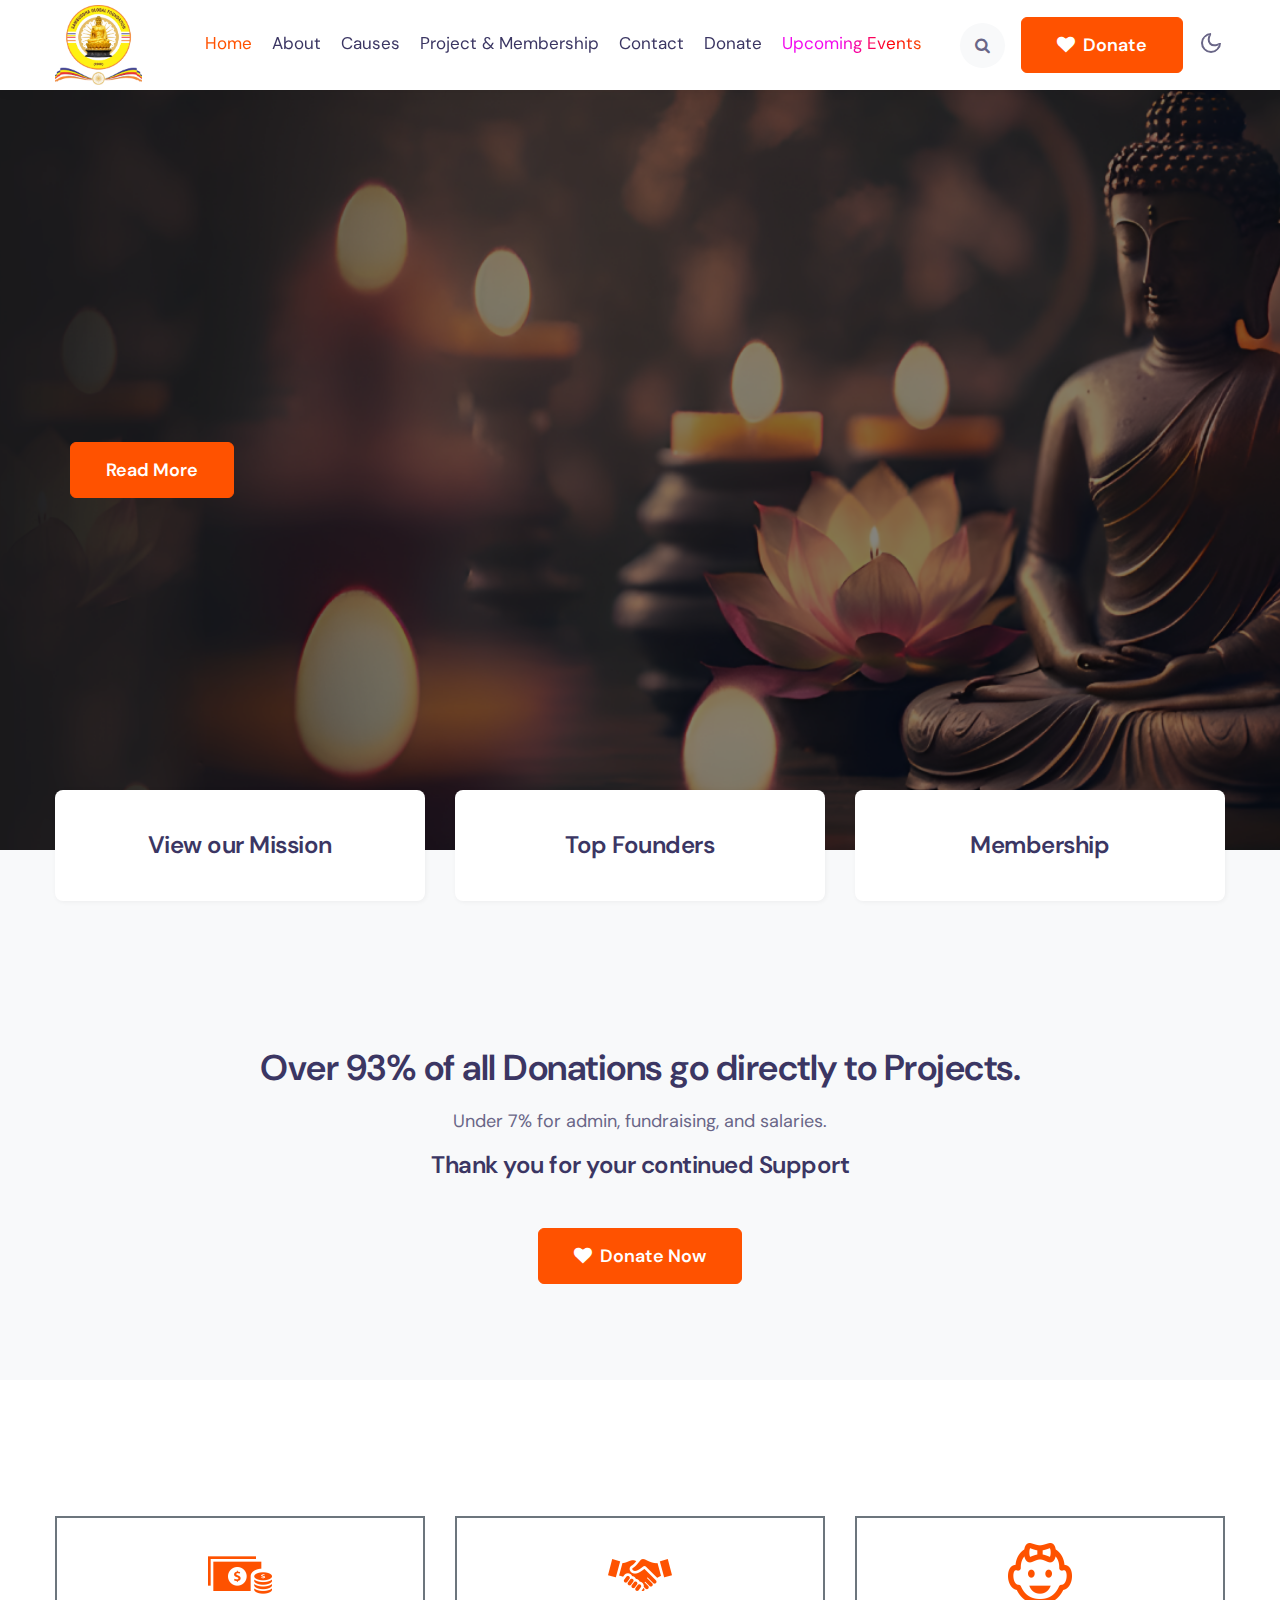
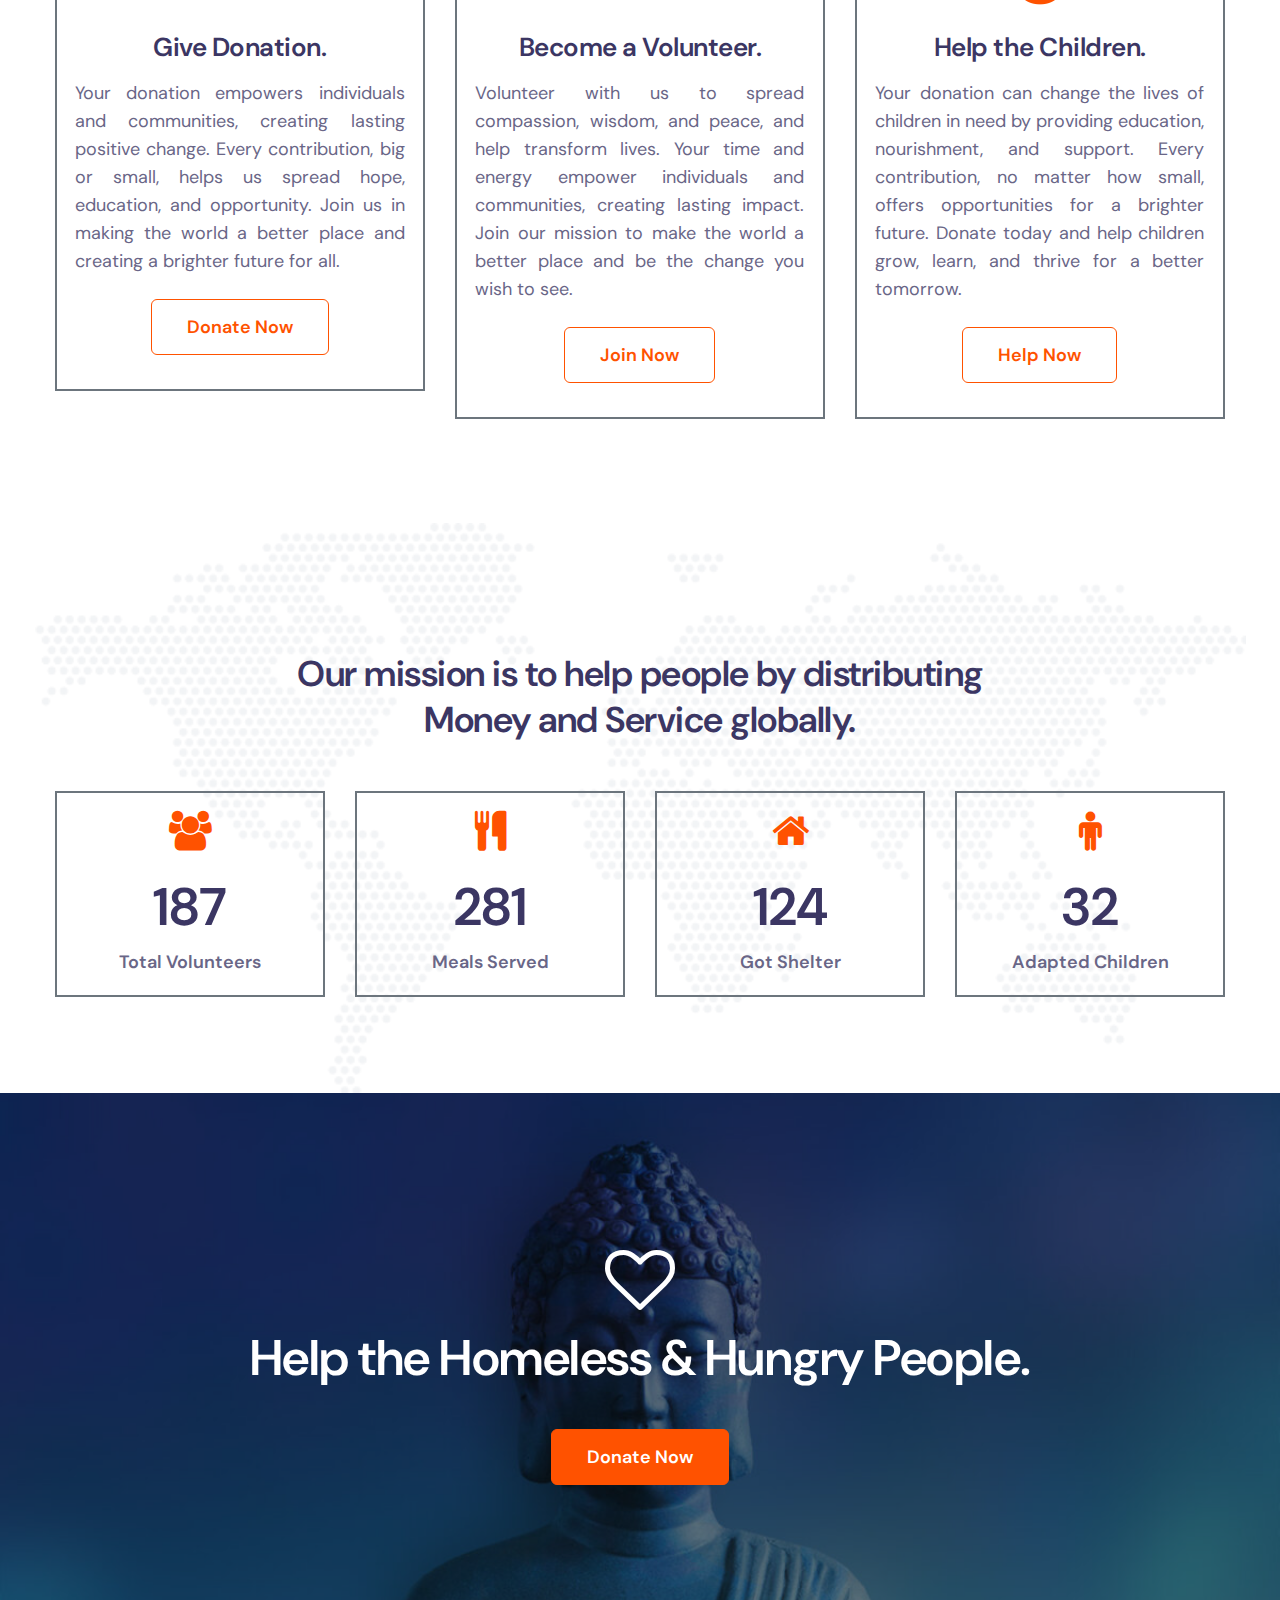
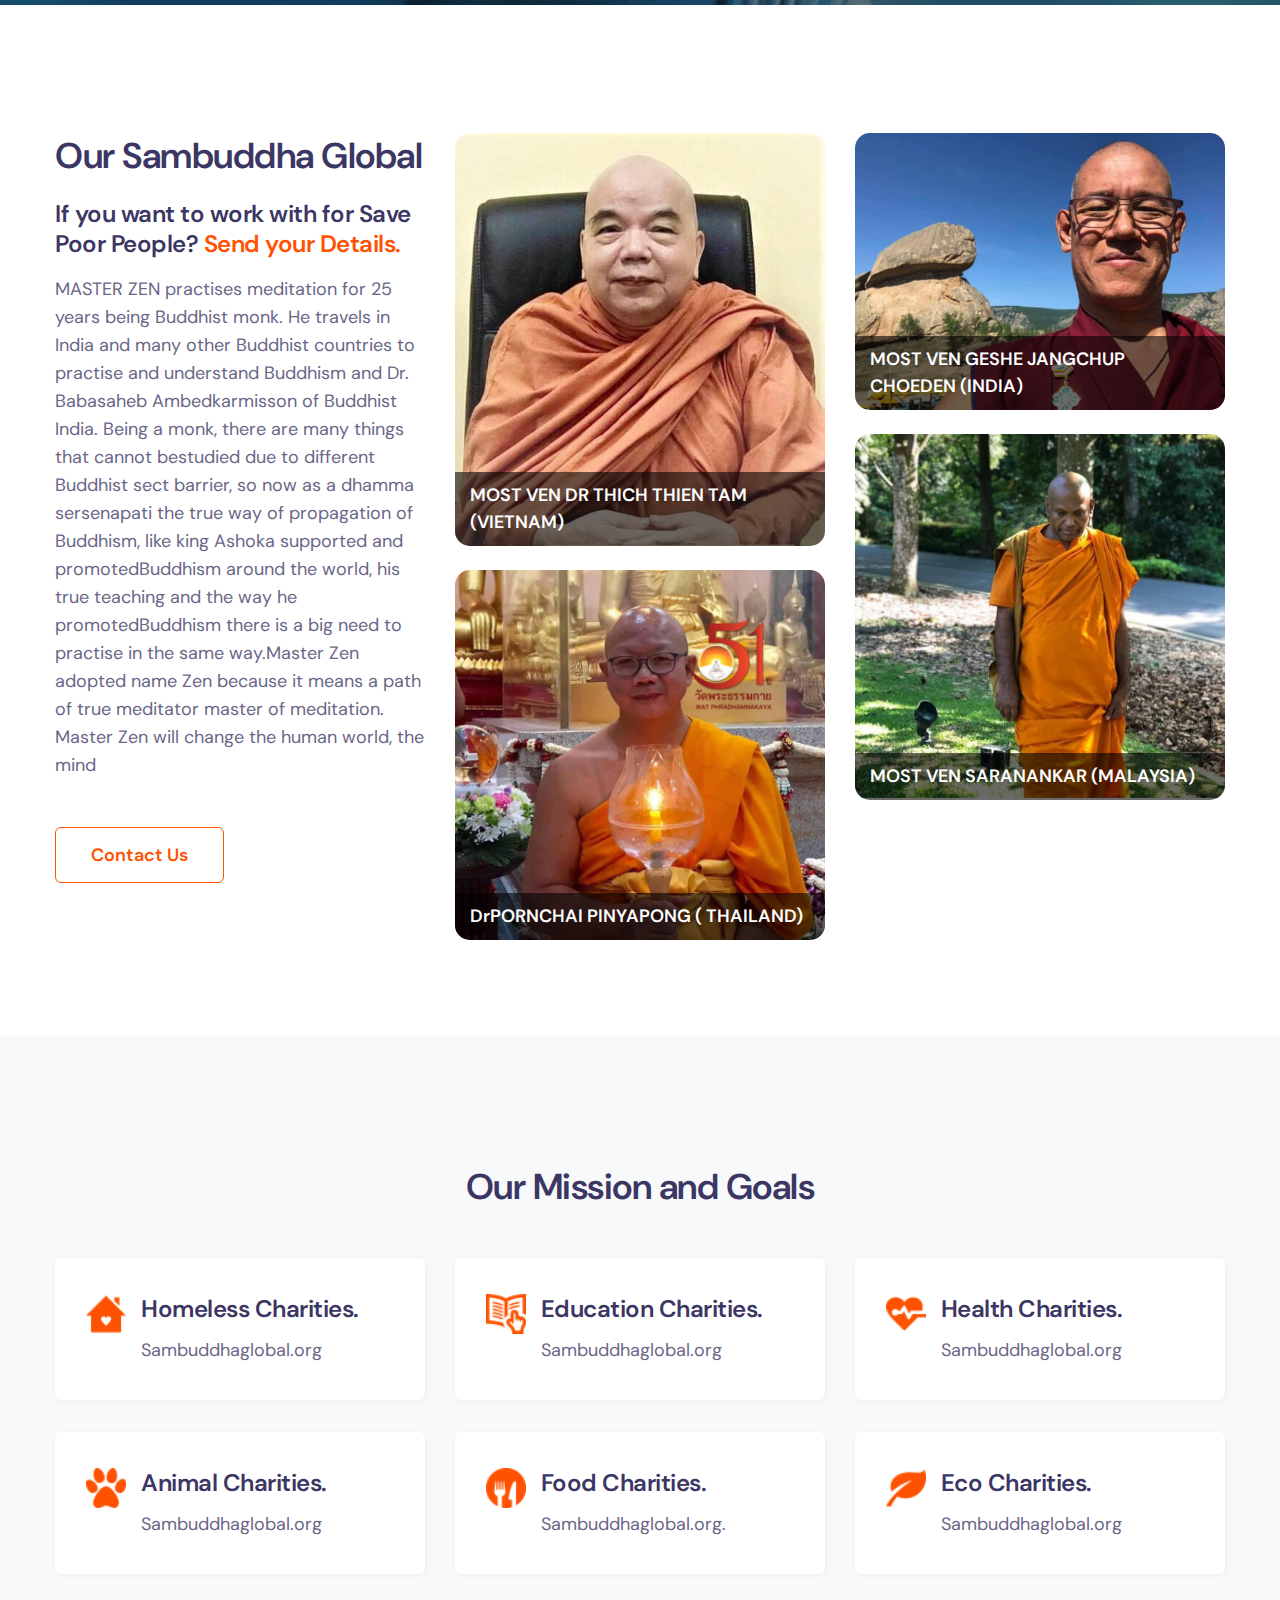
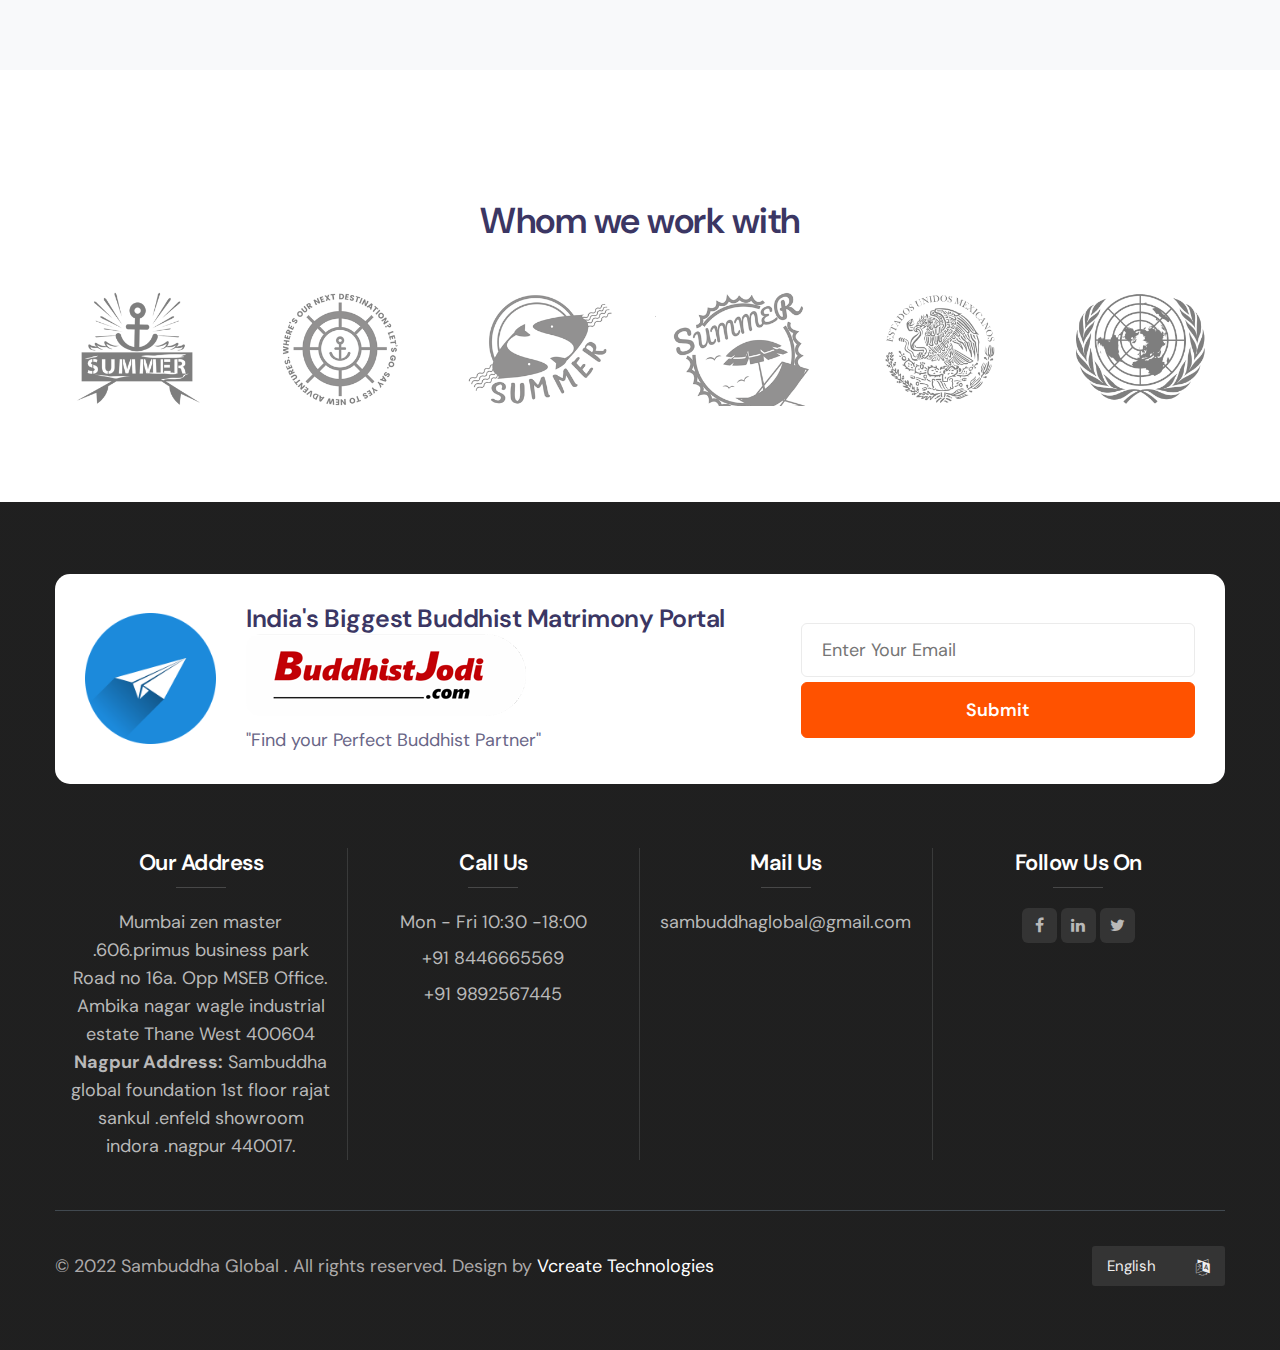
<file: index.html>
<!doctype html>
<html lang="en">

<head>
    <!-- Required meta tags -->
    <meta charset="utf-8">
    <meta name="viewport" content="width=device-width, initial-scale=1, shrink-to-fit=no">

    <title>Sambuddha Global | Home </title>

    <link href="//fonts.googleapis.com/css2?family=DM+Sans:wght@400;700&display=swap" rel="stylesheet">

    <!-- Template CSS -->
    <link rel="stylesheet" href="assets/css/style-starter.css">
</head>

<body>
    <!--header-->
    <header id="site-header" class="fixed-top">
        <div class="container">
            <nav class="navbar navbar-expand-lg stroke">
                <h1><a class="navbar-brand mr-lg-5" href="index.html">
                        <img src="assets/images/logo.png" alt="Your logo" title="Your logo" />
                    </a></h1>
                <!-- if logo is image enable this   
    <a class="navbar-brand" href="#index.html">
        <img src="image-path" alt="Your logo" title="Your logo" style="height:35px;" />
    </a> -->
                <button class="navbar-toggler  collapsed bg-gradient" type="button" data-toggle="collapse"
                    data-target="#navbarTogglerDemo02" aria-controls="navbarTogglerDemo02" aria-expanded="false"
                    aria-label="Toggle navigation">
                    <span class="navbar-toggler-icon fa icon-expand fa-bars"></span>
                    <span class="navbar-toggler-icon fa icon-close fa-times"></span>
                    </span>
                </button>

                <div class="collapse navbar-collapse" id="navbarTogglerDemo02">
                    <ul class="navbar-nav w-100">
                        <li class="nav-item active">
                            <a class="nav-link" href="index.html">Home <span class="sr-only">(current)</span></a>
                        </li>
                        <li class="nav-item @@about__active">
                            <a class="nav-link" href="about.html">About</a>
                        </li>
                        <li class="nav-item @@causes__active">
                            <a class="nav-link" href="causes.html">Causes</a>
                        </li>



                        <li class="nav-item @@contact__active">
                            <a class="nav-link" href="membership.html">Project & Membership</a>
                        </li>



                        <li class="nav-item @@contact__active">
                            <a class="nav-link" href="contact.html">Contact</a>
                        </li>


                        <li class="nav-item @@contact__active">
                            <a class="nav-link" href="donate.html">Donate</a>
                        </li>

                        <li class="nav-item @@contact__active">
                            <a class="nav-link upcoming-evnt" href="upcoming_events.html">Upcoming Events</a>
                        </li>



                        <li class="ml-lg-auto mr-lg-0 m-auto">
                            <!--/search-right-->
                            <div class="search-right">
                                <a href="#search" title="search"><span class="fa fa-search"
                                        aria-hidden="true"></span></a>
                                <!-- search popup -->
                                <div id="search" class="pop-overlay">
                                    <div class="popup">
                                        <h4 class="mb-3">Search here</h4>
                                        <form action="error.html" method="GET" class="search-box">
                                            <input type="search" placeholder="Enter Keyword" name="search"
                                                required="required" autofocus="">
                                            <button type="submit" class="btn btn-style btn-primary">Search</button>
                                        </form>

                                    </div>
                                    <a class="close" href="#close">×</a>
                                </div>
                                <!-- /search popup -->
                            </div>
                            <!--//search-right-->
                        </li>
                        <li class="align-self">
                            <a href="donate.html" class="btn btn-style btn-primary ml-lg-3 mr-lg-2"><span
                                    class="fa fa-heart mr-1"></span> Donate</a>
                        </li>
                    </ul>
                </div>
                <!-- toggle switch for light and dark theme -->
                <div class="mobile-position">
                    <nav class="navigation">
                        <div class="theme-switch-wrapper">
                            <label class="theme-switch" for="checkbox">
                                <input type="checkbox" id="checkbox">
                                <div class="mode-container">
                                    <i class="gg-sun"></i>
                                    <i class="gg-moon"></i>
                                </div>
                            </label>
                        </div>
                    </nav>
                </div>
                <!-- //toggle switch for light and dark theme -->
            </nav>
        </div>
    </header>
    <!-- //header -->
    <!-- main-slider -->
    <section class="w3l-main-slider" id="home">
        <div class="companies20-content">
            <div class="owl-theme">
                <div class="item">
                    <li>
                        <div class="banner-view">
                            <div class="banner-info">
                                <div class="container">
                                    <div class="banner-info-bg text-left d-flex">
                                        <div class="col-sm-12 col-md-12 col-lg-7">
                                            <p id="banner-paragraph"></p>
                                            <h5 id="banner-header"></h5>
                                            <a href="about.html" class="btn btn-primary btn-style">Read More</a>
                                        </div>
                                    </div>
                                </div>
                            </div>
                        </div>
                    </li>
                </div>
            </div>
        </div>
    </section>
    
    <!-- /main-slider -->
    <!-- banner image bottom shape -->
    <!-- <div class="position-relative">
        <div class="shape overflow-hidden">
            <svg viewBox="0 0 2880 48" fill="none" xmlns="http://www.w3.org/2000/svg">
                <path d="M0 48H1437.5H2880V0H2160C1442.5 52 720 0 720 0H0V48Z" fill="currentColor">
                </path>
            </svg>
        </div>
    </div> -->
    <!-- //banner image bottom shape -->
    <!-- home page block1 -->
    <section class="homeblock1">
        <div class="container">
            <div class="row">
                <div class="col-lg-4 col-md-6 col-sm-12">
                    <div class="box-wrap">
                        <h4><a href="#mission">View our Mission</a></h4>
                    </div>
                </div>
                <div class="col-lg-4 col-md-6 col-sm-12 mt-md-0 mt-sm-4 mt-3">
                    <div class="box-wrap">
                        <h4><a href="#team">Top Founders</a></h4>
                    </div>
                </div>
                <div class="col-lg-4 col-md-6 col-sm-12 mt-lg-0 mt-sm-4 mt-3">
                    <div class="box-wrap">
                        <h4><a href="membership.html">Membership</a></h4>
                    </div>
                </div>
            </div>
        </div>
    </section>
    <!-- //home page block1 -->
    <!-- middle -->
    <div class="middle py-5" id="facts">
        <div class="container pt-lg-3">
            <div class="welcome-left text-center py-md-5 py-3">
                <h3 class="title-big">Over 93% of all Donations go directly to Projects.</h3>
                <p class="my-3">Under 7% for admin, fundraising, and salaries.</p>
                <h4>Thank you for your continued Support </h4>
                <a href="donate.html" class="btn btn-style btn-primary mt-sm-5 mt-4"><span
                        class="fa fa-heart mr-1"></span>
                    Donate Now</a>
            </div>
        </div>
    </div>
    <!-- //middle -->

    <!-- /bottom-grids-->
    <section class="w3l-bottom-grids-6 py-5">
        <div class="container py-lg-5 py-md-4 py-2">
            <div class="grids-area-hny main-cont-wthree-fea row flex ">
                <div class="col-lg-4 col-md-6 grids-feature box-shdw">
                    <div class="area-box text-center my-2 set-card  ">
                        <img src="assets/images/donate.png" class="rounded mx-auto d-block" alt="">
                        <h4><a href="#feature" class="title-head text-center ">Give Donation.</a></h4>
                        <p class="mb-3">Your donation empowers individuals and communities, creating lasting positive
                            change. Every contribution, big or small, helps us spread hope, education, and opportunity.
                            Join us in making the world a better place and creating a brighter future for all.</p>
                        <a href="donate.html" class="btn btn-outline-primary btn-style my-2">Donate Now </a>
                    </div>
                </div>
                <div class="col-lg-4 col-md-6 grids-feature box-shdw mt-md-0 mt-5 ">
                    <div class="area-box text-center my-2 set-card  ">
                        <img src="assets/images/volunteer.png" alt="" class="rounded mx-auto d-block">
                        <h4><a href="#feature" class="title-head text-center">Become a Volunteer.</a></h4>
                        <p class="mb-3">Volunteer with us to spread compassion, wisdom, and peace, and help transform
                            lives. Your time and energy empower individuals and communities, creating lasting impact.
                            Join our mission to make the world a better place and be the change you wish to see.</p>
                        <a href="contact.html" class="btn btn-outline-primary btn-style my-2">Join Now </a>
                    </div>
                </div>
                <div class="col-lg-4 col-md-6 grids-feature box-shdw mt-lg-0 mt-5">
                    <div class="area-box text-center my-2 set-card  ">
                        <img src="assets/images/child.png" alt="" class="rounded mx-auto d-block">
                        <h4><a href="#feature" class="title-head text-center">Help the Children.</a></h4>
                        <p class="mb-3">Your donation can change the lives of children in need by providing education,
                            nourishment, and support. Every contribution, no matter how small, offers opportunities for
                            a brighter future. Donate today and help children grow, learn, and thrive for a better
                            tomorrow.</p>
                        <a href="donate.html" class="btn btn-outline-primary btn-style my-2">Help Now </a>
                    </div>
                </div>
            </div>
        </div>
    </section>
    <!-- //bottom-grids-->
    <!-- stats -->
    <section class="w3_stats py-5" id="stats">
        <div class="container py-lg-5 py-md-4 py-2">
            <div class="title-content text-center">
                <h3 class="title-big">Our mission is to help people by distributing Money and Service globally.</h3>
            </div>
            <div class="w3-stats text-center">
                <div class="row">
                    <div class="col-md-3 col-6 box-shdw">
                        <div class="counter area-box set-card">
                            <span class="fa fa-users"></span>
                            <div class="timer count-title count-number mt-3" data-to="1500" data-speed="1500"></div>
                            <p class="count-text ">Total Volunteers</p>
                        </div>
                    </div>
                    <div class="col-md-3 col-6 box-shdw">
                        <div class="counter area-box set-card">
                            <span class="fa fa-cutlery"></span>
                            <div class="timer count-title count-number mt-3" data-to="2256" data-speed="1500"></div>
                            <p class="count-text ">Meals Served</p>
                        </div>
                    </div>
                    <div class="col-md-3 col-6 box-shdw">
                        <div class="counter area-box set-card">
                            <span class="fa fa-home"></span>
                            <div class="timer count-title count-number mt-3" data-to="1000" data-speed="1500"></div>
                            <p class="count-text ">Got Shelter</p>
                        </div>
                    </div>
                    <div class="col-md-3 col-6 box-shdw">
                        <div class="counter area-box set-card">
                            <span class="fa fa-male"></span>
                            <div class="timer count-title count-number mt-3" data-to="260" data-speed="1500"></div>
                            <p class="count-text ">Adapted Children</p>
                        </div>
                    </div>
                </div>
            </div>
        </div>
    </section>
    <!-- //stats -->
    <!-- bg -->
    <div class="w3l-bg py-5">
        <div class="container py-lg-5 py-md-4">
            <div class="welcome-left text-center py-lg-4">
                <span class="fa fa-heart-o"></span>
                <h3 class="title-big">Help the Homeless & Hungry People.</h3>
                <a href="donate.html" class="btn btn-style btn-primary mt-sm-5 mt-4">Donate Now</a>
            </div>
        </div>
    </div>
    <!-- //bg -->
    <section class="w3l-index5 py-5" id="causes">
        <div class="container py-lg-5 py-md-4">
            <div class="row">
                <div class="col-lg-4">
                    <div class="header-section">
                        <h3 class="title-big">Our Sambuddha Global </h3>
                        <h4>If you want to work with for Save Poor People? <a href="#url">Send your Details.</a></h4>
                        <p class="mt-3 mb-lg-5 mb-4"> MASTER ZEN practises meditation for 25 years being Buddhist monk.
                            He travels in India and many other Buddhist countries to practise and understand Buddhism
                            and Dr. Babasaheb Ambedkarmisson of Buddhist India. Being a monk, there are many things that
                            cannot bestudied due to different Buddhist sect barrier, so now as a dhamma sersenapati the
                            true way of propagation of Buddhism, like king Ashoka supported and promotedBuddhism around
                            the world, his true teaching and the way he promotedBuddhism there is a big need to practise
                            in the same way.Master Zen adopted name Zen because it means a path of true meditator master
                            of meditation. Master Zen will change the human world, the mind</p>
                    </div>
                    <a href="contact.html" class="btn btn-outline-primary btn-style">Contact Us</a>
                </div>
                <div class="col-lg-4 col-md-6 mt-lg-0 mt-5">
                    <div class="img-block">
                        <a href="causes.html">
                            <img src="assets/images/1.jpeg" class="img-fluid radius-image-full" alt="image" />
                            <span class="title">MOST VEN DR THICH THIEN TAM (VIETNAM)</span>
                        </a>
                    </div>
                    <div class="img-block mt-4">
                        <a href="causes.html"> <img src="assets/images/2.jpeg" class="img-fluid radius-image-full"
                                alt="image" />
                            <span class="title">DrPORNCHAI PINYAPONG ( THAILAND)</span>
                        </a>
                    </div>
                </div>
                <div class="col-lg-4 col-md-6 mt-lg-0 mt-md-5 mt-4">
                    <div class="img-block">
                        <a href="causes.html"> <img src="assets/images/3.jpeg" class="img-fluid radius-image-full"
                                alt="image" />
                            <span class="title">MOST VEN GESHE JANGCHUP CHOEDEN (INDIA)</span>
                        </a>
                    </div>
                    <div class="img-block mt-4">
                        <a href="causes.html">
                            <img src="assets/images/4.jpeg" class="img-fluid radius-image-full" alt="image" />
                            <span class="title">MOST VEN SARANANKAR (MALAYSIA)</span>
                        </a>
                    </div>
                </div>
            </div>
        </div>
    </section>

    <section class="w3-services-ab py-5" id="mission">
        <div class="container py-lg-5 py-md-4">
            <h3 class="title-big text-center mb-5">Our Mission and Goals</h3>
            <div class="w3-services-grids">
                <div class="fea-gd-vv row">
                    <div class="col-lg-4 col-md-6">
                        <div class="float-lt feature-gd">
                            <div class="icon">
                                <img src="assets/images/home.png" alt="" class="img-fluid">
                            </div>
                            <div class="icon-info">
                                <h5>Homeless Charities.</h5>
                                <p> Sambuddhaglobal.org</p>

                            </div>
                        </div>
                    </div>
                    <div class="col-lg-4 col-md-6 mt-md-0 mt-4">
                        <div class="float-mid feature-gd">
                            <div class="icon">
                                <img src="assets/images/education.png" alt="" class="img-fluid">
                            </div>
                            <div class="icon-info">
                                <h5>Education Charities.</h5>
                                <p> Sambuddhaglobal.org</p>
                            </div>
                        </div>
                    </div>
                    <div class="col-lg-4 col-md-6 mt-lg-0 mt-4">
                        <div class="float-rt feature-gd">
                            <div class="icon">
                                <img src="assets/images/health.png" alt="" class="img-fluid">
                            </div>
                            <div class="icon-info">
                                <h5>Health Charities.</h5>
                                <p> Sambuddhaglobal.org</p>
                            </div>
                        </div>
                    </div>
                    <div class="col-lg-4 col-md-6 mt-4 pt-md-2">
                        <div class="float-lt feature-gd">
                            <div class="icon">
                                <img src="assets/images/icon1.png" alt="" class="img-fluid">
                            </div>
                            <div class="icon-info">
                                <h5>Animal Charities.</h5>
                                <p> Sambuddhaglobal.org</p>

                            </div>
                        </div>
                    </div>
                    <div class="col-lg-4 col-md-6 mt-4 pt-md-2">
                        <div class="float-lt feature-gd">
                            <div class="icon">
                                <img src="assets/images/food.png" alt="" class="img-fluid">
                            </div>
                            <div class="icon-info">
                                <h5>Food Charities.</h5>
                                <p> Sambuddhaglobal.org.</p>

                            </div>
                        </div>
                    </div>
                    <div class="col-lg-4 col-md-6 mt-4 pt-md-2">
                        <div class="float-lt feature-gd">
                            <div class="icon">
                                <img src="assets/images/eco.png" alt="" class="img-fluid">
                            </div>
                            <div class="icon-info">
                                <h5>Eco Charities.</h5>
                                <p> Sambuddhaglobal.org</p>

                            </div>
                        </div>
                    </div>
                </div>
            </div>
        </div>
    </section>

    <section class="w3l-clients py-5" id="clients">
        <div class="call-w3 py-lg-5 py-md-4">
            <div class="container">
                <h3 class="title-big text-center">Whom we work with</h3>
                <div class="company-logos text-center mt-5">
                    <div class="row logos">
                        <div class="col-lg-2 col-md-3 col-4">
                            <img src="assets/images/brand1.png" alt="" class="img-fluid">
                        </div>
                        <div class="col-lg-2 col-md-3 col-4">
                            <img src="assets/images/brand2.png" alt="" class="img-fluid">
                        </div>
                        <div class="col-lg-2 col-md-3 col-4">
                            <img src="assets/images/brand3.png" alt="" class="img-fluid">
                        </div>
                        <div class="col-lg-2 col-md-3 col-4 mt-md-0 mt-4">
                            <img src="assets/images/brand4.png" alt="" class="img-fluid">
                        </div>
                        <div class="col-lg-2 col-md-3 col-4 mt-lg-0 mt-4">
                            <img src="assets/images/brand5.png" alt="" class="img-fluid">
                        </div>
                        <div class="col-lg-2 col-md-3 col-4 mt-lg-0 mt-4">
                            <img src="assets/images/brand6.png" alt="" class="img-fluid">
                        </div>
                    </div>
                </div>
            </div>
        </div>
    </section>
    <!-- footer 14 -->
    <div class="w3l-footer-main">
        <div class="w3l-sub-footer-content">
            <section class="_form-3">
                <div class="form-main">
                    <div class="container">
                        <div class="middle-section grid-column top-bottom">
                            <div class="image grid-three-column">
                                <img src="assets/images/subscribe.png" alt="" class="img-fluid radius-image-full">
                            </div>
                            <div class="text-grid grid-three-column">




                                <h2>India's Biggest Buddhist Matrimony Portal</h2>



                                <a href="https://www.buddhistjodi.com/matrimony/register"><img
                                        src="assets/images/logoBJ.png" class="img-fuild radius-image-full" alt=""></a>

                                <p>"Find your Perfect Buddhist Partner"</P>

                            </div>
                            <div class="form-text grid-three-column">
                                <form action="/" method="GET">
                                    <input type="email" name=" placeholder" placeholder="Enter Your Email" required="">
                                    <button type="submit" class="btn btn-style btn-primary">Submit</button>
                                </form>
                            </div>
                        </div>
                    </div>
                </div>
            </section>
            <!-- Footers-14 -->
            <footer class="footer-14">
                <div id="footers14-block">
                    <div class="container">
                        <div class="footers20-content">
                            <div class="d-grid grid-col-4 grids-content">
                                <div class="column">
                                    <h4>Our Address</h4>
                                    <p> Mumbai zen master .606.primus business park Road no 16a. Opp MSEB Office. Ambika
                                        nagar wagle industrial estate Thane West 400604<br>
                                        <b>
                                            Nagpur Address:</b> Sambuddha global foundation 
                                            1st floor rajat sankul .enfeld showroom indora .nagpur 440017.
                                    </p>
                                </div>
                                <div class="column">
                                    <h4>Call Us</h4>
                                    <p>Mon - Fri 10:30 -18:00</p>
                                    <p class="py-2"><a href="tel:+91 8446665569">+91&nbsp;8446665569</a></p>
                                    <p><a href="tel:+91 9892567445">+91&nbsp;9892567445</a></p>

                                </div>
                                <div class="column">
                                    <h4>Mail Us</h4>
                                    <p><a href="mailto:sambuddhaglobal@gmail.com

">sambuddhaglobal@gmail.com

                                        </a></p>

                                </div>
                                <div class="column">








                                    <h4>Follow Us On</h4>
                                    <ul>
                                        <li><a href="#facebook"><span class="fa fa-facebook"
                                                    aria-hidden="true"></span></a>
                                        </li>
                                        <li><a href="#linkedin"><span class="fa fa-linkedin"
                                                    aria-hidden="true"></span></a>
                                        </li>
                                        <li><a href="#twitter"><span class="fa fa-twitter"
                                                    aria-hidden="true"></span></a>
                                        </li>




                                    </ul>
                                </div>
                            </div>
                        </div>
                        <div class="footers14-bottom d-flex">
                            <div class="copyright">
                                <p>© 2022 Sambuddha Global . All rights reserved. Design by <a
                                        href="https://vcreatetech.com/" target="_blank">Vcreate Technologies </a></p>
                            </div>
                            <div class="language-select d-flex">
                                <span class="fa fa-language" aria-hidden="true"></span>
                                <select>
                                    <option>English</option>
                                    <option>Estonina</option>
                                    <option>Deutsch</option>
                                    <option>Nederlan;ds</option>
                                </select>
                            </div>
                        </div>
                    </div>
                </div>
                <!-- move top -->
                <button onclick="topFunction()" id="movetop" title="Go to top">
                    &uarr;
                </button>
                <script>
                    // When the user scrolls down 20px from the top of the document, show the button
                    window.onscroll = function () {
                        scrollFunction()
                    };

                    function scrollFunction() {
                        if (document.body.scrollTop > 20 || document.documentElement.scrollTop > 20) {
                            document.getElementById("movetop").style.display = "block";
                        } else {
                            document.getElementById("movetop").style.display = "none";
                        }
                    }

                    // When the user clicks on the button, scroll to the top of the document
                    function topFunction() {
                        document.body.scrollTop = 0;
                        document.documentElement.scrollTop = 0;
                    }
                </script>
                <!-- /move top -->

            </footer>
            <!-- Footers-14 -->
        </div>
    </div>
    <!-- //footer 14 -->

    <script src="assets/js/jquery-3.3.1.min.js"></script> <!-- Common jquery plugin -->

    <script src="assets/js/theme-change.js"></script><!-- theme switch js (light and dark)-->
    <script src="assets/js/owl.carousel.js"></script>

    <!-- script for banner slider-->
    <script>
        $(document).ready(function () {
            $('.owl-one').owlCarousel({
                loop: true,
                dots: false,
                margin: 0,
                nav: true,
                responsiveClass: true,
                autoplay: true,
                autoplayTimeout: 5000,
                autoplaySpeed: 1000,
                autoplayHoverPause: false,
                responsive: {
                    0: {
                        items: 1
                    },
                    480: {
                        items: 1
                    },
                    667: {
                        items: 1
                    },
                    1000: {
                        items: 1
                    }
                }
            })
        })
    </script>
    <!-- //script -->

    <!-- script for tesimonials carousel slider -->
    <script>
        $(document).ready(function () {
            $("#owl-demo1").owlCarousel({
                loop: true,
                margin: 20,
                nav: false,
                responsiveClass: true,
                responsive: {
                    0: {
                        items: 1
                    },
                    736: {
                        items: 1
                    },
                    1000: {
                        items: 2,
                        loop: false
                    }
                }
            })
        })
    </script>
    <!-- //script for tesimonials carousel slider -->

    <script src="assets/js/counter.js"></script>

    <!--/MENU-JS-->
    <script>
        $(window).on("scroll", function () {
            var scroll = $(window).scrollTop();

            if (scroll >= 80) {
                $("#site-header").addClass("nav-fixed");
            } else {
                $("#site-header").removeClass("nav-fixed");
            }
        });

        //Main navigation Active Class Add Remove
        $(".navbar-toggler").on("click", function () {
            $("header").toggleClass("active");
        });
        $(document).on("ready", function () {
            if ($(window).width() > 991) {
                $("header").removeClass("active");
            }
            $(window).on("resize", function () {
                if ($(window).width() > 991) {
                    $("header").removeClass("active");
                }
            });
        });
    </script>
    <!--//MENU-JS-->

    <!-- disable body scroll which navbar is in active -->
    <script>
        $(function () {
            $('.navbar-toggler').click(function () {
                $('body').toggleClass('noscroll');
            })
        });
    </script>
    <!-- //disable body scroll which navbar is in active -->

    <!--bootstrap-->
    <script src="assets/js/bootstrap.min.js"></script>
    <!-- //bootstrap-->

    <!-- hero section content update -->
     <script>
       const paragraphs = [
    "Sambuddha Global",
    "Save Buddhist Monk",
    "Unconditional Help",
    "Unconditional Help"
];

const headers = [
    "Charity, Faith and Hope. Help the Homeless. Charity life.",
    "Donate with Kindness. Every amount Donated by you Counts.",
    "Give a Helping hand. We all need to come together. Our Mission.",
    "Should Children suffer this way? Don't leave Orphans alone"
];

let pIndex = 0;
let hIndex = 0;

function updateText() {
    // Get elements to update
    const paragraphElement = document.getElementById("banner-paragraph");
    const headerElement = document.getElementById("banner-header");

    // Add fade-out class to animate disappearing
    paragraphElement.classList.add('fade');
    headerElement.classList.add('fade');

    // Change text after 1s (to allow fade-out animation)
    setTimeout(() => {
        paragraphElement.textContent = paragraphs[pIndex];
        headerElement.textContent = headers[hIndex];

        // Remove fade class for the next animation
        paragraphElement.classList.remove('fade');
        headerElement.classList.remove('fade');

        // Add the slide-in effect class to both elements
        paragraphElement.classList.add('slideInText');
        headerElement.classList.add('slideInText');

        // Update indexes for the next iteration
        pIndex = (pIndex + 1) % paragraphs.length;
        hIndex = (hIndex + 1) % headers.length;
    }, 1000); // 1000ms delay for fading out

}

// Call the function to update text every 10 seconds
setInterval(updateText, 10000); // 10000ms = 10 seconds

// Initial update
updateText();

     </script>
</body>

</html>
</file>
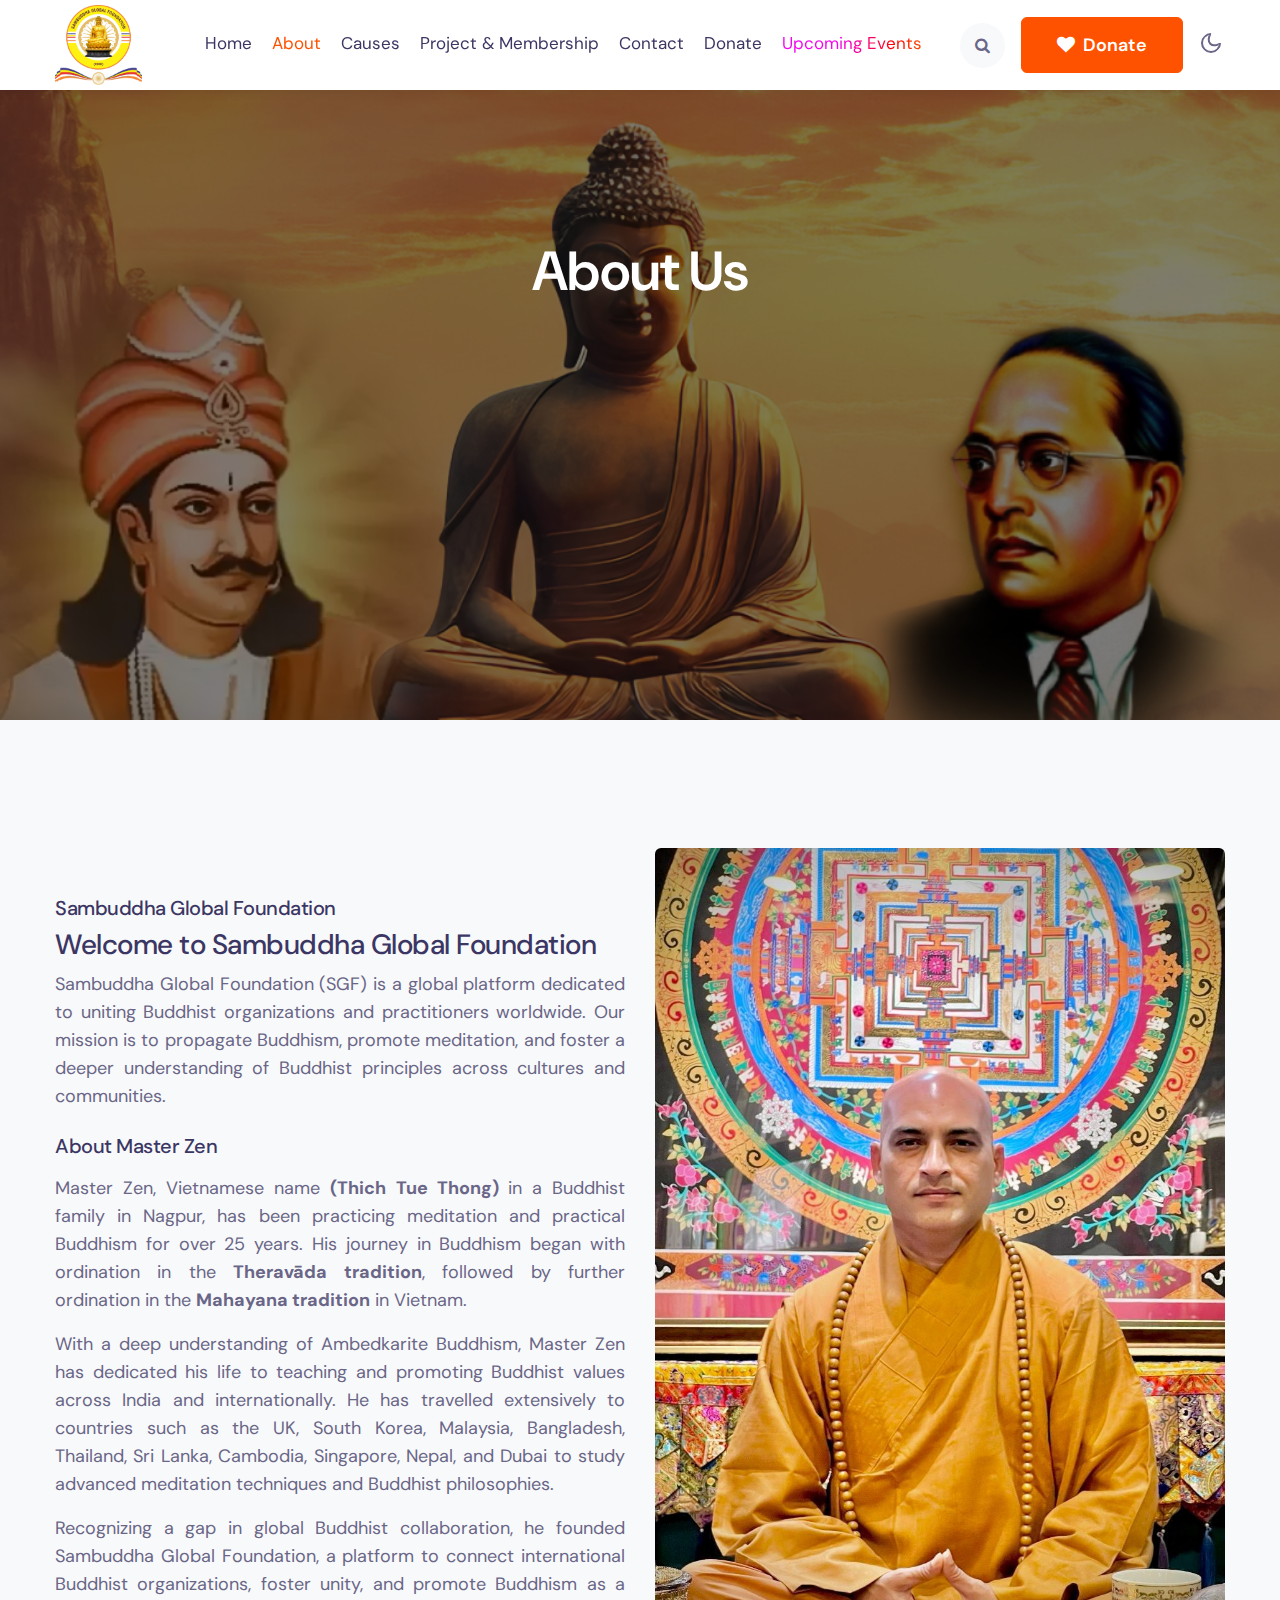
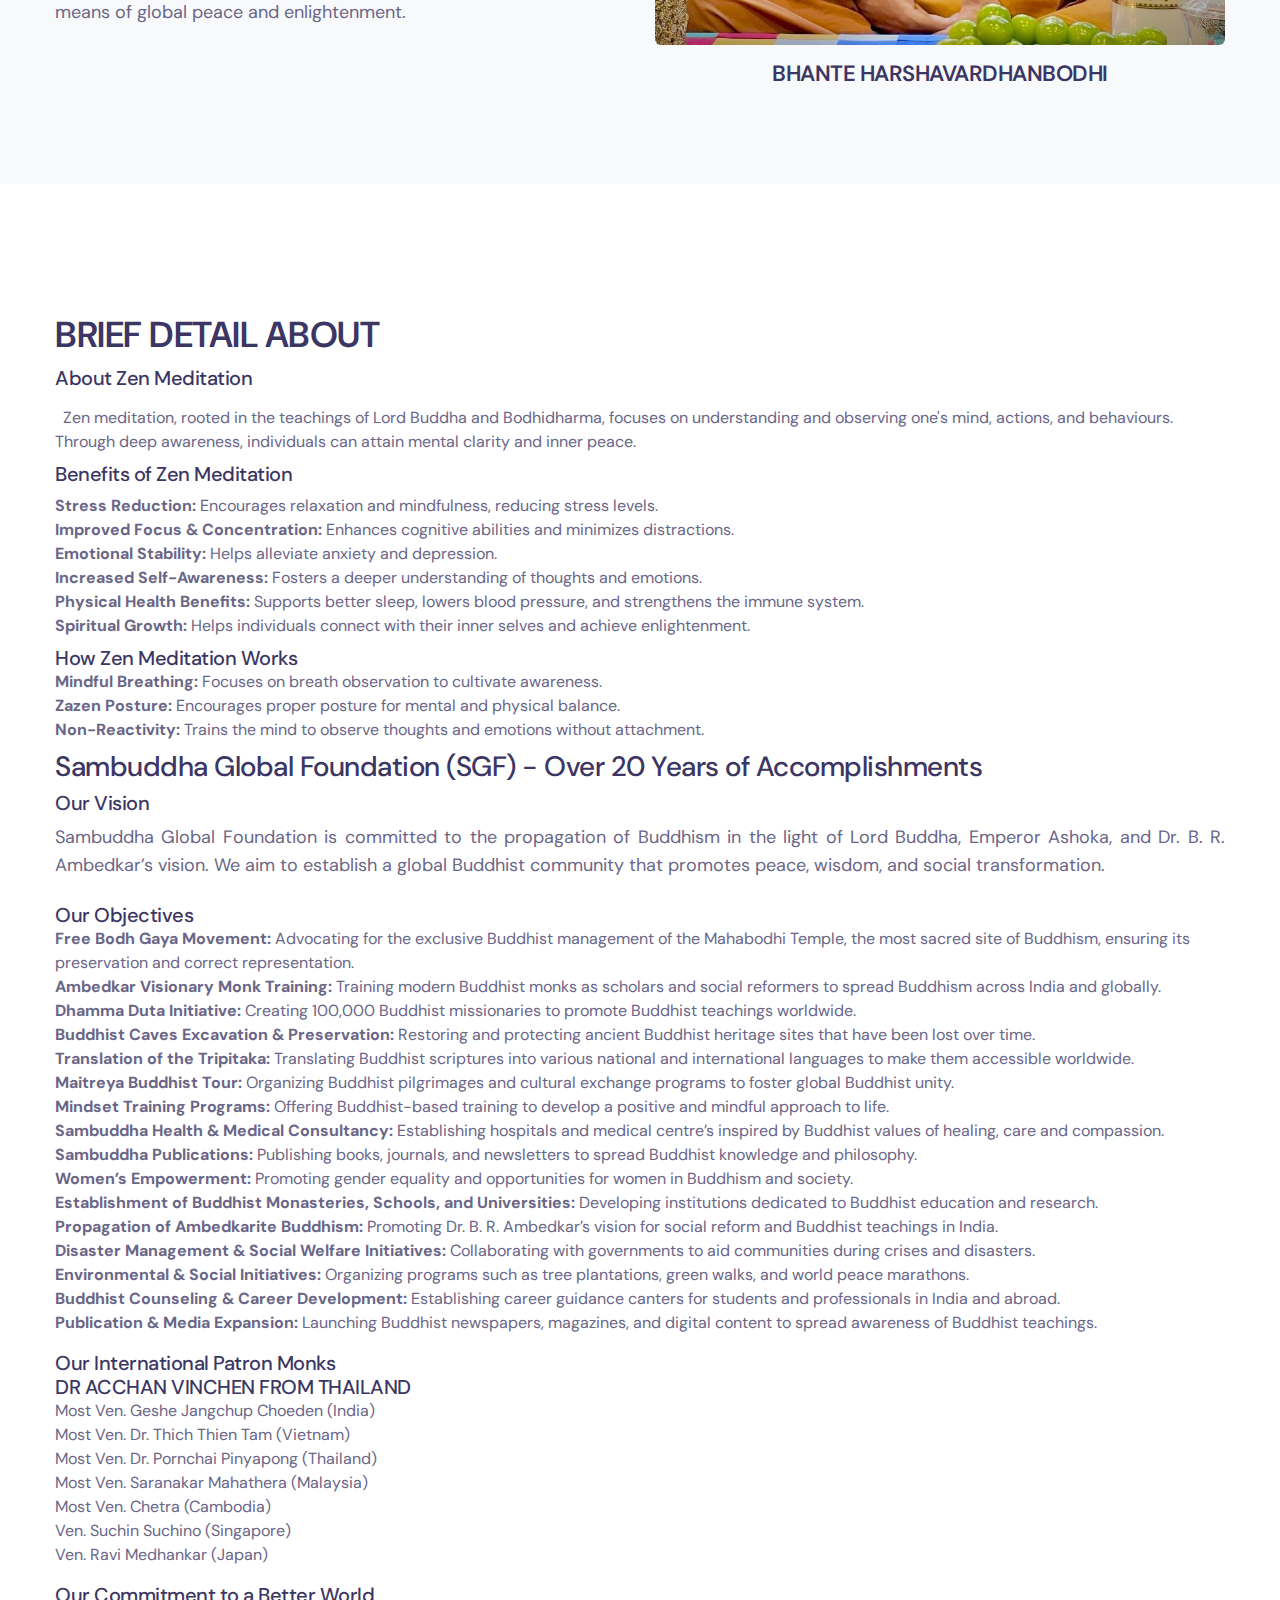
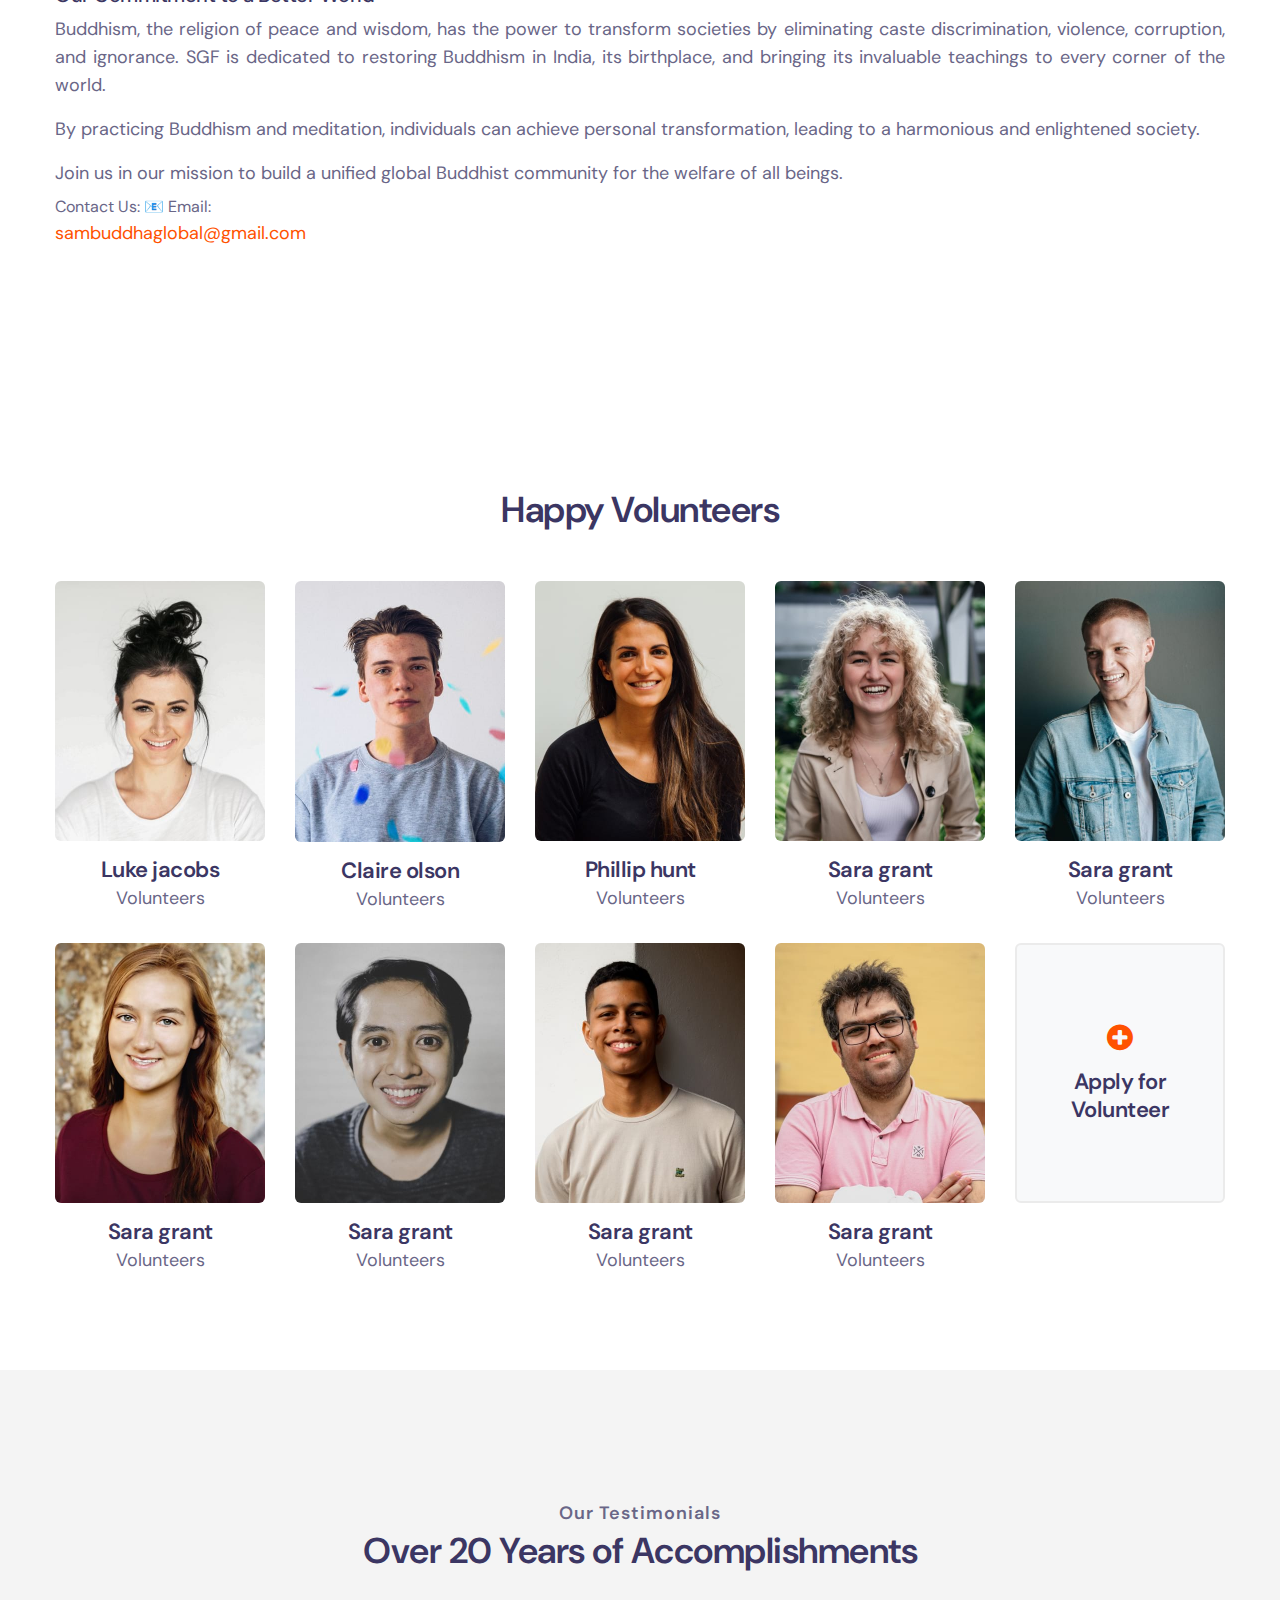
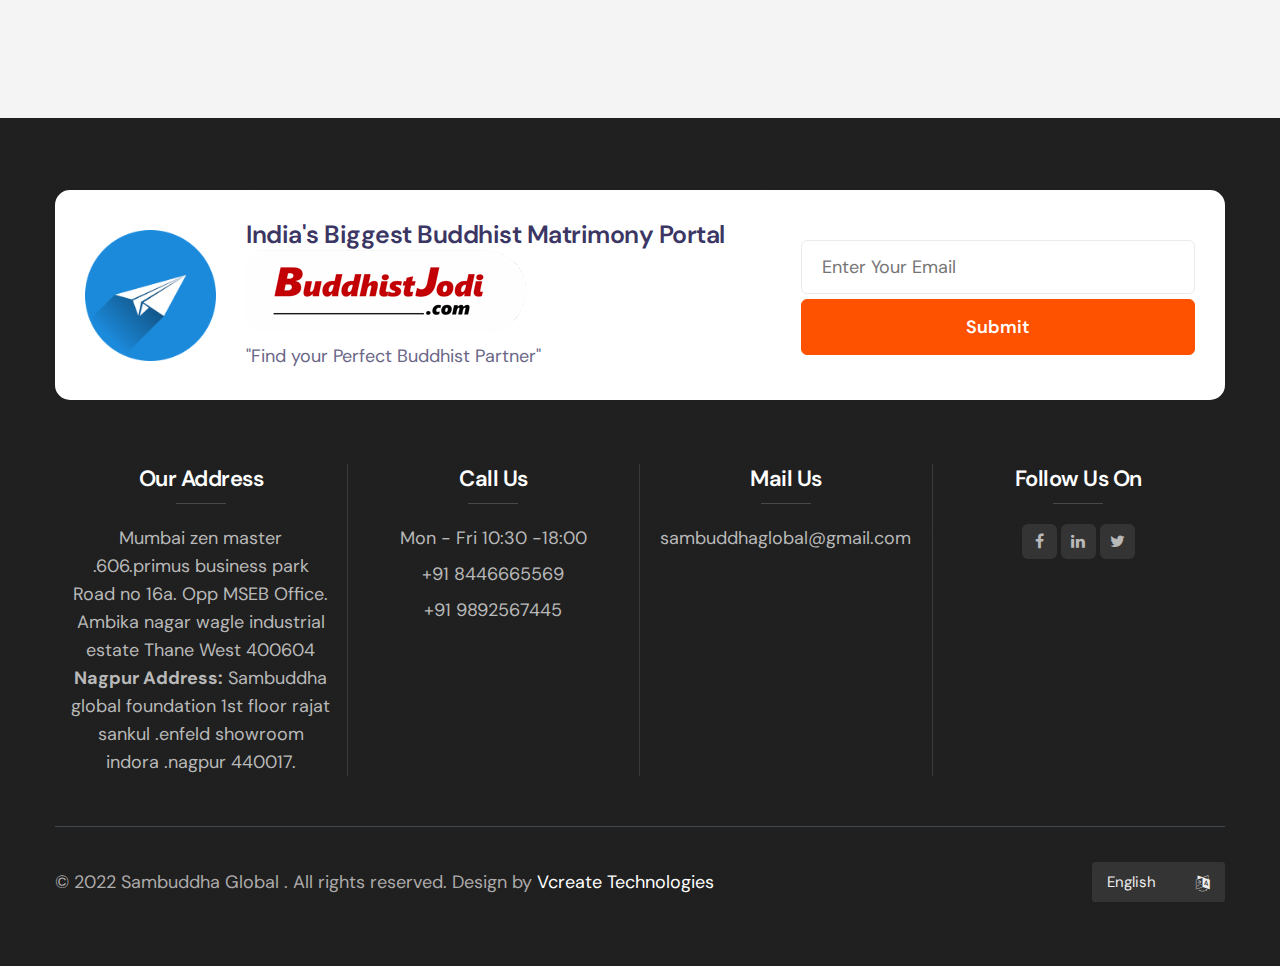
<file: about.html>
<!doctype html>
<html lang="en">

<head>
  <!-- Required meta tags -->
  <meta charset="utf-8">
  <meta name="viewport" content="width=device-width, initial-scale=1, shrink-to-fit=no">

  <title>Sambuddha global | About Us </title>

  <link href="//fonts.googleapis.com/css2?family=DM+Sans:wght@400;700&display=swap" rel="stylesheet">

  <!-- Template CSS -->
  <link rel="stylesheet" href="assets/css/style-starter.css">
</head>

<body>
  <!--header-->
  <header id="site-header" class="fixed-top">
    <div class="container">
      <nav class="navbar navbar-expand-lg stroke">
        <h1><a class="navbar-brand mr-lg-5" href="index.html">
            <img src="assets/images/logo.png" alt="Your logo" title="Your logo" />
          </a></h1>
        <!-- if logo is image enable this   
<a class="navbar-brand" href="#index.html">
    <img src="image-path" alt="Your logo" title="Your logo" style="height:35px;" />
</a> -->
        <button class="navbar-toggler  collapsed bg-gradient" type="button" data-toggle="collapse"
          data-target="#navbarTogglerDemo02" aria-controls="navbarTogglerDemo02" aria-expanded="false"
          aria-label="Toggle navigation">
          <span class="navbar-toggler-icon fa icon-expand fa-bars"></span>
          <span class="navbar-toggler-icon fa icon-close fa-times"></span>
          </span>
        </button>

        <div class="collapse navbar-collapse" id="navbarTogglerDemo02">
          <ul class="navbar-nav w-100">
            <li class="nav-item @@home__active">
              <a class="nav-link" href="index.html">Home <span class="sr-only">(current)</span></a>
            </li>
            <li class="nav-item active @@about__active">
              <a class="nav-link" href="about.html">About</a>
            </li>
            <li class="nav-item @@causes__active">
              <a class="nav-link" href="causes.html">Causes</a>
            </li>



            <li class="nav-item @@contact__active">
              <a class="nav-link" href="membership.html">Project & Membership</a>
            </li>



            <li class="nav-item @@contact__active">
              <a class="nav-link" href="contact.html">Contact</a>
            </li>


            <li class="nav-item @@contact__active">
              <a class="nav-link" href="donate.html">Donate</a>
            </li>

            <li class="nav-item @@contact__active">
              <a class="nav-link upcoming-evnt" href="upcoming_events.html">Upcoming Events</a>
            </li>



            <li class="ml-lg-auto mr-lg-0 m-auto">
              <!--/search-right-->
              <div class="search-right">
                <a href="#search" title="search"><span class="fa fa-search" aria-hidden="true"></span></a>
                <!-- search popup -->
                <div id="search" class="pop-overlay">
                  <div class="popup">
                    <h4 class="mb-3">Search here</h4>
                    <form action="error.html" method="GET" class="search-box">
                      <input type="search" placeholder="Enter Keyword" name="search" required="required" autofocus="">
                      <button type="submit" class="btn btn-style btn-primary">Search</button>
                    </form>

                  </div>
                  <a class="close" href="#close">×</a>
                </div>
                <!-- /search popup -->
              </div>
              <!--//search-right-->
            </li>
            <li class="align-self">
              <a href="donate.html" class="btn btn-style btn-primary ml-lg-3 mr-lg-2"><span
                  class="fa fa-heart mr-1"></span> Donate</a>
            </li>
          </ul>
        </div>
        <!-- toggle switch for light and dark theme -->
        <div class="mobile-position">
          <nav class="navigation">
            <div class="theme-switch-wrapper">
              <label class="theme-switch" for="checkbox">
                <input type="checkbox" id="checkbox">
                <div class="mode-container">
                  <i class="gg-sun"></i>
                  <i class="gg-moon"></i>
                </div>
              </label>
            </div>
          </nav>
        </div>
        <!-- //toggle switch for light and dark theme -->
      </nav>
    </div>
  </header>
  <!-- //header -->
  <div class="inner-banner">
    <section class="w3l-breadcrumb py-5">
      <div class="container py-lg-5 py-md-3">
        <h2 class="title">About Us</h2>
      </div>
    </section>
  </div>
  <!-- banner bottom shape -->
  <!-- <div class="position-relative">
    <div class="shape overflow-hidden">
      <svg viewBox="0 0 2880 48" fill="none" xmlns="http://www.w3.org/2000/svg">
        <path d="M0 48H1437.5H2880V0H2160C1442.5 52 720 0 720 0H0V48Z" fill="currentColor"></path>
      </svg>
    </div>
  </div> -->
  <!-- banner bottom shape -->
  <section class="w3l-aboutblock1 py-5" id="about">
    <div class="container py-lg-5 py-md-3">
      <div class="row">
        <div class="col-lg-6 mt-5">
          <!-- <h5 class="title-small">Sambuddha Global Foundation About Us</h5>
          <h3 class="title-big">Welcome to Sambuddha</h3>
          <p class="mt-3"> -->


          <!-- accordian section starts -->
          <!-- Accordion Section starts here -->
          <!-- <div class="accordion" id="accordionExample">
            <div class="card">
              <div class="card-header" id="headingOne">
                <h5 class="mb-0">
                  <button class="btn btn-link" type="button" data-toggle="collapse" data-target="#collapseOne"
                    aria-expanded="true" aria-controls="collapseOne">
                    Welcome To SAMBUDDHA WORLD
                  </button>
                </h5>
              </div>

              <div id="collapseOne" class="collapse show" aria-labelledby="headingOne" data-parent="#accordionExample">
                <div class="card-body p-3">
                 <p> Babasaheb Dr. B. R. Ambedkar embraced Buddhism in 1956 with 5 lakh followers in Nagpur, central India.

                  Ven. Bhante Harshavardhan Bodhi, born into a Buddhist family in Nagpur, has been practicing meditation and studying Buddhism for 28 years to understand Ambedkarism. Ordained in the Buddha Sasana 28 years ago, he teaches Buddhism across several states in India, including Punjab, Haryana, Delhi, Goa, Karnataka, Gujarat, and Mumbai. He has traveled to many Buddhist countries, such as the UK, South Korea, Malaysia, Thailand, Sri Lanka, Cambodia, Singapore, and Nepal, to deepen his knowledge of Buddhism.
                
                </p>
                </div>
              </div>
            </div>

            <div class="card">
              <div class="card-header" id="headingTwo">
                <h5 class="mb-0">
                  <button class="btn btn-link collapsed" type="button" data-toggle="collapse" data-target="#collapseTwo"
                    aria-expanded="false" aria-controls="collapseTwo">
                    Ven. Bhante Harshavardhan Bodhi’s Background
                  </button>
                </h5>
              </div>
              <div id="collapseTwo" class="collapse" aria-labelledby="headingTwo" data-parent="#accordionExample">
                <div class="card-body p-3">
                  <p class="set-text">
                    Ven. Bhante Harshavardhan Bodhi was born into a Buddhist family in Nagpur. He has been practicing
                  meditation and practical Buddhism for the last 28 years to better understand both Ambedkarism and
                  Buddhism.
                  </p>
                </div>
              </div>
            </div>

            <div class="card">
              <div class="card-header" id="headingThree">
                <h5 class="mb-0">
                  <button class="btn btn-link collapsed" type="button" data-toggle="collapse"
                    data-target="#collapseThree" aria-expanded="false" aria-controls="collapseThree">
                    Ven. Bhante Harshavardhan Bodhi’s Journey
                  </button>
                </h5>
              </div>
              <div id="collapseThree" class="collapse" aria-labelledby="headingThree" data-parent="#accordionExample">
                <div class="card-body p-3">
                  <p class="set-text">
                    Ven. Bhanteji was ordained in Buddha Sāsana 28 years ago. He has been practicing and preaching
                  Buddhism in several states across India, including Punjab, Haryana, Delhi, Goa, Karnataka, Gujarat,
                  and Mumbai, Maharashtra.
                  </p>
                </div>
              </div>
            </div>

            <div class="card">
              <div class="card-header" id="headingFour">
                <h5 class="mb-0">
                  <button class="btn btn-link collapsed" type="button" data-toggle="collapse"
                    data-target="#collapseFour" aria-expanded="false" aria-controls="collapseFour">
                    Sambuddha Global Foundation’s Mission
                  </button>
                </h5>
              </div>
              <div id="collapseFour" class="collapse" aria-labelledby="headingFour" data-parent="#accordionExample">
                <div class="card-body p-3">
                  <p class="set-text">
                    After working with several organizations at national and international levels, Ven. Bhante
                  Harshavardhan Bodhi recognized a significant gap in the global Buddhist community. He saw the need for
                  connecting all Buddhist organizations on a single platform to foster understanding, practice, and the
                  exchange of ideas. The Sambuddha Global Foundation aims to connect Buddhist organizations around the
                  world to create a global Buddhist family. This network will work together to practice and propagate
                  Buddhism, both globally and specifically in India.
                  </p>
                </div>
              </div>
            </div>

            <div class="card">
              <div class="card-header" id="headingFive">
                <h5 class="mb-0">
                  <button class="btn btn-link collapsed" type="button" data-toggle="collapse"
                    data-target="#collapseFive" aria-expanded="false" aria-controls="collapseFive">
                    SAMBUDDHA GLOBAL FOUNDATION (SGF)
                  </button>
                </h5>
              </div>
              <div id="collapseFive" class="collapse" aria-labelledby="headingFive" data-parent="#accordionExample">
                <div class="card-body">
                  <p class="set-text">
                    SGF has been actively contributing to the Buddhist community for over 20 years, making significant
                  accomplishments in its mission.
                  </p>
                </div>
              </div>
            </div>
          </div> -->

          <!-- accordian section end here-->
          <!-- <h3 class="title mt-3">"Over 20 Years of Accomplishments”</h3>
          <a href="#MoreAboutUs" class="btn btn-primary btn-style mt-lg-5">Learn More about Us</a> -->

          <h5>Sambuddha Global Foundation</h5>

          <h3 class="py-2">Welcome to Sambuddha Global Foundation</h3>

          <p class="set-text">
            Sambuddha Global Foundation (SGF) is a global platform dedicated to uniting Buddhist organizations and
            practitioners worldwide. Our mission is to propagate Buddhism, promote meditation, and foster a deeper
            understanding of Buddhist principles across cultures and communities.
          </p>

          <div class="py-3">
            <h5 class="py-2">About Master Zen</h5>

            <p class="set-text py-2">
              Master Zen, Vietnamese name <span class="bold-me">(Thich Tue Thong) </span> in a Buddhist family in
              Nagpur, has been practicing meditation
              and practical Buddhism for over 25 years. His journey in Buddhism began with ordination in the <span
                class="bold-me">Theravāda
                tradition</span>, followed by further ordination in the <span class="bold-me">Mahayana tradition</span>
              in Vietnam.
            </p>

            <p class="set-text py-2">
              With a deep understanding of Ambedkarite Buddhism, Master Zen has dedicated his life to teaching and
              promoting Buddhist values across India and internationally. He has travelled extensively to countries such
              as the UK, South Korea, Malaysia, Bangladesh, Thailand, Sri Lanka, Cambodia, Singapore, Nepal, and Dubai
              to
              study advanced meditation techniques and Buddhist philosophies.
            </p>

            <p class="set-text py-2">
              Recognizing a gap in global Buddhist collaboration, he founded Sambuddha Global Foundation, a platform to
              connect international Buddhist organizations, foster unity, and promote Buddhism as a means of global
              peace
              and enlightenment.
            </p>
          </div>
          <!-- <a href="#MoreAboutUs" class="btn btn-primary btn-style mt-lg-5">Learn More about Us</a> -->
        </div>
        <div class="col-lg-6 mt-lg-0 text-center">
          <img src="assets/images/about-updated.jpeg" alt="" class="radius-image img-fluid">

          <a href="#url" class="team-title">BHANTE HARSHAVARDHANBODHI</a>
        </div>
      </div>
    </div>
  </section>
  <!-- forms -->
  <section class="w3l-forms-9 py-5" id="#MoreAboutUs">
    <div class="main-w3 py-lg-5 py-md-3">
      <div class="container">
        <h3 class="title-big">BRIEF DETAIL ABOUT </h3>

        <h5 class="py-2">
          About Zen Meditation
        </h5>
        <div class="py-2">
          &nbsp; Zen meditation, rooted in the teachings of Lord Buddha and Bodhidharma, focuses on understanding and
          observing one's mind, actions, and behaviours. Through deep awareness, individuals can attain mental clarity
          and inner peace.
        </div>

        <h5>Benefits of Zen Meditation </h5>

        <div class="py-2">
          <ul class="custom-list">
            <li><span class="bold-me">Stress Reduction:</span> Encourages relaxation and mindfulness, reducing stress
              levels.</li>
            <li><span class="bold-me">Improved Focus & Concentration: </span> Enhances cognitive abilities and minimizes
              distractions. </li>
            <li><span class="bold-me">Emotional Stability:</span> Helps alleviate anxiety and depression. </li>
            <li><span class="bold-me">Increased Self-Awareness: </span> Fosters a deeper understanding of thoughts and
              emotions. </li>
            <li><span class="bold-me">Physical Health Benefits: </span> Supports better sleep, lowers blood pressure,
              and strengthens the immune system.</li>
            <li><span class="bold-me">Spiritual Growth:</span> Helps individuals connect with their inner selves and
              achieve enlightenment.</li>

          </ul>
        </div>

        <h5>How Zen Meditation Works </h5>

        <ul class="custom-list">
          <li><span class="bold-me">Mindful Breathing:</span> Focuses on breath observation to cultivate awareness.
          </li>
          <li><span class="bold-me">Zazen Posture:</span> Encourages proper posture for mental and physical balance.
          </li>
          <li><span class="bold-me"> Non-Reactivity: </span>Trains the mind to observe thoughts and emotions without
            attachment. </li>
        </ul>


        <div class="py-2">
          <h3>Sambuddha Global Foundation (SGF) - Over 20 Years of Accomplishments </h3>

          <div class="py-2">

            <h5>Our Vision </h5>
            <p class="set-text py-2">

              Sambuddha Global Foundation is committed to the propagation of Buddhism in the light of Lord Buddha,
              Emperor Ashoka, and Dr. B. R. Ambedkar’s vision. We aim to establish a global Buddhist community that
              promotes peace, wisdom, and social transformation.
            </p>
          </div>


          <div class="py-2">

            <h5>Our Objectives </h5>
            <ul class="custom-list">
              <li><span class="bold-me">Free Bodh Gaya Movement: </span> Advocating for the exclusive Buddhist
                management of the Mahabodhi Temple, the most sacred site of Buddhism, ensuring its preservation and
                correct representation. </li>
              <li><span class="bold-me">Ambedkar Visionary Monk Training: </span> Training modern Buddhist monks as
                scholars and social reformers to spread Buddhism across India and globally. </li>
              <li><span class="bold-me">Dhamma Duta Initiative:</span> Creating 100,000 Buddhist missionaries to promote
                Buddhist teachings worldwide.</li>
              <li><span class="bold-me">Buddhist Caves Excavation & Preservation: </span> Restoring and protecting
                ancient Buddhist heritage sites that have been lost over time. </li>
              <li><span class="bold-me">Translation of the Tripitaka: </span> Translating Buddhist scriptures into
                various national and international languages to make them accessible worldwide. </li>
              <li><span class="bold-me">Maitreya Buddhist Tour:</span> Organizing Buddhist pilgrimages and cultural
                exchange programs to foster global Buddhist unity. </li>

              <li><span class="bold-me">Mindset Training Programs:</span> Offering Buddhist-based training to develop a
                positive and mindful approach to life. </li>
              <li><span class="bold-me">Sambuddha Health & Medical Consultancy:</span> Establishing hospitals and
                medical centre’s inspired by Buddhist values of healing, care and compassion.</li>
              <li><span class="bold-me">Sambuddha Publications:</span> Publishing books, journals, and newsletters to
                spread Buddhist knowledge and philosophy. </li>
              <li><span class="bold-me">Women’s Empowerment:</span> Promoting gender equality and opportunities for
                women in Buddhism and society. </li>
              <li><span class="bold-me">Establishment of Buddhist Monasteries, Schools, and Universities:</span>
                Developing institutions dedicated to Buddhist education and research. </li>
              <li><span class="bold-me">Propagation of Ambedkarite Buddhism: </span> Promoting Dr. B. R. Ambedkar’s
                vision for social reform and Buddhist teachings in India.</li>
              <li><span class="bold-me">Disaster Management & Social Welfare Initiatives: </span> Collaborating with
                governments to aid communities during crises and disasters.</li>
              <li><span class="bold-me">Environmental & Social Initiatives:</span> Organizing programs such as tree
                plantations, green walks, and world peace marathons. </li>
              <li><span class="bold-me">Buddhist Counseling & Career Development:</span> Establishing career guidance
                canters for students and professionals in India and abroad.</li>
              <li><span class="bold-me">Publication & Media Expansion: </span> Launching Buddhist newspapers, magazines,
                and digital content to spread awareness of Buddhist teachings.</li>


            </ul>
          </div>


          <div class="py-2">
            <h5>Our International Patron Monks </h5>

            <h5>DR ACCHAN VINCHEN FROM THAILAND</h5>


            <ul class="custom-list">
              <li>Most Ven. Geshe Jangchup Choeden (India) </li>
              <li>Most Ven. Dr. Thich Thien Tam (Vietnam) </li>
              <li>Most Ven. Dr. Pornchai Pinyapong (Thailand) </li>

              <li>Most Ven. Saranakar Mahathera (Malaysia) </li>
              <li>Most Ven. Chetra (Cambodia) </li>
              <li>Ven. Suchin Suchino (Singapore) </li>
              <li>Ven. Ravi Medhankar (Japan) </li>

            </ul>
          </div>

          <div class="py-2">
            <h5>Our Commitment to a Better World </h5>

            <p class="set-text py-2">
              Buddhism, the religion of peace and wisdom, has the power to transform societies by eliminating caste
              discrimination, violence, corruption, and ignorance. SGF is dedicated to restoring Buddhism in India, its
              birthplace, and bringing its invaluable teachings to every corner of the world.
            </p>

            <p class="set-text py-2">
              By practicing Buddhism and meditation, individuals can achieve personal transformation, leading to a
              harmonious and enlightened society.
            </p>

            <p class="set-text py-2">
              Join us in our mission to build a unified global Buddhist community for the welfare of all beings.
            </p>

            Contact Us: 📧 Email: <p><a href="mailto:sambuddhaglobal@gmail.com

      ">sambuddhaglobal@gmail.com

              </a></p>



          </div>


        </div>
      </div>

    </div>

    <!-- <div class="donar-img mt-5">
      <div class="right-side text-center">
        <span class="fa fa-heart"></span>
        <p>OUR TOP DONAR</p>
        <h3 class="big my-3">$-.-</h3>
        <a class="btn btn-text" href="#ViewMore">View More</a>
      </div>
    </div> -->
    </div>
    </div>
  </section>
  <!-- //forms -->
  
  <!--/team-sec-->
  <section class="w3l-team-main" id="team">
    <div class="team py-5">
      <div class="container py-lg-5">
        <div class="title-content text-center">
          <h3 class="title-big">Happy Volunteers</h3>
        </div>
        <div class="team-row mt-md-5 mt-4">
          <div class="team-wrap">
            <div class="team-member text-center">
              <div class="team-img">
                <img src="assets/images/team1.jpg" alt="" class="radius-image img-fluid">
              </div>
              <a href="#url" class="team-title">Luke jacobs</a>
              <p>Volunteers</p>
            </div>
          </div>
          <!-- end team member -->

          <div class="team-wrap">
            <div class="team-member text-center">
              <div class="team-img">
                <img src="assets/images/team2.jpg" alt="" class="radius-image img-fluid">
              </div>
              <a href="#url" class="team-title">Claire olson</a>
              <p>Volunteers</p>
            </div>
          </div>
          <!-- end team member -->

          <div class="team-wrap">
            <div class="team-member last text-center">
              <div class="team-img">
                <img src="assets/images/team3.jpg" alt="" class="radius-image img-fluid">
              </div>
              <a href="#url" class="team-title">Phillip hunt</a>
              <p>Volunteers</p>
            </div>
          </div>
          <!-- end team member -->

          <div class="team-wrap">
            <div class="team-member last text-center">
              <div class="team-img">
                <img src="assets/images/team4.jpg" alt="" class="radius-image img-fluid">
              </div>
              <a href="#url" class="team-title">Sara grant</a>
              <p>Volunteers</p>
            </div>
          </div>
          <!-- end team member -->

          <div class="team-wrap">
            <div class="team-member last text-center">
              <div class="team-img">
                <img src="assets/images/team5.jpg" alt="" class="radius-image img-fluid">
              </div>
              <a href="#url" class="team-title">Sara grant</a>
              <p>Volunteers</p>
            </div>
          </div>
          <!-- end team member -->

          <div class="team-wrap">
            <div class="team-member last text-center">
              <div class="team-img">
                <img src="assets/images/team6.jpg" alt="" class="radius-image img-fluid">
              </div>
              <a href="#url" class="team-title">Sara grant</a>
              <p>Volunteers</p>
            </div>
          </div>
          <!-- end team member -->

          <div class="team-wrap">
            <div class="team-member last text-center">
              <div class="team-img">
                <img src="assets/images/team7.jpg" alt="" class="radius-image img-fluid">
              </div>
              <a href="#url" class="team-title">Sara grant</a>
              <p>Volunteers</p>
            </div>
          </div>
          <!-- end team member -->

          <div class="team-wrap">
            <div class="team-member last text-center">
              <div class="team-img">
                <img src="assets/images/team8.jpg" alt="" class="radius-image img-fluid">
              </div>
              <a href="#url" class="team-title">Sara grant</a>
              <p>Volunteers</p>
            </div>
          </div>
          <!-- end team member -->

          <div class="team-wrap">
            <div class="team-member last text-center">
              <div class="team-img">
                <img src="assets/images/team9.jpg" alt="" class="radius-image img-fluid">
              </div>
              <a href="#url" class="team-title">Sara grant</a>
              <p>Volunteers</p>
            </div>
          </div>
          <!-- end team member -->

          <div class="team-apply">
            <a href="#url" class="team-title m-0"><span class="fa fa-plus-circle d-block mb-3"></span> Apply for
              Volunteer</a>
          </div>

        </div>
      </div>
  </section>
  <!--//team-sec-->
  <!-- testimonials -->
  <section class="w3l-testimonials" id="testimonials">
    <!-- /grids -->
    <div class="customer-layout py-5">
      <div class="container py-lg-5 py-md-4">
        <div class="heading align-self text-center">
          <h6 class="title-small">Our Testimonials</h6>
          <h3 class="title-big mb-md-5 mb-4">Over 20 Years of Accomplishments</h3>
        </div>
        <!-- /grids -->
        <div class="row testimonial-row">
          <div id="owl-demo1" class="owl-two owl-carousel owl-theme mb-lg-3 mb-5">
            <div class="item">
              <div class="testimonial-content">
                <div class="testimonial">
                  <blockquote>
                    <q>Lorem ipsum dolor sit amet int consectetur adipisicing elit. Velita beatae laudantium
                      voluptate rem ullam dolore nisi voluptatibus est quasi, doloribus tempora.</q>
                  </blockquote>
                  <div class="testi-des">
                    <div class="test-img"><img src="assets/images/team1.jpg" class="img-fluid" alt="client-img">
                    </div>
                    <div class="peopl align-self">
                      <h3>Michael D. Kirby</h3>
                      <p class="indentity">Former U.S. Ambassador </p>
                    </div>
                  </div>
                </div>
              </div>
            </div>
            <div class="item">
              <div class="testimonial-content">
                <div class="testimonial">
                  <blockquote>
                    <q>Lorem ipsum dolor sit amet int consectetur adipisicing elit. Velita beatae laudantium
                      voluptate rem ullam dolore nisi voluptatibus est quasi, doloribus tempora.</q>
                  </blockquote>
                  <div class="testi-des">
                    <div class="test-img"><img src="assets/images/team2.jpg" class="img-fluid" alt="client-img">
                    </div>
                    <div class="peopl align-self">
                      <h3>Elaine F. Marshall</h3>
                      <p class="indentity">Secretary of State </p>
                    </div>
                  </div>
                </div>
              </div>
            </div>
            <div class="item">
              <div class="testimonial-content">
                <div class="testimonial">
                  <blockquote>
                    <q>Lorem ipsum dolor sit amet int consectetur adipisicing elit. Velita beatae laudantium
                      voluptate rem ullam dolore nisi voluptatibus est quasi, doloribus tempora.</q>
                  </blockquote>
                  <div class="testi-des">
                    <div class="test-img"><img src="assets/images/team3.jpg" class="img-fluid" alt="client-img">
                    </div>
                    <div class="peopl align-self">
                      <h3>Janice Hoffman</h3>
                      <p class="indentity">Chief Operating Officer</p>
                    </div>
                  </div>
                </div>
              </div>
            </div>
            <div class="item">
              <div class="testimonial-content">
                <div class="testimonial">
                  <blockquote>
                    <q>Lorem ipsum dolor sit amet int consectetur adipisicing elit. Velita beatae laudantium
                      voluptate rem ullam dolore nisi voluptatibus est quasi, doloribus tempora.</q>
                  </blockquote>
                  <div class="testi-des">
                    <div class="test-img"><img src="assets/images/team4.jpg" class="img-fluid" alt="client-img">
                    </div>
                    <div class="peopl align-self">
                      <h3>Stefan Homa</h3>
                      <p class="indentity">Charity architect</p>
                    </div>
                  </div>
                </div>
              </div>
            </div>
            <div class="item">
              <div class="testimonial-content">
                <div class="testimonial">
                  <blockquote>
                    <q>Lorem ipsum dolor sit amet int consectetur adipisicing elit. Velita beatae laudantium
                      voluptate rem ullam dolore nisi voluptatibus est quasi, doloribus tempora.</q>
                  </blockquote>
                  <div class="testi-des">
                    <div class="test-img"><img src="assets/images/team2.jpg" class="img-fluid" alt="client-img">
                    </div>
                    <div class="peopl align-self">
                      <h3>Jeannie Gooch</h3>
                      <p class="indentity">Funding teacher</p>
                    </div>
                  </div>
                </div>
              </div>
            </div>
            <div class="item">
              <div class="testimonial-content">
                <div class="testimonial">
                  <blockquote>
                    <q>Lorem ipsum dolor sit amet int consectetur adipisicing elit. Velita beatae laudantium
                      voluptate rem ullam dolore nisi voluptatibus est quasi, doloribus tempora.</q>
                  </blockquote>
                  <div class="testi-des">
                    <div class="test-img"><img src="assets/images/team3.jpg" class="img-fluid" alt="client-img">
                    </div>
                    <div class="peopl align-self">
                      <h3>Elaine F. Marshall</h3>
                      <p class="indentity">Secretary of State</p>
                    </div>
                  </div>
                </div>
              </div>
            </div>
          </div>
        </div>
      </div>
      <!-- /grids -->
    </div>
    <!-- //grids -->
  </section>
  <!-- //testimonials -->
  <!-- footer 14 -->
  <div class="w3l-footer-main">
    <div class="w3l-sub-footer-content">
      <section class="_form-3">
        <div class="form-main">
          <div class="container">
            <div class="middle-section grid-column top-bottom">
              <div class="image grid-three-column">


                <img src="assets/images/subscribe.png" alt="" class="img-fluid radius-image-full">
              </div>
              <div class="text-grid grid-three-column">


                <h2>India's Biggest Buddhist Matrimony Portal</h2>



                <a href="https://www.buddhistjodi.com/matrimony/register"><img src="assets/images/logoBJ.png"
                    class="img-fuild radius-image-full" alt=""></a>

                <p>
                  "Find your Perfect Buddhist Partner"</P>






              </div>
              <div class="form-text grid-three-column">
                <form action="/" method="GET">
                  <input type="email" name=" placeholder" placeholder="Enter Your Email" required="">
                  <button type="submit" class="btn btn-style btn-primary">Submit</button>
                </form>
              </div>
            </div>





          </div>
        </div>
      </section>
      <!-- Footers-14 -->
      <footer class="footer-14">
        <div id="footers14-block">
          <div class="container">
            <div class="footers20-content">
              <div class="d-grid grid-col-4 grids-content">
                <div class="column">
                  <h4>Our Address</h4>
                  <p> Mumbai zen master .606.primus business park Road no 16a. Opp MSEB Office. Ambika nagar wagle
                    industrial estate Thane West 400604<br>
                    <b>
                      Nagpur Address:</b> Sambuddha global foundation
                    1st floor rajat sankul .enfeld showroom indora .nagpur 440017.
                  </p>
                </div>
                <div class="column">
                  <h4>Call Us</h4>
                  <p>Mon - Fri 10:30 -18:00</p>
                  <p class="py-2"><a href="tel:+91 8446665569">+91&nbsp;8446665569</a></p>
                  <p><a href="tel:+91 9892567445">+91&nbsp;9892567445</a></p>
                </div>
                <div class="column">
                  <h4>Mail Us</h4>
                  <p><a href="mailto:sambuddhaglobal@gmail.com

">sambuddhaglobal@gmail.com

                    </a></p>

                </div>
                <div class="column">








                  <h4>Follow Us On</h4>
                  <ul>
                    <li><a href="#facebook"><span class="fa fa-facebook" aria-hidden="true"></span></a>
                    </li>
                    <li><a href="#linkedin"><span class="fa fa-linkedin" aria-hidden="true"></span></a>
                    </li>
                    <li><a href="#twitter"><span class="fa fa-twitter" aria-hidden="true"></span></a>
                    </li>



                  </ul>
                </div>
              </div>
            </div>








            <div class="footers14-bottom d-flex">
              <div class="copyright">
                <p>© 2022 Sambuddha Global . All rights reserved. Design by <a href="https://vcreatetech.com/"
                    target="_blank">Vcreate Technologies </a></p>
              </div>
              <div class="language-select d-flex">
                <span class="fa fa-language" aria-hidden="true"></span>
                <select>
                  <option>English</option>
                  <option>Estonina</option>
                  <option>Deutsch</option>
                  <option>Nederlan;ds</option>
                </select>
              </div>
            </div>
          </div>
        </div>
        <!-- move top -->
        <button onclick="topFunction()" id="movetop" title="Go to top">
          &uarr;
        </button>
        <script>
          // When the user scrolls down 20px from the top of the document, show the button
          window.onscroll = function () {
            scrollFunction()
          };

          function scrollFunction() {
            if (document.body.scrollTop > 20 || document.documentElement.scrollTop > 20) {
              document.getElementById("movetop").style.display = "block";
            } else {
              document.getElementById("movetop").style.display = "none";
            }
          }

          // When the user clicks on the button, scroll to the top of the document
          function topFunction() {
            document.body.scrollTop = 0;
            document.documentElement.scrollTop = 0;
          }
        </script>
        <!-- /move top -->

      </footer>
      <!-- Footers-14 -->
    </div>
  </div>
  <!-- //footer 14 -->

  <script src="assets/js/jquery-3.3.1.min.js"></script> <!-- Common jquery plugin -->

  <script src="assets/js/theme-change.js"></script><!-- theme switch js (light and dark)-->
  <script src="assets/js/owl.carousel.js"></script>

  <!-- starts script for accordian section -->
  <script src="https://code.jquery.com/jquery-3.5.1.slim.min.js"></script>
  <script src="https://cdn.jsdelivr.net/npm/@popperjs/core@2.5.2/dist/umd/popper.min.js"></script>
  <script src="https://stackpath.bootstrapcdn.com/bootstrap/4.5.2/js/bootstrap.min.js"></script>

  <!-- end script here for accordian section -->

  <!-- script for banner slider-->
  <script>
    $(document).ready(function () {
      $('.owl-one').owlCarousel({
        loop: true,
        dots: false,
        margin: 0,
        nav: true,
        responsiveClass: true,
        autoplay: true,
        autoplayTimeout: 5000,
        autoplaySpeed: 1000,
        autoplayHoverPause: false,
        responsive: {
          0: {
            items: 1
          },
          480: {
            items: 1
          },
          667: {
            items: 1
          },
          1000: {
            items: 1
          }
        }
      })
    })
  </script>
  <!-- //script -->

  <!-- script for tesimonials carousel slider -->
  <script>
    $(document).ready(function () {
      $("#owl-demo1").owlCarousel({
        loop: true,
        margin: 20,
        nav: false,
        responsiveClass: true,
        responsive: {
          0: {
            items: 1
          },
          736: {
            items: 1
          },
          1000: {
            items: 2,
            loop: false
          }
        }
      })
    })
  </script>
  <!-- //script for tesimonials carousel slider -->

  <script src="assets/js/counter.js"></script>

  <!--/MENU-JS-->
  <script>
    $(window).on("scroll", function () {
      var scroll = $(window).scrollTop();

      if (scroll >= 80) {
        $("#site-header").addClass("nav-fixed");
      } else {
        $("#site-header").removeClass("nav-fixed");
      }
    });

    //Main navigation Active Class Add Remove
    $(".navbar-toggler").on("click", function () {
      $("header").toggleClass("active");
    });
    $(document).on("ready", function () {
      if ($(window).width() > 991) {
        $("header").removeClass("active");
      }
      $(window).on("resize", function () {
        if ($(window).width() > 991) {
          $("header").removeClass("active");
        }
      });
    });
  </script>
  <!--//MENU-JS-->

  <!-- disable body scroll which navbar is in active -->
  <script>
    $(function () {
      $('.navbar-toggler').click(function () {
        $('body').toggleClass('noscroll');
      })
    });
  </script>
  <!-- //disable body scroll which navbar is in active -->

  <!--bootstrap-->
  <script src="assets/js/bootstrap.min.js"></script>
  <!-- //bootstrap-->
</body>

</html>
</file>
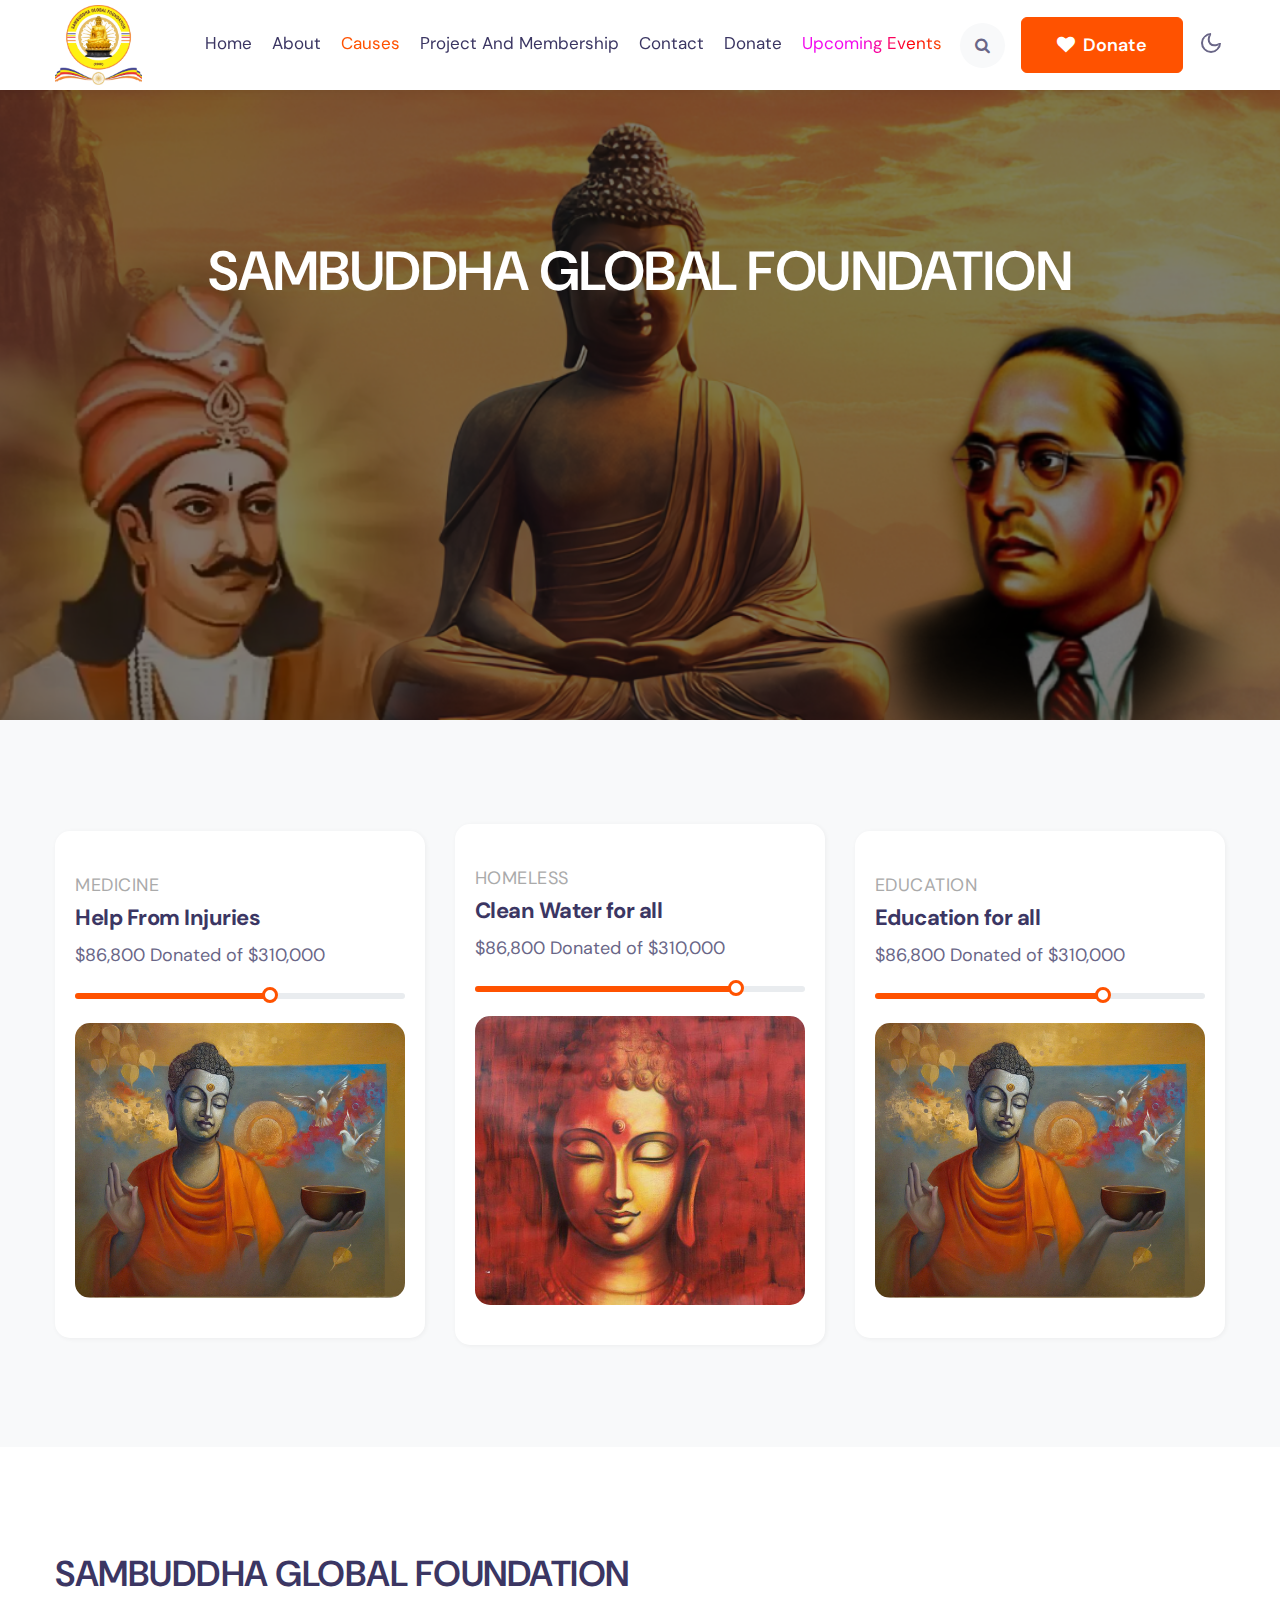
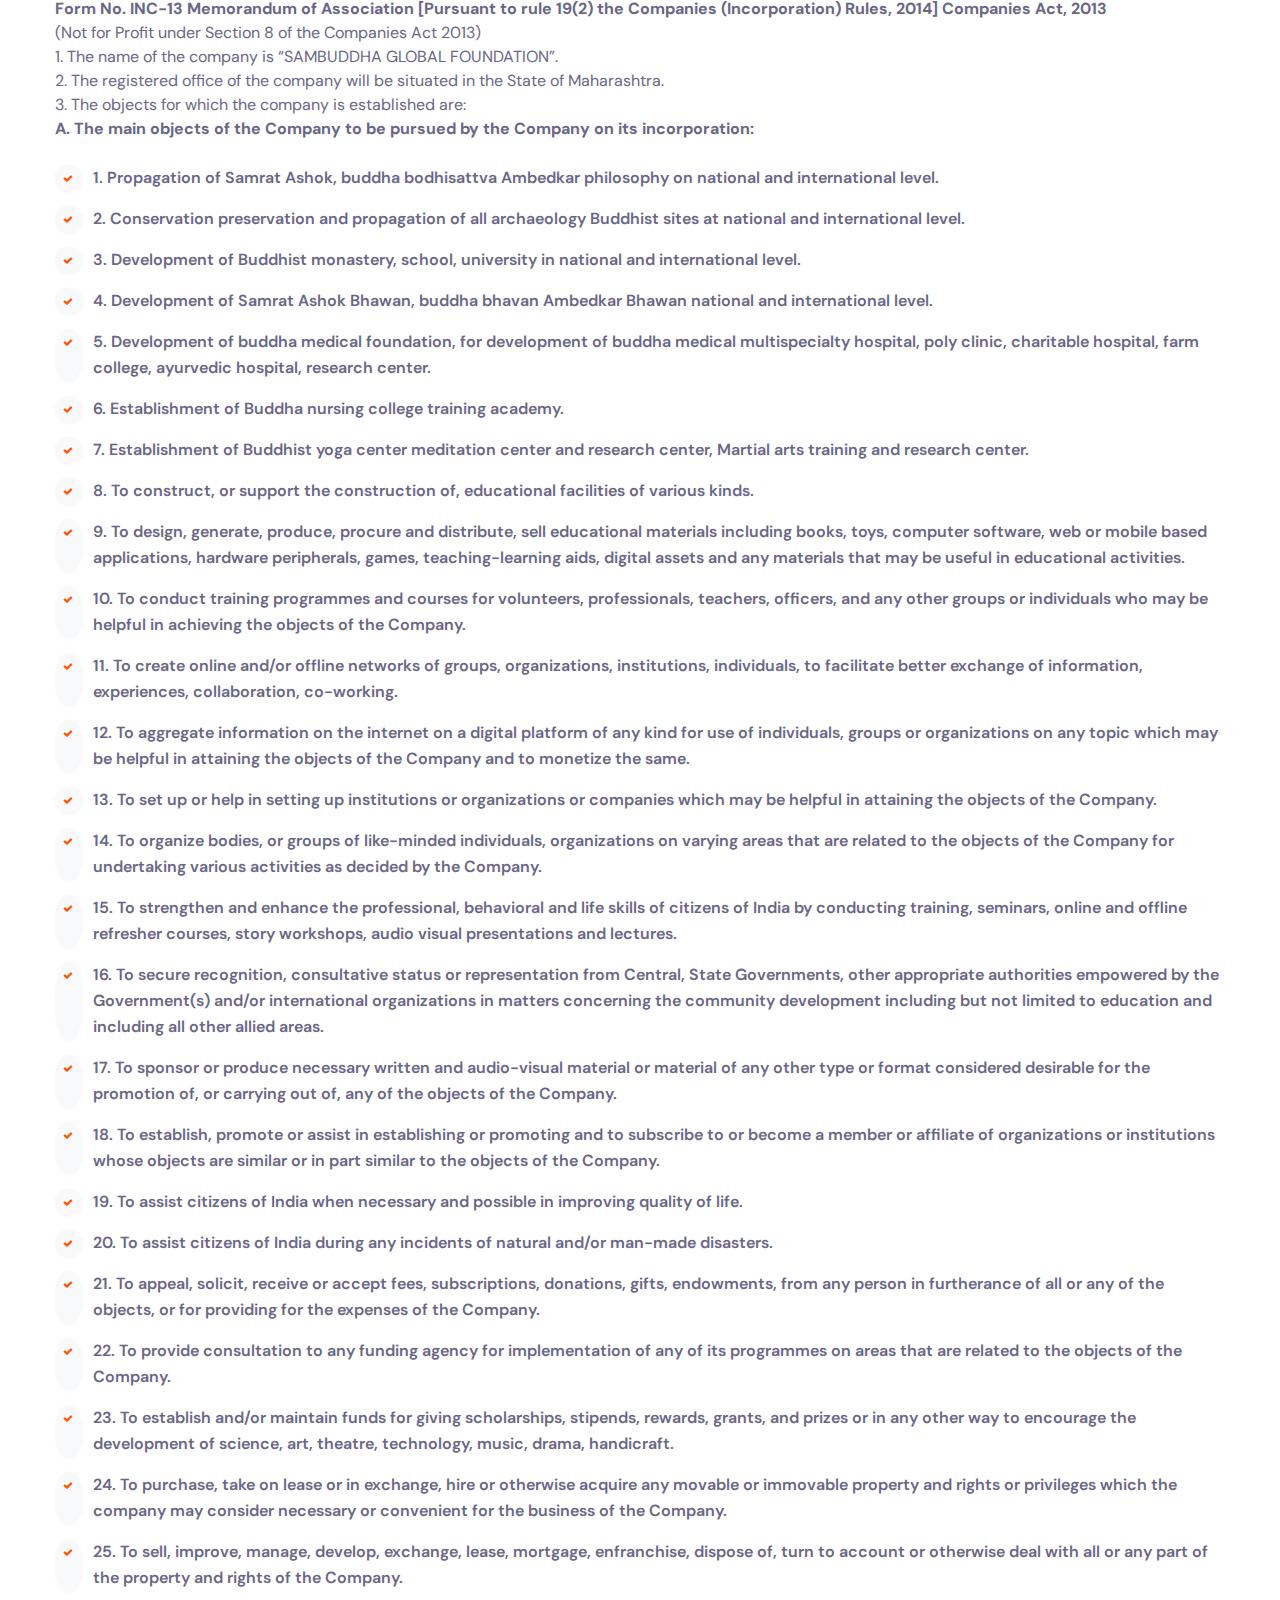
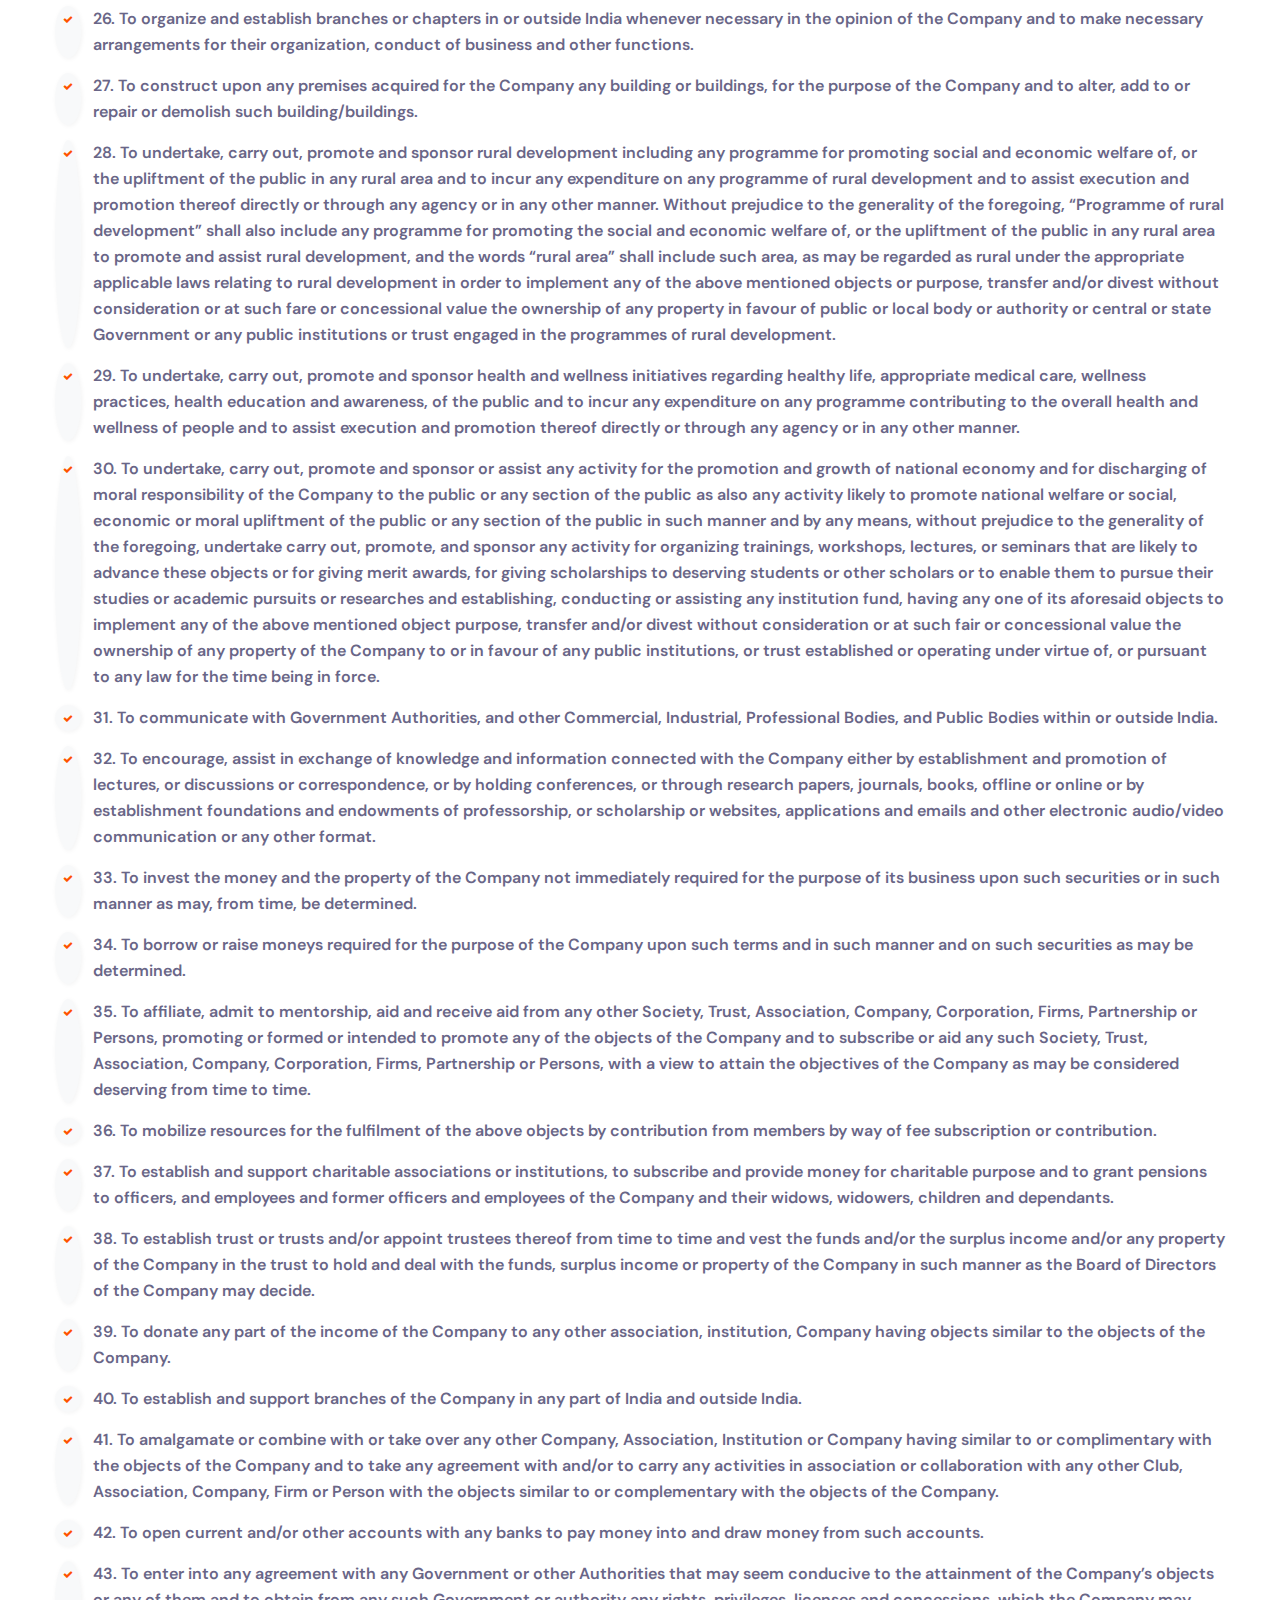
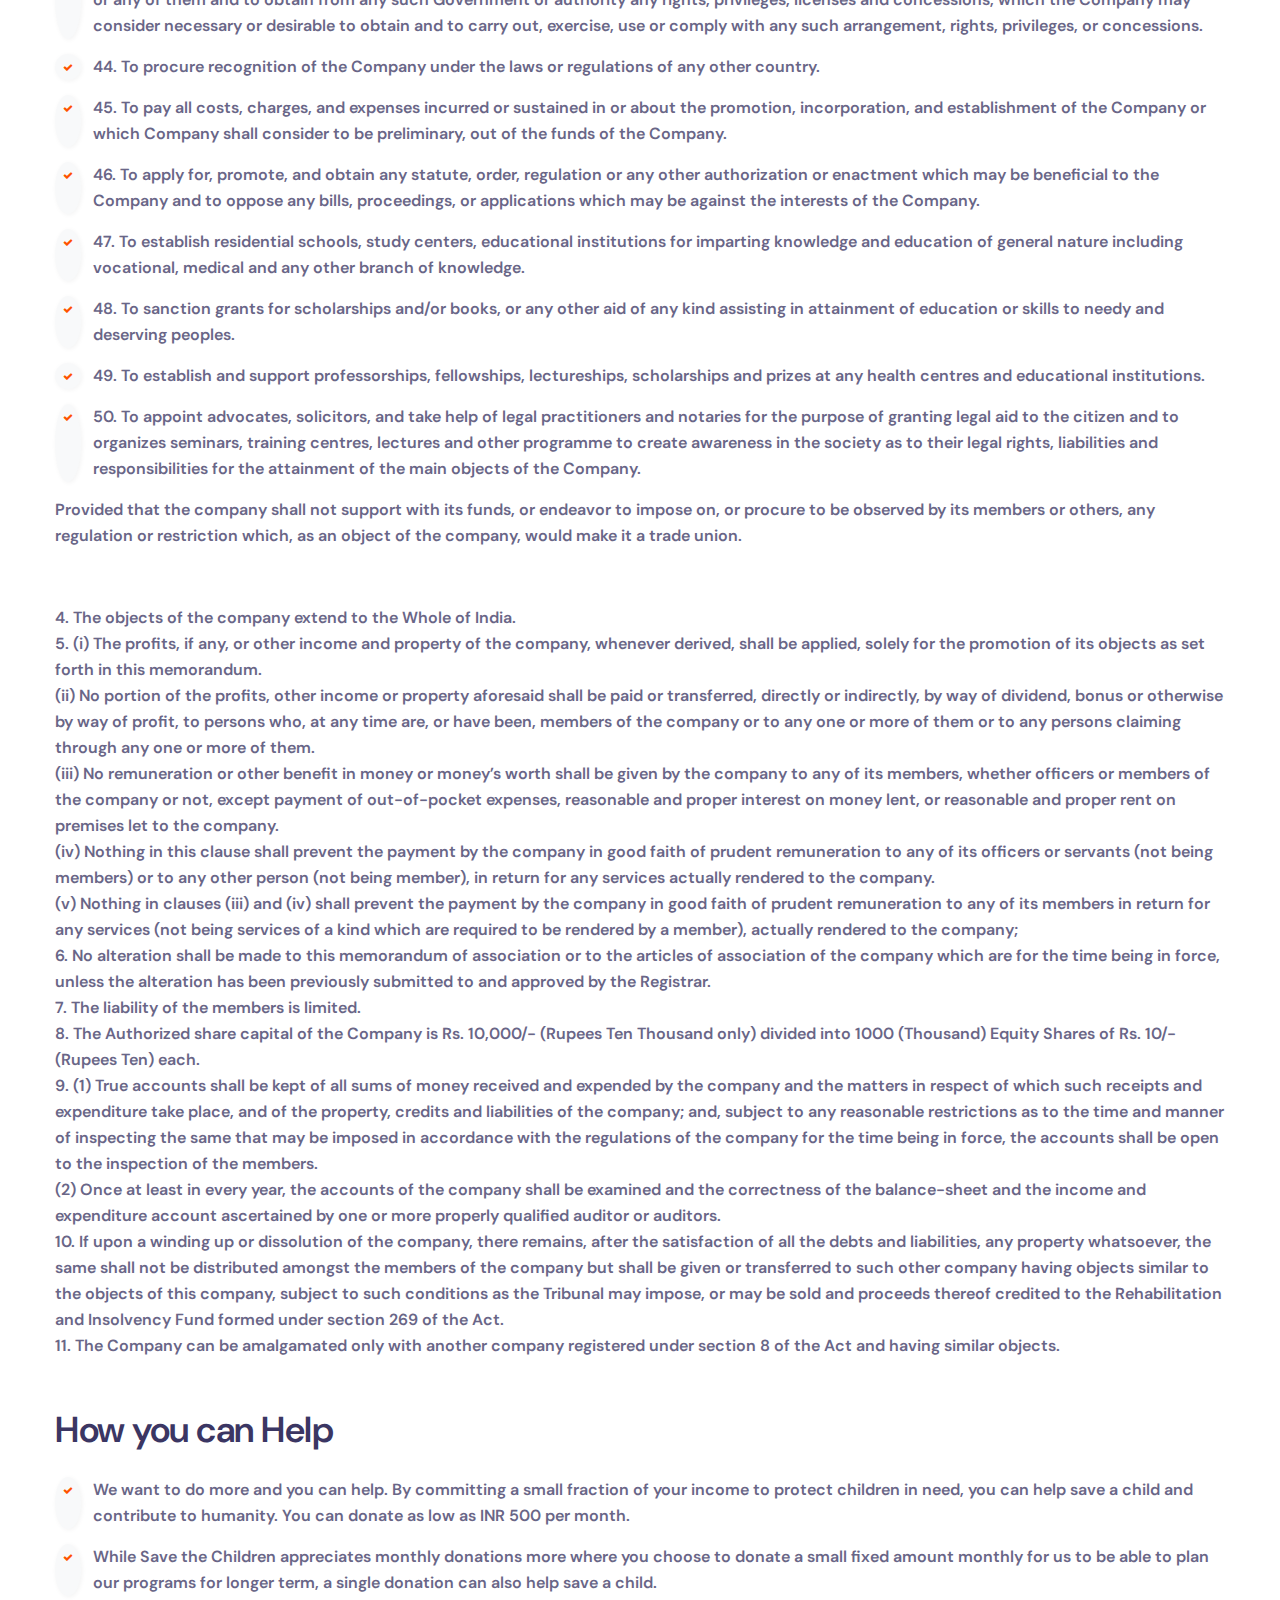
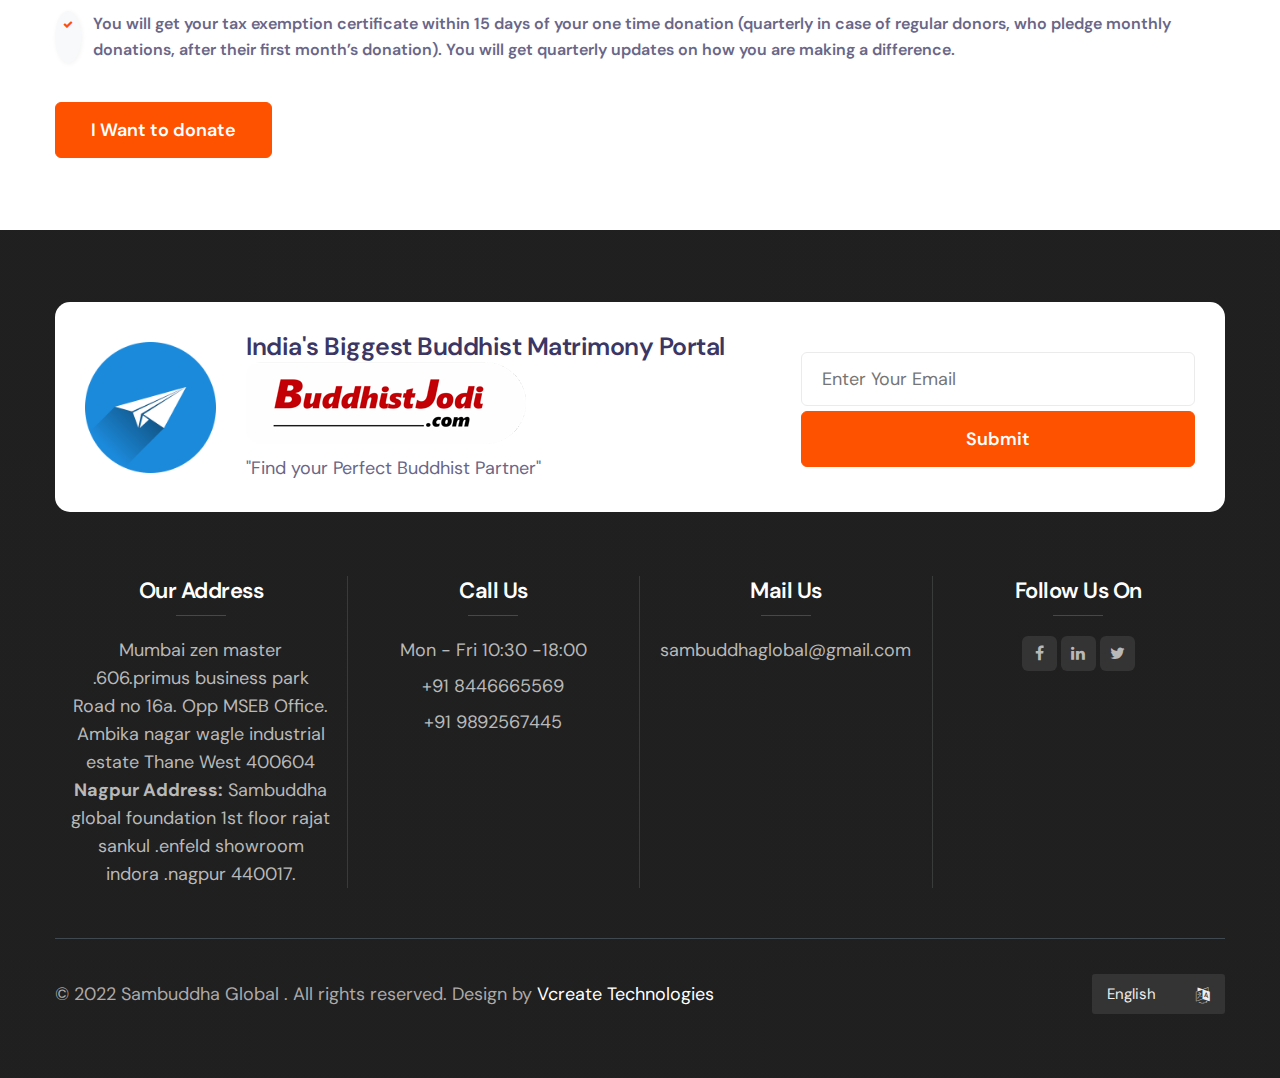
<file: causes.html>
<!doctype html>
<html lang="en">
  <head>
    <!-- Required meta tags -->
    <meta charset="utf-8">
    <meta name="viewport" content="width=device-width, initial-scale=1, shrink-to-fit=no">

    <title>Sambuddha Global </title>

    <link href="//fonts.googleapis.com/css2?family=DM+Sans:wght@400;700&display=swap" rel="stylesheet">
    
    <!-- Template CSS -->
    <link rel="stylesheet" href="assets/css/style-starter.css">
  </head>
  <body>
<!--header-->
<header id="site-header" class="fixed-top">
  <div class="container">
    <nav class="navbar navbar-expand-lg stroke">
      <h1><a class="navbar-brand mr-lg-5" href="index.html">
        <img src="assets/images/logo.png" alt="Your logo" title="Your logo" />
        </a></h1>
      <!-- if logo is image enable this   
    <a class="navbar-brand" href="#index.html">
        <img src="image-path" alt="Your logo" title="Your logo" style="height:35px;" />
    </a> -->
      <button class="navbar-toggler  collapsed bg-gradient" type="button" data-toggle="collapse"
        data-target="#navbarTogglerDemo02" aria-controls="navbarTogglerDemo02" aria-expanded="false"
        aria-label="Toggle navigation">
        <span class="navbar-toggler-icon fa icon-expand fa-bars"></span>
        <span class="navbar-toggler-icon fa icon-close fa-times"></span>
        </span>
      </button>

      <div class="collapse navbar-collapse" id="navbarTogglerDemo02">
        <ul class="navbar-nav w-100">
          <li class="nav-item @@home__active">
            <a class="nav-link" href="index.html">Home <span class="sr-only">(current)</span></a>
          </li>
          <li class="nav-item @@about__active">
            <a class="nav-link" href="about.html">About</a>
          </li>
          <li class="nav-item active">
            <a class="nav-link" href="causes.html">Causes</a>
          </li>
          
           <li class="nav-item @@contact__active">
            <a class="nav-link" href="membership.html">Project and Membership</a>
          </li>
          
          
          
          <li class="nav-item @@contact__active">
            <a class="nav-link" href="contact.html">Contact</a>
          </li>
          
          
          
           <li class="nav-item @@contact__active">
            <a class="nav-link" href="donate.html">Donate</a>
          </li>
          
          <li class="nav-item @@contact__active">
            <a class="nav-link upcoming-evnt" href="upcoming_events.html">Upcoming Events</a>
        </li>
          
          
          
          <li class="ml-lg-auto mr-lg-0 m-auto">
            <!--/search-right-->
            <div class="search-right">
              <a href="#search" title="search"><span class="fa fa-search" aria-hidden="true"></span></a>
              <!-- search popup -->
              <div id="search" class="pop-overlay">
                  <div class="popup">
                      <h4 class="mb-3">Search here</h4>
                      <form action="error.html" method="GET" class="search-box">
                          <input type="search" placeholder="Enter Keyword" name="search" required="required"
                              autofocus="">
                          <button type="submit" class="btn btn-style btn-primary">Search</button>
                      </form>

                  </div>
                  <a class="close" href="#close">×</a>
              </div>
              <!-- /search popup -->
          </div>
          <!--//search-right-->
          </li>
          <li class="align-self">
            <a href="donate.html" class="btn btn-style btn-primary ml-lg-3 mr-lg-2"><span class="fa fa-heart mr-1"></span> Donate</a>
          </li>
        </ul>
      </div>
      <!-- toggle switch for light and dark theme -->
      <div class="mobile-position">
        <nav class="navigation">
          <div class="theme-switch-wrapper">
            <label class="theme-switch" for="checkbox">
              <input type="checkbox" id="checkbox">
              <div class="mode-container">
                <i class="gg-sun"></i>
                <i class="gg-moon"></i>
              </div>
            </label>
          </div>
        </nav>
      </div>
      <!-- //toggle switch for light and dark theme -->
    </nav>
  </div>
</header>
<!-- //header -->
<div class="inner-banner">
    <section class="w3l-breadcrumb py-5">
        <div class="container py-lg-5 py-md-3">
            <h2 class="title">SAMBUDDHA GLOBAL FOUNDATION</h2>
        </div>
    </section>
</div>
<!-- banner bottom shape -->
<!-- <div class="position-relative">
    <div class="shape overflow-hidden">
        <svg viewBox="0 0 2880 48" fill="none" xmlns="http://www.w3.org/2000/svg">
            <path d="M0 48H1437.5H2880V0H2160C1442.5 52 720 0 720 0H0V48Z" fill="currentColor"></path>
        </svg>
    </div>
</div> -->
<!-- banner bottom shape -->
<!--/causes-sec-->
<div class="w3-services py-5">
    <div class="container py-lg-4 py-md-3">
        <div class="row w3-services-grids">
            <div class="col-lg-4 col-md-6 causes-grid">
                <div class="causes-grid-info">
                    <a href="#cause" class="cause-title-wrap">
                        <p class="title">Medicine </p>
                        <h4 class="cause-title">Help From Injuries
                        </h4>
                        <p class="counter-inherit">
                            $86,800 Donated of $310,000
                        </p>
                    </a>
                    <div class="barWrapper my-4">
                        <div class="progress-box">
                            <div class="progress" data-value="60">
                                <div class="progress-bar" role="progressbar" aria-valuenow="60" aria-valuemin="0"
                                    aria-valuemax="100" style="width: 60%;">
                                    <div class="value-holder"><span class="value"></span></div>
                                </div>
                            </div>
                        </div>
                    </div>
                    <a href="#cause"><img src="assets/images/blog1.jpg" class="img-fuild radius-image-full"
                            alt=""></a>
                </div>
            </div>
            <div class="col-lg-4 col-md-6 causes-grid">
                <div class="causes-grid-info">
                    <a href="#cause" class="cause-title-wrap">
                        <p class="title">Homeless </p>
                        <h4 class="cause-title">Clean Water for all
                        </h4>
                        <p class="counter-inherit">
                            $86,800 Donated of $310,000
                        </p>
                    </a>
                    <div class="barWrapper my-4">
                        <div class="progress-box">
                            <div class="progress" data-value="70">
                                <div class="progress-bar" role="progressbar" aria-valuenow="80" aria-valuemin="0"
                                    aria-valuemax="100" style="width: 80%;">
                                    <div class="value-holder"><span class="value"></span></div>
                                </div>
                            </div>
                        </div>
                    </div>
                    <a href="#cause"><img src="assets/images/blog2.jpg" class="img-fuild radius-image-full" alt=""></a>
                </div>
            </div>
            <div class="col-lg-4 col-md-6 causes-grid">
                <div class="causes-grid-info">
                    <a href="#cause" class="cause-title-wrap">
                        <p class="title">Education </p>
                        <h4 class="cause-title">Education for all
                        </h4>
                        <p class="counter-inherit">
                            $86,800 Donated of $310,000
                        </p>
                    </a>
                    <div class="barWrapper my-4">
                        <div class="progress-box">
                            <div class="progress" data-value="70">
                                <div class="progress-bar" role="progressbar" aria-valuenow="70" aria-valuemin="0"
                                    aria-valuemax="100" style="width: 70%;">
                                    <div class="value-holder"><span class="value"></span></div>
                                </div>
                            </div>
                        </div>
                    </div>
                    <a href="#cause"><img src="assets/images/blog1.jpg" class="img-fuild radius-image-full" alt=""></a>
                </div>
            </div>
            
            
            
                    
                    
                    
                    
                    
                    
                    
                    
                    
                    
                    
                    
                    
                    
                    
                    
                    
                    
                    
                    
                    
                    
                    
                    
                    
                    
                    
                </div>
            </div>
        </div>
    </div>
</div>
<!--/causes-sec-->
<section class="w3l-aboutblock2" id="story">
    <div class="py-5">
        <div class="container py-lg-4 py-md-3">
            <div class="cwp4-two">
                <div class="cwp4-text">
                    <h3 class="title-big">SAMBUDDHA GLOBAL FOUNDATION</h3>
                    
                   <b> Form No. INC-13 Memorandum of Association
[Pursuant to rule 19(2) the Companies (Incorporation) Rules, 2014] Companies Act, 2013</b>
<br>(Not for Profit under Section 8 of the Companies Act 2013)</br>


1.	The name of the company is “SAMBUDDHA GLOBAL FOUNDATION”.<br>

2.	The registered office of the company will be situated in the State of Maharashtra.<br>

3.	The objects for which the company is established are:



<br><b>A.	The main objects of the Company to be pursued by the Company on its incorporation:</b></br>

                    
                    <ul class="cont-4 mt-4">
                        <li><span class="fa fa-check"></span>1.	Propagation of Samrat Ashok, buddha bodhisattva Ambedkar philosophy on national and international level. </li>
                        <li><span class="fa fa-check"></span>2.	Conservation preservation and propagation of all archaeology Buddhist sites at national and international level.</li>
                        <li><span class="fa fa-check"></span>3.	Development of Buddhist monastery, school, university in national and international level.</li>
                        <li><span class="fa fa-check"></span>4.	Development of Samrat Ashok Bhawan, buddha bhavan Ambedkar Bhawan national and international level.</li>
                        <li><span class="fa fa-check"></span>5.	Development of buddha medical foundation, for development of buddha medical multispecialty hospital, poly clinic, charitable hospital, farm college, ayurvedic hospital, research center.</li>
                        <li><span class="fa fa-check"></span>6.	Establishment of Buddha nursing college training academy.</li>
                        <li><span class="fa fa-check"></span>7.	Establishment of Buddhist yoga center meditation center and research center, Martial arts training and research center.
                        </li>
                        
                        
                        
                        
                        
                        <li><span class="fa fa-check"></span>8.	To construct, or support the construction of, educational facilities of various kinds.
                        </li>
                        
                        <li><span class="fa fa-check"></span>9.	To design, generate, produce, procure and distribute, sell educational materials including books, toys, computer software, web or mobile based applications, hardware peripherals, games, teaching-learning aids, digital assets and any materials that may be useful in educational activities.
                        </li>
                        <li><span class="fa fa-check"></span>10.	To conduct training programmes and courses for volunteers, professionals, teachers, officers, and any other groups or individuals who may be helpful in achieving the objects of the Company.
                        </li>
                        <li><span class="fa fa-check"></span>11.	To create online and/or offline networks of groups, organizations, institutions, individuals, to facilitate better exchange of information, experiences, collaboration, co-working.


                        </li>
                        <li><span class="fa fa-check"></span>12.	To aggregate information on the internet on a digital platform of any kind for use of individuals, groups or organizations on any topic which may be helpful in attaining the objects of the Company and to monetize the same.
                        </li>
                        <li><span class="fa fa-check"></span>13.	To set up or help in setting up institutions or organizations or companies which may be helpful in attaining the objects of the Company.


                        </li>
                        <li><span class="fa fa-check"></span>14.	To organize bodies, or groups of like-minded individuals, organizations on varying areas that are related to the objects of the Company for undertaking various activities as decided by the Company.
                        </li>
                        <li><span class="fa fa-check"></span>15.	To strengthen and enhance the professional, behavioral and life skills of citizens of India by conducting training, seminars, online and offline refresher courses, story workshops, audio visual presentations and lectures.
                        </li>
                        <li><span class="fa fa-check"></span>16.	To secure recognition, consultative status or representation from Central, State Governments, other appropriate authorities empowered by the Government(s) and/or international organizations in matters concerning the community development including but not limited to education and including all other allied areas.
                        </li>
                        <li><span class="fa fa-check"></span>17.	To sponsor or produce necessary written and audio-visual material or material of any other type or format considered desirable for the promotion of, or carrying out of, any of the objects of the Company.


                        </li>
                        <li><span class="fa fa-check"></span>18.	To establish, promote or assist in establishing or promoting and to subscribe to or become a member or affiliate of organizations or institutions whose objects are similar or in part similar to the objects of the Company.
                        </li>
                        <li><span class="fa fa-check"></span>19.	To assist citizens of India when necessary and possible in improving quality of life.
                        </li>
                        
                        
                        
                        
                        
                        
                        <li><span class="fa fa-check"></span>20.	To assist citizens of India during any incidents of natural and/or man-made disasters.


                        </li>
                        <li><span class="fa fa-check"></span>21.	To appeal, solicit, receive or accept fees, subscriptions, donations, gifts, endowments, from any person in furtherance of all or any of the objects, or for providing for the expenses of the Company.
                        </li>
                        <li><span class="fa fa-check"></span>22.	To provide consultation to any funding agency for implementation of any of its programmes on areas that are related to the objects of the Company.


                        </li>
                        <li><span class="fa fa-check"></span>23.	To establish and/or maintain funds for giving scholarships, stipends, rewards, grants, and prizes or in any other way to encourage the development of science, art, theatre, technology, music, drama, handicraft.


                        </li>
                        <li><span class="fa fa-check"></span>24.	To purchase, take on lease or in exchange, hire or otherwise acquire any movable or immovable property and rights or privileges which the company may consider necessary or convenient for the business of the Company.


                        </li>
                        <li><span class="fa fa-check"></span>25.	To sell, improve, manage, develop, exchange, lease, mortgage, enfranchise, dispose of, turn to account or otherwise deal with all or any part of the property and rights of the Company.
                        </li>
                        <li><span class="fa fa-check"></span>26.	To organize and establish branches or chapters in or outside India whenever necessary in the opinion of the Company and to make necessary arrangements for their organization, conduct of business and other functions.
                        </li>
                        <li><span class="fa fa-check"></span>27.	To construct upon any premises acquired for the Company any building or buildings, for the purpose of the Company and to alter, add to or repair or demolish such building/buildings.


                        </li>
                        <li><span class="fa fa-check"></span>28.	To undertake, carry out, promote and sponsor rural development including any programme for promoting social and economic welfare of, or the upliftment of the public in any rural area and to incur any expenditure on any programme of rural development and to assist execution and promotion thereof directly or through any agency or in any other manner. Without prejudice to the generality of the foregoing, “Programme of rural development” shall also include any programme for promoting the social and economic welfare of, or the upliftment of the public in any rural area to promote and assist rural development, and the words “rural area” shall include such area, as may be regarded as rural under the appropriate applicable laws relating to rural development in order to implement any of the above mentioned objects or purpose, transfer and/or divest without consideration or at such fare or concessional value the ownership of any property in favour of public or local body or authority or central or state Government or any public institutions or trust engaged in the programmes of rural development.
                        </li>
                        <li><span class="fa fa-check"></span>29.	To undertake, carry out, promote and sponsor health and wellness initiatives regarding healthy life, appropriate medical care, wellness practices, health education and awareness, of the public and to incur any expenditure on any programme contributing to the overall health and wellness of people and to assist execution and promotion thereof directly or through any agency or in any other manner.
                        </li>
                        <li><span class="fa fa-check"></span>30.	To undertake, carry out, promote and sponsor or assist any activity for the promotion and growth of national economy and for discharging of moral responsibility of the Company to the public or any section of the public as also any activity likely to promote national welfare or social, economic or moral upliftment of the public or any section of the public in such manner and by any means, without prejudice to the generality of the foregoing, undertake carry out, promote, and sponsor any activity for organizing trainings, workshops, lectures, or seminars that are likely to advance these objects or for giving merit awards, for giving scholarships to deserving students or other scholars or to enable them to pursue their studies or academic pursuits or researches and establishing, conducting or assisting any institution fund, having any one of its aforesaid objects to implement any of the above mentioned object purpose, transfer and/or divest without consideration or at such fair or concessional value the ownership of any property of the Company to or in favour of any public institutions, or trust established or operating under virtue of, or pursuant to any law for the time being in force.
                        </li>
                        <li><span class="fa fa-check"></span>31.	To communicate with Government Authorities, and other Commercial, Industrial, Professional Bodies, and Public Bodies within or outside India.


                        </li>
                        <li><span class="fa fa-check"></span>32.	To encourage, assist in exchange of knowledge and information connected with the Company either by establishment and promotion of lectures, or discussions or correspondence, or by holding conferences, or through research papers, journals, books, offline or online or by establishment foundations and endowments of professorship, or scholarship or websites, applications and emails and other electronic audio/video communication or any other format.

                        </li>
                        <li><span class="fa fa-check"></span>33.	To invest the money and the property of the Company not immediately required for the purpose of its business upon such securities or in such manner as may, from time, be determined.
                        </li>
                        
                         <li><span class="fa fa-check"></span>34.	To borrow or raise moneys required for the purpose of the Company upon such terms and in such manner and on such securities as may be determined.
                        </li>
                         <li><span class="fa fa-check"></span>35.	To affiliate, admit to mentorship, aid and receive aid from any other Society, Trust, Association, Company, Corporation, Firms, Partnership or Persons, promoting or formed or intended to promote any of the objects of the Company and to subscribe or aid any such Society, Trust, Association, Company, Corporation, Firms, Partnership or Persons, with a view to attain the objectives of the Company as may be considered deserving from time to time.
                        </li>
                         <li><span class="fa fa-check"></span>36.	To mobilize resources for the fulfilment of the above objects by contribution from members by way of fee subscription or contribution.


                        </li>
                         <li><span class="fa fa-check"></span>37.	To establish and support charitable associations or institutions, to subscribe and provide money for charitable purpose and to grant pensions to officers, and employees and former officers and employees of the Company and their widows, widowers, children and dependants.
                        </li>
                         <li><span class="fa fa-check"></span>38.	To establish trust or trusts and/or appoint trustees thereof from time to time and vest the funds and/or the surplus income and/or any property of the Company in the trust to hold and deal with the funds, surplus income or property of the Company in such manner as the Board of Directors of the Company may decide.
                        </li>
                         <li><span class="fa fa-check"></span>39.	To donate any part of the income of the Company to any other association, institution, Company having objects similar to the objects of the Company.
                        </li>
                         <li><span class="fa fa-check"></span>40.	To establish and support branches of the Company in any part of India and outside India.
                        </li>
                         <li><span class="fa fa-check"></span>41.	To amalgamate or combine with or take over any other Company, Association, Institution or Company having similar to or complimentary with the objects of the Company and to take any agreement with and/or to carry any activities in association or collaboration with any other Club, Association, Company, Firm or Person with the objects similar to or complementary with the objects of the Company.
                        </li>
                         <li><span class="fa fa-check"></span>42.	To open current and/or other accounts with any banks to pay money into and draw money from such accounts.


                        </li>
                         <li><span class="fa fa-check"></span>43.	To enter into any agreement with any Government or other Authorities that may seem conducive to the attainment of the Company’s objects or any of them and to obtain from any such Government or authority any rights, privileges, licenses and concessions, which the Company may consider necessary or desirable to obtain and to carry out, exercise, use or comply with any such arrangement, rights, privileges, or concessions.
                        </li>
                         <li><span class="fa fa-check"></span>44.	To procure recognition of the Company under the laws or regulations of any other country.
                        </li>
                         <li><span class="fa fa-check"></span>45.	To pay all costs, charges, and expenses incurred or sustained in or about the promotion, incorporation, and establishment of the Company or which Company shall consider to be preliminary, out of the funds of the Company.
                        </li>
                         <li><span class="fa fa-check"></span>46.	To apply for, promote, and obtain any statute, order, regulation or any other authorization or enactment which may be beneficial to the Company and to oppose any bills, proceedings, or applications which may be against the interests of the Company.
                        </li>
                        
                        
                        
                         <li><span class="fa fa-check"></span>47.	To establish residential schools, study centers, educational institutions for imparting knowledge and education of general nature including vocational, medical and any other branch of knowledge.


                         
                          <li><span class="fa fa-check"></span>48.	To sanction grants for scholarships and/or books, or any other aid of any kind assisting in attainment of education or skills to needy and deserving peoples.


                          
                           <li><span class="fa fa-check"></span>49.	To establish and support professorships, fellowships, lectureships, scholarships and prizes at any health centres and educational institutions.


                           
                            <li><span class="fa fa-check"></span>50.	To appoint advocates, solicitors, and take help of legal practitioners and notaries for the purpose of granting legal aid to the citizen and to organizes seminars, training centres, lectures and other programme to create awareness in the society as to their legal rights, liabilities and responsibilities for the attainment of the main objects of the Company.
                            
                             <li>Provided that the company shall not support with its funds, or endeavor to impose on, or procure to be observed by its members or others, any regulation or restriction which, as an object of the company, would make it a trade union.
                        <li>
                            <li>
                        <br>
                        4.	The objects of the company extend to the Whole of India.
<br>
5.	(i) The profits, if any, or other income and property of the company, whenever derived, shall be applied, solely for the promotion of its objects as set forth in this memorandum.<br>
(ii)	No portion of the profits, other income or property aforesaid shall be paid or transferred, directly or indirectly, by way of dividend, bonus or otherwise by way of profit, to persons who, at any time are, or have been, members of the company or to any one or more of them or to any persons claiming through any one or more of them.<br>
(iii)	No remuneration or other benefit in money or money’s worth shall be given by the company to any of its members, whether officers or members of the company or not, except payment of out-of-pocket expenses, reasonable and proper interest on money lent, or reasonable and proper rent on premises let to the company.<br>
(iv)	Nothing in this clause shall prevent the payment by the company in good faith of prudent remuneration to any of its officers or servants (not being members) or to any other person (not being member), in return for any services actually rendered to the company.<br>

(v)	Nothing in clauses (iii) and (iv) shall prevent the payment by the company in good faith of prudent remuneration to any of its members in return for any services (not being services of a kind which are required to be rendered by a member), actually rendered to the company;<br>

6.	No alteration shall be made to this memorandum of association or to the articles of association of the company which are for the time being in force, unless the alteration has been previously submitted to and approved by the Registrar.<br>

7.	The liability of the members is limited.<br>

8.	The Authorized share capital of the Company is Rs. 10,000/- (Rupees Ten Thousand only) divided into 1000 (Thousand) Equity Shares of Rs. 10/- (Rupees Ten) each.<br>

9.	(1) True accounts shall be kept of all sums of money received and expended by the company and the matters in respect of which such receipts and expenditure take place, and of the property, credits and liabilities of the company; and, subject to any reasonable restrictions as to the time and manner of inspecting the same that may be imposed in accordance with the regulations of the company for the time being in force, the accounts shall be open to the inspection of the members.<br>

(2) Once at least in every year, the accounts of the company shall be examined and the correctness of the balance-sheet and the income and expenditure account ascertained by one or more properly qualified auditor or auditors.<br>

10.	If upon a winding up or dissolution of the company, there remains, after the satisfaction of all the debts and liabilities, any property whatsoever, the same shall not be distributed amongst the members of the company but shall be given or transferred to such other company having objects similar to the objects of this company, subject to such conditions as the Tribunal may impose, or may be sold and proceeds thereof credited to the Rehabilitation and Insolvency Fund formed under section 269 of the Act.<br>

11.	The Company can be amalgamated only with another company registered under section 8 of the Act and having similar objects. <br>

                        
                
                        
                    </ul>
                </div>
                <div class="cwp4-text mt-md-5 mt-4">
                    <h3 class="title-big">How you can Help</h3>
                    <ul class="cont-4 mt-4">
                        <li><span class="fa fa-check"></span>We want to do more and you can help. By committing a small
                            fraction of your income to protect children in need, you can help save a child and
                            contribute to humanity. You can donate as low as INR 500 per month.</li>
                        <li><span class="fa fa-check"></span> While Save the Children appreciates monthly donations more
                            where you choose to donate a small
                            fixed amount monthly for us to be able to plan our programs for longer term, a single
                            donation
                            can also help save a child.</li>
                        <li><span class="fa fa-check"></span>You will get your tax exemption certificate within 15 days
                            of your one time donation (quarterly in case of regular donors, who pledge monthly
                            donations, after their first month’s donation). You will get quarterly updates on how you
                            are making a difference.</li>
                    </ul>
                    <a href="donate.html" class="btn btn-style btn-primary mt-md-4 mt-2"> I Want to donate</a>
                </div>
            </div>
        </div>
    </div>
</section>

<!-- footer 14 -->
<div class="w3l-footer-main">
  <div class="w3l-sub-footer-content">
      <section class="_form-3">
          <div class="form-main">
              <div class="container">
                  <div class="middle-section grid-column top-bottom">
                      <div class="image grid-three-column">
                          <img src="assets/images/subscribe.png" alt="" class="img-fluid radius-image-full">
                      </div>
                      <div class="text-grid grid-three-column">
                          
                          
                          
                           <h2>India's Biggest Buddhist Matrimony Portal</h2>
                          
                          
                          
                          <a href="https://www.buddhistjodi.com/matrimony/register"><img src="assets/images/logoBJ.png" class="img-fuild radius-image-full"
                            alt=""></a>
                          
                           <p>
                "Find your Perfect Buddhist Partner"</P>
                          
                          
                          
                          
                          
                          
                          
                          
                          
                      </div>
                      <div class="form-text grid-three-column">
                          <form action="/" method="GET">
                              <input type="email" name=" placeholder" placeholder="Enter Your Email" required="">
                              <button type="submit" class="btn btn-style btn-primary">Submit</button>
                          </form>
                      </div>
                  </div>
                  
                  
                               </div>
          </div>
      </section>
      <!-- Footers-14 -->
      <footer class="footer-14">
          <div id="footers14-block">
              <div class="container">
                  <div class="footers20-content">
                      <div class="d-grid grid-col-4 grids-content">
                          <div class="column">
                              <h4>Our Address</h4>
                                <p> Mumbai zen master .606.primus business park Road no 16a. Opp MSEB Office. Ambika nagar wagle industrial estate Thane West 400604<br>
<b>
Nagpur Address:</b> Sambuddha global foundation 
1st floor rajat sankul .enfeld showroom indora .nagpur 440017.</p>
                          </div>
                          <div class="column">
                              <h4>Call Us</h4>
                              <p>Mon - Fri 10:30 -18:00</p>
                              <p class="py-2"><a href="tel:+91 8446665569">+91&nbsp;8446665569</a></p>
                              <p><a href="tel:+91 9892567445">+91&nbsp;9892567445</a></p>
                          </div>
                          <div class="column">
                              <h4>Mail Us</h4>
                              <p><a href="mailto:sambuddhaglobal@gmail.com

">sambuddhaglobal@gmail.com

</a></p>
                              
                          </div>
                          <div class="column">
                              
                         
                          
                          
                              <h4>Follow Us On</h4>
                              <ul>
                                  <li><a href="https://www.facebook.com/Buddhistjodi"><span class="fa fa-facebook"
                                              aria-hidden="true"></span></a>
                                  </li>
                                  <li><a href="https://www.facebook.com/Buddhistjodi"><span class="fa fa-linkedin"
                                              aria-hidden="true"></span></a>
                                  </li>
                                  <li><a href="https://www.facebook.com/Buddhistjodi"><span class="fa fa-twitter"
                                              aria-hidden="true"></span></a>
                                  </li>
                                 
                                 
                                 
                                 
                                 
                                 
                                     
                                  
                                  
                              </ul>
                          </div>
                      </div>
                  </div>
                  
                
                 
                  
                  
                  
                  <div class="footers14-bottom d-flex">
                      <div class="copyright">
                          <p>© 2022 Sambuddha Global . All rights reserved. Design by <a href="https://vcreatetech.com/"
                                  target="_blank">Vcreate Technologies </a></p>
                      </div>
                      <div class="language-select d-flex">
                          <span class="fa fa-language" aria-hidden="true"></span>
                          <select>
                              <option>English</option>
                              <option>Estonina</option>
                              <option>Deutsch</option>
                              <option>Nederlan;ds</option>
                          </select>
                      </div>
                  </div>
              </div>
          </div>
          <!-- move top -->
          <button onclick="topFunction()" id="movetop" title="Go to top">
              &uarr;
          </button>
          <script>
              // When the user scrolls down 20px from the top of the document, show the button
              window.onscroll = function () {
                  scrollFunction()
              };

              function scrollFunction() {
                  if (document.body.scrollTop > 20 || document.documentElement.scrollTop > 20) {
                      document.getElementById("movetop").style.display = "block";
                  } else {
                      document.getElementById("movetop").style.display = "none";
                  }
              }

              // When the user clicks on the button, scroll to the top of the document
              function topFunction() {
                  document.body.scrollTop = 0;
                  document.documentElement.scrollTop = 0;
              }
          </script>
          <!-- /move top -->

      </footer>
      <!-- Footers-14 -->
  </div>
</div>
<!-- //footer 14 -->

<script src="assets/js/jquery-3.3.1.min.js"></script> <!-- Common jquery plugin -->

<script src="assets/js/theme-change.js"></script><!-- theme switch js (light and dark)-->
<script src="assets/js/owl.carousel.js"></script>

<!-- script for banner slider-->
<script>
  $(document).ready(function () {
    $('.owl-one').owlCarousel({
      loop: true,
      dots: false,
      margin: 0,
      nav: true,
      responsiveClass: true,
      autoplay: true,
      autoplayTimeout: 5000,
      autoplaySpeed: 1000,
      autoplayHoverPause: false,
      responsive: {
        0: {
          items: 1
        },
        480: {
          items: 1
        },
        667: {
          items: 1
        },
        1000: {
          items: 1
        }
      }
    })
  })
</script>
<!-- //script -->

<!-- script for tesimonials carousel slider -->
<script>
  $(document).ready(function () {
    $("#owl-demo1").owlCarousel({
      loop: true,
      margin: 20,
      nav: false,
      responsiveClass: true,
      responsive: {
        0: {
          items: 1
        },
        736: {
          items: 1
        },
        1000: {
          items: 2,
          loop: false
        }
      }
    })
  })
</script>
<!-- //script for tesimonials carousel slider -->

<script src="assets/js/counter.js"></script>

<!--/MENU-JS-->
<script>
  $(window).on("scroll", function () {
    var scroll = $(window).scrollTop();

    if (scroll >= 80) {
      $("#site-header").addClass("nav-fixed");
    } else {
      $("#site-header").removeClass("nav-fixed");
    }
  });

  //Main navigation Active Class Add Remove
  $(".navbar-toggler").on("click", function () {
    $("header").toggleClass("active");
  });
  $(document).on("ready", function () {
    if ($(window).width() > 991) {
      $("header").removeClass("active");
    }
    $(window).on("resize", function () {
      if ($(window).width() > 991) {
        $("header").removeClass("active");
      }
    });
  });
</script>
<!--//MENU-JS-->

<!-- disable body scroll which navbar is in active -->
<script>
  $(function () {
    $('.navbar-toggler').click(function () {
      $('body').toggleClass('noscroll');
    })
  });
</script>
<!-- //disable body scroll which navbar is in active -->

<!--bootstrap-->
<script src="assets/js/bootstrap.min.js"></script>
<!-- //bootstrap-->
</body>

</html>
</file>
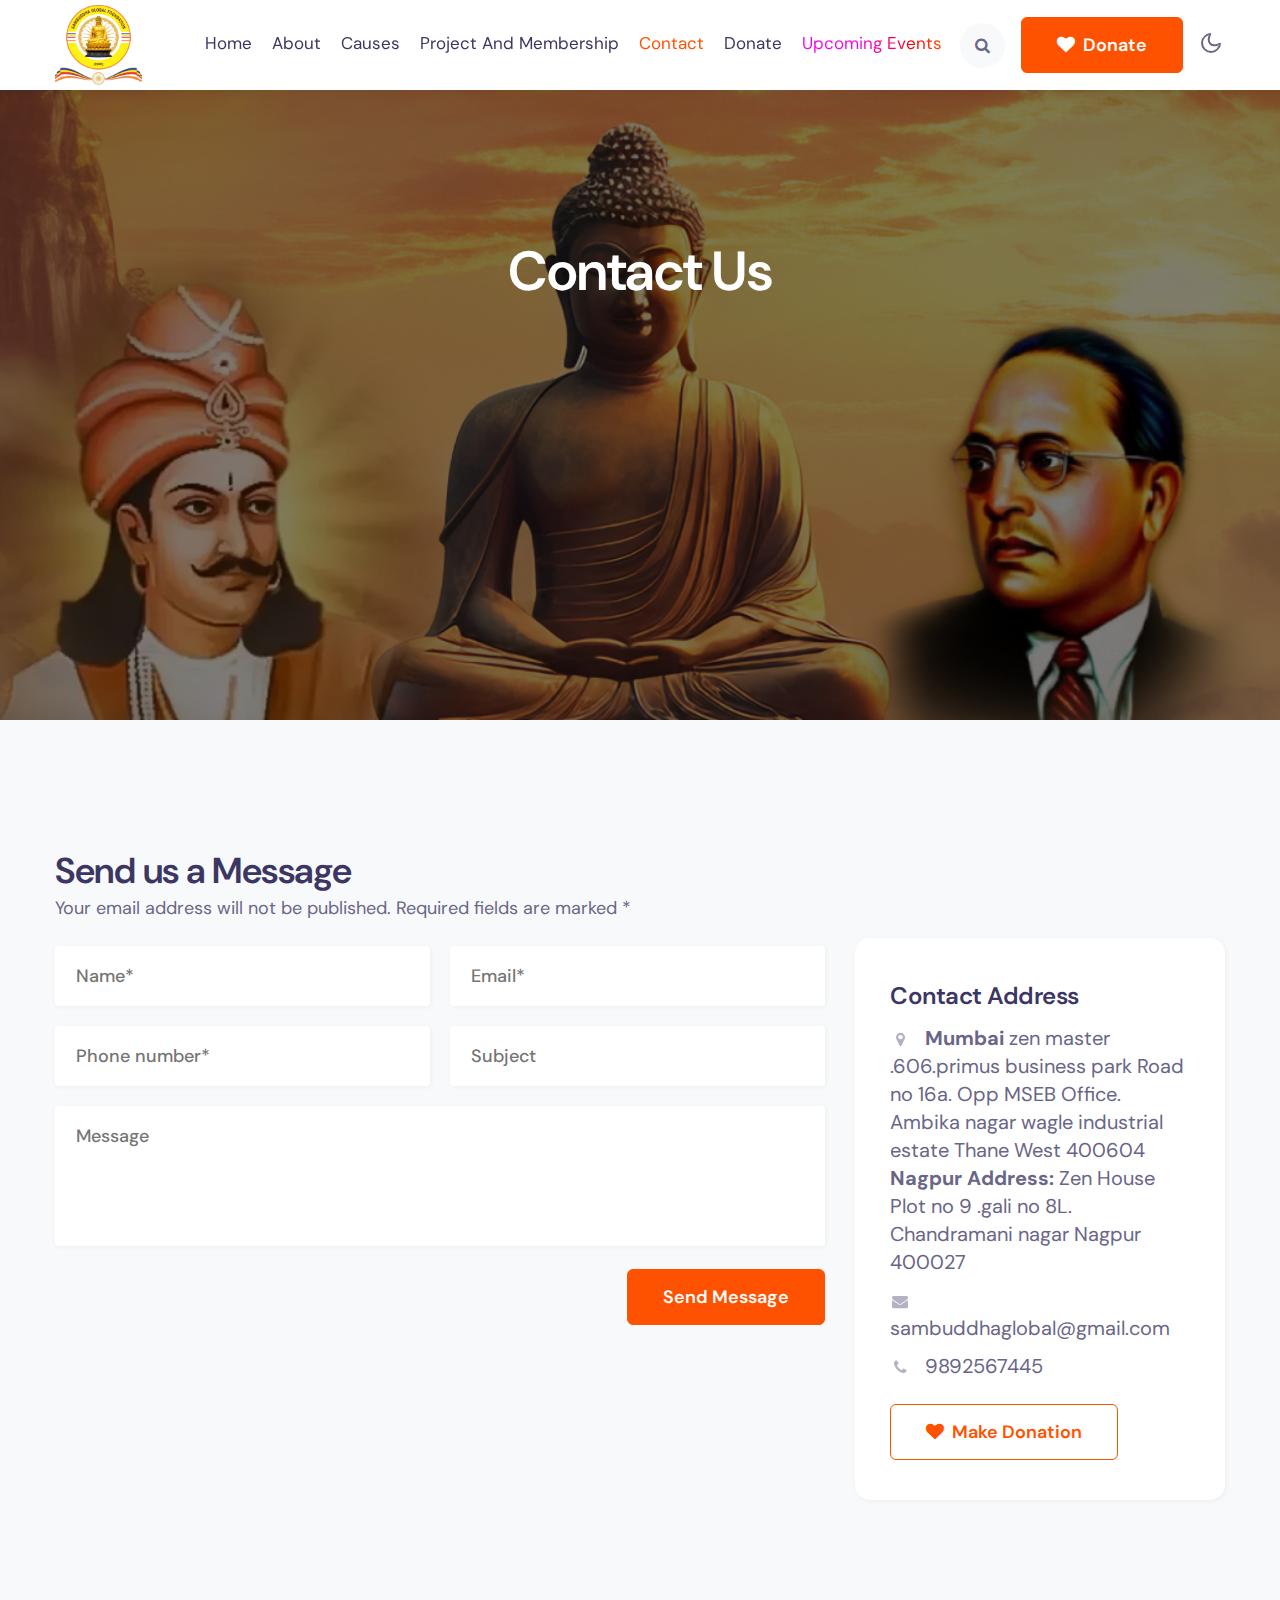
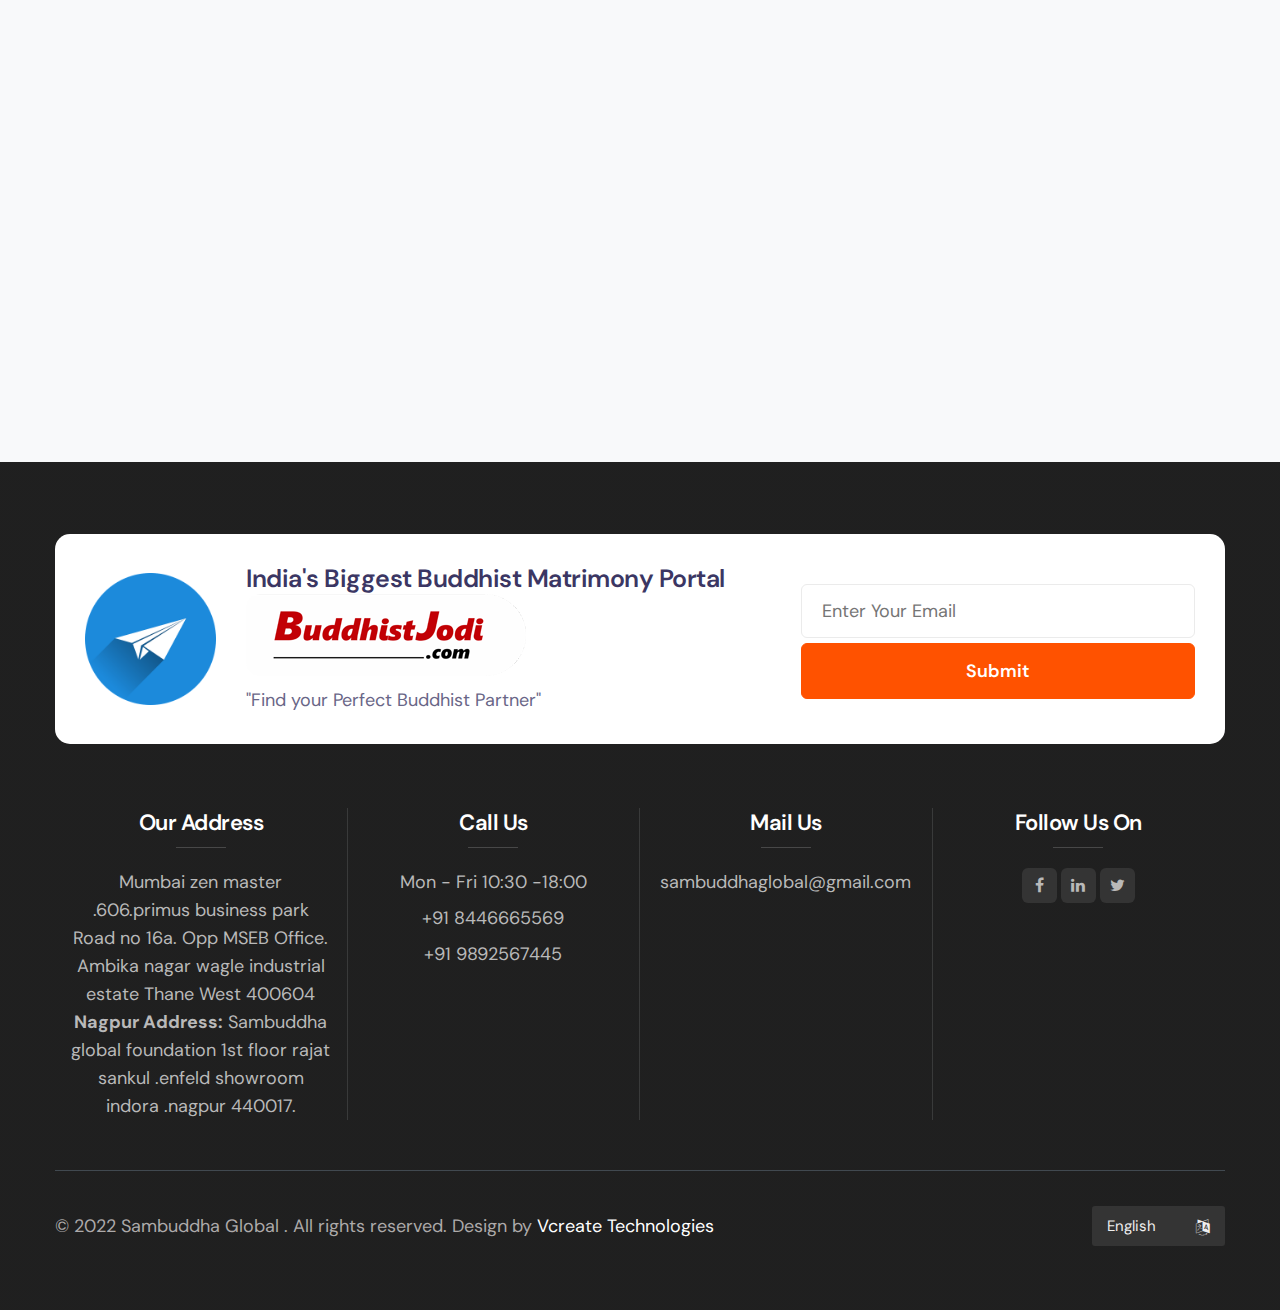
<file: contact.html>
<!doctype html>
<html lang="en">
  <head>
    <!-- Required meta tags -->
    <meta charset="utf-8">
    <meta name="viewport" content="width=device-width, initial-scale=1, shrink-to-fit=no">

    <title>Sambuddha global | contact </title>

    <link href="//fonts.googleapis.com/css2?family=DM+Sans:wght@400;700&display=swap" rel="stylesheet">
    
    <!-- Template CSS -->
    <link rel="stylesheet" href="assets/css/style-starter.css">
  </head>
  <body>
<!--header-->
<header id="site-header" class="fixed-top">
  <div class="container">
    <nav class="navbar navbar-expand-lg stroke">
      <h1><a class="navbar-brand mr-lg-5" href="index.html">
        <img src="assets/images/logo.png" alt="Your logo" title="Your logo" />
        </a></h1>
      <!-- if logo is image enable this   
    <a class="navbar-brand" href="#index.html">
        <img src="image-path" alt="Your logo" title="Your logo" style="height:35px;" />
    </a> -->
      <button class="navbar-toggler  collapsed bg-gradient" type="button" data-toggle="collapse"
        data-target="#navbarTogglerDemo02" aria-controls="navbarTogglerDemo02" aria-expanded="false"
        aria-label="Toggle navigation">
        <span class="navbar-toggler-icon fa icon-expand fa-bars"></span>
        <span class="navbar-toggler-icon fa icon-close fa-times"></span>
        </span>
      </button>

      <div class="collapse navbar-collapse" id="navbarTogglerDemo02">
        <ul class="navbar-nav w-100">
          <li class="nav-item @@home__active">
            <a class="nav-link" href="index.html">Home <span class="sr-only">(current)</span></a>
          </li>
          <li class="nav-item @@about__active">
            <a class="nav-link" href="about.html">About</a>
          </li>
          <li class="nav-item @@causes__active">
            <a class="nav-link" href="causes.html">Causes</a>
          </li>
          
          
           <li class="nav-item @@contact__active">
            <a class="nav-link" href="membership.html">Project and Membership</a>
          </li>
          
          
          
          
          
          
          <li class="nav-item active">
            <a class="nav-link" href="contact.html">Contact</a>
          </li>
          
          
 <li class="nav-item @@contact__active">
            <a class="nav-link" href="donate.html">Donate</a>
          </li>
          
          <li class="nav-item @@contact__active">
            <a class="nav-link upcoming-evnt" href="upcoming_events.html">Upcoming Events</a>
        </li>
          
          
          
          <li class="ml-lg-auto mr-lg-0 m-auto">
            <!--/search-right-->
            <div class="search-right">
              <a href="#search" title="search"><span class="fa fa-search" aria-hidden="true"></span></a>
              <!-- search popup -->
              <div id="search" class="pop-overlay">
                  <div class="popup">
                      <h4 class="mb-3">Search here</h4>
                      <form action="error.html" method="GET" class="search-box">
                          <input type="search" placeholder="Enter Keyword" name="search" required="required"
                              autofocus="">
                          <button type="submit" class="btn btn-style btn-primary">Search</button>
                      </form>

                  </div>
                  <a class="close" href="#close">×</a>
              </div>
              <!-- /search popup -->
          </div>
          <!--//search-right-->
          </li>
          <li class="align-self">
            <a href="donate.html" class="btn btn-style btn-primary ml-lg-3 mr-lg-2"><span class="fa fa-heart mr-1"></span> Donate</a>
          </li>
        </ul>
      </div>
      <!-- toggle switch for light and dark theme -->
      <div class="mobile-position">
        <nav class="navigation">
          <div class="theme-switch-wrapper">
            <label class="theme-switch" for="checkbox">
              <input type="checkbox" id="checkbox">
              <div class="mode-container">
                <i class="gg-sun"></i>
                <i class="gg-moon"></i>
              </div>
            </label>
          </div>
        </nav>
      </div>
      <!-- //toggle switch for light and dark theme -->
    </nav>
  </div>
</header>
<!-- //header -->
<div class="inner-banner">
    <section class="w3l-breadcrumb py-5">
        <div class="container py-lg-5 py-md-3">
            <h2 class="title">Contact Us</h2>
        </div>
    </section>
</div>
<!-- banner bottom shape -->
<!-- <div class="position-relative">
    <div class="shape overflow-hidden">
        <svg viewBox="0 0 2880 48" fill="none" xmlns="http://www.w3.org/2000/svg">
            <path d="M0 48H1437.5H2880V0H2160C1442.5 52 720 0 720 0H0V48Z" fill="currentColor"></path>
        </svg>
    </div>
</div> -->
<!-- banner bottom shape -->
<!-- contacts -->
<section class="w3l-contact-7 py-5" id="contact">
    <div class="contacts-9 py-lg-5 py-md-4">
        <div class="container">
            <div class="top-map">
                <div class="row map-content-9">
                    <div class="col-lg-8">
                        <h3 class="title-big">Send us a Message</h3>
                        <p class="mb-4 mt-lg-0 mt-2">Your email address will not be published. Required fields are marked *</p>
                        <form action="https://sendmail.w3layouts.com/submitForm" method="post" class="text-right">
                            <div class="form-grid">
                                <input type="text" name="w3lName" id="w3lName" placeholder="Name*" required="">
                                <input type="email" name="w3lSender" id="w3lSender" placeholder="Email*" required="">
                                <input type="text" name="w3lPhone" id="w3lPhone" placeholder="Phone number*"
                                    required="">
                                <input type="text" name="w3lSubject" id="w3lSubject" placeholder="Subject">
                            </div>
                            <textarea name="w3lMessage" id="w3lMessage" placeholder="Message"></textarea>
                            <button type="submit" class="btn btn-primary btn-style mt-3">Send Message</button>
                        </form>
                    </div>
                    <div class="col-lg-4 cont-details">
                        <address>
                            <h5 class="">Contact Address</h5>
                            <p><span class="fa fa-map-marker"></span>
                            
                            <b>Mumbai</b> zen master .606.primus business park Road no 16a. Opp MSEB Office. Ambika nagar wagle industrial estate Thane West 400604
<br>
<b>Nagpur Address:</b> Zen House Plot no 9 .gali no 8L. Chandramani nagar Nagpur 400027


                            
                            
                            
                            
                            
                            
                            
                            </p>
                            <p> <a href="mailto:sambuddhaglobal@gmail.com"><span
                                        class="fa fa-envelope"></span>sambuddhaglobal@gmail.com</a></p>
                            <p><span class="fa fa-phone"></span><a href="tel:+91 9892567445"> 9892567445</a></p>
                            <a href="donate.html" class="btn btn-style btn-outline-primary mt-4">
                                <span class="fa fa-heart mr-1"></span> Make Donation</a>
                        </address>
                    </div>
                </div>
            </div>
        </div>
    </div>
</section>
<!-- //contacts -->
<div class="map">
    <iframe
        src="https://www.google.com/maps/embed?pb=!1m18!1m12!1m3!1d387190.2895687731!2d-74.26055986835598!3d40.697668402590374!2m3!1f0!2f0!3f0!3m2!1i1024!2i768!4f13.1!3m3!1m2!1s0x89c24fa5d33f08C+NY%2C+USA!5e0!3m2!1sen!2sin!4v1562582305883!5m2!1sen!2sin"
        frameborder="0" style="border:0" allowfullscreen=""></iframe>
</div>
<!-- footer 14 -->
<div class="w3l-footer-main">
  <div class="w3l-sub-footer-content">
      <section class="_form-3">
          <div class="form-main">
              <div class="container">
                  <div class="middle-section grid-column top-bottom">
                      <div class="image grid-three-column">
                          <img src="assets/images/subscribe.png" alt="" class="img-fluid radius-image-full">
                      </div>
                      <div class="text-grid grid-three-column">
                          
                          
                          
                           <h2>India's Biggest Buddhist Matrimony Portal</h2>
                          
                          
                          
                          <a href="https://www.buddhistjodi.com/matrimony/register"><img src="assets/images/logoBJ.png" class="img-fuild radius-image-full"
                            alt=""></a>
                          
                           <p>
                "Find your Perfect Buddhist Partner"</P>
                          
                          
                          
                          
                          
                          
                          
                          
                          
                          
                      </div>
                      <div class="form-text grid-three-column">
                          <form action="/" method="GET">
                              <input type="email" name=" placeholder" placeholder="Enter Your Email" required="">
                              <button type="submit" class="btn btn-style btn-primary">Submit</button>
                          </form>
                      </div>
                  </div>
                  
                  
                  
                  
                  
                  
                  
                  
                  
                 </div>
          </div>
      </section>
      <!-- Footers-14 -->
      <footer class="footer-14">
          <div id="footers14-block">
              <div class="container">
                  <div class="footers20-content">
                      <div class="d-grid grid-col-4 grids-content">
                          <div class="column">
                              <h4>Our Address</h4>
                                <p> Mumbai zen master .606.primus business park Road no 16a. Opp MSEB Office. Ambika nagar wagle industrial estate Thane West 400604<br>
<b>
Nagpur Address:</b> Sambuddha global foundation 
1st floor rajat sankul .enfeld showroom indora .nagpur 440017.</p>
                          </div>
                          <div class="column">
                              <h4>Call Us</h4>
                              <p>Mon - Fri 10:30 -18:00</p>
                              <p class="py-2"><a href="tel:+91 8446665569">+91&nbsp;8446665569</a></p>
                                    <p><a href="tel:+91 9892567445">+91&nbsp;9892567445</a></p>
                          </div>
                          <div class="column">
                              <h4>Mail Us</h4>
                              <p><a href="mailto:sambuddhaglobal@gmail.com

">sambuddhaglobal@gmail.com

</a></p>
                              
                          </div>
                          <div class="column">
                              
                          
                              
                              
                              
                              <h4>Follow Us On</h4>
                              <ul>
                                  <li><a href="#facebook"><span class="fa fa-facebook"
                                              aria-hidden="true"></span></a>
                                  </li>
                                  <li><a href="#linkedin"><span class="fa fa-linkedin"
                                              aria-hidden="true"></span></a>
                                  </li>
                                  <li><a href="#twitter"><span class="fa fa-twitter"
                                              aria-hidden="true"></span></a>
                                  </li>
                                  
                              </ul>
                          </div>
                      </div>
                  </div>
                  <div class="footers14-bottom d-flex">
                      <div class="copyright">
                          <p>© 2022 Sambuddha Global . All rights reserved. Design by <a href="https://vcreatetech.com/"
                                  target="_blank">Vcreate Technologies </a></p>
                      </div>
                      <div class="language-select d-flex">
                          <span class="fa fa-language" aria-hidden="true"></span>
                          <select>
                              <option>English</option>
                              <option>Estonina</option>
                              <option>Deutsch</option>
                              <option>Nederlan;ds</option>
                          </select>
                      </div>
                  </div>
              </div>
          </div>
          <!-- move top -->
          <button onclick="topFunction()" id="movetop" title="Go to top">
              &uarr;
          </button>
          <script>
              // When the user scrolls down 20px from the top of the document, show the button
              window.onscroll = function () {
                  scrollFunction()
              };

              function scrollFunction() {
                  if (document.body.scrollTop > 20 || document.documentElement.scrollTop > 20) {
                      document.getElementById("movetop").style.display = "block";
                  } else {
                      document.getElementById("movetop").style.display = "none";
                  }
              }

              // When the user clicks on the button, scroll to the top of the document
              function topFunction() {
                  document.body.scrollTop = 0;
                  document.documentElement.scrollTop = 0;
              }
          </script>
          <!-- /move top -->

      </footer>
      <!-- Footers-14 -->
  </div>
</div>
<!-- //footer 14 -->

<script src="assets/js/jquery-3.3.1.min.js"></script> <!-- Common jquery plugin -->

<script src="assets/js/theme-change.js"></script><!-- theme switch js (light and dark)-->
<script src="assets/js/owl.carousel.js"></script>

<!-- script for banner slider-->
<script>
  $(document).ready(function () {
    $('.owl-one').owlCarousel({
      loop: true,
      dots: false,
      margin: 0,
      nav: true,
      responsiveClass: true,
      autoplay: true,
      autoplayTimeout: 5000,
      autoplaySpeed: 1000,
      autoplayHoverPause: false,
      responsive: {
        0: {
          items: 1
        },
        480: {
          items: 1
        },
        667: {
          items: 1
        },
        1000: {
          items: 1
        }
      }
    })
  })
</script>
<!-- //script -->

<!-- script for tesimonials carousel slider -->
<script>
  $(document).ready(function () {
    $("#owl-demo1").owlCarousel({
      loop: true,
      margin: 20,
      nav: false,
      responsiveClass: true,
      responsive: {
        0: {
          items: 1
        },
        736: {
          items: 1
        },
        1000: {
          items: 2,
          loop: false
        }
      }
    })
  })
</script>
<!-- //script for tesimonials carousel slider -->

<script src="assets/js/counter.js"></script>

<!--/MENU-JS-->
<script>
  $(window).on("scroll", function () {
    var scroll = $(window).scrollTop();

    if (scroll >= 80) {
      $("#site-header").addClass("nav-fixed");
    } else {
      $("#site-header").removeClass("nav-fixed");
    }
  });

  //Main navigation Active Class Add Remove
  $(".navbar-toggler").on("click", function () {
    $("header").toggleClass("active");
  });
  $(document).on("ready", function () {
    if ($(window).width() > 991) {
      $("header").removeClass("active");
    }
    $(window).on("resize", function () {
      if ($(window).width() > 991) {
        $("header").removeClass("active");
      }
    });
  });
</script>
<!--//MENU-JS-->

<!-- disable body scroll which navbar is in active -->
<script>
  $(function () {
    $('.navbar-toggler').click(function () {
      $('body').toggleClass('noscroll');
    })
  });
</script>
<!-- //disable body scroll which navbar is in active -->

<!--bootstrap-->
<script src="assets/js/bootstrap.min.js"></script>
<!-- //bootstrap-->
</body>

</html>
</file>
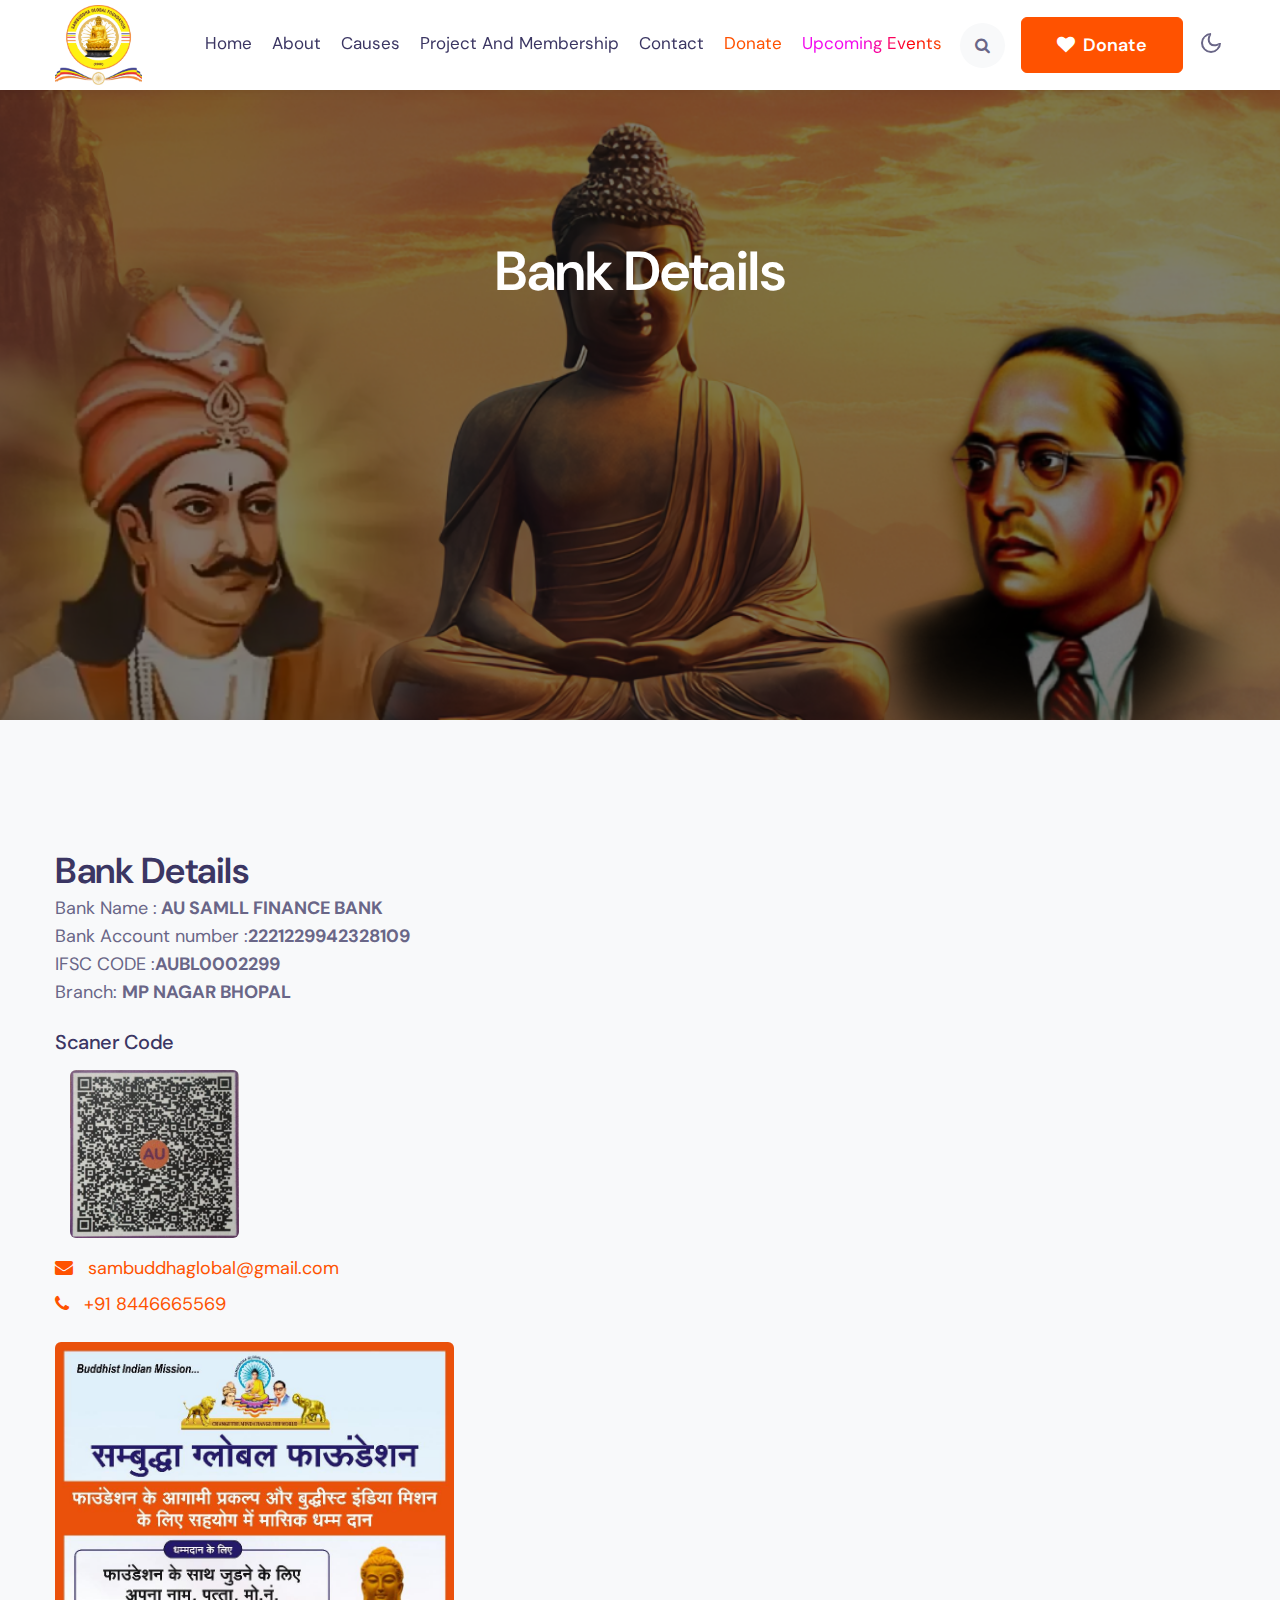
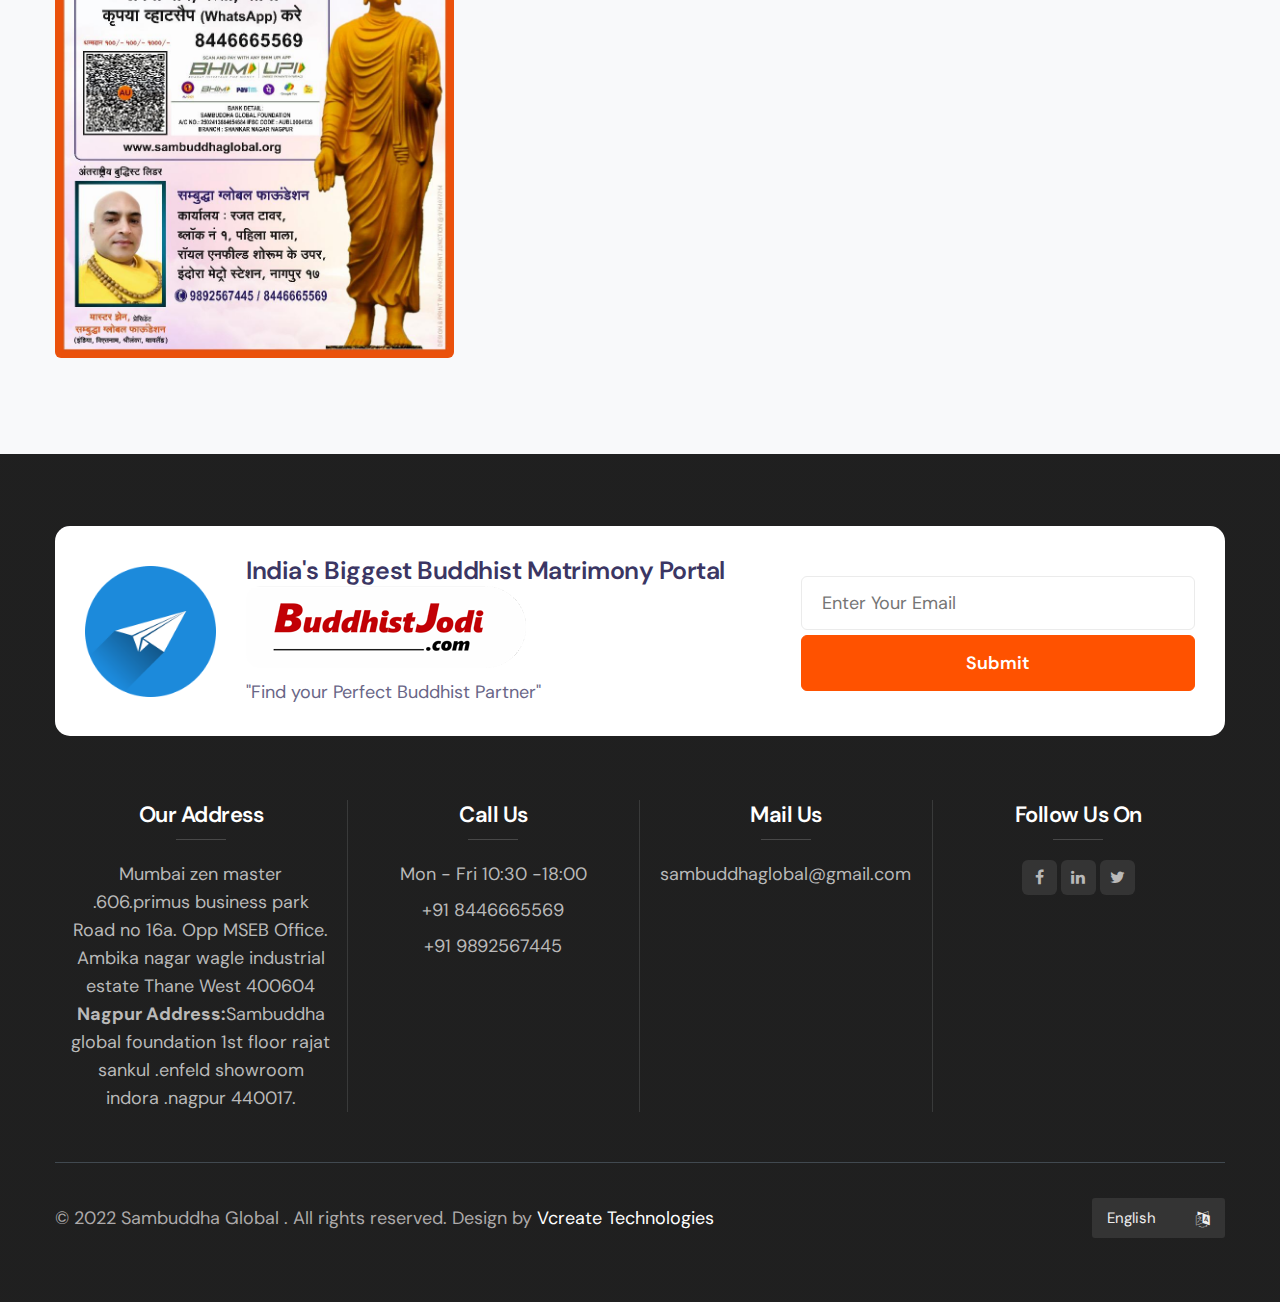
<file: donate.html>
<!doctype html>
<html lang="en">

<head>
  <!-- Required meta tags -->
  <meta charset="utf-8">
  <meta name="viewport" content="width=device-width, initial-scale=1, shrink-to-fit=no">

  <title>Sambuddha global | Donate </title>

  <link href="//fonts.googleapis.com/css2?family=DM+Sans:wght@400;700&display=swap" rel="stylesheet">

  <!-- Template CSS -->
  <link rel="stylesheet" href="assets/css/style-starter.css">
</head>

<body>
  <!--header-->
  <header id="site-header" class="fixed-top">
    <div class="container">
      <nav class="navbar navbar-expand-lg stroke">
        <h1><a class="navbar-brand mr-lg-5" href="index.html">
            <img src="assets/images/logo.png" alt="Your logo" title="Your logo" />
          </a></h1>
        <!-- if logo is image enable this   
    <a class="navbar-brand" href="#index.html">
        <img src="image-path" alt="Your logo" title="Your logo" style="height:35px;" />
    </a> -->
        <button class="navbar-toggler  collapsed bg-gradient" type="button" data-toggle="collapse"
          data-target="#navbarTogglerDemo02" aria-controls="navbarTogglerDemo02" aria-expanded="false"
          aria-label="Toggle navigation">
          <span class="navbar-toggler-icon fa icon-expand fa-bars"></span>
          <span class="navbar-toggler-icon fa icon-close fa-times"></span>
          </span>
        </button>

        <div class="collapse navbar-collapse" id="navbarTogglerDemo02">
          <ul class="navbar-nav w-100">
            <li class="nav-item @@home__active">
              <a class="nav-link" href="index.html">Home <span class="sr-only">(current)</span></a>
            </li>
            <li class="nav-item @@about__active">
              <a class="nav-link" href="about.html">About</a>
            </li>
            <li class="nav-item @@causes__active">
              <a class="nav-link" href="causes.html">Causes</a>
            </li>

            <li class="nav-item @@contact__active">
              <a class="nav-link" href="membership.html">Project and Membership</a>
            </li>


            <li class="nav-item @@contact_active">
              <a class="nav-link" href="contact.html">Contact</a>
            </li>



            <li class="nav-item active">
              <a class="nav-link" href="donate.html">Donate</a>
            </li>


            <li class="nav-item @@contact__active">
              <a class="nav-link upcoming-evnt" href="upcoming_events.html">Upcoming Events</a>
            </li>




            <li class="ml-lg-auto mr-lg-0 m-auto">
              <!--/search-right-->
              <div class="search-right">
                <a href="#search" title="search"><span class="fa fa-search" aria-hidden="true"></span></a>
                <!-- search popup -->
                <div id="search" class="pop-overlay">
                  <div class="popup">
                    <h4 class="mb-3">Search here</h4>
                    <form action="error.html" method="GET" class="search-box">
                      <input type="search" placeholder="Enter Keyword" name="search" required="required" autofocus="">
                      <button type="submit" class="btn btn-style btn-primary">Search</button>
                    </form>

                  </div>
                  <a class="close" href="#close">×</a>
                </div>
                <!-- /search popup -->
              </div>
              <!--//search-right-->
            </li>
            <li class="align-self">
              <a href="donate.html" class="btn btn-style btn-primary ml-lg-3 mr-lg-2"><span
                  class="fa fa-heart mr-1"></span> Donate</a>
            </li>
          </ul>
        </div>
        <!-- toggle switch for light and dark theme -->
        <div class="mobile-position">
          <nav class="navigation">
            <div class="theme-switch-wrapper">
              <label class="theme-switch" for="checkbox">
                <input type="checkbox" id="checkbox">
                <div class="mode-container">
                  <i class="gg-sun"></i>
                  <i class="gg-moon"></i>
                </div>
              </label>
            </div>
          </nav>
        </div>
        <!-- //toggle switch for light and dark theme -->
      </nav>
    </div>
  </header>
  <!-- //header -->
  <div class="inner-banner">
    <section class="w3l-breadcrumb py-5">
      <div class="container py-lg-5 py-md-3">
        <h2 class="title">Bank Details</h2>
      </div>
    </section>
  </div>
  <!-- banner bottom shape -->
  <!-- <div class="position-relative">
    <div class="shape overflow-hidden">
        <svg viewBox="0 0 2880 48" fill="none" xmlns="http://www.w3.org/2000/svg">
            <path d="M0 48H1437.5H2880V0H2160C1442.5 52 720 0 720 0H0V48Z" fill="currentColor"></path>
        </svg>
    </div>
</div> -->
  <!-- banner bottom shape -->
  <!-- contacts -->
  <section class="w3l-contact-7 py-5" id="contact">
    <div class="contacts-9 py-lg-5 py-md-4">
      <div class="container">
        <div class="top-map">
          <div class="row map-content-9 ">
            <div class="only-flex direct-col">
              <div class="col-lg-6">
                <h3 class="title-big">Bank Details </h3>
                <p class="mb-4 mt-lg-0 mt-2">Bank Name :<b> AU SAMLL FINANCE BANK </b>
                  <br>Bank Account number :<b>2221229942328109</b>
                  <br> IFSC CODE :<b>AUBL0002299</b>
                  <br>Branch: <b>MP NAGAR BHOPAL</b>
                </p>
  
                <address>
                  <h5 class="">Scaner Code</h5>
                  <div class="col-lg-6 mt-lg-0 mt-5">
                    <img src="assets/images/barcodeUpdated.jpg" alt="" class="radius-image img-fluid my-3">
                  </div>
                  
                  <p><a href="mailto:sambuddhaglobal@gmail.com"><span class="fa fa-envelope"></span>&nbsp; &nbsp;sambuddhaglobal@gmail.com</a></p>
                  <p class="py-2"><a href="tel:+91 8446665569"><span class="fa fa-phone"></span>&nbsp; &nbsp;+91 8446665569</a></p>
                </address>
              </div>
  
              
              <div class="col-lg-6 mt-lg-0 text-center">
                <img src="assets/images/dontion.jpeg" alt="" class="radius-image img-fluid img-set">
      
              </div>

            </div>
            
          </div>
        </div>
      </div>
    </div>
  </section>
  <!-- //contacts -->

  <!-- footer 14 -->
  <div class="w3l-footer-main">
    <div class="w3l-sub-footer-content">
      <section class="_form-3">
        <div class="form-main">
          <div class="container">
            <div class="middle-section grid-column top-bottom">
              <div class="image grid-three-column">
                <img src="assets/images/subscribe.png" alt="" class="img-fluid radius-image-full">
              </div>
              <div class="text-grid grid-three-column">
                <h2>India's Biggest Buddhist Matrimony Portal</h2>



                <a href="https://www.buddhistjodi.com/matrimony/register"><img src="assets/images/logoBJ.png"
                    class="img-fuild radius-image-full" alt=""></a>

                <p>
                  "Find your Perfect Buddhist Partner"</P>




              </div>
              <div class="form-text grid-three-column">
                <form action="/" method="GET">
                  <input type="email" name=" placeholder" placeholder="Enter Your Email" required="">
                  <button type="submit" class="btn btn-style btn-primary">Submit</button>
                </form>
              </div>
            </div>









          </div>
        </div>
      </section>
      <!-- Footers-14 -->
      <footer class="footer-14">
        <div id="footers14-block">
          <div class="container">
            <div class="footers20-content">
              <div class="d-grid grid-col-4 grids-content">
                <div class="column">
                  <h4>Our Address</h4>
                  <p> Mumbai zen master .606.primus business park Road no 16a. Opp MSEB Office. Ambika nagar wagle
                    industrial estate Thane West 400604<br>
                    <b>
                      Nagpur Address:</b>Sambuddha global foundation
                    1st floor rajat sankul .enfeld showroom indora .nagpur 440017.
                  </p>
                </div>
                <div class="column">
                  <h4>Call Us</h4>
                  <p>Mon - Fri 10:30 -18:00</p>
                  <p class="py-2"><a href="tel:+91 8446665569">+91&nbsp;8446665569</a></p>
                  <p><a href="tel:+91 9892567445">+91&nbsp;9892567445</a></p>
                </div>
                <div class="column">
                  <h4>Mail Us</h4>
                  <p><a href="mailto:sambuddhaglobal@gmail.com">sambuddhaglobal@gmail.com

                    </a></p>

                </div>
                <div class="column">
                  <h4>Follow Us On</h4>
                  <ul>
                    <li><a href="#facebook"><span class="fa fa-facebook" aria-hidden="true"></span></a>
                    </li>
                    <li><a href="#linkedin"><span class="fa fa-linkedin" aria-hidden="true"></span></a>
                    </li>
                    <li><a href="#twitter"><span class="fa fa-twitter" aria-hidden="true"></span></a>
                    </li>
                  </ul>
                </div>
              </div>
            </div>
            <div class="footers14-bottom d-flex">
              <div class="copyright">
                <p>© 2022 Sambuddha Global . All rights reserved. Design by <a href="https://vcreatetech.com/"
                    target="_blank">Vcreate Technologies </a></p>
              </div>
              <div class="language-select d-flex">
                <span class="fa fa-language" aria-hidden="true"></span>
                <select>
                  <option>English</option>
                  <option>Estonina</option>
                  <option>Deutsch</option>
                  <option>Nederlan;ds</option>
                </select>
              </div>
            </div>
          </div>
        </div>
        <!-- move top -->
        <button onclick="topFunction()" id="movetop" title="Go to top">
          &uarr;
        </button>
        <script>
          // When the user scrolls down 20px from the top of the document, show the button
          window.onscroll = function () {
            scrollFunction()
          };

          function scrollFunction() {
            if (document.body.scrollTop > 20 || document.documentElement.scrollTop > 20) {
              document.getElementById("movetop").style.display = "block";
            } else {
              document.getElementById("movetop").style.display = "none";
            }
          }

          // When the user clicks on the button, scroll to the top of the document
          function topFunction() {
            document.body.scrollTop = 0;
            document.documentElement.scrollTop = 0;
          }
        </script>
        <!-- /move top -->

      </footer>
      <!-- Footers-14 -->
    </div>
  </div>
  <!-- //footer 14 -->

  <script src="assets/js/jquery-3.3.1.min.js"></script> <!-- Common jquery plugin -->

  <script src="assets/js/theme-change.js"></script><!-- theme switch js (light and dark)-->
  <script src="assets/js/owl.carousel.js"></script>

  <!-- script for banner slider-->
  <script>
    $(document).ready(function () {
      $('.owl-one').owlCarousel({
        loop: true,
        dots: false,
        margin: 0,
        nav: true,
        responsiveClass: true,
        autoplay: true,
        autoplayTimeout: 5000,
        autoplaySpeed: 1000,
        autoplayHoverPause: false,
        responsive: {
          0: {
            items: 1
          },
          480: {
            items: 1
          },
          667: {
            items: 1
          },
          1000: {
            items: 1
          }
        }
      })
    })
  </script>
  <!-- //script -->

  <!-- script for tesimonials carousel slider -->
  <script>
    $(document).ready(function () {
      $("#owl-demo1").owlCarousel({
        loop: true,
        margin: 20,
        nav: false,
        responsiveClass: true,
        responsive: {
          0: {
            items: 1
          },
          736: {
            items: 1
          },
          1000: {
            items: 2,
            loop: false
          }
        }
      })
    })
  </script>
  <!-- //script for tesimonials carousel slider -->

  <script src="assets/js/counter.js"></script>

  <!--/MENU-JS-->
  <script>
    $(window).on("scroll", function () {
      var scroll = $(window).scrollTop();

      if (scroll >= 80) {
        $("#site-header").addClass("nav-fixed");
      } else {
        $("#site-header").removeClass("nav-fixed");
      }
    });

    //Main navigation Active Class Add Remove
    $(".navbar-toggler").on("click", function () {
      $("header").toggleClass("active");
    });
    $(document).on("ready", function () {
      if ($(window).width() > 991) {
        $("header").removeClass("active");
      }
      $(window).on("resize", function () {
        if ($(window).width() > 991) {
          $("header").removeClass("active");
        }
      });
    });
  </script>
  <!--//MENU-JS-->

  <!-- disable body scroll which navbar is in active -->
  <script>
    $(function () {
      $('.navbar-toggler').click(function () {
        $('body').toggleClass('noscroll');
      })
    });
  </script>
  <!-- //disable body scroll which navbar is in active -->

  <!--bootstrap-->
  <script src="assets/js/bootstrap.min.js"></script>
  <!-- //bootstrap-->
</body>

</html>
</file>
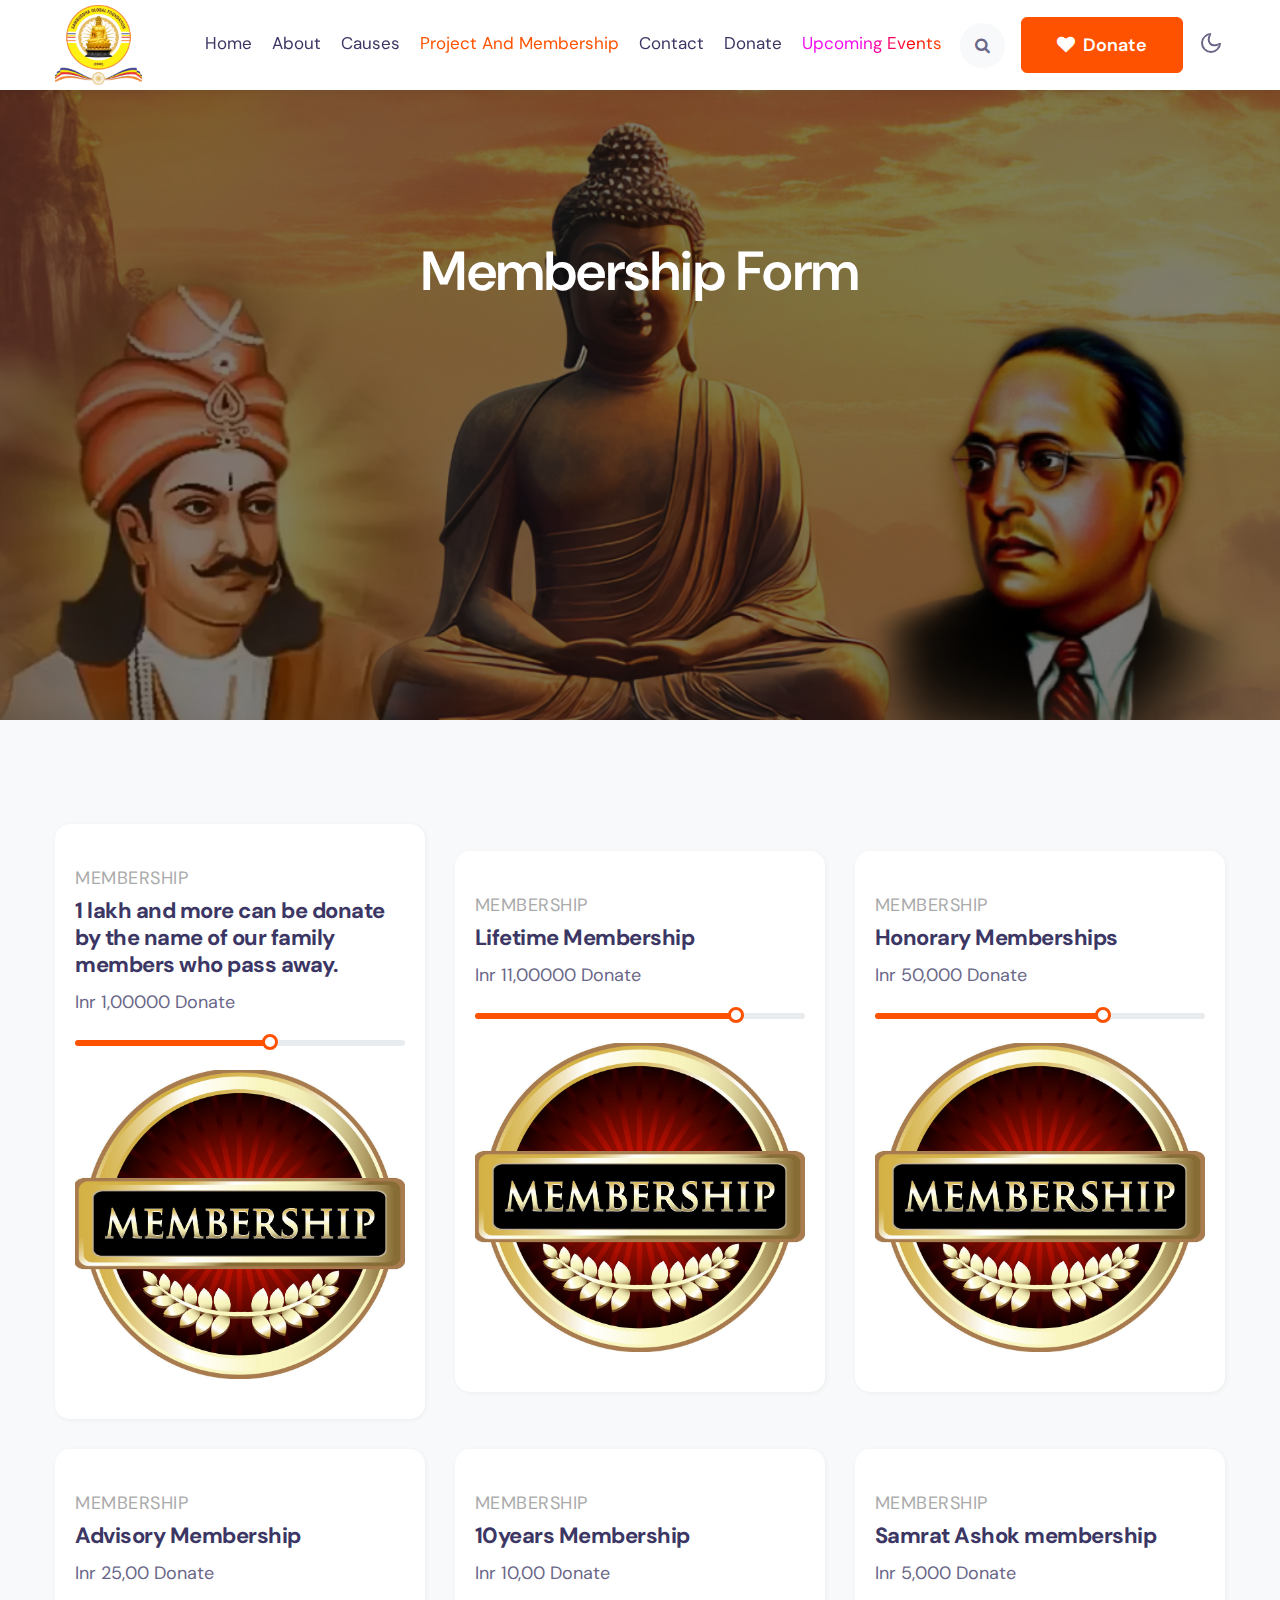
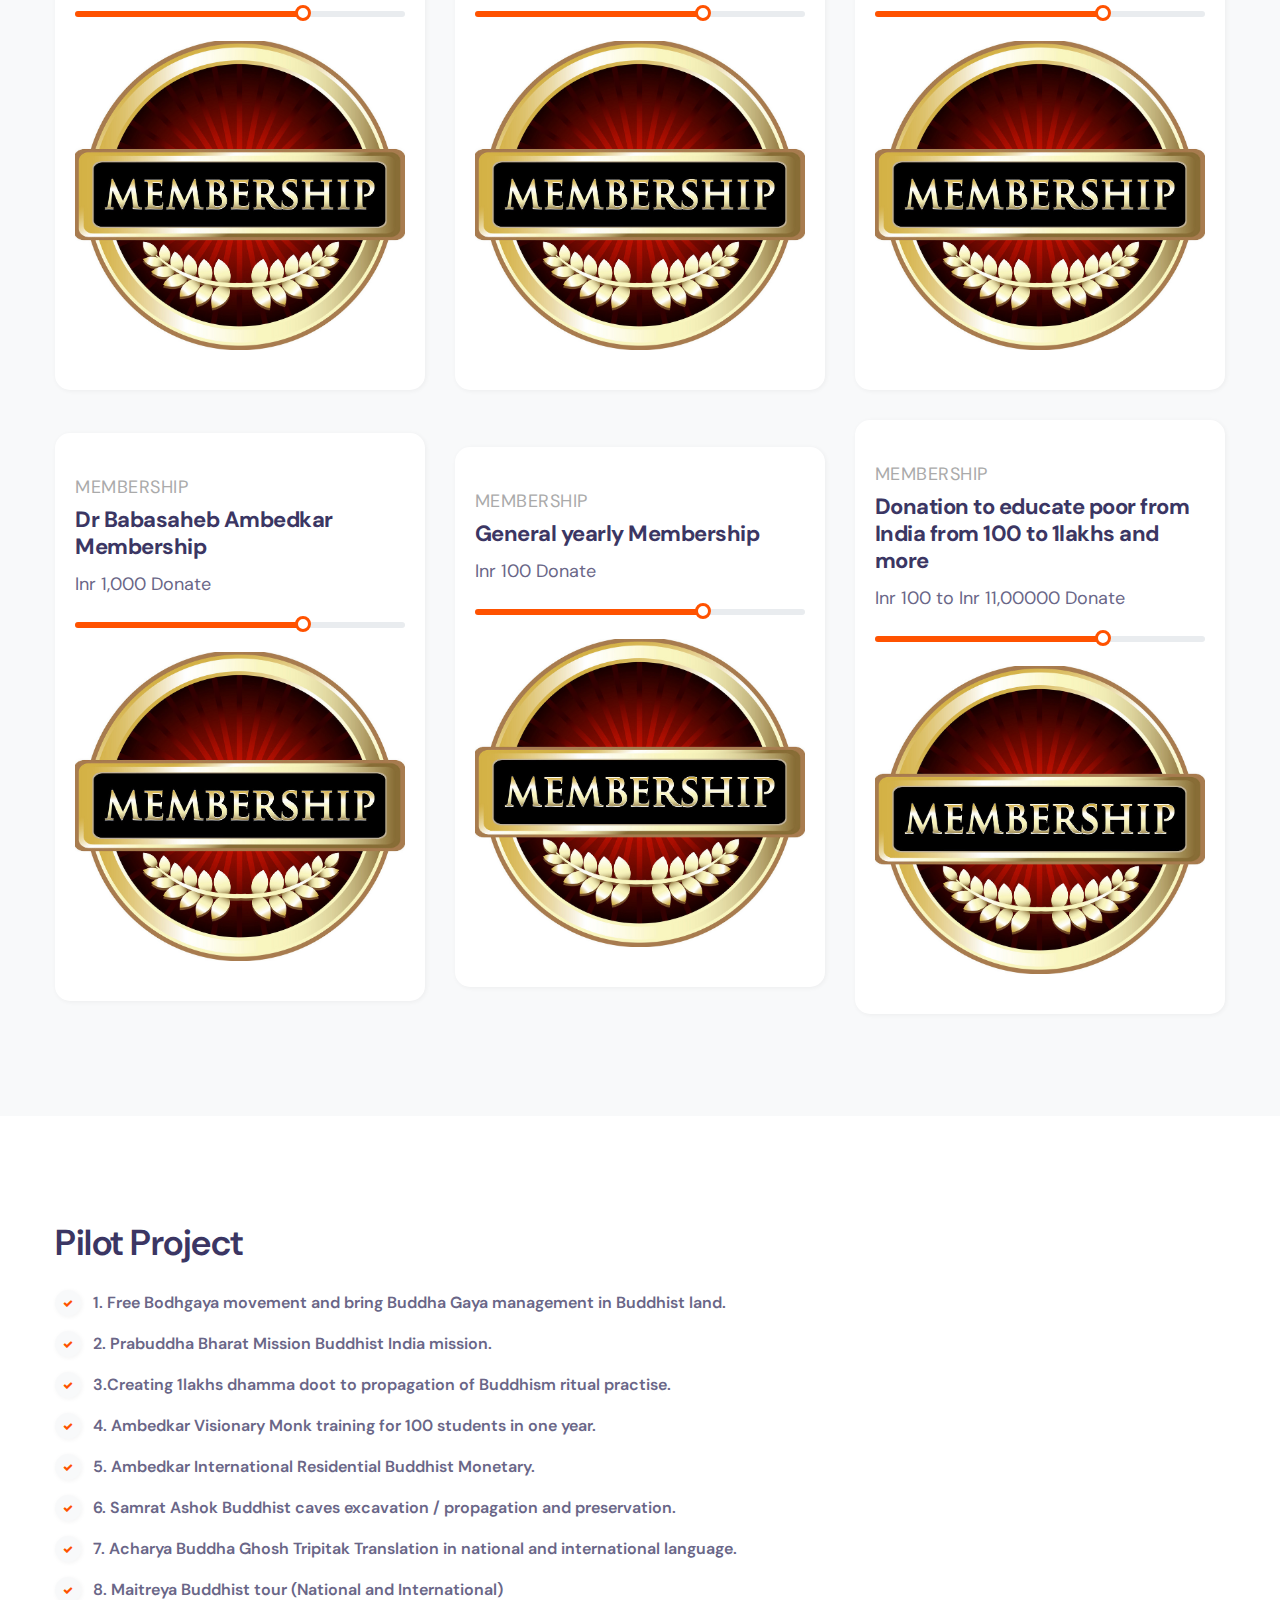
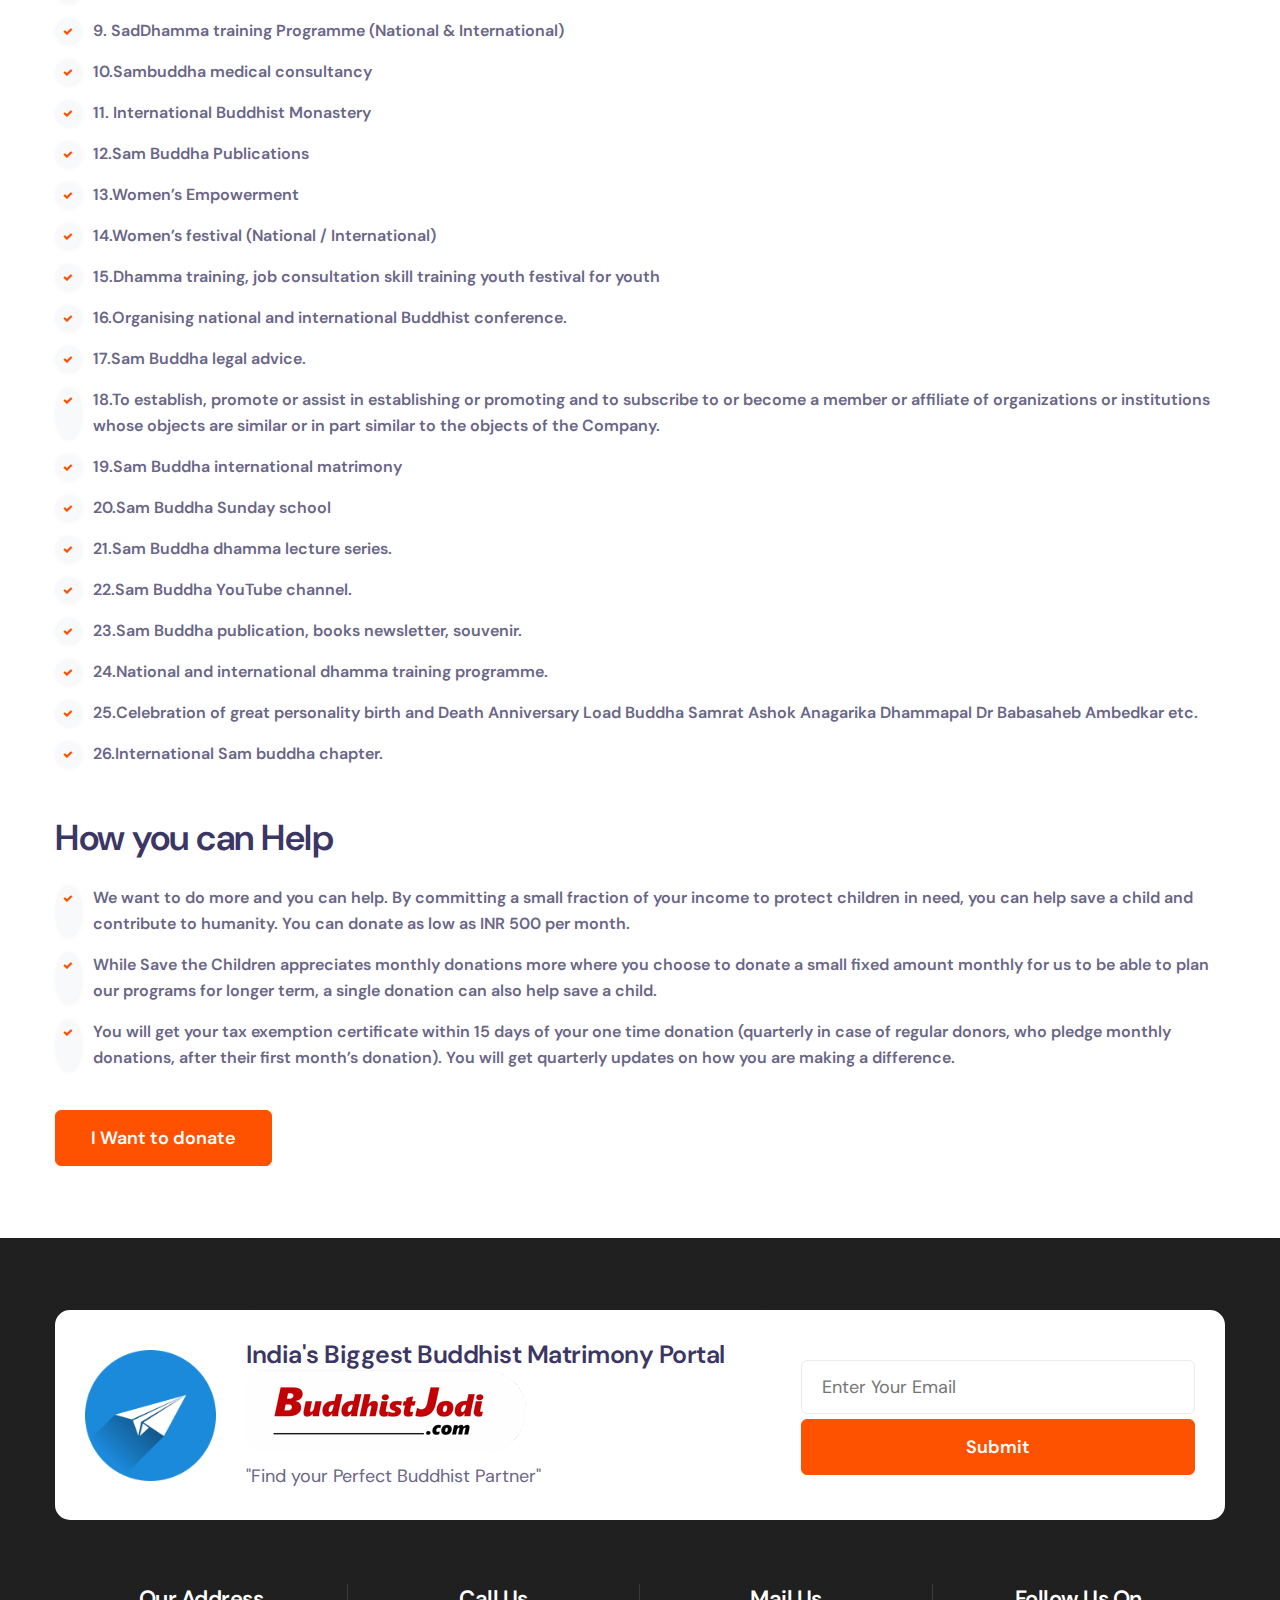
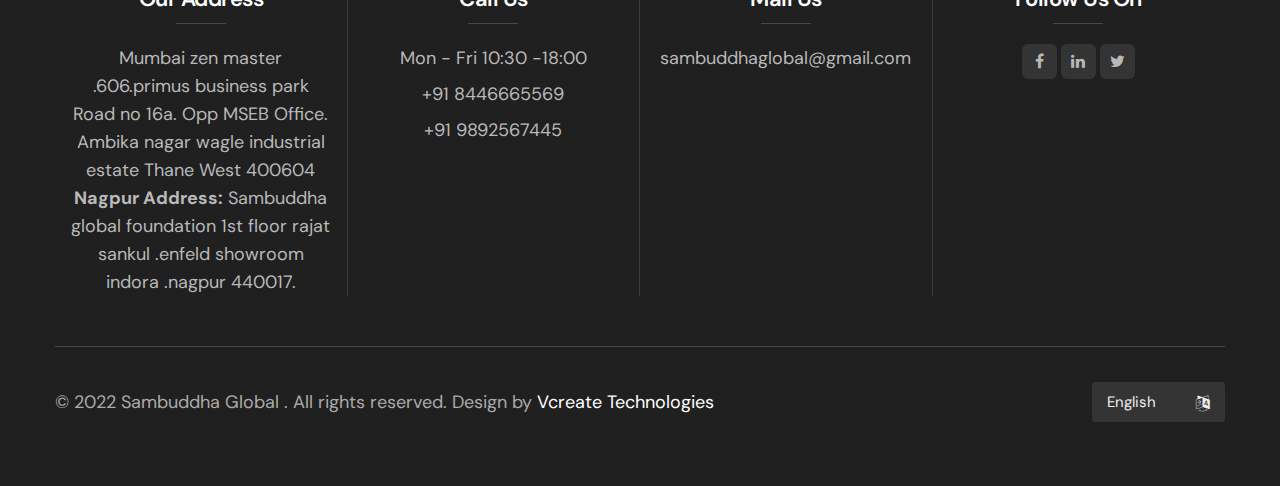
<file: membership.html>
<!doctype html>
<html lang="en">
  <head>
    <!-- Required meta tags -->
    <meta charset="utf-8">
    <meta name="viewport" content="width=device-width, initial-scale=1, shrink-to-fit=no">

    <title>Membership Form </title>

    <link href="//fonts.googleapis.com/css2?family=DM+Sans:wght@400;700&display=swap" rel="stylesheet">
    
    <!-- Template CSS -->
    <link rel="stylesheet" href="assets/css/style-starter.css">
  </head>
  <body>
<!--header-->
<header id="site-header" class="fixed-top">
  <div class="container">
    <nav class="navbar navbar-expand-lg stroke">
      <h1><a class="navbar-brand mr-lg-5" href="index.html">
        <img src="assets/images/logo.png" alt="Your logo" title="Your logo" />
        </a></h1>
      <!-- if logo is image enable this   
    <a class="navbar-brand" href="#index.html">
        <img src="image-path" alt="Your logo" title="Your logo" style="height:35px;" />
    </a> -->
      <button class="navbar-toggler  collapsed bg-gradient" type="button" data-toggle="collapse"
        data-target="#navbarTogglerDemo02" aria-controls="navbarTogglerDemo02" aria-expanded="false"
        aria-label="Toggle navigation">
        <span class="navbar-toggler-icon fa icon-expand fa-bars"></span>
        <span class="navbar-toggler-icon fa icon-close fa-times"></span>
        </span>
      </button>

      <div class="collapse navbar-collapse" id="navbarTogglerDemo02">
        <ul class="navbar-nav w-100">
          <li class="nav-item @@home__active">
            <a class="nav-link" href="index.html">Home <span class="sr-only">(current)</span></a>
          </li>
          <li class="nav-item @@about__active">
            <a class="nav-link" href="about.html">About</a>
          </li>
          <li class="nav-item">
            <a class="nav-link" href="causes.html">Causes</a>
          </li>
          
           <li class="nav-item @@contact__active active">
            <a class="nav-link" href="membership.html">Project and Membership</a>
          </li>

          <li class="nav-item @@contact__active">
            <a class="nav-link" href="contact.html">Contact</a>
          </li>
          
           <li class="nav-item @@contact__active">
            <a class="nav-link" href="donate.html">Donate</a>
          </li>

          <li class="nav-item @@contact__active">
            <a class="nav-link upcoming-evnt" href="upcoming_events.html">Upcoming Events</a>
        </li>
          
          <li class="ml-lg-auto mr-lg-0 m-auto">
            <!--/search-right-->
            <div class="search-right">
              <a href="#search" title="search"><span class="fa fa-search" aria-hidden="true"></span></a>
              <!-- search popup -->
              <div id="search" class="pop-overlay">
                  <div class="popup">
                      <h4 class="mb-3">Search here</h4>
                      <form action="error.html" method="GET" class="search-box">
                          <input type="search" placeholder="Enter Keyword" name="search" required="required"
                              autofocus="">
                          <button type="submit" class="btn btn-style btn-primary">Search</button>
                      </form>

                  </div>
                  <a class="close" href="#close">×</a>
              </div>
              <!-- /search popup -->
          </div>
          <!--//search-right-->
          </li>
          <li class="align-self">
            <a href="donate.html" class="btn btn-style btn-primary ml-lg-3 mr-lg-2"><span class="fa fa-heart mr-1"></span> Donate</a>
          </li>
        </ul>
      </div>
      <!-- toggle switch for light and dark theme -->
      <div class="mobile-position">
        <nav class="navigation">
          <div class="theme-switch-wrapper">
            <label class="theme-switch" for="checkbox">
              <input type="checkbox" id="checkbox">
              <div class="mode-container">
                <i class="gg-sun"></i>
                <i class="gg-moon"></i>
              </div>
            </label>
          </div>
        </nav>
      </div>
      <!-- //toggle switch for light and dark theme -->
    </nav>
  </div>
</header>
<!-- //header -->
<div class="inner-banner">
    <section class="w3l-breadcrumb py-5">
        <div class="container py-lg-5 py-md-3">
            <h2 class="title">Membership Form</h2>
        </div>
    </section>
</div>
<!-- banner bottom shape -->
<!-- <div class="position-relative">
    <div class="shape overflow-hidden">
        <svg viewBox="0 0 2880 48" fill="none" xmlns="http://www.w3.org/2000/svg">
            <path d="M0 48H1437.5H2880V0H2160C1442.5 52 720 0 720 0H0V48Z" fill="currentColor"></path>
        </svg>
    </div>
</div> -->
<!-- banner bottom shape -->
<!--/causes-sec-->
<div class="w3-services py-5">
    <div class="container py-lg-4 py-md-3">
        <div class="row w3-services-grids">
            <div class="col-lg-4 col-md-6 causes-grid">
                <div class="causes-grid-info">
                    <a href="#cause" class="cause-title-wrap">
                        <p class="title"> Membership</p>
                        <h4 class="cause-title">1 lakh and more can be donate by the name of our family members who pass away.
                        </h4>
                        <p class="counter-inherit">
                            Inr 1,00000 Donate
                        </p>
                    </a>
                    <div class="barWrapper my-4">
                        <div class="progress-box">
                            <div class="progress" data-value="60">
                                <div class="progress-bar" role="progressbar" aria-valuenow="60" aria-valuemin="0"
                                    aria-valuemax="100" style="width: 60%;">
                                    <div class="value-holder"><span class="value"></span></div>
                                </div>
                            </div>
                        </div>
                    </div>
                    <a href="#cause"><img src="assets/images/blog3.jpg" class="img-fuild radius-image-full"
                            alt=""></a>
                </div>
            </div>
            <div class="col-lg-4 col-md-6 causes-grid">
                <div class="causes-grid-info">
                    <a href="#cause" class="cause-title-wrap">
                        <p class="title">Membership</p>
                        <h4 class="cause-title">Lifetime Membership 
                        </h4>
                        <p class="counter-inherit">
                            Inr 11,00000 Donate 
                        </p>
                    </a>
                    <div class="barWrapper my-4">
                        <div class="progress-box">
                            <div class="progress" data-value="70">
                                <div class="progress-bar" role="progressbar" aria-valuenow="80" aria-valuemin="0"
                                    aria-valuemax="100" style="width: 80%;">
                                    <div class="value-holder"><span class="value"></span></div>
                                </div>
                            </div>
                        </div>
                    </div>
                    <a href="#cause"><img src="assets/images/blog3.jpg" class="img-fuild radius-image-full" alt=""></a>
                </div>
            </div>
            <div class="col-lg-4 col-md-6 causes-grid">
                <div class="causes-grid-info">
                    <a href="#cause" class="cause-title-wrap">
                        <p class="title">Membership </p>
                        <h4 class="cause-title">Honorary Memberships 
                        </h4>
                        <p class="counter-inherit">
                            Inr 50,000 Donate
                        </p>
                    </a>
                    <div class="barWrapper my-4">
                        <div class="progress-box">
                            <div class="progress" data-value="70">
                                <div class="progress-bar" role="progressbar" aria-valuenow="70" aria-valuemin="0"
                                    aria-valuemax="100" style="width: 70%;">
                                    <div class="value-holder"><span class="value"></span></div>
                                </div>
                            </div>
                        </div>
                    </div>
                    <a href="#cause"><img src="assets/images/blog3.jpg" class="img-fuild radius-image-full" alt=""></a>
                </div>
            </div>
            
            
            
                    
                    
                    
                    
                    
                    
                    
                    <div class="col-lg-4 col-md-6 causes-grid">
                <div class="causes-grid-info">
                    <a href="#cause" class="cause-title-wrap">
                        <p class="title">Membership </p>
                        <h4 class="cause-title">Advisory Membership 
                        </h4>
                        <p class="counter-inherit">
                            Inr 25,00 Donate
                        </p>
                    </a>
                    <div class="barWrapper my-4">
                        <div class="progress-box">
                            <div class="progress" data-value="70">
                                <div class="progress-bar" role="progressbar" aria-valuenow="70" aria-valuemin="0"
                                    aria-valuemax="100" style="width: 70%;">
                                    <div class="value-holder"><span class="value"></span></div>
                                </div>
                            </div>
                        </div>
                    </div>
                    <a href="#cause"><img src="assets/images/blog3.jpg" class="img-fuild radius-image-full" alt=""></a>
                </div>
            </div>
            
            
            
                    
                    
                    
                    
                        
                    <div class="col-lg-4 col-md-6 causes-grid">
                <div class="causes-grid-info">
                    <a href="#cause" class="cause-title-wrap">
                        <p class="title">Membership </p>
                        <h4 class="cause-title">10years Membership 
                        </h4>
                        <p class="counter-inherit">
                            Inr 10,00 Donate
                        </p>
                    </a>
                    <div class="barWrapper my-4">
                        <div class="progress-box">
                            <div class="progress" data-value="70">
                                <div class="progress-bar" role="progressbar" aria-valuenow="70" aria-valuemin="0"
                                    aria-valuemax="100" style="width: 70%;">
                                    <div class="value-holder"><span class="value"></span></div>
                                </div>
                            </div>
                        </div>
                    </div>
                    <a href="#cause"><img src="assets/images/blog3.jpg" class="img-fuild radius-image-full" alt=""></a>
                </div>
            </div>
            
                    
                    
                    
                    
               
                    <div class="col-lg-4 col-md-6 causes-grid">
                <div class="causes-grid-info">
                    <a href="#cause" class="cause-title-wrap">
                        <p class="title">Membership </p>
                        <h4 class="cause-title">Samrat Ashok membership 
                        </h4>
                        <p class="counter-inherit">
                            Inr 5,000 Donate
                        </p>
                    </a>
                    <div class="barWrapper my-4">
                        <div class="progress-box">
                            <div class="progress" data-value="70">
                                <div class="progress-bar" role="progressbar" aria-valuenow="70" aria-valuemin="0"
                                    aria-valuemax="100" style="width: 70%;">
                                    <div class="value-holder"><span class="value"></span></div>
                                </div>
                            </div>
                        </div>
                    </div>
                    <a href="#cause"><img src="assets/images/blog3.jpg" class="img-fuild radius-image-full" alt=""></a>
                </div>
            </div>
                     
                    
                    
                    
                    
                    
                    
                    
                    
                    <div class="col-lg-4 col-md-6 causes-grid">
                <div class="causes-grid-info">
                    <a href="#cause" class="cause-title-wrap">
                        <p class="title">Membership </p>
                        <h4 class="cause-title">Dr Babasaheb Ambedkar Membership  
                        </h4>
                        <p class="counter-inherit">
                            Inr 1,000 Donate
                        </p>
                    </a>
                    <div class="barWrapper my-4">
                        <div class="progress-box">
                            <div class="progress" data-value="70">
                                <div class="progress-bar" role="progressbar" aria-valuenow="70" aria-valuemin="0"
                                    aria-valuemax="100" style="width: 70%;">
                                    <div class="value-holder"><span class="value"></span></div>
                                </div>
                            </div>
                        </div>
                    </div>
                    <a href="#cause"><img src="assets/images/blog3.jpg" class="img-fuild radius-image-full" alt=""></a>
                </div>
            </div>
                
                    
                    
                    
                    
                    
            
                    
                    <div class="col-lg-4 col-md-6 causes-grid">
                <div class="causes-grid-info">
                    <a href="#cause" class="cause-title-wrap">
                        <p class="title">Membership </p>
                        <h4 class="cause-title">General yearly Membership   
                        </h4>
                        <p class="counter-inherit">
                            Inr 100 Donate
                        </p>
                    </a>
                    <div class="barWrapper my-4">
                        <div class="progress-box">
                            <div class="progress" data-value="70">
                                <div class="progress-bar" role="progressbar" aria-valuenow="70" aria-valuemin="0"
                                    aria-valuemax="100" style="width: 70%;">
                                    <div class="value-holder"><span class="value"></span></div>
                                </div>
                            </div>
                        </div>
                    </div>
                    <a href="#cause"><img src="assets/images/blog3.jpg" class="img-fuild radius-image-full" alt=""></a>
                </div>
            </div>
                
                              
                    
                    
                    
                    
             
                    
                    <div class="col-lg-4 col-md-6 causes-grid">
                <div class="causes-grid-info">
                    <a href="#cause" class="cause-title-wrap">
                        <p class="title">Membership </p>
                        <h4 class="cause-title">Donation to educate poor from India from 100 to 1lakhs and more   
                        </h4>
                        <p class="counter-inherit">
                            Inr 100 to Inr 11,00000 Donate
                        </p>
                    </a>
                    <div class="barWrapper my-4">
                        <div class="progress-box">
                            <div class="progress" data-value="70">
                                <div class="progress-bar" role="progressbar" aria-valuenow="70" aria-valuemin="0"
                                    aria-valuemax="100" style="width: 70%;">
                                    <div class="value-holder"><span class="value"></span></div>
                                </div>
                            </div>
                        </div>
                    </div>
                    <a href="#cause"><img src="assets/images/blog3.jpg" class="img-fuild radius-image-full" alt=""></a>
                </div>
            </div>
                
                             
                    
                    
                    
                    
                    
                    
                    
                    
                    
                    
                    
                    
                    
                    
                    
                    
                    
                    
                    
                    
                    
                    
                    
                </div>
            </div>
        </div>
    </div>
</div>
<!--/causes-sec-->
<section class="w3l-aboutblock2" id="story">
    <div class="py-5">
        <div class="container py-lg-4 py-md-3">
            <div class="cwp4-two">
                <div class="cwp4-text">
                    <h3 class="title-big">Pilot Project</h3>
                    
                 
                    
                    <ul class="cont-4 mt-4">
                        <li><span class="fa fa-check"></span>1. Free Bodhgaya movement and bring Buddha Gaya management in Buddhist land. </li>
                        <li><span class="fa fa-check"></span>2.	Prabuddha Bharat Mission Buddhist India mission.</li>
                        <li><span class="fa fa-check"></span>3.Creating 1lakhs dhamma doot to propagation of Buddhism ritual practise.</li>
                        <li><span class="fa fa-check"></span>4.	Ambedkar Visionary Monk training for 100 students in one year.</li>
                        <li><span class="fa fa-check"></span>5.	Ambedkar International Residential Buddhist Monetary.</li>
                        <li><span class="fa fa-check"></span>6.	Samrat Ashok Buddhist caves excavation / propagation and preservation.</li>
                        <li><span class="fa fa-check"></span>7.	Acharya Buddha Ghosh Tripitak Translation in national and international language.
                        </li>
                        
                        
                        
                        
                        
                        <li><span class="fa fa-check"></span>8.	Maitreya Buddhist tour (National and International)
                        </li>
                        
                        <li><span class="fa fa-check"></span>9.	SadDhamma training Programme (National & International)
                        </li>
                        <li><span class="fa fa-check"></span>10.Sambuddha medical consultancy 
                        </li>
                        <li><span class="fa fa-check"></span>11.	International Buddhist Monastery


                        </li>
                        <li><span class="fa fa-check"></span>12.Sam Buddha Publications
                        </li>
                        <li><span class="fa fa-check"></span>13.Women’s Empowerment


                        </li>
                        <li><span class="fa fa-check"></span>14.Women’s festival (National / International)
                        </li>
                        <li><span class="fa fa-check"></span>15.Dhamma training, job consultation skill training youth festival for youth
                        </li>
                        <li><span class="fa fa-check"></span>16.Organising national and international Buddhist conference.
                        </li>
                        <li><span class="fa fa-check"></span>17.Sam Buddha legal advice.


                        </li>
                        <li><span class="fa fa-check"></span>18.To establish, promote or assist in establishing or promoting and to subscribe to or become a member or affiliate of organizations or institutions whose objects are similar or in part similar to the objects of the Company.
                        </li>
                        <li><span class="fa fa-check"></span>19.Sam Buddha international matrimony
                        </li>
                        
                        
                        
                        
                        
                        
                        <li><span class="fa fa-check"></span>20.Sam Buddha Sunday school


                        </li>
                        <li><span class="fa fa-check"></span>21.Sam Buddha dhamma lecture series.
                        </li>
                        <li><span class="fa fa-check"></span>22.Sam Buddha YouTube channel.


                        </li>
                        <li><span class="fa fa-check"></span>23.Sam Buddha publication, books newsletter, souvenir.


                        </li>
                        <li><span class="fa fa-check"></span>24.National and international dhamma training programme.


                        </li>
                        <li><span class="fa fa-check"></span>25.Celebration of great personality birth and Death Anniversary Load Buddha Samrat Ashok Anagarika Dhammapal Dr Babasaheb Ambedkar etc.   
                        </li>
                        <li><span class="fa fa-check"></span>26.International Sam buddha chapter.
                        </li>
 
 
 
 
 
                        
                    </ul>
                </div>
                <div class="cwp4-text mt-md-5 mt-4">
                    <h3 class="title-big">How you can Help</h3>
                    <ul class="cont-4 mt-4">
                        <li><span class="fa fa-check"></span>We want to do more and you can help. By committing a small
                            fraction of your income to protect children in need, you can help save a child and
                            contribute to humanity. You can donate as low as INR 500 per month.</li>
                        <li><span class="fa fa-check"></span> While Save the Children appreciates monthly donations more
                            where you choose to donate a small
                            fixed amount monthly for us to be able to plan our programs for longer term, a single
                            donation
                            can also help save a child.</li>
                        <li><span class="fa fa-check"></span>You will get your tax exemption certificate within 15 days
                            of your one time donation (quarterly in case of regular donors, who pledge monthly
                            donations, after their first month’s donation). You will get quarterly updates on how you
                            are making a difference.</li>
                    </ul>
                    <a href="donate.html" class="btn btn-style btn-primary mt-md-4 mt-2"> I Want to donate</a>
                </div>
            </div>
        </div>
    </div>
</section>

<!-- footer 14 -->
<div class="w3l-footer-main">
  <div class="w3l-sub-footer-content">
      <section class="_form-3">
          <div class="form-main">
              <div class="container">
                  <div class="middle-section grid-column top-bottom">
                      <div class="image grid-three-column">
                          <img src="assets/images/subscribe.png" alt="" class="img-fluid radius-image-full">
                      </div>
                      <div class="text-grid grid-three-column">
                          
                          
                           <h2>India's Biggest Buddhist Matrimony Portal</h2>
                          
                          
                          
                          <a href="https://www.buddhistjodi.com/matrimony/register"><img src="assets/images/logoBJ.png" class="img-fuild radius-image-full"
                            alt=""></a>
                          
                           <p>
                "Find your Perfect Buddhist Partner"</P>
                          
                          
                          
                          
                          
                          
                          
                          
                          
                      </div>
                      <div class="form-text grid-three-column">
                          <form action="/" method="GET">
                              <input type="email" name=" placeholder" placeholder="Enter Your Email" required="">
                              <button type="submit" class="btn btn-style btn-primary">Submit</button>
                          </form>
                      </div>
                  </div>
                  
                  
                               </div>
          </div>
      </section>
      <!-- Footers-14 -->
      <footer class="footer-14">
          <div id="footers14-block">
              <div class="container">
                  <div class="footers20-content">
                      <div class="d-grid grid-col-4 grids-content">
                          <div class="column">
                              <h4>Our Address</h4>
                                <p> Mumbai zen master .606.primus business park Road no 16a. Opp MSEB Office. Ambika nagar wagle industrial estate Thane West 400604<br>
<b>
Nagpur Address:</b> Sambuddha global foundation 
1st floor rajat sankul .enfeld showroom indora .nagpur 440017.</p>
                          </div>
                          <div class="column">
                              <h4>Call Us</h4>
                              <p>Mon - Fri 10:30 -18:00</p>
                              <p class="py-2"><a href="tel:+91 8446665569">+91&nbsp;8446665569</a></p>
                                    <p><a href="tel:+91 9892567445">+91&nbsp;9892567445</a></p>
                          </div>
                          <div class="column">
                              <h4>Mail Us</h4>
                              <p><a href="mailto:sambuddhaglobal@gmail.com

">sambuddhaglobal@gmail.com

</a></p>
                              
                          </div>
                          <div class="column">
                              
                        
                          
                          
                              <h4>Follow Us On</h4>
                              <ul>
                                  <li><a href="https://www.facebook.com/Buddhistjodi"><span class="fa fa-facebook"
                                              aria-hidden="true"></span></a>
                                  </li>
                                  <li><a href="https://www.facebook.com/Buddhistjodi"><span class="fa fa-linkedin"
                                              aria-hidden="true"></span></a>
                                  </li>
                                  <li><a href="https://www.facebook.com/Buddhistjodi"><span class="fa fa-twitter"
                                              aria-hidden="true"></span></a>
                                  </li>
                                 
                                 
                                 
                                 
                                 
                                 
                                     
                                  
                                  
                              </ul>
                          </div>
                      </div>
                  </div>
                  
                
                 
                  
                  
                  
                  <div class="footers14-bottom d-flex">
                      <div class="copyright">
                          <p>© 2022 Sambuddha Global . All rights reserved. Design by <a href="https://vcreatetech.com/"
                                  target="_blank">Vcreate Technologies </a></p>
                      </div>
                      <div class="language-select d-flex">
                          <span class="fa fa-language" aria-hidden="true"></span>
                          <select>
                              <option>English</option>
                              <option>Estonina</option>
                              <option>Deutsch</option>
                              <option>Nederlan;ds</option>
                          </select>
                      </div>
                  </div>
              </div>
          </div>
          <!-- move top -->
          <button onclick="topFunction()" id="movetop" title="Go to top">
              &uarr;
          </button>
          <script>
              // When the user scrolls down 20px from the top of the document, show the button
              window.onscroll = function () {
                  scrollFunction()
              };

              function scrollFunction() {
                  if (document.body.scrollTop > 20 || document.documentElement.scrollTop > 20) {
                      document.getElementById("movetop").style.display = "block";
                  } else {
                      document.getElementById("movetop").style.display = "none";
                  }
              }

              // When the user clicks on the button, scroll to the top of the document
              function topFunction() {
                  document.body.scrollTop = 0;
                  document.documentElement.scrollTop = 0;
              }
          </script>
          <!-- /move top -->

      </footer>
      <!-- Footers-14 -->
  </div>
</div>
<!-- //footer 14 -->

<script src="assets/js/jquery-3.3.1.min.js"></script> <!-- Common jquery plugin -->

<script src="assets/js/theme-change.js"></script><!-- theme switch js (light and dark)-->
<script src="assets/js/owl.carousel.js"></script>

<!-- script for banner slider-->
<script>
  $(document).ready(function () {
    $('.owl-one').owlCarousel({
      loop: true,
      dots: false,
      margin: 0,
      nav: true,
      responsiveClass: true,
      autoplay: true,
      autoplayTimeout: 5000,
      autoplaySpeed: 1000,
      autoplayHoverPause: false,
      responsive: {
        0: {
          items: 1
        },
        480: {
          items: 1
        },
        667: {
          items: 1
        },
        1000: {
          items: 1
        }
      }
    })
  })
</script>
<!-- //script -->

<!-- script for tesimonials carousel slider -->
<script>
  $(document).ready(function () {
    $("#owl-demo1").owlCarousel({
      loop: true,
      margin: 20,
      nav: false,
      responsiveClass: true,
      responsive: {
        0: {
          items: 1
        },
        736: {
          items: 1
        },
        1000: {
          items: 2,
          loop: false
        }
      }
    })
  })
</script>
<!-- //script for tesimonials carousel slider -->

<script src="assets/js/counter.js"></script>

<!--/MENU-JS-->
<script>
  $(window).on("scroll", function () {
    var scroll = $(window).scrollTop();

    if (scroll >= 80) {
      $("#site-header").addClass("nav-fixed");
    } else {
      $("#site-header").removeClass("nav-fixed");
    }
  });

  //Main navigation Active Class Add Remove
  $(".navbar-toggler").on("click", function () {
    $("header").toggleClass("active");
  });
  $(document).on("ready", function () {
    if ($(window).width() > 991) {
      $("header").removeClass("active");
    }
    $(window).on("resize", function () {
      if ($(window).width() > 991) {
        $("header").removeClass("active");
      }
    });
  });
</script>
<!--//MENU-JS-->

<!-- disable body scroll which navbar is in active -->
<script>
  $(function () {
    $('.navbar-toggler').click(function () {
      $('body').toggleClass('noscroll');
    })
  });
</script>
<!-- //disable body scroll which navbar is in active -->

<!--bootstrap-->
<script src="assets/js/bootstrap.min.js"></script>
<!-- //bootstrap-->
</body>

</html>
</file>
<file: assets/css/style-starter.css>
@charset "UTF-8";
/*--
Author: W3layouts
Author URL: http://w3layouts.com
--*/
/*!
 * Bootstrap v4.4.1 (https://getbootstrap.com/)
 * Copyright 2011-2019 The Bootstrap Authors
 * Copyright 2011-2019 Twitter, Inc.
 * Licensed under MIT (https://github.com/twbs/bootstrap/blob/master/LICENSE)
 */
:root {
  --blue: #007bff;
  --indigo: #6610f2;
  --purple: #6f42c1;
  --pink: #e83e8c;
  --red: #dc3545;
  --orange: #fd7e14;
  --yellow: #ffc107;
  --green: #28a745;
  --teal: #20c997;
  --cyan: #17a2b8;
  --white: #fff;
  --gray: #6c757d;
  --gray-dark: #343a40;
  --primary: #ff5200;
  --secondary: #6c757d;
  --success: #28a745;
  --info: #17a2b8;
  --warning: #ffc107;
  --danger: #dc3545;
  --light: #f8f9fa;
  --dark: #343a40;
  --breakpoint-xs: 0;
  --breakpoint-sm: 576px;
  --breakpoint-md: 768px;
  --breakpoint-lg: 992px;
  --breakpoint-xl: 1200px;
  --font-family-sans-serif: -apple-system, BlinkMacSystemFont, "Segoe UI", Roboto, "Helvetica Neue", Arial, "Noto Sans", sans-serif, "Apple Color Emoji", "Segoe UI Emoji", "Segoe UI Symbol", "Noto Color Emoji";
  --font-family-monospace: SFMono-Regular, Menlo, Monaco, Consolas, "Liberation Mono", "Courier New", monospace; }

*,
*::before,
*::after {
  box-sizing: border-box; }

html {
  font-family: sans-serif;
  line-height: 1.15;
  -webkit-text-size-adjust: 100%;
  -webkit-tap-highlight-color: rgba(0, 0, 0, 0); }

article, aside, figcaption, figure, footer, header, hgroup, main, nav, section {
  display: block; }

body {
  margin: 0;
  font-family: -apple-system, BlinkMacSystemFont, "Segoe UI", Roboto, "Helvetica Neue", Arial, "Noto Sans", sans-serif, "Apple Color Emoji", "Segoe UI Emoji", "Segoe UI Symbol", "Noto Color Emoji";
  font-size: 1rem;
  font-weight: 400;
  line-height: 1.5;
  color: #212529;
  text-align: left;
  background-color: #fff; }

[tabindex="-1"]:focus:not(:focus-visible) {
  outline: 0 !important; }

hr {
  box-sizing: content-box;
  height: 0;
  overflow: visible; }

h1, h2, h3, h4, h5, h6 {
  margin-top: 0;
  margin-bottom: 0.5rem; }

p {
  margin-top: 0;
  margin-bottom: 1rem; }

abbr[title],
abbr[data-original-title] {
  text-decoration: underline;
  -webkit-text-decoration: underline dotted;
          text-decoration: underline dotted;
  cursor: help;
  border-bottom: 0;
  -webkit-text-decoration-skip-ink: none;
          text-decoration-skip-ink: none; }

address {
  margin-bottom: 1rem;
  font-style: normal;
  line-height: inherit; }

ol,
ul,
dl {
  margin-top: 0;
  margin-bottom: 1rem; }

ol ol,
ul ul,
ol ul,
ul ol {
  margin-bottom: 0; }

dt {
  font-weight: 700; }

dd {
  margin-bottom: .5rem;
  margin-left: 0; }

blockquote {
  margin: 0 0 1rem; }

b,
strong {
  font-weight: bolder; }

small {
  font-size: 80%; }

sub,
sup {
  position: relative;
  font-size: 75%;
  line-height: 0;
  vertical-align: baseline; }

sub {
  bottom: -.25em; }

sup {
  top: -.5em; }

a {
  color: #ff5200;
  text-decoration: none;
  background-color: transparent; }
  a:hover {
    color: #b33900;
    text-decoration: underline; }

a:not([href]) {
  color: inherit;
  text-decoration: none; }
  a:not([href]):hover {
    color: inherit;
    text-decoration: none; }

pre,
code,
kbd,
samp {
  font-family: SFMono-Regular, Menlo, Monaco, Consolas, "Liberation Mono", "Courier New", monospace;
  font-size: 1em; }

pre {
  margin-top: 0;
  margin-bottom: 1rem;
  overflow: auto; }

figure {
  margin: 0 0 1rem; }

img {
  vertical-align: middle;
  border-style: none; }

svg {
  overflow: hidden;
  vertical-align: middle; }

table {
  border-collapse: collapse; }

caption {
  padding-top: 0.75rem;
  padding-bottom: 0.75rem;
  color: #6c757d;
  text-align: left;
  caption-side: bottom; }

th {
  text-align: inherit; }

label {
  display: inline-block;
  margin-bottom: 0.5rem; }

button {
  border-radius: 0; }

button:focus {
  outline: 1px dotted;
  outline: 5px auto -webkit-focus-ring-color; }

input,
button,
select,
optgroup,
textarea {
  margin: 0;
  font-family: inherit;
  font-size: inherit;
  line-height: inherit; }

button,
input {
  overflow: visible; }

button,
select {
  text-transform: none; }

select {
  word-wrap: normal; }

button,
[type="button"],
[type="reset"],
[type="submit"] {
  -webkit-appearance: button; }

button:not(:disabled),
[type="button"]:not(:disabled),
[type="reset"]:not(:disabled),
[type="submit"]:not(:disabled) {
  cursor: pointer; }

button::-moz-focus-inner,
[type="button"]::-moz-focus-inner,
[type="reset"]::-moz-focus-inner,
[type="submit"]::-moz-focus-inner {
  padding: 0;
  border-style: none; }

input[type="radio"],
input[type="checkbox"] {
  box-sizing: border-box;
  padding: 0; }

input[type="date"],
input[type="time"],
input[type="datetime-local"],
input[type="month"] {
  -webkit-appearance: listbox; }

textarea {
  overflow: auto;
  resize: vertical; }

fieldset {
  min-width: 0;
  padding: 0;
  margin: 0;
  border: 0; }

legend {
  display: block;
  width: 100%;
  max-width: 100%;
  padding: 0;
  margin-bottom: .5rem;
  font-size: 1.5rem;
  line-height: inherit;
  color: inherit;
  white-space: normal; }
  @media (max-width: 1200px) {
    legend {
      font-size: calc(1.275rem + 0.3vw) ; } }

progress {
  vertical-align: baseline; }

[type="number"]::-webkit-inner-spin-button,
[type="number"]::-webkit-outer-spin-button {
  height: auto; }

[type="search"] {
  outline-offset: -2px;
  -webkit-appearance: none; }

[type="search"]::-webkit-search-decoration {
  -webkit-appearance: none; }

::-webkit-file-upload-button {
  font: inherit;
  -webkit-appearance: button; }

output {
  display: inline-block; }

summary {
  display: list-item;
  cursor: pointer; }

template {
  display: none; }

[hidden] {
  display: none !important; }

h1, h2, h3, h4, h5, h6,
.h1, .h2, .h3, .h4, .h5, .h6 {
  margin-bottom: 0.5rem;
  font-weight: 500;
  line-height: 1.2; }

h1, .h1 {
  font-size: 2.5rem; }
  @media (max-width: 1200px) {
    h1, .h1 {
      font-size: calc(1.375rem + 1.5vw) ; } }

h2, .h2 {
  font-size: 2rem; }
  @media (max-width: 1200px) {
    h2, .h2 {
      font-size: calc(1.325rem + 0.9vw) ; } }

h3, .h3 {
  font-size: 1.75rem; }
  @media (max-width: 1200px) {
    h3, .h3 {
      font-size: calc(1.3rem + 0.6vw) ; } }

h4, .h4 {
  font-size: 1.5rem; }
  @media (max-width: 1200px) {
    h4, .h4 {
      font-size: calc(1.275rem + 0.3vw) ; } }

h5, .h5 {
  font-size: 1.25rem; }

h6, .h6 {
  font-size: 1rem; }

.lead {
  font-size: 1.25rem;
  font-weight: 300; }

.display-1 {
  font-size: 6rem;
  font-weight: 300;
  line-height: 1.2; }
  @media (max-width: 1200px) {
    .display-1 {
      font-size: calc(1.725rem + 5.7vw) ; } }

.display-2 {
  font-size: 5.5rem;
  font-weight: 300;
  line-height: 1.2; }
  @media (max-width: 1200px) {
    .display-2 {
      font-size: calc(1.675rem + 5.1vw) ; } }

.display-3 {
  font-size: 4.5rem;
  font-weight: 300;
  line-height: 1.2; }
  @media (max-width: 1200px) {
    .display-3 {
      font-size: calc(1.575rem + 3.9vw) ; } }

.display-4 {
  font-size: 3.5rem;
  font-weight: 300;
  line-height: 1.2; }
  @media (max-width: 1200px) {
    .display-4 {
      font-size: calc(1.475rem + 2.7vw) ; } }

hr {
  margin-top: 1rem;
  margin-bottom: 1rem;
  border: 0;
  border-top: 1px solid rgba(0, 0, 0, 0.1); }

small,
.small {
  font-size: 80%;
  font-weight: 400; }

mark,
.mark {
  padding: 0.2em;
  background-color: #fcf8e3; }

.list-unstyled {
  padding-left: 0;
  list-style: none; }

.list-inline {
  padding-left: 0;
  list-style: none; }

.list-inline-item {
  display: inline-block; }
  .list-inline-item:not(:last-child) {
    margin-right: 0.5rem; }

.initialism {
  font-size: 90%;
  text-transform: uppercase; }

.blockquote {
  margin-bottom: 1rem;
  font-size: 1.25rem; }

.blockquote-footer {
  display: block;
  font-size: 80%;
  color: #6c757d; }
  .blockquote-footer::before {
    content: "\2014\00A0"; }

.img-fluid {
  max-width: 100%;
  height: auto; }

.img-thumbnail {
  padding: 0.25rem;
  background-color: #fff;
  border: 1px solid #dee2e6;
  border-radius: 0.25rem;
  max-width: 100%;
  height: auto; }

.figure {
  display: inline-block; }

.figure-img {
  margin-bottom: 0.5rem;
  line-height: 1; }

.figure-caption {
  font-size: 90%;
  color: #6c757d; }

code {
  font-size: 87.5%;
  color: #e83e8c;
  word-wrap: break-word; }
  a > code {
    color: inherit; }

kbd {
  padding: 0.2rem 0.4rem;
  font-size: 87.5%;
  color: #fff;
  background-color: #212529;
  border-radius: 0.2rem; }
  kbd kbd {
    padding: 0;
    font-size: 100%;
    font-weight: 700; }

pre {
  display: block;
  font-size: 87.5%;
  color: #212529; }
  pre code {
    font-size: inherit;
    color: inherit;
    word-break: normal; }

.pre-scrollable {
  max-height: 340px;
  overflow-y: scroll; }

.container {
  width: 100%;
  padding-right: 15px;
  padding-left: 15px;
  margin-right: auto;
  margin-left: auto; }
  @media (min-width: 576px) {
    .container {
      max-width: 540px; } }
  @media (min-width: 768px) {
    .container {
      max-width: 720px; } }
  @media (min-width: 992px) {
    .container {
      max-width: 960px; } }
  @media (min-width: 1200px) {
    .container {
      max-width: 1140px; } }

.container-fluid, .container-sm, .container-md, .container-lg, .container-xl {
  width: 100%;
  padding-right: 15px;
  padding-left: 15px;
  margin-right: auto;
  margin-left: auto; }

@media (min-width: 576px) {
  .container, .container-sm {
    max-width: 540px; } }

@media (min-width: 768px) {
  .container, .container-sm, .container-md {
    max-width: 720px; } }

@media (min-width: 992px) {
  .container, .container-sm, .container-md, .container-lg {
    max-width: 960px; } }

@media (min-width: 1200px) {
  .container, .container-sm, .container-md, .container-lg, .container-xl {
    max-width: 1140px; } }

.row {
  display: flex;
  flex-wrap: wrap;
  margin-right: -15px;
  margin-left: -15px; }

.no-gutters {
  margin-right: 0;
  margin-left: 0; }
  .no-gutters > .col,
  .no-gutters > [class*="col-"] {
    padding-right: 0;
    padding-left: 0; }

.col-1, .col-2, .col-3, .col-4, .col-5, .col-6, .col-7, .col-8, .col-9, .col-10, .col-11, .col-12, .col,
.col-auto, .col-sm-1, .col-sm-2, .col-sm-3, .col-sm-4, .col-sm-5, .col-sm-6, .col-sm-7, .col-sm-8, .col-sm-9, .col-sm-10, .col-sm-11, .col-sm-12, .col-sm,
.col-sm-auto, .col-md-1, .col-md-2, .col-md-3, .col-md-4, .col-md-5, .col-md-6, .col-md-7, .col-md-8, .col-md-9, .col-md-10, .col-md-11, .col-md-12, .col-md,
.col-md-auto, .col-lg-1, .col-lg-2, .col-lg-3, .col-lg-4, .col-lg-5, .col-lg-6, .col-lg-7, .col-lg-8, .col-lg-9, .col-lg-10, .col-lg-11, .col-lg-12, .col-lg,
.col-lg-auto, .col-xl-1, .col-xl-2, .col-xl-3, .col-xl-4, .col-xl-5, .col-xl-6, .col-xl-7, .col-xl-8, .col-xl-9, .col-xl-10, .col-xl-11, .col-xl-12, .col-xl,
.col-xl-auto {
  position: relative;
  width: 100%;
  padding-right: 15px;
  padding-left: 15px; }

.col {
  flex-basis: 0;
  flex-grow: 1;
  max-width: 100%; }

.row-cols-1 > * {
  flex: 0 0 100%;
  max-width: 100%; }

.row-cols-2 > * {
  flex: 0 0 50%;
  max-width: 50%; }

.row-cols-3 > * {
  flex: 0 0 33.33333%;
  max-width: 33.33333%; }

.row-cols-4 > * {
  flex: 0 0 25%;
  max-width: 25%; }

.row-cols-5 > * {
  flex: 0 0 20%;
  max-width: 20%; }

.row-cols-6 > * {
  flex: 0 0 16.66667%;
  max-width: 16.66667%; }

.col-auto {
  flex: 0 0 auto;
  width: auto;
  max-width: 100%; }

.col-1 {
  flex: 0 0 8.33333%;
  max-width: 8.33333%; }

.col-2 {
  flex: 0 0 16.66667%;
  max-width: 16.66667%; }

.col-3 {
  flex: 0 0 25%;
  max-width: 25%; }

.col-4 {
  flex: 0 0 33.33333%;
  max-width: 33.33333%; }

.col-5 {
  flex: 0 0 41.66667%;
  max-width: 41.66667%; }

.col-6 {
  flex: 0 0 50%;
  max-width: 50%; }

.col-7 {
  flex: 0 0 58.33333%;
  max-width: 58.33333%; }

.col-8 {
  flex: 0 0 66.66667%;
  max-width: 66.66667%; }

.col-9 {
  flex: 0 0 75%;
  max-width: 75%; }

.col-10 {
  flex: 0 0 83.33333%;
  max-width: 83.33333%; }

.col-11 {
  flex: 0 0 91.66667%;
  max-width: 91.66667%; }

.col-12 {
  flex: 0 0 100%;
  max-width: 100%; }

.order-first {
  order: -1; }

.order-last {
  order: 13; }

.order-0 {
  order: 0; }

.order-1 {
  order: 1; }

.order-2 {
  order: 2; }

.order-3 {
  order: 3; }

.order-4 {
  order: 4; }

.order-5 {
  order: 5; }

.order-6 {
  order: 6; }

.order-7 {
  order: 7; }

.order-8 {
  order: 8; }

.order-9 {
  order: 9; }

.order-10 {
  order: 10; }

.order-11 {
  order: 11; }

.order-12 {
  order: 12; }

.offset-1 {
  margin-left: 8.33333%; }

.offset-2 {
  margin-left: 16.66667%; }

.offset-3 {
  margin-left: 25%; }

.offset-4 {
  margin-left: 33.33333%; }

.offset-5 {
  margin-left: 41.66667%; }

.offset-6 {
  margin-left: 50%; }

.offset-7 {
  margin-left: 58.33333%; }

.offset-8 {
  margin-left: 66.66667%; }

.offset-9 {
  margin-left: 75%; }

.offset-10 {
  margin-left: 83.33333%; }

.offset-11 {
  margin-left: 91.66667%; }

/* new style added */
.box-shdw .area-box {
  transition: box-shadow 0.3s ease, transform 0.3s ease;
}

.box-shdw .area-box:hover {
  transform: translateY(-0.25rem);
  box-shadow: rgba(46, 41, 51, 0.08) 0px 10px 10px, rgba(71, 63, 79, 0.16) 0px 15px 15px;
}

.set-card{
  padding: 7% 5%;
  border: 2px solid var(--secondary);
}

.set-card p, .set-text{
  text-align: justify; 
  text-justify: inter-word; 

}

.bold-me{
  font-weight: bolder !important;
}
/* end new style */

/* accordian classes starts from here */
.accordion-button::after {
  background-image: url("data:image/svg+xml,%3Csvg xmlns='http://www.w3.org/2000/svg' width='16' height='16' fill='currentColor' class='bi bi-plus' viewBox='0 0 16 16'%3E%3Cpath d='M8 4a.5.5 0 0 1 .5.5v3h3a.5.5 0 0 1 0 1h-3v3a.5.5 0 0 1-1 0v-3h-3a.5.5 0 0 1 0-1h3v-3A.5.5 0 0 1 8 4z'/%3E%3C/svg%3E");
  transition: all 0.5s;
}
.accordion-button:not(.collapsed)::after {
  background-image: url("data:image/svg+xml,%3Csvg xmlns='http://www.w3.org/2000/svg' width='16' height='16' fill='currentColor' class='bi bi-dash' viewBox='0 0 16 16'%3E%3Cpath d='M4 8a.5.5 0 0 1 .5-.5h7a.5.5 0 0 1 0 1h-7A.5.5 0 0 1 4 8z'/%3E%3C/svg%3E");
}
.accordion-button::after {
  transition: all 0.5s;
}

/* css for upcoming event animated text */
.upcoming-evnt {
  background: linear-gradient(to right, rgb(242, 6, 238) 20%, red 40%, #f09b08 60%, blue 80%);
  background-size: 200% auto;
  color: #000;
  background-clip: text;
  text-fill-color: transparent;
  -webkit-background-clip: text;
  -webkit-text-fill-color: transparent;

  animation: shine 1s linear infinite, bounce 1s ease-in-out infinite;
}

/* hero section content update style */
@keyframes slideIn {
  0% {
      transform: translateX(100%);
      opacity: 0;
  }
  100% {
      transform: translateX(0);
      opacity: 1;
  }
}

.banner-info p, .banner-info h5 {
  animation: none; 
}

.slideInText {
  animation: slideIn 1s ease-in-out forwards;
}

.fade {
  animation: fadeEffect 1s ease-in-out forwards;
}

@keyframes fadeEffect {
  0% {
      opacity: 0;
  }
  50% {
      opacity: 1;
  }
  100% {
      opacity: 0;
  }
}

/* upcoming event text animation style */
@keyframes shine {
  to {
    background-position: 200% center;
  }
}

@keyframes bounce {
  0%, 100% {
    transform: translateY(0);
  }
  50% {
    transform: translateY(-5px);
  }
}

/* padding header heading */
.hdr-heading {
  padding-bottom: 4rem !important; }


  /* ul.custom-list {
    list-style-type: circle; 
    padding-left: 20px; 
  } */

  .img-set{
    height: 62% !important;
  }


@media (min-width: 576px) {
  .col-sm {
    flex-basis: 0;
    flex-grow: 1;
    max-width: 100%; }
  .row-cols-sm-1 > * {
    flex: 0 0 100%;
    max-width: 100%; }
  .row-cols-sm-2 > * {
    flex: 0 0 50%;
    max-width: 50%; }
  .row-cols-sm-3 > * {
    flex: 0 0 33.33333%;
    max-width: 33.33333%; }
  .row-cols-sm-4 > * {
    flex: 0 0 25%;
    max-width: 25%; }
  .row-cols-sm-5 > * {
    flex: 0 0 20%;
    max-width: 20%; }
  .row-cols-sm-6 > * {
    flex: 0 0 16.66667%;
    max-width: 16.66667%; }
  .col-sm-auto {
    flex: 0 0 auto;
    width: auto;
    max-width: 100%; }
  .col-sm-1 {
    flex: 0 0 8.33333%;
    max-width: 8.33333%; }
  .col-sm-2 {
    flex: 0 0 16.66667%;
    max-width: 16.66667%; }
  .col-sm-3 {
    flex: 0 0 25%;
    max-width: 25%; }
  .col-sm-4 {
    flex: 0 0 33.33333%;
    max-width: 33.33333%; }
  .col-sm-5 {
    flex: 0 0 41.66667%;
    max-width: 41.66667%; }
  .col-sm-6 {
    flex: 0 0 50%;
    max-width: 50%; }
  .col-sm-7 {
    flex: 0 0 58.33333%;
    max-width: 58.33333%; }
  .col-sm-8 {
    flex: 0 0 66.66667%;
    max-width: 66.66667%; }
  .col-sm-9 {
    flex: 0 0 75%;
    max-width: 75%; }
  .col-sm-10 {
    flex: 0 0 83.33333%;
    max-width: 83.33333%; }
  .col-sm-11 {
    flex: 0 0 91.66667%;
    max-width: 91.66667%; }
  .col-sm-12 {
    flex: 0 0 100%;
    max-width: 100%; }
  .order-sm-first {
    order: -1; }
  .order-sm-last {
    order: 13; }
  .order-sm-0 {
    order: 0; }
  .order-sm-1 {
    order: 1; }
  .order-sm-2 {
    order: 2; }
  .order-sm-3 {
    order: 3; }
  .order-sm-4 {
    order: 4; }
  .order-sm-5 {
    order: 5; }
  .order-sm-6 {
    order: 6; }
  .order-sm-7 {
    order: 7; }
  .order-sm-8 {
    order: 8; }
  .order-sm-9 {
    order: 9; }
  .order-sm-10 {
    order: 10; }
  .order-sm-11 {
    order: 11; }
  .order-sm-12 {
    order: 12; }
  .offset-sm-0 {
    margin-left: 0; }
  .offset-sm-1 {
    margin-left: 8.33333%; }
  .offset-sm-2 {
    margin-left: 16.66667%; }
  .offset-sm-3 {
    margin-left: 25%; }
  .offset-sm-4 {
    margin-left: 33.33333%; }
  .offset-sm-5 {
    margin-left: 41.66667%; }
  .offset-sm-6 {
    margin-left: 50%; }
  .offset-sm-7 {
    margin-left: 58.33333%; }
  .offset-sm-8 {
    margin-left: 66.66667%; }
  .offset-sm-9 {
    margin-left: 75%; }
  .offset-sm-10 {
    margin-left: 83.33333%; }
  .offset-sm-11 {
    margin-left: 91.66667%; } }

@media (min-width: 768px) {
  .col-md {
    flex-basis: 0;
    flex-grow: 1;
    max-width: 100%; }
  .row-cols-md-1 > * {
    flex: 0 0 100%;
    max-width: 100%; }
  .row-cols-md-2 > * {
    flex: 0 0 50%;
    max-width: 50%; }
  .row-cols-md-3 > * {
    flex: 0 0 33.33333%;
    max-width: 33.33333%; }
  .row-cols-md-4 > * {
    flex: 0 0 25%;
    max-width: 25%; }
  .row-cols-md-5 > * {
    flex: 0 0 20%;
    max-width: 20%; }
  .row-cols-md-6 > * {
    flex: 0 0 16.66667%;
    max-width: 16.66667%; }
  .col-md-auto {
    flex: 0 0 auto;
    width: auto;
    max-width: 100%; }
  .col-md-1 {
    flex: 0 0 8.33333%;
    max-width: 8.33333%; }
  .col-md-2 {
    flex: 0 0 16.66667%;
    max-width: 16.66667%; }
  .col-md-3 {
    flex: 0 0 25%;
    max-width: 25%; }
  .col-md-4 {
    flex: 0 0 33.33333%;
    max-width: 33.33333%; }
  .col-md-5 {
    flex: 0 0 41.66667%;
    max-width: 41.66667%; }
  .col-md-6 {
    flex: 0 0 50%;
    max-width: 50%; }
  .col-md-7 {
    flex: 0 0 58.33333%;
    max-width: 58.33333%; }
  .col-md-8 {
    flex: 0 0 66.66667%;
    max-width: 66.66667%; }
  .col-md-9 {
    flex: 0 0 75%;
    max-width: 75%; }
  .col-md-10 {
    flex: 0 0 83.33333%;
    max-width: 83.33333%; }
  .col-md-11 {
    flex: 0 0 91.66667%;
    max-width: 91.66667%; }
  .col-md-12 {
    flex: 0 0 100%;
    max-width: 100%; }
  .order-md-first {
    order: -1; }
  .order-md-last {
    order: 13; }
  .order-md-0 {
    order: 0; }
  .order-md-1 {
    order: 1; }
  .order-md-2 {
    order: 2; }
  .order-md-3 {
    order: 3; }
  .order-md-4 {
    order: 4; }
  .order-md-5 {
    order: 5; }
  .order-md-6 {
    order: 6; }
  .order-md-7 {
    order: 7; }
  .order-md-8 {
    order: 8; }
  .order-md-9 {
    order: 9; }
  .order-md-10 {
    order: 10; }
  .order-md-11 {
    order: 11; }
  .order-md-12 {
    order: 12; }
  .offset-md-0 {
    margin-left: 0; }
  .offset-md-1 {
    margin-left: 8.33333%; }
  .offset-md-2 {
    margin-left: 16.66667%; }
  .offset-md-3 {
    margin-left: 25%; }
  .offset-md-4 {
    margin-left: 33.33333%; }
  .offset-md-5 {
    margin-left: 41.66667%; }
  .offset-md-6 {
    margin-left: 50%; }
  .offset-md-7 {
    margin-left: 58.33333%; }
  .offset-md-8 {
    margin-left: 66.66667%; }
  .offset-md-9 {
    margin-left: 75%; }
  .offset-md-10 {
    margin-left: 83.33333%; }
  .offset-md-11 {
    margin-left: 91.66667%; } }

@media (min-width: 992px) {
  .col-lg {
    flex-basis: 0;
    flex-grow: 1;
    max-width: 100%; }
  .row-cols-lg-1 > * {
    flex: 0 0 100%;
    max-width: 100%; }
  .row-cols-lg-2 > * {
    flex: 0 0 50%;
    max-width: 50%; }
  .row-cols-lg-3 > * {
    flex: 0 0 33.33333%;
    max-width: 33.33333%; }
  .row-cols-lg-4 > * {
    flex: 0 0 25%;
    max-width: 25%; }
  .row-cols-lg-5 > * {
    flex: 0 0 20%;
    max-width: 20%; }
  .row-cols-lg-6 > * {
    flex: 0 0 16.66667%;
    max-width: 16.66667%; }
  .col-lg-auto {
    flex: 0 0 auto;
    width: auto;
    max-width: 100%; }
  .col-lg-1 {
    flex: 0 0 8.33333%;
    max-width: 8.33333%; }
  .col-lg-2 {
    flex: 0 0 16.66667%;
    max-width: 16.66667%; }
  .col-lg-3 {
    flex: 0 0 25%;
    max-width: 25%; }
  .col-lg-4 {
    flex: 0 0 33.33333%;
    max-width: 33.33333%; }
  .col-lg-5 {
    flex: 0 0 41.66667%;
    max-width: 41.66667%; }
  .col-lg-6 {
    flex: 0 0 50%;
    max-width: 50%; }
  .col-lg-7 {
    flex: 0 0 58.33333%;
    max-width: 58.33333%; }
  .col-lg-8 {
    flex: 0 0 66.66667%;
    max-width: 66.66667%; }
  .col-lg-9 {
    flex: 0 0 75%;
    max-width: 75%; }
  .col-lg-10 {
    flex: 0 0 83.33333%;
    max-width: 83.33333%; }
  .col-lg-11 {
    flex: 0 0 91.66667%;
    max-width: 91.66667%; }
  .col-lg-12 {
    flex: 0 0 100%;
    max-width: 100%; }
  .order-lg-first {
    order: -1; }
  .order-lg-last {
    order: 13; }
  .order-lg-0 {
    order: 0; }
  .order-lg-1 {
    order: 1; }
  .order-lg-2 {
    order: 2; }
  .order-lg-3 {
    order: 3; }
  .order-lg-4 {
    order: 4; }
  .order-lg-5 {
    order: 5; }
  .order-lg-6 {
    order: 6; }
  .order-lg-7 {
    order: 7; }
  .order-lg-8 {
    order: 8; }
  .order-lg-9 {
    order: 9; }
  .order-lg-10 {
    order: 10; }
  .order-lg-11 {
    order: 11; }
  .order-lg-12 {
    order: 12; }
  .offset-lg-0 {
    margin-left: 0; }
  .offset-lg-1 {
    margin-left: 8.33333%; }
  .offset-lg-2 {
    margin-left: 16.66667%; }
  .offset-lg-3 {
    margin-left: 25%; }
  .offset-lg-4 {
    margin-left: 33.33333%; }
  .offset-lg-5 {
    margin-left: 41.66667%; }
  .offset-lg-6 {
    margin-left: 50%; }
  .offset-lg-7 {
    margin-left: 58.33333%; }
  .offset-lg-8 {
    margin-left: 66.66667%; }
  .offset-lg-9 {
    margin-left: 75%; }
  .offset-lg-10 {
    margin-left: 83.33333%; }
  .offset-lg-11 {
    margin-left: 91.66667%; } }

@media (min-width: 1200px) {
  .col-xl {
    flex-basis: 0;
    flex-grow: 1;
    max-width: 100%; }
  .row-cols-xl-1 > * {
    flex: 0 0 100%;
    max-width: 100%; }
  .row-cols-xl-2 > * {
    flex: 0 0 50%;
    max-width: 50%; }
  .row-cols-xl-3 > * {
    flex: 0 0 33.33333%;
    max-width: 33.33333%; }
  .row-cols-xl-4 > * {
    flex: 0 0 25%;
    max-width: 25%; }
  .row-cols-xl-5 > * {
    flex: 0 0 20%;
    max-width: 20%; }
  .row-cols-xl-6 > * {
    flex: 0 0 16.66667%;
    max-width: 16.66667%; }
  .col-xl-auto {
    flex: 0 0 auto;
    width: auto;
    max-width: 100%; }
  .col-xl-1 {
    flex: 0 0 8.33333%;
    max-width: 8.33333%; }
  .col-xl-2 {
    flex: 0 0 16.66667%;
    max-width: 16.66667%; }
  .col-xl-3 {
    flex: 0 0 25%;
    max-width: 25%; }
  .col-xl-4 {
    flex: 0 0 33.33333%;
    max-width: 33.33333%; }
  .col-xl-5 {
    flex: 0 0 41.66667%;
    max-width: 41.66667%; }
  .col-xl-6 {
    flex: 0 0 50%;
    max-width: 50%; }
  .col-xl-7 {
    flex: 0 0 58.33333%;
    max-width: 58.33333%; }
  .col-xl-8 {
    flex: 0 0 66.66667%;
    max-width: 66.66667%; }
  .col-xl-9 {
    flex: 0 0 75%;
    max-width: 75%; }
  .col-xl-10 {
    flex: 0 0 83.33333%;
    max-width: 83.33333%; }
  .col-xl-11 {
    flex: 0 0 91.66667%;
    max-width: 91.66667%; }
  .col-xl-12 {
    flex: 0 0 100%;
    max-width: 100%; }
  .order-xl-first {
    order: -1; }
  .order-xl-last {
    order: 13; }
  .order-xl-0 {
    order: 0; }
  .order-xl-1 {
    order: 1; }
  .order-xl-2 {
    order: 2; }
  .order-xl-3 {
    order: 3; }
  .order-xl-4 {
    order: 4; }
  .order-xl-5 {
    order: 5; }
  .order-xl-6 {
    order: 6; }
  .order-xl-7 {
    order: 7; }
  .order-xl-8 {
    order: 8; }
  .order-xl-9 {
    order: 9; }
  .order-xl-10 {
    order: 10; }
  .order-xl-11 {
    order: 11; }
  .order-xl-12 {
    order: 12; }
  .offset-xl-0 {
    margin-left: 0; }
  .offset-xl-1 {
    margin-left: 8.33333%; }
  .offset-xl-2 {
    margin-left: 16.66667%; }
  .offset-xl-3 {
    margin-left: 25%; }
  .offset-xl-4 {
    margin-left: 33.33333%; }
  .offset-xl-5 {
    margin-left: 41.66667%; }
  .offset-xl-6 {
    margin-left: 50%; }
  .offset-xl-7 {
    margin-left: 58.33333%; }
  .offset-xl-8 {
    margin-left: 66.66667%; }
  .offset-xl-9 {
    margin-left: 75%; }
  .offset-xl-10 {
    margin-left: 83.33333%; }
  .offset-xl-11 {
    margin-left: 91.66667%; } }

.table {
  width: 100%;
  margin-bottom: 1rem;
  color: #212529; }
  .table th,
  .table td {
    padding: 0.75rem;
    vertical-align: top;
    border-top: 1px solid #dee2e6; }
  .table thead th {
    vertical-align: bottom;
    border-bottom: 2px solid #dee2e6; }
  .table tbody + tbody {
    border-top: 2px solid #dee2e6; }

.table-sm th,
.table-sm td {
  padding: 0.3rem; }

.table-bordered {
  border: 1px solid #dee2e6; }
  .table-bordered th,
  .table-bordered td {
    border: 1px solid #dee2e6; }
  .table-bordered thead th,
  .table-bordered thead td {
    border-bottom-width: 2px; }

.table-borderless th,
.table-borderless td,
.table-borderless thead th,
.table-borderless tbody + tbody {
  border: 0; }

.table-striped tbody tr:nth-of-type(odd) {
  background-color: rgba(0, 0, 0, 0.05); }

.table-hover tbody tr:hover {
  color: #212529;
  background-color: rgba(0, 0, 0, 0.075); }

.table-primary,
.table-primary > th,
.table-primary > td {
  background-color: #ffcfb8; }

.table-primary th,
.table-primary td,
.table-primary thead th,
.table-primary tbody + tbody {
  border-color: #ffa57a; }

.table-hover .table-primary:hover {
  background-color: #ffbe9f; }
  .table-hover .table-primary:hover > td,
  .table-hover .table-primary:hover > th {
    background-color: #ffbe9f; }

.table-secondary,
.table-secondary > th,
.table-secondary > td {
  background-color: #d6d8db; }

.table-secondary th,
.table-secondary td,
.table-secondary thead th,
.table-secondary tbody + tbody {
  border-color: #b3b7bb; }

.table-hover .table-secondary:hover {
  background-color: #c8cbcf; }
  .table-hover .table-secondary:hover > td,
  .table-hover .table-secondary:hover > th {
    background-color: #c8cbcf; }

.table-success,
.table-success > th,
.table-success > td {
  background-color: #c3e6cb; }

.table-success th,
.table-success td,
.table-success thead th,
.table-success tbody + tbody {
  border-color: #8fd19e; }

.table-hover .table-success:hover {
  background-color: #b1dfbb; }
  .table-hover .table-success:hover > td,
  .table-hover .table-success:hover > th {
    background-color: #b1dfbb; }

.table-info,
.table-info > th,
.table-info > td {
  background-color: #bee5eb; }

.table-info th,
.table-info td,
.table-info thead th,
.table-info tbody + tbody {
  border-color: #86cfda; }

.table-hover .table-info:hover {
  background-color: #abdde5; }
  .table-hover .table-info:hover > td,
  .table-hover .table-info:hover > th {
    background-color: #abdde5; }

.table-warning,
.table-warning > th,
.table-warning > td {
  background-color: #ffeeba; }

.table-warning th,
.table-warning td,
.table-warning thead th,
.table-warning tbody + tbody {
  border-color: #ffdf7e; }

.table-hover .table-warning:hover {
  background-color: #ffe8a1; }
  .table-hover .table-warning:hover > td,
  .table-hover .table-warning:hover > th {
    background-color: #ffe8a1; }

.table-danger,
.table-danger > th,
.table-danger > td {
  background-color: #f5c6cb; }

.table-danger th,
.table-danger td,
.table-danger thead th,
.table-danger tbody + tbody {
  border-color: #ed969e; }

.table-hover .table-danger:hover {
  background-color: #f1b0b7; }
  .table-hover .table-danger:hover > td,
  .table-hover .table-danger:hover > th {
    background-color: #f1b0b7; }

.table-light,
.table-light > th,
.table-light > td {
  background-color: #fdfdfe; }

.table-light th,
.table-light td,
.table-light thead th,
.table-light tbody + tbody {
  border-color: #fbfcfc; }

.table-hover .table-light:hover {
  background-color: #ececf6; }
  .table-hover .table-light:hover > td,
  .table-hover .table-light:hover > th {
    background-color: #ececf6; }

.table-dark,
.table-dark > th,
.table-dark > td {
  background-color: #c6c8ca; }

.table-dark th,
.table-dark td,
.table-dark thead th,
.table-dark tbody + tbody {
  border-color: #95999c; }

.table-hover .table-dark:hover {
  background-color: #b9bbbe; }
  .table-hover .table-dark:hover > td,
  .table-hover .table-dark:hover > th {
    background-color: #b9bbbe; }

.table-active,
.table-active > th,
.table-active > td {
  background-color: rgba(0, 0, 0, 0.075); }

.table-hover .table-active:hover {
  background-color: rgba(0, 0, 0, 0.075); }
  .table-hover .table-active:hover > td,
  .table-hover .table-active:hover > th {
    background-color: rgba(0, 0, 0, 0.075); }

.table .thead-dark th {
  color: #fff;
  background-color: #343a40;
  border-color: #454d55; }

.table .thead-light th {
  color: #495057;
  background-color: #e9ecef;
  border-color: #dee2e6; }

.table-dark {
  color: #fff;
  background-color: #343a40; }
  .table-dark th,
  .table-dark td,
  .table-dark thead th {
    border-color: #454d55; }
  .table-dark.table-bordered {
    border: 0; }
  .table-dark.table-striped tbody tr:nth-of-type(odd) {
    background-color: rgba(255, 255, 255, 0.05); }
  .table-dark.table-hover tbody tr:hover {
    color: #fff;
    background-color: rgba(255, 255, 255, 0.075); }

@media (max-width: 575.98px) {
  .table-responsive-sm {
    display: block;
    width: 100%;
    overflow-x: auto;
    -webkit-overflow-scrolling: touch; }
    .table-responsive-sm > .table-bordered {
      border: 0; } }

@media (max-width: 767.98px) {
  .table-responsive-md {
    display: block;
    width: 100%;
    overflow-x: auto;
    -webkit-overflow-scrolling: touch; }
    .table-responsive-md > .table-bordered {
      border: 0; } }

@media (max-width: 991.98px) {
  .table-responsive-lg {
    display: block;
    width: 100%;
    overflow-x: auto;
    -webkit-overflow-scrolling: touch; }
    .table-responsive-lg > .table-bordered {
      border: 0; } }

@media (max-width: 1199.98px) {
  .table-responsive-xl {
    display: block;
    width: 100%;
    overflow-x: auto;
    -webkit-overflow-scrolling: touch; }
    .table-responsive-xl > .table-bordered {
      border: 0; } }

.table-responsive {
  display: block;
  width: 100%;
  overflow-x: auto;
  -webkit-overflow-scrolling: touch; }
  .table-responsive > .table-bordered {
    border: 0; }

.form-control {
  display: block;
  width: 100%;
  height: calc(1.5em + 0.75rem + 2px);
  padding: 0.375rem 0.75rem;
  font-size: 1rem;
  font-weight: 400;
  line-height: 1.5;
  color: #495057;
  background-color: #fff;
  background-clip: padding-box;
  border: 1px solid #ced4da;
  border-radius: 0.25rem;
  transition: border-color 0.15s ease-in-out, box-shadow 0.15s ease-in-out; }
  @media (prefers-reduced-motion: reduce) {
    .form-control {
      transition: none; } }
  .form-control::-ms-expand {
    background-color: transparent;
    border: 0; }
  .form-control:-moz-focusring {
    color: transparent;
    text-shadow: 0 0 0 #495057; }
  .form-control:focus {
    color: #495057;
    background-color: #fff;
    border-color: #ffa980;
    outline: 0;
    box-shadow: 0 0 0 0.2rem rgba(255, 82, 0, 0.25); }
  .form-control::-webkit-input-placeholder {
    color: #6c757d;
    opacity: 1; }
  .form-control::-moz-placeholder {
    color: #6c757d;
    opacity: 1; }
  .form-control:-ms-input-placeholder {
    color: #6c757d;
    opacity: 1; }
  .form-control::-ms-input-placeholder {
    color: #6c757d;
    opacity: 1; }
  .form-control::placeholder {
    color: #6c757d;
    opacity: 1; }
  .form-control:disabled, .form-control[readonly] {
    background-color: #e9ecef;
    opacity: 1; }

select.form-control:focus::-ms-value {
  color: #495057;
  background-color: #fff; }

.form-control-file,
.form-control-range {
  display: block;
  width: 100%; }

.col-form-label {
  padding-top: calc(0.375rem + 1px);
  padding-bottom: calc(0.375rem + 1px);
  margin-bottom: 0;
  font-size: inherit;
  line-height: 1.5; }

.col-form-label-lg {
  padding-top: calc(0.5rem + 1px);
  padding-bottom: calc(0.5rem + 1px);
  font-size: 1.25rem;
  line-height: 1.5; }

.col-form-label-sm {
  padding-top: calc(0.25rem + 1px);
  padding-bottom: calc(0.25rem + 1px);
  font-size: 0.875rem;
  line-height: 1.5; }

.form-control-plaintext {
  display: block;
  width: 100%;
  padding: 0.375rem 0;
  margin-bottom: 0;
  font-size: 1rem;
  line-height: 1.5;
  color: #212529;
  background-color: transparent;
  border: solid transparent;
  border-width: 1px 0; }
  .form-control-plaintext.form-control-sm, .form-control-plaintext.form-control-lg {
    padding-right: 0;
    padding-left: 0; }

.form-control-sm {
  height: calc(1.5em + 0.5rem + 2px);
  padding: 0.25rem 0.5rem;
  font-size: 0.875rem;
  line-height: 1.5;
  border-radius: 0.2rem; }

.form-control-lg {
  height: calc(1.5em + 1rem + 2px);
  padding: 0.5rem 1rem;
  font-size: 1.25rem;
  line-height: 1.5;
  border-radius: 0.3rem; }

select.form-control[size], select.form-control[multiple] {
  height: auto; }

textarea.form-control {
  height: auto; }

.form-group {
  margin-bottom: 1rem; }

.form-text {
  display: block;
  margin-top: 0.25rem; }

.form-row {
  display: flex;
  flex-wrap: wrap;
  margin-right: -5px;
  margin-left: -5px; }
  .form-row > .col,
  .form-row > [class*="col-"] {
    padding-right: 5px;
    padding-left: 5px; }

.form-check {
  position: relative;
  display: block;
  padding-left: 1.25rem; }

.form-check-input {
  position: absolute;
  margin-top: 0.3rem;
  margin-left: -1.25rem; }
  .form-check-input[disabled] ~ .form-check-label,
  .form-check-input:disabled ~ .form-check-label {
    color: #6c757d; }

.form-check-label {
  margin-bottom: 0; }

.form-check-inline {
  display: inline-flex;
  align-items: center;
  padding-left: 0;
  margin-right: 0.75rem; }
  .form-check-inline .form-check-input {
    position: static;
    margin-top: 0;
    margin-right: 0.3125rem;
    margin-left: 0; }

.valid-feedback {
  display: none;
  width: 100%;
  margin-top: 0.25rem;
  font-size: 80%;
  color: #28a745; }

.valid-tooltip {
  position: absolute;
  top: 100%;
  z-index: 5;
  display: none;
  max-width: 100%;
  padding: 0.25rem 0.5rem;
  margin-top: .1rem;
  font-size: 0.875rem;
  line-height: 1.5;
  color: #fff;
  background-color: rgba(40, 167, 69, 0.9);
  border-radius: 0.25rem; }

.was-validated :valid ~ .valid-feedback,
.was-validated :valid ~ .valid-tooltip,
.is-valid ~ .valid-feedback,
.is-valid ~ .valid-tooltip {
  display: block; }

.was-validated .form-control:valid, .form-control.is-valid {
  border-color: #28a745;
  padding-right: calc(1.5em + 0.75rem);
  background-image: url("data:image/svg+xml,%3csvg xmlns='http://www.w3.org/2000/svg' width='8' height='8' viewBox='0 0 8 8'%3e%3cpath fill='%2328a745' d='M2.3 6.73L.6 4.53c-.4-1.04.46-1.4 1.1-.8l1.1 1.4 3.4-3.8c.6-.63 1.6-.27 1.2.7l-4 4.6c-.43.5-.8.4-1.1.1z'/%3e%3c/svg%3e");
  background-repeat: no-repeat;
  background-position: right calc(0.375em + 0.1875rem) center;
  background-size: calc(0.75em + 0.375rem) calc(0.75em + 0.375rem); }
  .was-validated .form-control:valid:focus, .form-control.is-valid:focus {
    border-color: #28a745;
    box-shadow: 0 0 0 0.2rem rgba(40, 167, 69, 0.25); }

.was-validated textarea.form-control:valid, textarea.form-control.is-valid {
  padding-right: calc(1.5em + 0.75rem);
  background-position: top calc(0.375em + 0.1875rem) right calc(0.375em + 0.1875rem); }

.was-validated .custom-select:valid, .custom-select.is-valid {
  border-color: #28a745;
  padding-right: calc(0.75em + 2.3125rem);
  background: url("data:image/svg+xml,%3csvg xmlns='http://www.w3.org/2000/svg' width='4' height='5' viewBox='0 0 4 5'%3e%3cpath fill='%23343a40' d='M2 0L0 2h4zm0 5L0 3h4z'/%3e%3c/svg%3e") no-repeat right 0.75rem center/8px 10px, url("data:image/svg+xml,%3csvg xmlns='http://www.w3.org/2000/svg' width='8' height='8' viewBox='0 0 8 8'%3e%3cpath fill='%2328a745' d='M2.3 6.73L.6 4.53c-.4-1.04.46-1.4 1.1-.8l1.1 1.4 3.4-3.8c.6-.63 1.6-.27 1.2.7l-4 4.6c-.43.5-.8.4-1.1.1z'/%3e%3c/svg%3e") #fff no-repeat center right 1.75rem/calc(0.75em + 0.375rem) calc(0.75em + 0.375rem); }
  .was-validated .custom-select:valid:focus, .custom-select.is-valid:focus {
    border-color: #28a745;
    box-shadow: 0 0 0 0.2rem rgba(40, 167, 69, 0.25); }

.was-validated .form-check-input:valid ~ .form-check-label, .form-check-input.is-valid ~ .form-check-label {
  color: #28a745; }

.was-validated .form-check-input:valid ~ .valid-feedback,
.was-validated .form-check-input:valid ~ .valid-tooltip, .form-check-input.is-valid ~ .valid-feedback,
.form-check-input.is-valid ~ .valid-tooltip {
  display: block; }

.was-validated .custom-control-input:valid ~ .custom-control-label, .custom-control-input.is-valid ~ .custom-control-label {
  color: #28a745; }
  .was-validated .custom-control-input:valid ~ .custom-control-label::before, .custom-control-input.is-valid ~ .custom-control-label::before {
    border-color: #28a745; }

.was-validated .custom-control-input:valid:checked ~ .custom-control-label::before, .custom-control-input.is-valid:checked ~ .custom-control-label::before {
  border-color: #34ce57;
  background-color: #34ce57; }

.was-validated .custom-control-input:valid:focus ~ .custom-control-label::before, .custom-control-input.is-valid:focus ~ .custom-control-label::before {
  box-shadow: 0 0 0 0.2rem rgba(40, 167, 69, 0.25); }

.was-validated .custom-control-input:valid:focus:not(:checked) ~ .custom-control-label::before, .custom-control-input.is-valid:focus:not(:checked) ~ .custom-control-label::before {
  border-color: #28a745; }

.was-validated .custom-file-input:valid ~ .custom-file-label, .custom-file-input.is-valid ~ .custom-file-label {
  border-color: #28a745; }

.was-validated .custom-file-input:valid:focus ~ .custom-file-label, .custom-file-input.is-valid:focus ~ .custom-file-label {
  border-color: #28a745;
  box-shadow: 0 0 0 0.2rem rgba(40, 167, 69, 0.25); }

.invalid-feedback {
  display: none;
  width: 100%;
  margin-top: 0.25rem;
  font-size: 80%;
  color: #dc3545; }

.invalid-tooltip {
  position: absolute;
  top: 100%;
  z-index: 5;
  display: none;
  max-width: 100%;
  padding: 0.25rem 0.5rem;
  margin-top: .1rem;
  font-size: 0.875rem;
  line-height: 1.5;
  color: #fff;
  background-color: rgba(220, 53, 69, 0.9);
  border-radius: 0.25rem; }

.was-validated :invalid ~ .invalid-feedback,
.was-validated :invalid ~ .invalid-tooltip,
.is-invalid ~ .invalid-feedback,
.is-invalid ~ .invalid-tooltip {
  display: block; }

.was-validated .form-control:invalid, .form-control.is-invalid {
  border-color: #dc3545;
  padding-right: calc(1.5em + 0.75rem);
  background-image: url("data:image/svg+xml,%3csvg xmlns='http://www.w3.org/2000/svg' width='12' height='12' fill='none' stroke='%23dc3545' viewBox='0 0 12 12'%3e%3ccircle cx='6' cy='6' r='4.5'/%3e%3cpath stroke-linejoin='round' d='M5.8 3.6h.4L6 6.5z'/%3e%3ccircle cx='6' cy='8.2' r='.6' fill='%23dc3545' stroke='none'/%3e%3c/svg%3e");
  background-repeat: no-repeat;
  background-position: right calc(0.375em + 0.1875rem) center;
  background-size: calc(0.75em + 0.375rem) calc(0.75em + 0.375rem); }
  .was-validated .form-control:invalid:focus, .form-control.is-invalid:focus {
    border-color: #dc3545;
    box-shadow: 0 0 0 0.2rem rgba(220, 53, 69, 0.25); }

.was-validated textarea.form-control:invalid, textarea.form-control.is-invalid {
  padding-right: calc(1.5em + 0.75rem);
  background-position: top calc(0.375em + 0.1875rem) right calc(0.375em + 0.1875rem); }

.was-validated .custom-select:invalid, .custom-select.is-invalid {
  border-color: #dc3545;
  padding-right: calc(0.75em + 2.3125rem);
  background: url("data:image/svg+xml,%3csvg xmlns='http://www.w3.org/2000/svg' width='4' height='5' viewBox='0 0 4 5'%3e%3cpath fill='%23343a40' d='M2 0L0 2h4zm0 5L0 3h4z'/%3e%3c/svg%3e") no-repeat right 0.75rem center/8px 10px, url("data:image/svg+xml,%3csvg xmlns='http://www.w3.org/2000/svg' width='12' height='12' fill='none' stroke='%23dc3545' viewBox='0 0 12 12'%3e%3ccircle cx='6' cy='6' r='4.5'/%3e%3cpath stroke-linejoin='round' d='M5.8 3.6h.4L6 6.5z'/%3e%3ccircle cx='6' cy='8.2' r='.6' fill='%23dc3545' stroke='none'/%3e%3c/svg%3e") #fff no-repeat center right 1.75rem/calc(0.75em + 0.375rem) calc(0.75em + 0.375rem); }
  .was-validated .custom-select:invalid:focus, .custom-select.is-invalid:focus {
    border-color: #dc3545;
    box-shadow: 0 0 0 0.2rem rgba(220, 53, 69, 0.25); }

.was-validated .form-check-input:invalid ~ .form-check-label, .form-check-input.is-invalid ~ .form-check-label {
  color: #dc3545; }

.was-validated .form-check-input:invalid ~ .invalid-feedback,
.was-validated .form-check-input:invalid ~ .invalid-tooltip, .form-check-input.is-invalid ~ .invalid-feedback,
.form-check-input.is-invalid ~ .invalid-tooltip {
  display: block; }

.was-validated .custom-control-input:invalid ~ .custom-control-label, .custom-control-input.is-invalid ~ .custom-control-label {
  color: #dc3545; }
  .was-validated .custom-control-input:invalid ~ .custom-control-label::before, .custom-control-input.is-invalid ~ .custom-control-label::before {
    border-color: #dc3545; }

.was-validated .custom-control-input:invalid:checked ~ .custom-control-label::before, .custom-control-input.is-invalid:checked ~ .custom-control-label::before {
  border-color: #e4606d;
  background-color: #e4606d; }

.was-validated .custom-control-input:invalid:focus ~ .custom-control-label::before, .custom-control-input.is-invalid:focus ~ .custom-control-label::before {
  box-shadow: 0 0 0 0.2rem rgba(220, 53, 69, 0.25); }

.was-validated .custom-control-input:invalid:focus:not(:checked) ~ .custom-control-label::before, .custom-control-input.is-invalid:focus:not(:checked) ~ .custom-control-label::before {
  border-color: #dc3545; }

.was-validated .custom-file-input:invalid ~ .custom-file-label, .custom-file-input.is-invalid ~ .custom-file-label {
  border-color: #dc3545; }

.was-validated .custom-file-input:invalid:focus ~ .custom-file-label, .custom-file-input.is-invalid:focus ~ .custom-file-label {
  border-color: #dc3545;
  box-shadow: 0 0 0 0.2rem rgba(220, 53, 69, 0.25); }

.form-inline {
  display: flex;
  flex-flow: row wrap;
  align-items: center; }
  .form-inline .form-check {
    width: 100%; }
  @media (min-width: 576px) {
    .form-inline label {
      display: flex;
      align-items: center;
      justify-content: center;
      margin-bottom: 0; }
    .form-inline .form-group {
      display: flex;
      flex: 0 0 auto;
      flex-flow: row wrap;
      align-items: center;
      margin-bottom: 0; }
    .form-inline .form-control {
      display: inline-block;
      width: auto;
      vertical-align: middle; }
    .form-inline .form-control-plaintext {
      display: inline-block; }
    .form-inline .input-group,
    .form-inline .custom-select {
      width: auto; }
    .form-inline .form-check {
      display: flex;
      align-items: center;
      justify-content: center;
      width: auto;
      padding-left: 0; }
    .form-inline .form-check-input {
      position: relative;
      flex-shrink: 0;
      margin-top: 0;
      margin-right: 0.25rem;
      margin-left: 0; }
    .form-inline .custom-control {
      align-items: center;
      justify-content: center; }
    .form-inline .custom-control-label {
      margin-bottom: 0; } }

.btn {
  display: inline-block;
  font-weight: 400;
  color: #212529;
  text-align: center;
  vertical-align: middle;
  cursor: pointer;
  -webkit-user-select: none;
     -moz-user-select: none;
      -ms-user-select: none;
          user-select: none;
  background-color: transparent;
  border: 1px solid transparent;
  padding: 0.375rem 0.75rem;
  font-size: 1rem;
  line-height: 1.5;
  border-radius: 0.25rem;
  transition: color 0.15s ease-in-out, background-color 0.15s ease-in-out, border-color 0.15s ease-in-out, box-shadow 0.15s ease-in-out; }
  @media (prefers-reduced-motion: reduce) {
    .btn {
      transition: none; } }
  .btn:hover {
    color: #212529;
    text-decoration: none; }
  .btn:focus, .btn.focus {
    outline: 0;
    box-shadow: 0 0 0 0.2rem rgba(255, 82, 0, 0.25); }
  .btn.disabled, .btn:disabled {
    opacity: 0.65; }

a.btn.disabled,
fieldset:disabled a.btn {
  pointer-events: none; }

.btn-primary {
  color: #fff;
  background-color: #ff5200;
  border-color: #ff5200; }
  .btn-primary:hover {
    color: #fff;
    background-color: #d94600;
    border-color: #cc4200; }
  .btn-primary:focus, .btn-primary.focus {
    color: #fff;
    background-color: #d94600;
    border-color: #cc4200;
    box-shadow: 0 0 0 0.2rem rgba(255, 108, 38, 0.5); }
  .btn-primary.disabled, .btn-primary:disabled {
    color: #fff;
    background-color: #ff5200;
    border-color: #ff5200; }
  .btn-primary:not(:disabled):not(.disabled):active, .btn-primary:not(:disabled):not(.disabled).active,
  .show > .btn-primary.dropdown-toggle {
    color: #fff;
    background-color: #cc4200;
    border-color: #bf3e00; }
    .btn-primary:not(:disabled):not(.disabled):active:focus, .btn-primary:not(:disabled):not(.disabled).active:focus,
    .show > .btn-primary.dropdown-toggle:focus {
      box-shadow: 0 0 0 0.2rem rgba(255, 108, 38, 0.5); }

.btn-secondary {
  color: #fff;
  background-color: #6c757d;
  border-color: #6c757d; }
  .btn-secondary:hover {
    color: #fff;
    background-color: #5a6268;
    border-color: #545b62; }
  .btn-secondary:focus, .btn-secondary.focus {
    color: #fff;
    background-color: #5a6268;
    border-color: #545b62;
    box-shadow: 0 0 0 0.2rem rgba(130, 138, 145, 0.5); }
  .btn-secondary.disabled, .btn-secondary:disabled {
    color: #fff;
    background-color: #6c757d;
    border-color: #6c757d; }
  .btn-secondary:not(:disabled):not(.disabled):active, .btn-secondary:not(:disabled):not(.disabled).active,
  .show > .btn-secondary.dropdown-toggle {
    color: #fff;
    background-color: #545b62;
    border-color: #4e555b; }
    .btn-secondary:not(:disabled):not(.disabled):active:focus, .btn-secondary:not(:disabled):not(.disabled).active:focus,
    .show > .btn-secondary.dropdown-toggle:focus {
      box-shadow: 0 0 0 0.2rem rgba(130, 138, 145, 0.5); }

.btn-success {
  color: #fff;
  background-color: #28a745;
  border-color: #28a745; }
  .btn-success:hover {
    color: #fff;
    background-color: #218838;
    border-color: #1e7e34; }
  .btn-success:focus, .btn-success.focus {
    color: #fff;
    background-color: #218838;
    border-color: #1e7e34;
    box-shadow: 0 0 0 0.2rem rgba(72, 180, 97, 0.5); }
  .btn-success.disabled, .btn-success:disabled {
    color: #fff;
    background-color: #28a745;
    border-color: #28a745; }
  .btn-success:not(:disabled):not(.disabled):active, .btn-success:not(:disabled):not(.disabled).active,
  .show > .btn-success.dropdown-toggle {
    color: #fff;
    background-color: #1e7e34;
    border-color: #1c7430; }
    .btn-success:not(:disabled):not(.disabled):active:focus, .btn-success:not(:disabled):not(.disabled).active:focus,
    .show > .btn-success.dropdown-toggle:focus {
      box-shadow: 0 0 0 0.2rem rgba(72, 180, 97, 0.5); }

.btn-info {
  color: #fff;
  background-color: #17a2b8;
  border-color: #17a2b8; }
  .btn-info:hover {
    color: #fff;
    background-color: #138496;
    border-color: #117a8b; }
  .btn-info:focus, .btn-info.focus {
    color: #fff;
    background-color: #138496;
    border-color: #117a8b;
    box-shadow: 0 0 0 0.2rem rgba(58, 176, 195, 0.5); }
  .btn-info.disabled, .btn-info:disabled {
    color: #fff;
    background-color: #17a2b8;
    border-color: #17a2b8; }
  .btn-info:not(:disabled):not(.disabled):active, .btn-info:not(:disabled):not(.disabled).active,
  .show > .btn-info.dropdown-toggle {
    color: #fff;
    background-color: #117a8b;
    border-color: #10707f; }
    .btn-info:not(:disabled):not(.disabled):active:focus, .btn-info:not(:disabled):not(.disabled).active:focus,
    .show > .btn-info.dropdown-toggle:focus {
      box-shadow: 0 0 0 0.2rem rgba(58, 176, 195, 0.5); }

.btn-warning {
  color: #212529;
  background-color: #ffc107;
  border-color: #ffc107; }
  .btn-warning:hover {
    color: #212529;
    background-color: #e0a800;
    border-color: #d39e00; }
  .btn-warning:focus, .btn-warning.focus {
    color: #212529;
    background-color: #e0a800;
    border-color: #d39e00;
    box-shadow: 0 0 0 0.2rem rgba(222, 170, 12, 0.5); }
  .btn-warning.disabled, .btn-warning:disabled {
    color: #212529;
    background-color: #ffc107;
    border-color: #ffc107; }
  .btn-warning:not(:disabled):not(.disabled):active, .btn-warning:not(:disabled):not(.disabled).active,
  .show > .btn-warning.dropdown-toggle {
    color: #212529;
    background-color: #d39e00;
    border-color: #c69500; }
    .btn-warning:not(:disabled):not(.disabled):active:focus, .btn-warning:not(:disabled):not(.disabled).active:focus,
    .show > .btn-warning.dropdown-toggle:focus {
      box-shadow: 0 0 0 0.2rem rgba(222, 170, 12, 0.5); }

.btn-danger {
  color: #fff;
  background-color: #dc3545;
  border-color: #dc3545; }
  .btn-danger:hover {
    color: #fff;
    background-color: #c82333;
    border-color: #bd2130; }
  .btn-danger:focus, .btn-danger.focus {
    color: #fff;
    background-color: #c82333;
    border-color: #bd2130;
    box-shadow: 0 0 0 0.2rem rgba(225, 83, 97, 0.5); }
  .btn-danger.disabled, .btn-danger:disabled {
    color: #fff;
    background-color: #dc3545;
    border-color: #dc3545; }
  .btn-danger:not(:disabled):not(.disabled):active, .btn-danger:not(:disabled):not(.disabled).active,
  .show > .btn-danger.dropdown-toggle {
    color: #fff;
    background-color: #bd2130;
    border-color: #b21f2d; }
    .btn-danger:not(:disabled):not(.disabled):active:focus, .btn-danger:not(:disabled):not(.disabled).active:focus,
    .show > .btn-danger.dropdown-toggle:focus {
      box-shadow: 0 0 0 0.2rem rgba(225, 83, 97, 0.5); }

.btn-light {
  color: #212529;
  background-color: #f8f9fa;
  border-color: #f8f9fa; }
  .btn-light:hover {
    color: #212529;
    background-color: #e2e6ea;
    border-color: #dae0e5; }
  .btn-light:focus, .btn-light.focus {
    color: #212529;
    background-color: #e2e6ea;
    border-color: #dae0e5;
    box-shadow: 0 0 0 0.2rem rgba(216, 217, 219, 0.5); }
  .btn-light.disabled, .btn-light:disabled {
    color: #212529;
    background-color: #f8f9fa;
    border-color: #f8f9fa; }
  .btn-light:not(:disabled):not(.disabled):active, .btn-light:not(:disabled):not(.disabled).active,
  .show > .btn-light.dropdown-toggle {
    color: #212529;
    background-color: #dae0e5;
    border-color: #d3d9df; }
    .btn-light:not(:disabled):not(.disabled):active:focus, .btn-light:not(:disabled):not(.disabled).active:focus,
    .show > .btn-light.dropdown-toggle:focus {
      box-shadow: 0 0 0 0.2rem rgba(216, 217, 219, 0.5); }

.btn-dark {
  color: #fff;
  background-color: #343a40;
  border-color: #343a40; }
  .btn-dark:hover {
    color: #fff;
    background-color: #23272b;
    border-color: #1d2124; }
  .btn-dark:focus, .btn-dark.focus {
    color: #fff;
    background-color: #23272b;
    border-color: #1d2124;
    box-shadow: 0 0 0 0.2rem rgba(82, 88, 93, 0.5); }
  .btn-dark.disabled, .btn-dark:disabled {
    color: #fff;
    background-color: #343a40;
    border-color: #343a40; }
  .btn-dark:not(:disabled):not(.disabled):active, .btn-dark:not(:disabled):not(.disabled).active,
  .show > .btn-dark.dropdown-toggle {
    color: #fff;
    background-color: #1d2124;
    border-color: #171a1d; }
    .btn-dark:not(:disabled):not(.disabled):active:focus, .btn-dark:not(:disabled):not(.disabled).active:focus,
    .show > .btn-dark.dropdown-toggle:focus {
      box-shadow: 0 0 0 0.2rem rgba(82, 88, 93, 0.5); }

.btn-outline-primary {
  color: #ff5200;
  border-color: #ff5200; }
  .btn-outline-primary:hover {
    color: #fff;
    background-color: #ff5200;
    border-color: #ff5200; }
  .btn-outline-primary:focus, .btn-outline-primary.focus {
    box-shadow: 0 0 0 0.2rem rgba(255, 82, 0, 0.5); }
  .btn-outline-primary.disabled, .btn-outline-primary:disabled {
    color: #ff5200;
    background-color: transparent; }
  .btn-outline-primary:not(:disabled):not(.disabled):active, .btn-outline-primary:not(:disabled):not(.disabled).active,
  .show > .btn-outline-primary.dropdown-toggle {
    color: #fff;
    background-color: #ff5200;
    border-color: #ff5200; }
    .btn-outline-primary:not(:disabled):not(.disabled):active:focus, .btn-outline-primary:not(:disabled):not(.disabled).active:focus,
    .show > .btn-outline-primary.dropdown-toggle:focus {
      box-shadow: 0 0 0 0.2rem rgba(255, 82, 0, 0.5); }

.btn-outline-secondary {
  color: #6c757d;
  border-color: #6c757d; }
  .btn-outline-secondary:hover {
    color: #fff;
    background-color: #6c757d;
    border-color: #6c757d; }
  .btn-outline-secondary:focus, .btn-outline-secondary.focus {
    box-shadow: 0 0 0 0.2rem rgba(108, 117, 125, 0.5); }
  .btn-outline-secondary.disabled, .btn-outline-secondary:disabled {
    color: #6c757d;
    background-color: transparent; }
  .btn-outline-secondary:not(:disabled):not(.disabled):active, .btn-outline-secondary:not(:disabled):not(.disabled).active,
  .show > .btn-outline-secondary.dropdown-toggle {
    color: #fff;
    background-color: #6c757d;
    border-color: #6c757d; }
    .btn-outline-secondary:not(:disabled):not(.disabled):active:focus, .btn-outline-secondary:not(:disabled):not(.disabled).active:focus,
    .show > .btn-outline-secondary.dropdown-toggle:focus {
      box-shadow: 0 0 0 0.2rem rgba(108, 117, 125, 0.5); }

.btn-outline-success {
  color: #28a745;
  border-color: #28a745; }
  .btn-outline-success:hover {
    color: #fff;
    background-color: #28a745;
    border-color: #28a745; }
  .btn-outline-success:focus, .btn-outline-success.focus {
    box-shadow: 0 0 0 0.2rem rgba(40, 167, 69, 0.5); }
  .btn-outline-success.disabled, .btn-outline-success:disabled {
    color: #28a745;
    background-color: transparent; }
  .btn-outline-success:not(:disabled):not(.disabled):active, .btn-outline-success:not(:disabled):not(.disabled).active,
  .show > .btn-outline-success.dropdown-toggle {
    color: #fff;
    background-color: #28a745;
    border-color: #28a745; }
    .btn-outline-success:not(:disabled):not(.disabled):active:focus, .btn-outline-success:not(:disabled):not(.disabled).active:focus,
    .show > .btn-outline-success.dropdown-toggle:focus {
      box-shadow: 0 0 0 0.2rem rgba(40, 167, 69, 0.5); }

.btn-outline-info {
  color: #17a2b8;
  border-color: #17a2b8; }
  .btn-outline-info:hover {
    color: #fff;
    background-color: #17a2b8;
    border-color: #17a2b8; }
  .btn-outline-info:focus, .btn-outline-info.focus {
    box-shadow: 0 0 0 0.2rem rgba(23, 162, 184, 0.5); }
  .btn-outline-info.disabled, .btn-outline-info:disabled {
    color: #17a2b8;
    background-color: transparent; }
  .btn-outline-info:not(:disabled):not(.disabled):active, .btn-outline-info:not(:disabled):not(.disabled).active,
  .show > .btn-outline-info.dropdown-toggle {
    color: #fff;
    background-color: #17a2b8;
    border-color: #17a2b8; }
    .btn-outline-info:not(:disabled):not(.disabled):active:focus, .btn-outline-info:not(:disabled):not(.disabled).active:focus,
    .show > .btn-outline-info.dropdown-toggle:focus {
      box-shadow: 0 0 0 0.2rem rgba(23, 162, 184, 0.5); }

.btn-outline-warning {
  color: #ffc107;
  border-color: #ffc107; }
  .btn-outline-warning:hover {
    color: #212529;
    background-color: #ffc107;
    border-color: #ffc107; }
  .btn-outline-warning:focus, .btn-outline-warning.focus {
    box-shadow: 0 0 0 0.2rem rgba(255, 193, 7, 0.5); }
  .btn-outline-warning.disabled, .btn-outline-warning:disabled {
    color: #ffc107;
    background-color: transparent; }
  .btn-outline-warning:not(:disabled):not(.disabled):active, .btn-outline-warning:not(:disabled):not(.disabled).active,
  .show > .btn-outline-warning.dropdown-toggle {
    color: #212529;
    background-color: #ffc107;
    border-color: #ffc107; }
    .btn-outline-warning:not(:disabled):not(.disabled):active:focus, .btn-outline-warning:not(:disabled):not(.disabled).active:focus,
    .show > .btn-outline-warning.dropdown-toggle:focus {
      box-shadow: 0 0 0 0.2rem rgba(255, 193, 7, 0.5); }

.btn-outline-danger {
  color: #dc3545;
  border-color: #dc3545; }
  .btn-outline-danger:hover {
    color: #fff;
    background-color: #dc3545;
    border-color: #dc3545; }
  .btn-outline-danger:focus, .btn-outline-danger.focus {
    box-shadow: 0 0 0 0.2rem rgba(220, 53, 69, 0.5); }
  .btn-outline-danger.disabled, .btn-outline-danger:disabled {
    color: #dc3545;
    background-color: transparent; }
  .btn-outline-danger:not(:disabled):not(.disabled):active, .btn-outline-danger:not(:disabled):not(.disabled).active,
  .show > .btn-outline-danger.dropdown-toggle {
    color: #fff;
    background-color: #dc3545;
    border-color: #dc3545; }
    .btn-outline-danger:not(:disabled):not(.disabled):active:focus, .btn-outline-danger:not(:disabled):not(.disabled).active:focus,
    .show > .btn-outline-danger.dropdown-toggle:focus {
      box-shadow: 0 0 0 0.2rem rgba(220, 53, 69, 0.5); }

.btn-outline-light {
  color: #f8f9fa;
  border-color: #f8f9fa; }
  .btn-outline-light:hover {
    color: #212529;
    background-color: #f8f9fa;
    border-color: #f8f9fa; }
  .btn-outline-light:focus, .btn-outline-light.focus {
    box-shadow: 0 0 0 0.2rem rgba(248, 249, 250, 0.5); }
  .btn-outline-light.disabled, .btn-outline-light:disabled {
    color: #f8f9fa;
    background-color: transparent; }
  .btn-outline-light:not(:disabled):not(.disabled):active, .btn-outline-light:not(:disabled):not(.disabled).active,
  .show > .btn-outline-light.dropdown-toggle {
    color: #212529;
    background-color: #f8f9fa;
    border-color: #f8f9fa; }
    .btn-outline-light:not(:disabled):not(.disabled):active:focus, .btn-outline-light:not(:disabled):not(.disabled).active:focus,
    .show > .btn-outline-light.dropdown-toggle:focus {
      box-shadow: 0 0 0 0.2rem rgba(248, 249, 250, 0.5); }

.btn-outline-dark {
  color: #343a40;
  border-color: #343a40; }
  .btn-outline-dark:hover {
    color: #fff;
    background-color: #343a40;
    border-color: #343a40; }
  .btn-outline-dark:focus, .btn-outline-dark.focus {
    box-shadow: 0 0 0 0.2rem rgba(52, 58, 64, 0.5); }
  .btn-outline-dark.disabled, .btn-outline-dark:disabled {
    color: #343a40;
    background-color: transparent; }
  .btn-outline-dark:not(:disabled):not(.disabled):active, .btn-outline-dark:not(:disabled):not(.disabled).active,
  .show > .btn-outline-dark.dropdown-toggle {
    color: #fff;
    background-color: #343a40;
    border-color: #343a40; }
    .btn-outline-dark:not(:disabled):not(.disabled):active:focus, .btn-outline-dark:not(:disabled):not(.disabled).active:focus,
    .show > .btn-outline-dark.dropdown-toggle:focus {
      box-shadow: 0 0 0 0.2rem rgba(52, 58, 64, 0.5); }

.btn-link {
  font-weight: 400;
  color: #ff5200;
  text-decoration: none; }
  .btn-link:hover {
    color: #b33900;
    text-decoration: underline; }
  .btn-link:focus, .btn-link.focus {
    text-decoration: underline;
    box-shadow: none; }
  .btn-link:disabled, .btn-link.disabled {
    color: #6c757d;
    pointer-events: none; }

.btn-lg, .btn-group-lg > .btn {
  padding: 0.5rem 1rem;
  font-size: 1.25rem;
  line-height: 1.5;
  border-radius: 0.3rem; }

.btn-sm, .btn-group-sm > .btn {
  padding: 0.25rem 0.5rem;
  font-size: 0.875rem;
  line-height: 1.5;
  border-radius: 0.2rem; }

.btn-block {
  display: block;
  width: 100%; }
  .btn-block + .btn-block {
    margin-top: 0.5rem; }

input[type="submit"].btn-block,
input[type="reset"].btn-block,
input[type="button"].btn-block {
  width: 100%; }

.fade {
  transition: opacity 0.15s linear; }
  @media (prefers-reduced-motion: reduce) {
    .fade {
      transition: none; } }
  .fade:not(.show) {
    opacity: 0; }

.collapse:not(.show) {
  display: none; }

.collapsing {
  position: relative;
  height: 0;
  overflow: hidden;
  transition: height 0.35s ease; }
  @media (prefers-reduced-motion: reduce) {
    .collapsing {
      transition: none; } }

.dropup,
.dropright,
.dropdown,
.dropleft {
  position: relative; }

.dropdown-toggle {
  white-space: nowrap; }
  .dropdown-toggle::after {
    display: inline-block;
    margin-left: 0.255em;
    vertical-align: 0.255em;
    content: "";
    border-top: 0.3em solid;
    border-right: 0.3em solid transparent;
    border-bottom: 0;
    border-left: 0.3em solid transparent; }
  .dropdown-toggle:empty::after {
    margin-left: 0; }

.dropdown-menu {
  position: absolute;
  top: 100%;
  left: 0;
  z-index: 1000;
  display: none;
  float: left;
  min-width: 10rem;
  padding: 0.5rem 0;
  margin: 0.125rem 0 0;
  font-size: 1rem;
  color: #212529;
  text-align: left;
  list-style: none;
  background-color: #fff;
  background-clip: padding-box;
  border: 1px solid rgba(0, 0, 0, 0.15);
  border-radius: 0.25rem; }

.dropdown-menu-left {
  right: auto;
  left: 0; }

.dropdown-menu-right {
  right: 0;
  left: auto; }

@media (min-width: 576px) {
  .dropdown-menu-sm-left {
    right: auto;
    left: 0; }
  .dropdown-menu-sm-right {
    right: 0;
    left: auto; } }

@media (min-width: 768px) {
  .dropdown-menu-md-left {
    right: auto;
    left: 0; }
  .dropdown-menu-md-right {
    right: 0;
    left: auto; } }

@media (min-width: 992px) {
  .dropdown-menu-lg-left {
    right: auto;
    left: 0; }
  .dropdown-menu-lg-right {
    right: 0;
    left: auto; } }

@media (min-width: 1200px) {
  .dropdown-menu-xl-left {
    right: auto;
    left: 0; }
  .dropdown-menu-xl-right {
    right: 0;
    left: auto; } }

.dropup .dropdown-menu {
  top: auto;
  bottom: 100%;
  margin-top: 0;
  margin-bottom: 0.125rem; }

.dropup .dropdown-toggle::after {
  display: inline-block;
  margin-left: 0.255em;
  vertical-align: 0.255em;
  content: "";
  border-top: 0;
  border-right: 0.3em solid transparent;
  border-bottom: 0.3em solid;
  border-left: 0.3em solid transparent; }

.dropup .dropdown-toggle:empty::after {
  margin-left: 0; }

.dropright .dropdown-menu {
  top: 0;
  right: auto;
  left: 100%;
  margin-top: 0;
  margin-left: 0.125rem; }

.dropright .dropdown-toggle::after {
  display: inline-block;
  margin-left: 0.255em;
  vertical-align: 0.255em;
  content: "";
  border-top: 0.3em solid transparent;
  border-right: 0;
  border-bottom: 0.3em solid transparent;
  border-left: 0.3em solid; }

.dropright .dropdown-toggle:empty::after {
  margin-left: 0; }

.dropright .dropdown-toggle::after {
  vertical-align: 0; }

.dropleft .dropdown-menu {
  top: 0;
  right: 100%;
  left: auto;
  margin-top: 0;
  margin-right: 0.125rem; }

.dropleft .dropdown-toggle::after {
  display: inline-block;
  margin-left: 0.255em;
  vertical-align: 0.255em;
  content: ""; }

.dropleft .dropdown-toggle::after {
  display: none; }

.dropleft .dropdown-toggle::before {
  display: inline-block;
  margin-right: 0.255em;
  vertical-align: 0.255em;
  content: "";
  border-top: 0.3em solid transparent;
  border-right: 0.3em solid;
  border-bottom: 0.3em solid transparent; }

.dropleft .dropdown-toggle:empty::after {
  margin-left: 0; }

.dropleft .dropdown-toggle::before {
  vertical-align: 0; }

.dropdown-menu[x-placement^="top"], .dropdown-menu[x-placement^="right"], .dropdown-menu[x-placement^="bottom"], .dropdown-menu[x-placement^="left"] {
  right: auto;
  bottom: auto; }

.dropdown-divider {
  height: 0;
  margin: 0.5rem 0;
  overflow: hidden;
  border-top: 1px solid #e9ecef; }

.dropdown-item {
  display: block;
  width: 100%;
  padding: 0.25rem 1.5rem;
  clear: both;
  font-weight: 400;
  color: #212529;
  text-align: inherit;
  white-space: nowrap;
  background-color: transparent;
  border: 0; }
  .dropdown-item:hover, .dropdown-item:focus {
    color: #16181b;
    text-decoration: none;
    background-color: #f8f9fa; }
  .dropdown-item.active, .dropdown-item:active {
    color: #fff;
    text-decoration: none;
    background-color: #ff5200; }
  .dropdown-item.disabled, .dropdown-item:disabled {
    color: #6c757d;
    pointer-events: none;
    background-color: transparent; }

.dropdown-menu.show {
  display: block; }

.dropdown-header {
  display: block;
  padding: 0.5rem 1.5rem;
  margin-bottom: 0;
  font-size: 0.875rem;
  color: #6c757d;
  white-space: nowrap; }

.dropdown-item-text {
  display: block;
  padding: 0.25rem 1.5rem;
  color: #212529; }

.btn-group,
.btn-group-vertical {
  position: relative;
  display: inline-flex;
  vertical-align: middle; }
  .btn-group > .btn,
  .btn-group-vertical > .btn {
    position: relative;
    flex: 1 1 auto; }
    .btn-group > .btn:hover,
    .btn-group-vertical > .btn:hover {
      z-index: 1; }
    .btn-group > .btn:focus, .btn-group > .btn:active, .btn-group > .btn.active,
    .btn-group-vertical > .btn:focus,
    .btn-group-vertical > .btn:active,
    .btn-group-vertical > .btn.active {
      z-index: 1; }

.btn-toolbar {
  display: flex;
  flex-wrap: wrap;
  justify-content: flex-start; }
  .btn-toolbar .input-group {
    width: auto; }

.btn-group > .btn:not(:first-child),
.btn-group > .btn-group:not(:first-child) {
  margin-left: -1px; }

.btn-group > .btn:not(:last-child):not(.dropdown-toggle),
.btn-group > .btn-group:not(:last-child) > .btn {
  border-top-right-radius: 0;
  border-bottom-right-radius: 0; }

.btn-group > .btn:not(:first-child),
.btn-group > .btn-group:not(:first-child) > .btn {
  border-top-left-radius: 0;
  border-bottom-left-radius: 0; }

.dropdown-toggle-split {
  padding-right: 0.5625rem;
  padding-left: 0.5625rem; }
  .dropdown-toggle-split::after,
  .dropup .dropdown-toggle-split::after,
  .dropright .dropdown-toggle-split::after {
    margin-left: 0; }
  .dropleft .dropdown-toggle-split::before {
    margin-right: 0; }

.btn-sm + .dropdown-toggle-split, .btn-group-sm > .btn + .dropdown-toggle-split {
  padding-right: 0.375rem;
  padding-left: 0.375rem; }

.btn-lg + .dropdown-toggle-split, .btn-group-lg > .btn + .dropdown-toggle-split {
  padding-right: 0.75rem;
  padding-left: 0.75rem; }

.btn-group-vertical {
  flex-direction: column;
  align-items: flex-start;
  justify-content: center; }
  .btn-group-vertical > .btn,
  .btn-group-vertical > .btn-group {
    width: 100%; }
  .btn-group-vertical > .btn:not(:first-child),
  .btn-group-vertical > .btn-group:not(:first-child) {
    margin-top: -1px; }
  .btn-group-vertical > .btn:not(:last-child):not(.dropdown-toggle),
  .btn-group-vertical > .btn-group:not(:last-child) > .btn {
    border-bottom-right-radius: 0;
    border-bottom-left-radius: 0; }
  .btn-group-vertical > .btn:not(:first-child),
  .btn-group-vertical > .btn-group:not(:first-child) > .btn {
    border-top-left-radius: 0;
    border-top-right-radius: 0; }

.btn-group-toggle > .btn,
.btn-group-toggle > .btn-group > .btn {
  margin-bottom: 0; }
  .btn-group-toggle > .btn input[type="radio"],
  .btn-group-toggle > .btn input[type="checkbox"],
  .btn-group-toggle > .btn-group > .btn input[type="radio"],
  .btn-group-toggle > .btn-group > .btn input[type="checkbox"] {
    position: absolute;
    clip: rect(0, 0, 0, 0);
    pointer-events: none; }

.input-group {
  position: relative;
  display: flex;
  flex-wrap: wrap;
  align-items: stretch;
  width: 100%; }
  .input-group > .form-control,
  .input-group > .form-control-plaintext,
  .input-group > .custom-select,
  .input-group > .custom-file {
    position: relative;
    flex: 1 1 0%;
    min-width: 0;
    margin-bottom: 0; }
    .input-group > .form-control + .form-control,
    .input-group > .form-control + .custom-select,
    .input-group > .form-control + .custom-file,
    .input-group > .form-control-plaintext + .form-control,
    .input-group > .form-control-plaintext + .custom-select,
    .input-group > .form-control-plaintext + .custom-file,
    .input-group > .custom-select + .form-control,
    .input-group > .custom-select + .custom-select,
    .input-group > .custom-select + .custom-file,
    .input-group > .custom-file + .form-control,
    .input-group > .custom-file + .custom-select,
    .input-group > .custom-file + .custom-file {
      margin-left: -1px; }
  .input-group > .form-control:focus,
  .input-group > .custom-select:focus,
  .input-group > .custom-file .custom-file-input:focus ~ .custom-file-label {
    z-index: 3; }
  .input-group > .custom-file .custom-file-input:focus {
    z-index: 4; }
  .input-group > .form-control:not(:last-child),
  .input-group > .custom-select:not(:last-child) {
    border-top-right-radius: 0;
    border-bottom-right-radius: 0; }
  .input-group > .form-control:not(:first-child),
  .input-group > .custom-select:not(:first-child) {
    border-top-left-radius: 0;
    border-bottom-left-radius: 0; }
  .input-group > .custom-file {
    display: flex;
    align-items: center; }
    .input-group > .custom-file:not(:last-child) .custom-file-label,
    .input-group > .custom-file:not(:last-child) .custom-file-label::after {
      border-top-right-radius: 0;
      border-bottom-right-radius: 0; }
    .input-group > .custom-file:not(:first-child) .custom-file-label {
      border-top-left-radius: 0;
      border-bottom-left-radius: 0; }

.input-group-prepend,
.input-group-append {
  display: flex; }
  .input-group-prepend .btn,
  .input-group-append .btn {
    position: relative;
    z-index: 2; }
    .input-group-prepend .btn:focus,
    .input-group-append .btn:focus {
      z-index: 3; }
  .input-group-prepend .btn + .btn,
  .input-group-prepend .btn + .input-group-text,
  .input-group-prepend .input-group-text + .input-group-text,
  .input-group-prepend .input-group-text + .btn,
  .input-group-append .btn + .btn,
  .input-group-append .btn + .input-group-text,
  .input-group-append .input-group-text + .input-group-text,
  .input-group-append .input-group-text + .btn {
    margin-left: -1px; }

.input-group-prepend {
  margin-right: -1px; }

.input-group-append {
  margin-left: -1px; }

.input-group-text {
  display: flex;
  align-items: center;
  padding: 0.375rem 0.75rem;
  margin-bottom: 0;
  font-size: 1rem;
  font-weight: 400;
  line-height: 1.5;
  color: #495057;
  text-align: center;
  white-space: nowrap;
  background-color: #e9ecef;
  border: 1px solid #ced4da;
  border-radius: 0.25rem; }
  .input-group-text input[type="radio"],
  .input-group-text input[type="checkbox"] {
    margin-top: 0; }

.input-group-lg > .form-control:not(textarea),
.input-group-lg > .custom-select {
  height: calc(1.5em + 1rem + 2px); }

.input-group-lg > .form-control,
.input-group-lg > .custom-select,
.input-group-lg > .input-group-prepend > .input-group-text,
.input-group-lg > .input-group-append > .input-group-text,
.input-group-lg > .input-group-prepend > .btn,
.input-group-lg > .input-group-append > .btn {
  padding: 0.5rem 1rem;
  font-size: 1.25rem;
  line-height: 1.5;
  border-radius: 0.3rem; }

.input-group-sm > .form-control:not(textarea),
.input-group-sm > .custom-select {
  height: calc(1.5em + 0.5rem + 2px); }

.input-group-sm > .form-control,
.input-group-sm > .custom-select,
.input-group-sm > .input-group-prepend > .input-group-text,
.input-group-sm > .input-group-append > .input-group-text,
.input-group-sm > .input-group-prepend > .btn,
.input-group-sm > .input-group-append > .btn {
  padding: 0.25rem 0.5rem;
  font-size: 0.875rem;
  line-height: 1.5;
  border-radius: 0.2rem; }

.input-group-lg > .custom-select,
.input-group-sm > .custom-select {
  padding-right: 1.75rem; }

.input-group > .input-group-prepend > .btn,
.input-group > .input-group-prepend > .input-group-text,
.input-group > .input-group-append:not(:last-child) > .btn,
.input-group > .input-group-append:not(:last-child) > .input-group-text,
.input-group > .input-group-append:last-child > .btn:not(:last-child):not(.dropdown-toggle),
.input-group > .input-group-append:last-child > .input-group-text:not(:last-child) {
  border-top-right-radius: 0;
  border-bottom-right-radius: 0; }

.input-group > .input-group-append > .btn,
.input-group > .input-group-append > .input-group-text,
.input-group > .input-group-prepend:not(:first-child) > .btn,
.input-group > .input-group-prepend:not(:first-child) > .input-group-text,
.input-group > .input-group-prepend:first-child > .btn:not(:first-child),
.input-group > .input-group-prepend:first-child > .input-group-text:not(:first-child) {
  border-top-left-radius: 0;
  border-bottom-left-radius: 0; }

.custom-control {
  position: relative;
  display: block;
  min-height: 1.5rem;
  padding-left: 1.5rem; }

.custom-control-inline {
  display: inline-flex;
  margin-right: 1rem; }

.custom-control-input {
  position: absolute;
  left: 0;
  z-index: -1;
  width: 1rem;
  height: 1.25rem;
  opacity: 0; }
  .custom-control-input:checked ~ .custom-control-label::before {
    color: #fff;
    border-color: #ff5200;
    background-color: #ff5200; }
  .custom-control-input:focus ~ .custom-control-label::before {
    box-shadow: 0 0 0 0.2rem rgba(255, 82, 0, 0.25); }
  .custom-control-input:focus:not(:checked) ~ .custom-control-label::before {
    border-color: #ffa980; }
  .custom-control-input:not(:disabled):active ~ .custom-control-label::before {
    color: #fff;
    background-color: #ffcbb3;
    border-color: #ffcbb3; }
  .custom-control-input[disabled] ~ .custom-control-label, .custom-control-input:disabled ~ .custom-control-label {
    color: #6c757d; }
    .custom-control-input[disabled] ~ .custom-control-label::before, .custom-control-input:disabled ~ .custom-control-label::before {
      background-color: #e9ecef; }

.custom-control-label {
  position: relative;
  margin-bottom: 0;
  vertical-align: top; }
  .custom-control-label::before {
    position: absolute;
    top: 0.25rem;
    left: -1.5rem;
    display: block;
    width: 1rem;
    height: 1rem;
    pointer-events: none;
    content: "";
    background-color: #fff;
    border: #adb5bd solid 1px; }
  .custom-control-label::after {
    position: absolute;
    top: 0.25rem;
    left: -1.5rem;
    display: block;
    width: 1rem;
    height: 1rem;
    content: "";
    background: no-repeat 50% / 50% 50%; }

.custom-checkbox .custom-control-label::before {
  border-radius: 0.25rem; }

.custom-checkbox .custom-control-input:checked ~ .custom-control-label::after {
  background-image: url("data:image/svg+xml,%3csvg xmlns='http://www.w3.org/2000/svg' width='8' height='8' viewBox='0 0 8 8'%3e%3cpath fill='%23fff' d='M6.564.75l-3.59 3.612-1.538-1.55L0 4.26l2.974 2.99L8 2.193z'/%3e%3c/svg%3e"); }

.custom-checkbox .custom-control-input:indeterminate ~ .custom-control-label::before {
  border-color: #ff5200;
  background-color: #ff5200; }

.custom-checkbox .custom-control-input:indeterminate ~ .custom-control-label::after {
  background-image: url("data:image/svg+xml,%3csvg xmlns='http://www.w3.org/2000/svg' width='4' height='4' viewBox='0 0 4 4'%3e%3cpath stroke='%23fff' d='M0 2h4'/%3e%3c/svg%3e"); }

.custom-checkbox .custom-control-input:disabled:checked ~ .custom-control-label::before {
  background-color: rgba(255, 82, 0, 0.5); }

.custom-checkbox .custom-control-input:disabled:indeterminate ~ .custom-control-label::before {
  background-color: rgba(255, 82, 0, 0.5); }

.custom-radio .custom-control-label::before {
  border-radius: 50%; }

.custom-radio .custom-control-input:checked ~ .custom-control-label::after {
  background-image: url("data:image/svg+xml,%3csvg xmlns='http://www.w3.org/2000/svg' width='12' height='12' viewBox='-4 -4 8 8'%3e%3ccircle r='3' fill='%23fff'/%3e%3c/svg%3e"); }

.custom-radio .custom-control-input:disabled:checked ~ .custom-control-label::before {
  background-color: rgba(255, 82, 0, 0.5); }

.custom-switch {
  padding-left: 2.25rem; }
  .custom-switch .custom-control-label::before {
    left: -2.25rem;
    width: 1.75rem;
    pointer-events: all;
    border-radius: 0.5rem; }
  .custom-switch .custom-control-label::after {
    top: calc(0.25rem + 2px);
    left: calc(-2.25rem + 2px);
    width: calc(1rem - 4px);
    height: calc(1rem - 4px);
    background-color: #adb5bd;
    border-radius: 0.5rem;
    transition: transform 0.15s ease-in-out, background-color 0.15s ease-in-out, border-color 0.15s ease-in-out, box-shadow 0.15s ease-in-out; }
    @media (prefers-reduced-motion: reduce) {
      .custom-switch .custom-control-label::after {
        transition: none; } }
  .custom-switch .custom-control-input:checked ~ .custom-control-label::after {
    background-color: #fff;
    transform: translateX(0.75rem); }
  .custom-switch .custom-control-input:disabled:checked ~ .custom-control-label::before {
    background-color: rgba(255, 82, 0, 0.5); }

.custom-select {
  display: inline-block;
  width: 100%;
  height: calc(1.5em + 0.75rem + 2px);
  padding: 0.375rem 1.75rem 0.375rem 0.75rem;
  font-size: 1rem;
  font-weight: 400;
  line-height: 1.5;
  color: #495057;
  vertical-align: middle;
  background: #fff url("data:image/svg+xml,%3csvg xmlns='http://www.w3.org/2000/svg' width='4' height='5' viewBox='0 0 4 5'%3e%3cpath fill='%23343a40' d='M2 0L0 2h4zm0 5L0 3h4z'/%3e%3c/svg%3e") no-repeat right 0.75rem center/8px 10px;
  border: 1px solid #ced4da;
  border-radius: 0.25rem;
  -webkit-appearance: none;
     -moz-appearance: none;
          appearance: none; }
  .custom-select:focus {
    border-color: #ffa980;
    outline: 0;
    box-shadow: 0 0 0 0.2rem rgba(255, 82, 0, 0.25); }
    .custom-select:focus::-ms-value {
      color: #495057;
      background-color: #fff; }
  .custom-select[multiple], .custom-select[size]:not([size="1"]) {
    height: auto;
    padding-right: 0.75rem;
    background-image: none; }
  .custom-select:disabled {
    color: #6c757d;
    background-color: #e9ecef; }
  .custom-select::-ms-expand {
    display: none; }
  .custom-select:-moz-focusring {
    color: transparent;
    text-shadow: 0 0 0 #495057; }

.custom-select-sm {
  height: calc(1.5em + 0.5rem + 2px);
  padding-top: 0.25rem;
  padding-bottom: 0.25rem;
  padding-left: 0.5rem;
  font-size: 0.875rem; }

.custom-select-lg {
  height: calc(1.5em + 1rem + 2px);
  padding-top: 0.5rem;
  padding-bottom: 0.5rem;
  padding-left: 1rem;
  font-size: 1.25rem; }

.custom-file {
  position: relative;
  display: inline-block;
  width: 100%;
  height: calc(1.5em + 0.75rem + 2px);
  margin-bottom: 0; }

.custom-file-input {
  position: relative;
  z-index: 2;
  width: 100%;
  height: calc(1.5em + 0.75rem + 2px);
  margin: 0;
  opacity: 0; }
  .custom-file-input:focus ~ .custom-file-label {
    border-color: #ffa980;
    box-shadow: 0 0 0 0.2rem rgba(255, 82, 0, 0.25); }
  .custom-file-input[disabled] ~ .custom-file-label,
  .custom-file-input:disabled ~ .custom-file-label {
    background-color: #e9ecef; }
  .custom-file-input:lang(en) ~ .custom-file-label::after {
    content: "Browse"; }
  .custom-file-input ~ .custom-file-label[data-browse]::after {
    content: attr(data-browse); }

.custom-file-label {
  position: absolute;
  top: 0;
  right: 0;
  left: 0;
  z-index: 1;
  height: calc(1.5em + 0.75rem + 2px);
  padding: 0.375rem 0.75rem;
  font-weight: 400;
  line-height: 1.5;
  color: #495057;
  background-color: #fff;
  border: 1px solid #ced4da;
  border-radius: 0.25rem; }
  .custom-file-label::after {
    position: absolute;
    top: 0;
    right: 0;
    bottom: 0;
    z-index: 3;
    display: block;
    height: calc(1.5em + 0.75rem);
    padding: 0.375rem 0.75rem;
    line-height: 1.5;
    color: #495057;
    content: "Browse";
    background-color: #e9ecef;
    border-left: inherit;
    border-radius: 0 0.25rem 0.25rem 0; }

.custom-range {
  width: 100%;
  height: 1.4rem;
  padding: 0;
  background-color: transparent;
  -webkit-appearance: none;
     -moz-appearance: none;
          appearance: none; }
  .custom-range:focus {
    outline: none; }
    .custom-range:focus::-webkit-slider-thumb {
      box-shadow: 0 0 0 1px #fff, 0 0 0 0.2rem rgba(255, 82, 0, 0.25); }
    .custom-range:focus::-moz-range-thumb {
      box-shadow: 0 0 0 1px #fff, 0 0 0 0.2rem rgba(255, 82, 0, 0.25); }
    .custom-range:focus::-ms-thumb {
      box-shadow: 0 0 0 1px #fff, 0 0 0 0.2rem rgba(255, 82, 0, 0.25); }
  .custom-range::-moz-focus-outer {
    border: 0; }
  .custom-range::-webkit-slider-thumb {
    width: 1rem;
    height: 1rem;
    margin-top: -0.25rem;
    background-color: #ff5200;
    border: 0;
    border-radius: 1rem;
    transition: background-color 0.15s ease-in-out, border-color 0.15s ease-in-out, box-shadow 0.15s ease-in-out;
    -webkit-appearance: none;
            appearance: none; }
    @media (prefers-reduced-motion: reduce) {
      .custom-range::-webkit-slider-thumb {
        transition: none; } }
    .custom-range::-webkit-slider-thumb:active {
      background-color: #ffcbb3; }
  .custom-range::-webkit-slider-runnable-track {
    width: 100%;
    height: 0.5rem;
    color: transparent;
    cursor: pointer;
    background-color: #dee2e6;
    border-color: transparent;
    border-radius: 1rem; }
  .custom-range::-moz-range-thumb {
    width: 1rem;
    height: 1rem;
    background-color: #ff5200;
    border: 0;
    border-radius: 1rem;
    transition: background-color 0.15s ease-in-out, border-color 0.15s ease-in-out, box-shadow 0.15s ease-in-out;
    -moz-appearance: none;
         appearance: none; }
    @media (prefers-reduced-motion: reduce) {
      .custom-range::-moz-range-thumb {
        transition: none; } }
    .custom-range::-moz-range-thumb:active {
      background-color: #ffcbb3; }
  .custom-range::-moz-range-track {
    width: 100%;
    height: 0.5rem;
    color: transparent;
    cursor: pointer;
    background-color: #dee2e6;
    border-color: transparent;
    border-radius: 1rem; }
  .custom-range::-ms-thumb {
    width: 1rem;
    height: 1rem;
    margin-top: 0;
    margin-right: 0.2rem;
    margin-left: 0.2rem;
    background-color: #ff5200;
    border: 0;
    border-radius: 1rem;
    transition: background-color 0.15s ease-in-out, border-color 0.15s ease-in-out, box-shadow 0.15s ease-in-out;
    appearance: none; }
    @media (prefers-reduced-motion: reduce) {
      .custom-range::-ms-thumb {
        transition: none; } }
    .custom-range::-ms-thumb:active {
      background-color: #ffcbb3; }
  .custom-range::-ms-track {
    width: 100%;
    height: 0.5rem;
    color: transparent;
    cursor: pointer;
    background-color: transparent;
    border-color: transparent;
    border-width: 0.5rem; }
  .custom-range::-ms-fill-lower {
    background-color: #dee2e6;
    border-radius: 1rem; }
  .custom-range::-ms-fill-upper {
    margin-right: 15px;
    background-color: #dee2e6;
    border-radius: 1rem; }
  .custom-range:disabled::-webkit-slider-thumb {
    background-color: #adb5bd; }
  .custom-range:disabled::-webkit-slider-runnable-track {
    cursor: default; }
  .custom-range:disabled::-moz-range-thumb {
    background-color: #adb5bd; }
  .custom-range:disabled::-moz-range-track {
    cursor: default; }
  .custom-range:disabled::-ms-thumb {
    background-color: #adb5bd; }

.custom-control-label::before,
.custom-file-label,
.custom-select {
  transition: background-color 0.15s ease-in-out, border-color 0.15s ease-in-out, box-shadow 0.15s ease-in-out; }
  @media (prefers-reduced-motion: reduce) {
    .custom-control-label::before,
    .custom-file-label,
    .custom-select {
      transition: none; } }

.nav {
  display: flex;
  flex-wrap: wrap;
  padding-left: 0;
  margin-bottom: 0;
  list-style: none; }

.nav-link {
  display: block;
  padding: 0.5rem 1rem; }
  .nav-link:hover, .nav-link:focus {
    text-decoration: none; }
  .nav-link.disabled {
    color: #6c757d;
    pointer-events: none;
    cursor: default; }

.nav-tabs {
  border-bottom: 1px solid #dee2e6; }
  .nav-tabs .nav-item {
    margin-bottom: -1px; }
  .nav-tabs .nav-link {
    border: 1px solid transparent;
    border-top-left-radius: 0.25rem;
    border-top-right-radius: 0.25rem; }
    .nav-tabs .nav-link:hover, .nav-tabs .nav-link:focus {
      border-color: #e9ecef #e9ecef #dee2e6; }
    .nav-tabs .nav-link.disabled {
      color: #6c757d;
      background-color: transparent;
      border-color: transparent; }
  .nav-tabs .nav-link.active,
  .nav-tabs .nav-item.show .nav-link {
    color: #495057;
    background-color: #fff;
    border-color: #dee2e6 #dee2e6 #fff; }
  .nav-tabs .dropdown-menu {
    margin-top: -1px;
    border-top-left-radius: 0;
    border-top-right-radius: 0; }

.nav-pills .nav-link {
  border-radius: 0.25rem; }

.nav-pills .nav-link.active,
.nav-pills .show > .nav-link {
  color: #fff;
  background-color: #ff5200; }

.nav-fill .nav-item {
  flex: 1 1 auto;
  text-align: center; }

.nav-justified .nav-item {
  flex-basis: 0;
  flex-grow: 1;
  text-align: center; }

.tab-content > .tab-pane {
  display: none; }

.tab-content > .active {
  display: block; }

.navbar {
  position: relative;
  display: flex;
  flex-wrap: wrap;
  align-items: center;
  justify-content: space-between;
  padding: 0.5rem 1rem; }
  .navbar .container,
  .navbar .container-fluid, .navbar .container-sm, .navbar .container-md, .navbar .container-lg, .navbar .container-xl {
    display: flex;
    flex-wrap: wrap;
    align-items: center;
    justify-content: space-between; }

.navbar-brand {
  display: inline-block;
  padding-top: 0.3125rem;
  padding-bottom: 0.3125rem;
  margin-right: 1rem;
  font-size: 1.25rem;
  line-height: inherit;
  white-space: nowrap; }
  .navbar-brand:hover, .navbar-brand:focus {
    text-decoration: none; }

.navbar-nav {
  display: flex;
  flex-direction: column;
  padding-left: 0;
  margin-bottom: 0;
  list-style: none; }
  .navbar-nav .nav-link {
    padding-right: 0;
    padding-left: 0; }
  .navbar-nav .dropdown-menu {
    position: static;
    float: none; }

.navbar-text {
  display: inline-block;
  padding-top: 0.5rem;
  padding-bottom: 0.5rem; }

.navbar-collapse {
  flex-basis: 100%;
  flex-grow: 1;
  align-items: center; }

.navbar-toggler {
  padding: 0.25rem 0.75rem;
  font-size: 1.25rem;
  line-height: 1;
  background-color: transparent;
  border: 1px solid transparent;
  border-radius: 0.25rem; }
  .navbar-toggler:hover, .navbar-toggler:focus {
    text-decoration: none; }

.navbar-toggler-icon {
  display: inline-block;
  width: 1.5em;
  height: 1.5em;
  vertical-align: middle;
  content: "";
  background: no-repeat center center;
  background-size: 100% 100%; }

@media (max-width: 575.98px) {
  .navbar-expand-sm > .container,
  .navbar-expand-sm > .container-fluid, .navbar-expand-sm > .container-sm, .navbar-expand-sm > .container-md, .navbar-expand-sm > .container-lg, .navbar-expand-sm > .container-xl {
    padding-right: 0;
    padding-left: 0; } }

@media (min-width: 576px) {
  .navbar-expand-sm {
    flex-flow: row nowrap;
    justify-content: flex-start; }
    .navbar-expand-sm .navbar-nav {
      flex-direction: row; }
      .navbar-expand-sm .navbar-nav .dropdown-menu {
        position: absolute; }
      .navbar-expand-sm .navbar-nav .nav-link {
        padding-right: 0.5rem;
        padding-left: 0.5rem; }
    .navbar-expand-sm > .container,
    .navbar-expand-sm > .container-fluid, .navbar-expand-sm > .container-sm, .navbar-expand-sm > .container-md, .navbar-expand-sm > .container-lg, .navbar-expand-sm > .container-xl {
      flex-wrap: nowrap; }
    .navbar-expand-sm .navbar-collapse {
      display: flex !important;
      flex-basis: auto; }
    .navbar-expand-sm .navbar-toggler {
      display: none; } }

@media (max-width: 767.98px) {
  .navbar-expand-md > .container,
  .navbar-expand-md > .container-fluid, .navbar-expand-md > .container-sm, .navbar-expand-md > .container-md, .navbar-expand-md > .container-lg, .navbar-expand-md > .container-xl {
    padding-right: 0;
    padding-left: 0; } }

@media (min-width: 768px) {
  .navbar-expand-md {
    flex-flow: row nowrap;
    justify-content: flex-start; }
    .navbar-expand-md .navbar-nav {
      flex-direction: row; }
      .navbar-expand-md .navbar-nav .dropdown-menu {
        position: absolute; }
      .navbar-expand-md .navbar-nav .nav-link {
        padding-right: 0.5rem;
        padding-left: 0.5rem; }
    .navbar-expand-md > .container,
    .navbar-expand-md > .container-fluid, .navbar-expand-md > .container-sm, .navbar-expand-md > .container-md, .navbar-expand-md > .container-lg, .navbar-expand-md > .container-xl {
      flex-wrap: nowrap; }
    .navbar-expand-md .navbar-collapse {
      display: flex !important;
      flex-basis: auto; }
    .navbar-expand-md .navbar-toggler {
      display: none; } }

@media (max-width: 991.98px) {
  .navbar-expand-lg > .container,
  .navbar-expand-lg > .container-fluid, .navbar-expand-lg > .container-sm, .navbar-expand-lg > .container-md, .navbar-expand-lg > .container-lg, .navbar-expand-lg > .container-xl {
    padding-right: 0;
    padding-left: 0; } }

@media (min-width: 992px) {
  .navbar-expand-lg {
    flex-flow: row nowrap;
    justify-content: flex-start; }
    .navbar-expand-lg .navbar-nav {
      flex-direction: row; }
      .navbar-expand-lg .navbar-nav .dropdown-menu {
        position: absolute; }
      .navbar-expand-lg .navbar-nav .nav-link {
        padding-right: 0.5rem;
        padding-left: 0.5rem; }
    .navbar-expand-lg > .container,
    .navbar-expand-lg > .container-fluid, .navbar-expand-lg > .container-sm, .navbar-expand-lg > .container-md, .navbar-expand-lg > .container-lg, .navbar-expand-lg > .container-xl {
      flex-wrap: nowrap; }
    .navbar-expand-lg .navbar-collapse {
      display: flex !important;
      flex-basis: auto; }
    .navbar-expand-lg .navbar-toggler {
      display: none; } }

@media (max-width: 1199.98px) {
  .navbar-expand-xl > .container,
  .navbar-expand-xl > .container-fluid, .navbar-expand-xl > .container-sm, .navbar-expand-xl > .container-md, .navbar-expand-xl > .container-lg, .navbar-expand-xl > .container-xl {
    padding-right: 0;
    padding-left: 0; } }

@media (min-width: 1200px) {
  .navbar-expand-xl {
    flex-flow: row nowrap;
    justify-content: flex-start; }
    .navbar-expand-xl .navbar-nav {
      flex-direction: row; }
      .navbar-expand-xl .navbar-nav .dropdown-menu {
        position: absolute; }
      .navbar-expand-xl .navbar-nav .nav-link {
        padding-right: 0.5rem;
        padding-left: 0.5rem; }
    .navbar-expand-xl > .container,
    .navbar-expand-xl > .container-fluid, .navbar-expand-xl > .container-sm, .navbar-expand-xl > .container-md, .navbar-expand-xl > .container-lg, .navbar-expand-xl > .container-xl {
      flex-wrap: nowrap; }
    .navbar-expand-xl .navbar-collapse {
      display: flex !important;
      flex-basis: auto; }
    .navbar-expand-xl .navbar-toggler {
      display: none; } }

.navbar-expand {
  flex-flow: row nowrap;
  justify-content: flex-start; }
  .navbar-expand > .container,
  .navbar-expand > .container-fluid, .navbar-expand > .container-sm, .navbar-expand > .container-md, .navbar-expand > .container-lg, .navbar-expand > .container-xl {
    padding-right: 0;
    padding-left: 0; }
  .navbar-expand .navbar-nav {
    flex-direction: row; }
    .navbar-expand .navbar-nav .dropdown-menu {
      position: absolute; }
    .navbar-expand .navbar-nav .nav-link {
      padding-right: 0.5rem;
      padding-left: 0.5rem; }
  .navbar-expand > .container,
  .navbar-expand > .container-fluid, .navbar-expand > .container-sm, .navbar-expand > .container-md, .navbar-expand > .container-lg, .navbar-expand > .container-xl {
    flex-wrap: nowrap; }
  .navbar-expand .navbar-collapse {
    display: flex !important;
    flex-basis: auto; }
  .navbar-expand .navbar-toggler {
    display: none; }

.navbar-light .navbar-brand {
  color: rgba(0, 0, 0, 0.9); }
  .navbar-light .navbar-brand:hover, .navbar-light .navbar-brand:focus {
    color: rgba(0, 0, 0, 0.9); }

.navbar-light .navbar-nav .nav-link {
  color: rgba(0, 0, 0, 0.5); }
  .navbar-light .navbar-nav .nav-link:hover, .navbar-light .navbar-nav .nav-link:focus {
    color: rgba(0, 0, 0, 0.7); }
  .navbar-light .navbar-nav .nav-link.disabled {
    color: rgba(0, 0, 0, 0.3); }

.navbar-light .navbar-nav .show > .nav-link,
.navbar-light .navbar-nav .active > .nav-link,
.navbar-light .navbar-nav .nav-link.show,
.navbar-light .navbar-nav .nav-link.active {
  color: rgba(0, 0, 0, 0.9); }

.navbar-light .navbar-toggler {
  color: rgba(0, 0, 0, 0.5);
  border-color: rgba(0, 0, 0, 0.1); }

.navbar-light .navbar-toggler-icon {
  background-image: url("data:image/svg+xml,%3csvg xmlns='http://www.w3.org/2000/svg' width='30' height='30' viewBox='0 0 30 30'%3e%3cpath stroke='rgba(0, 0, 0, 0.5)' stroke-linecap='round' stroke-miterlimit='10' stroke-width='2' d='M4 7h22M4 15h22M4 23h22'/%3e%3c/svg%3e"); }

.navbar-light .navbar-text {
  color: rgba(0, 0, 0, 0.5); }
  .navbar-light .navbar-text a {
    color: rgba(0, 0, 0, 0.9); }
    .navbar-light .navbar-text a:hover, .navbar-light .navbar-text a:focus {
      color: rgba(0, 0, 0, 0.9); }

.navbar-dark .navbar-brand {
  color: #fff; }
  .navbar-dark .navbar-brand:hover, .navbar-dark .navbar-brand:focus {
    color: #fff; }

.navbar-dark .navbar-nav .nav-link {
  color: rgba(255, 255, 255, 0.5); }
  .navbar-dark .navbar-nav .nav-link:hover, .navbar-dark .navbar-nav .nav-link:focus {
    color: rgba(255, 255, 255, 0.75); }
  .navbar-dark .navbar-nav .nav-link.disabled {
    color: rgba(255, 255, 255, 0.25); }

.navbar-dark .navbar-nav .show > .nav-link,
.navbar-dark .navbar-nav .active > .nav-link,
.navbar-dark .navbar-nav .nav-link.show,
.navbar-dark .navbar-nav .nav-link.active {
  color: #fff; }

.navbar-dark .navbar-toggler {
  color: rgba(255, 255, 255, 0.5);
  border-color: rgba(255, 255, 255, 0.1); }

.navbar-dark .navbar-toggler-icon {
  background-image: url("data:image/svg+xml,%3csvg xmlns='http://www.w3.org/2000/svg' width='30' height='30' viewBox='0 0 30 30'%3e%3cpath stroke='rgba(255, 255, 255, 0.5)' stroke-linecap='round' stroke-miterlimit='10' stroke-width='2' d='M4 7h22M4 15h22M4 23h22'/%3e%3c/svg%3e"); }

.navbar-dark .navbar-text {
  color: rgba(255, 255, 255, 0.5); }
  .navbar-dark .navbar-text a {
    color: #fff; }
    .navbar-dark .navbar-text a:hover, .navbar-dark .navbar-text a:focus {
      color: #fff; }

.card {
  position: relative;
  display: flex;
  flex-direction: column;
  min-width: 0;
  word-wrap: break-word;
  background-color: #fff;
  background-clip: border-box;
  border: 1px solid rgba(0, 0, 0, 0.125);
  border-radius: 0.25rem; }
  .card > hr {
    margin-right: 0;
    margin-left: 0; }
  .card > .list-group:first-child .list-group-item:first-child {
    border-top-left-radius: 0.25rem;
    border-top-right-radius: 0.25rem; }
  .card > .list-group:last-child .list-group-item:last-child {
    border-bottom-right-radius: 0.25rem;
    border-bottom-left-radius: 0.25rem; }

.card-body {
  flex: 1 1 auto;
  min-height: 1px;
  padding: 1.25rem; }

.card-title {
  margin-bottom: 0.75rem; }

.card-subtitle {
  margin-top: -0.375rem;
  margin-bottom: 0; }

.card-text:last-child {
  margin-bottom: 0; }

.card-link:hover {
  text-decoration: none; }

.card-link + .card-link {
  margin-left: 1.25rem; }

.card-header {
  padding: 0.75rem 1.25rem;
  margin-bottom: 0;
  background-color: rgba(0, 0, 0, 0.03);
  border-bottom: 1px solid rgba(0, 0, 0, 0.125); }
  .card-header:first-child {
    border-radius: calc(0.25rem - 1px) calc(0.25rem - 1px) 0 0; }
  .card-header + .list-group .list-group-item:first-child {
    border-top: 0; }

.card-footer {
  padding: 0.75rem 1.25rem;
  background-color: rgba(0, 0, 0, 0.03);
  border-top: 1px solid rgba(0, 0, 0, 0.125); }
  .card-footer:last-child {
    border-radius: 0 0 calc(0.25rem - 1px) calc(0.25rem - 1px); }

.card-header-tabs {
  margin-right: -0.625rem;
  margin-bottom: -0.75rem;
  margin-left: -0.625rem;
  border-bottom: 0; }

.card-header-pills {
  margin-right: -0.625rem;
  margin-left: -0.625rem; }

.card-img-overlay {
  position: absolute;
  top: 0;
  right: 0;
  bottom: 0;
  left: 0;
  padding: 1.25rem; }

.card-img,
.card-img-top,
.card-img-bottom {
  flex-shrink: 0;
  width: 100%; }

.card-img,
.card-img-top {
  border-top-left-radius: calc(0.25rem - 1px);
  border-top-right-radius: calc(0.25rem - 1px); }

.card-img,
.card-img-bottom {
  border-bottom-right-radius: calc(0.25rem - 1px);
  border-bottom-left-radius: calc(0.25rem - 1px); }

.card-deck .card {
  margin-bottom: 15px; }

@media (min-width: 576px) {
  .card-deck {
    display: flex;
    flex-flow: row wrap;
    margin-right: -15px;
    margin-left: -15px; }
    .card-deck .card {
      flex: 1 0 0%;
      margin-right: 15px;
      margin-bottom: 0;
      margin-left: 15px; } }

.card-group > .card {
  margin-bottom: 15px; }

@media (min-width: 576px) {
  .card-group {
    display: flex;
    flex-flow: row wrap; }
    .card-group > .card {
      flex: 1 0 0%;
      margin-bottom: 0; }
      .card-group > .card + .card {
        margin-left: 0;
        border-left: 0; }
      .card-group > .card:not(:last-child) {
        border-top-right-radius: 0;
        border-bottom-right-radius: 0; }
        .card-group > .card:not(:last-child) .card-img-top,
        .card-group > .card:not(:last-child) .card-header {
          border-top-right-radius: 0; }
        .card-group > .card:not(:last-child) .card-img-bottom,
        .card-group > .card:not(:last-child) .card-footer {
          border-bottom-right-radius: 0; }
      .card-group > .card:not(:first-child) {
        border-top-left-radius: 0;
        border-bottom-left-radius: 0; }
        .card-group > .card:not(:first-child) .card-img-top,
        .card-group > .card:not(:first-child) .card-header {
          border-top-left-radius: 0; }
        .card-group > .card:not(:first-child) .card-img-bottom,
        .card-group > .card:not(:first-child) .card-footer {
          border-bottom-left-radius: 0; } }

.card-columns .card {
  margin-bottom: 0.75rem; }

@media (min-width: 576px) {
  .card-columns {
    -webkit-column-count: 3;
       -moz-column-count: 3;
            column-count: 3;
    -webkit-column-gap: 1.25rem;
       -moz-column-gap: 1.25rem;
            column-gap: 1.25rem;
    orphans: 1;
    widows: 1; }
    .card-columns .card {
      display: inline-block;
      width: 100%; } }

.accordion > .card {
  overflow: hidden; }
  .accordion > .card:not(:last-of-type) {
    border-bottom: 0;
    border-bottom-right-radius: 0;
    border-bottom-left-radius: 0; }
  .accordion > .card:not(:first-of-type) {
    border-top-left-radius: 0;
    border-top-right-radius: 0; }
  .accordion > .card > .card-header {
    border-radius: 0;
    margin-bottom: -1px; }

.breadcrumb {
  display: flex;
  flex-wrap: wrap;
  padding: 0.75rem 1rem;
  margin-bottom: 1rem;
  list-style: none;
  background-color: #e9ecef;
  border-radius: 0.25rem; }

.breadcrumb-item + .breadcrumb-item {
  padding-left: 0.5rem; }
  .breadcrumb-item + .breadcrumb-item::before {
    display: inline-block;
    padding-right: 0.5rem;
    color: #6c757d;
    content: "/"; }

.breadcrumb-item + .breadcrumb-item:hover::before {
  text-decoration: underline; }

.breadcrumb-item + .breadcrumb-item:hover::before {
  text-decoration: none; }

.breadcrumb-item.active {
  color: #6c757d; }

.pagination {
  display: flex;
  padding-left: 0;
  list-style: none;
  border-radius: 0.25rem; }

.page-link {
  position: relative;
  display: block;
  padding: 0.5rem 0.75rem;
  margin-left: -1px;
  line-height: 1.25;
  color: #ff5200;
  background-color: #fff;
  border: 1px solid #dee2e6; }
  .page-link:hover {
    z-index: 2;
    color: #b33900;
    text-decoration: none;
    background-color: #e9ecef;
    border-color: #dee2e6; }
  .page-link:focus {
    z-index: 3;
    outline: 0;
    box-shadow: 0 0 0 0.2rem rgba(255, 82, 0, 0.25); }

.page-item:first-child .page-link {
  margin-left: 0;
  border-top-left-radius: 0.25rem;
  border-bottom-left-radius: 0.25rem; }

.page-item:last-child .page-link {
  border-top-right-radius: 0.25rem;
  border-bottom-right-radius: 0.25rem; }

.page-item.active .page-link {
  z-index: 3;
  color: #fff;
  background-color: #ff5200;
  border-color: #ff5200; }

.page-item.disabled .page-link {
  color: #6c757d;
  pointer-events: none;
  cursor: auto;
  background-color: #fff;
  border-color: #dee2e6; }

.pagination-lg .page-link {
  padding: 0.75rem 1.5rem;
  font-size: 1.25rem;
  line-height: 1.5; }

.pagination-lg .page-item:first-child .page-link {
  border-top-left-radius: 0.3rem;
  border-bottom-left-radius: 0.3rem; }

.pagination-lg .page-item:last-child .page-link {
  border-top-right-radius: 0.3rem;
  border-bottom-right-radius: 0.3rem; }

.pagination-sm .page-link {
  padding: 0.25rem 0.5rem;
  font-size: 0.875rem;
  line-height: 1.5; }

.pagination-sm .page-item:first-child .page-link {
  border-top-left-radius: 0.2rem;
  border-bottom-left-radius: 0.2rem; }

.pagination-sm .page-item:last-child .page-link {
  border-top-right-radius: 0.2rem;
  border-bottom-right-radius: 0.2rem; }

.badge {
  display: inline-block;
  padding: 0.25em 0.4em;
  font-size: 75%;
  font-weight: 700;
  line-height: 1;
  text-align: center;
  white-space: nowrap;
  vertical-align: baseline;
  border-radius: 0.25rem;
  transition: color 0.15s ease-in-out, background-color 0.15s ease-in-out, border-color 0.15s ease-in-out, box-shadow 0.15s ease-in-out; }
  @media (prefers-reduced-motion: reduce) {
    .badge {
      transition: none; } }
  a.badge:hover, a.badge:focus {
    text-decoration: none; }
  .badge:empty {
    display: none; }

.btn .badge {
  position: relative;
  top: -1px; }

.badge-pill {
  padding-right: 0.6em;
  padding-left: 0.6em;
  border-radius: 10rem; }

.badge-primary {
  color: #fff;
  background-color: #ff5200; }
  a.badge-primary:hover, a.badge-primary:focus {
    color: #fff;
    background-color: #cc4200; }
  a.badge-primary:focus, a.badge-primary.focus {
    outline: 0;
    box-shadow: 0 0 0 0.2rem rgba(255, 82, 0, 0.5); }

.badge-secondary {
  color: #fff;
  background-color: #6c757d; }
  a.badge-secondary:hover, a.badge-secondary:focus {
    color: #fff;
    background-color: #545b62; }
  a.badge-secondary:focus, a.badge-secondary.focus {
    outline: 0;
    box-shadow: 0 0 0 0.2rem rgba(108, 117, 125, 0.5); }

.badge-success {
  color: #fff;
  background-color: #28a745; }
  a.badge-success:hover, a.badge-success:focus {
    color: #fff;
    background-color: #1e7e34; }
  a.badge-success:focus, a.badge-success.focus {
    outline: 0;
    box-shadow: 0 0 0 0.2rem rgba(40, 167, 69, 0.5); }

.badge-info {
  color: #fff;
  background-color: #17a2b8; }
  a.badge-info:hover, a.badge-info:focus {
    color: #fff;
    background-color: #117a8b; }
  a.badge-info:focus, a.badge-info.focus {
    outline: 0;
    box-shadow: 0 0 0 0.2rem rgba(23, 162, 184, 0.5); }

.badge-warning {
  color: #212529;
  background-color: #ffc107; }
  a.badge-warning:hover, a.badge-warning:focus {
    color: #212529;
    background-color: #d39e00; }
  a.badge-warning:focus, a.badge-warning.focus {
    outline: 0;
    box-shadow: 0 0 0 0.2rem rgba(255, 193, 7, 0.5); }

.badge-danger {
  color: #fff;
  background-color: #dc3545; }
  a.badge-danger:hover, a.badge-danger:focus {
    color: #fff;
    background-color: #bd2130; }
  a.badge-danger:focus, a.badge-danger.focus {
    outline: 0;
    box-shadow: 0 0 0 0.2rem rgba(220, 53, 69, 0.5); }

.badge-light {
  color: #212529;
  background-color: #f8f9fa; }
  a.badge-light:hover, a.badge-light:focus {
    color: #212529;
    background-color: #dae0e5; }
  a.badge-light:focus, a.badge-light.focus {
    outline: 0;
    box-shadow: 0 0 0 0.2rem rgba(248, 249, 250, 0.5); }

.badge-dark {
  color: #fff;
  background-color: #343a40; }
  a.badge-dark:hover, a.badge-dark:focus {
    color: #fff;
    background-color: #1d2124; }
  a.badge-dark:focus, a.badge-dark.focus {
    outline: 0;
    box-shadow: 0 0 0 0.2rem rgba(52, 58, 64, 0.5); }

.jumbotron {
  padding: 2rem 1rem;
  margin-bottom: 2rem;
  background-color: #e9ecef;
  border-radius: 0.3rem; }
  @media (min-width: 576px) {
    .jumbotron {
      padding: 4rem 2rem; } }

.jumbotron-fluid {
  padding-right: 0;
  padding-left: 0;
  border-radius: 0; }

.alert {
  position: relative;
  padding: 0.75rem 1.25rem;
  margin-bottom: 1rem;
  border: 1px solid transparent;
  border-radius: 0.25rem; }

.alert-heading {
  color: inherit; }

.alert-link {
  font-weight: 700; }

.alert-dismissible {
  padding-right: 4rem; }
  .alert-dismissible .close {
    position: absolute;
    top: 0;
    right: 0;
    padding: 0.75rem 1.25rem;
    color: inherit; }

.alert-primary {
  color: #852b00;
  background-color: #ffdccc;
  border-color: #ffcfb8; }
  .alert-primary hr {
    border-top-color: #ffbe9f; }
  .alert-primary .alert-link {
    color: #521b00; }

.alert-secondary {
  color: #383d41;
  background-color: #e2e3e5;
  border-color: #d6d8db; }
  .alert-secondary hr {
    border-top-color: #c8cbcf; }
  .alert-secondary .alert-link {
    color: #202326; }

.alert-success {
  color: #155724;
  background-color: #d4edda;
  border-color: #c3e6cb; }
  .alert-success hr {
    border-top-color: #b1dfbb; }
  .alert-success .alert-link {
    color: #0b2e13; }

.alert-info {
  color: #0c5460;
  background-color: #d1ecf1;
  border-color: #bee5eb; }
  .alert-info hr {
    border-top-color: #abdde5; }
  .alert-info .alert-link {
    color: #062c33; }

.alert-warning {
  color: #856404;
  background-color: #fff3cd;
  border-color: #ffeeba; }
  .alert-warning hr {
    border-top-color: #ffe8a1; }
  .alert-warning .alert-link {
    color: #533f03; }

.alert-danger {
  color: #721c24;
  background-color: #f8d7da;
  border-color: #f5c6cb; }
  .alert-danger hr {
    border-top-color: #f1b0b7; }
  .alert-danger .alert-link {
    color: #491217; }

.alert-light {
  color: #818182;
  background-color: #fefefe;
  border-color: #fdfdfe; }
  .alert-light hr {
    border-top-color: #ececf6; }
  .alert-light .alert-link {
    color: #686868; }

.alert-dark {
  color: #1b1e21;
  background-color: #d6d8d9;
  border-color: #c6c8ca; }
  .alert-dark hr {
    border-top-color: #b9bbbe; }
  .alert-dark .alert-link {
    color: #040505; }

@-webkit-keyframes progress-bar-stripes {
  from {
    background-position: 1rem 0; }
  to {
    background-position: 0 0; } }

@keyframes progress-bar-stripes {
  from {
    background-position: 1rem 0; }
  to {
    background-position: 0 0; } }

.progress {
  display: flex;
  height: 1rem;
  overflow: hidden;
  font-size: 0.75rem;
  background-color: #e9ecef;
  border-radius: 0.25rem; }

.progress-bar {
  display: flex;
  flex-direction: column;
  justify-content: center;
  overflow: hidden;
  color: #fff;
  text-align: center;
  white-space: nowrap;
  background-color: #ff5200;
  transition: width 0.6s ease; }
  @media (prefers-reduced-motion: reduce) {
    .progress-bar {
      transition: none; } }

.progress-bar-striped {
  background-image: linear-gradient(45deg, rgba(255, 255, 255, 0.15) 25%, transparent 25%, transparent 50%, rgba(255, 255, 255, 0.15) 50%, rgba(255, 255, 255, 0.15) 75%, transparent 75%, transparent);
  background-size: 1rem 1rem; }

.progress-bar-animated {
  -webkit-animation: progress-bar-stripes 1s linear infinite;
          animation: progress-bar-stripes 1s linear infinite; }
  @media (prefers-reduced-motion: reduce) {
    .progress-bar-animated {
      -webkit-animation: none;
              animation: none; } }

.media {
  display: flex;
  align-items: flex-start; }

.media-body {
  flex: 1; }

.list-group {
  display: flex;
  flex-direction: column;
  padding-left: 0;
  margin-bottom: 0; }

.list-group-item-action {
  width: 100%;
  color: #495057;
  text-align: inherit; }
  .list-group-item-action:hover, .list-group-item-action:focus {
    z-index: 1;
    color: #495057;
    text-decoration: none;
    background-color: #f8f9fa; }
  .list-group-item-action:active {
    color: #212529;
    background-color: #e9ecef; }

.list-group-item {
  position: relative;
  display: block;
  padding: 0.75rem 1.25rem;
  background-color: #fff;
  border: 1px solid rgba(0, 0, 0, 0.125); }
  .list-group-item:first-child {
    border-top-left-radius: 0.25rem;
    border-top-right-radius: 0.25rem; }
  .list-group-item:last-child {
    border-bottom-right-radius: 0.25rem;
    border-bottom-left-radius: 0.25rem; }
  .list-group-item.disabled, .list-group-item:disabled {
    color: #6c757d;
    pointer-events: none;
    background-color: #fff; }
  .list-group-item.active {
    z-index: 2;
    color: #fff;
    background-color: #ff5200;
    border-color: #ff5200; }
  .list-group-item + .list-group-item {
    border-top-width: 0; }
    .list-group-item + .list-group-item.active {
      margin-top: -1px;
      border-top-width: 1px; }

.list-group-horizontal {
  flex-direction: row; }
  .list-group-horizontal .list-group-item:first-child {
    border-bottom-left-radius: 0.25rem;
    border-top-right-radius: 0; }
  .list-group-horizontal .list-group-item:last-child {
    border-top-right-radius: 0.25rem;
    border-bottom-left-radius: 0; }
  .list-group-horizontal .list-group-item.active {
    margin-top: 0; }
  .list-group-horizontal .list-group-item + .list-group-item {
    border-top-width: 1px;
    border-left-width: 0; }
    .list-group-horizontal .list-group-item + .list-group-item.active {
      margin-left: -1px;
      border-left-width: 1px; }

@media (min-width: 576px) {
  .list-group-horizontal-sm {
    flex-direction: row; }
    .list-group-horizontal-sm .list-group-item:first-child {
      border-bottom-left-radius: 0.25rem;
      border-top-right-radius: 0; }
    .list-group-horizontal-sm .list-group-item:last-child {
      border-top-right-radius: 0.25rem;
      border-bottom-left-radius: 0; }
    .list-group-horizontal-sm .list-group-item.active {
      margin-top: 0; }
    .list-group-horizontal-sm .list-group-item + .list-group-item {
      border-top-width: 1px;
      border-left-width: 0; }
      .list-group-horizontal-sm .list-group-item + .list-group-item.active {
        margin-left: -1px;
        border-left-width: 1px; } }

@media (min-width: 768px) {
  .list-group-horizontal-md {
    flex-direction: row; }
    .list-group-horizontal-md .list-group-item:first-child {
      border-bottom-left-radius: 0.25rem;
      border-top-right-radius: 0; }
    .list-group-horizontal-md .list-group-item:last-child {
      border-top-right-radius: 0.25rem;
      border-bottom-left-radius: 0; }
    .list-group-horizontal-md .list-group-item.active {
      margin-top: 0; }
    .list-group-horizontal-md .list-group-item + .list-group-item {
      border-top-width: 1px;
      border-left-width: 0; }
      .list-group-horizontal-md .list-group-item + .list-group-item.active {
        margin-left: -1px;
        border-left-width: 1px; } }

@media (min-width: 992px) {
  .list-group-horizontal-lg {
    flex-direction: row; }
    .list-group-horizontal-lg .list-group-item:first-child {
      border-bottom-left-radius: 0.25rem;
      border-top-right-radius: 0; }
    .list-group-horizontal-lg .list-group-item:last-child {
      border-top-right-radius: 0.25rem;
      border-bottom-left-radius: 0; }
    .list-group-horizontal-lg .list-group-item.active {
      margin-top: 0; }
    .list-group-horizontal-lg .list-group-item + .list-group-item {
      border-top-width: 1px;
      border-left-width: 0; }
      .list-group-horizontal-lg .list-group-item + .list-group-item.active {
        margin-left: -1px;
        border-left-width: 1px; } }

@media (min-width: 1200px) {
  .list-group-horizontal-xl {
    flex-direction: row; }
    .list-group-horizontal-xl .list-group-item:first-child {
      border-bottom-left-radius: 0.25rem;
      border-top-right-radius: 0; }
    .list-group-horizontal-xl .list-group-item:last-child {
      border-top-right-radius: 0.25rem;
      border-bottom-left-radius: 0; }
    .list-group-horizontal-xl .list-group-item.active {
      margin-top: 0; }
    .list-group-horizontal-xl .list-group-item + .list-group-item {
      border-top-width: 1px;
      border-left-width: 0; }
      .list-group-horizontal-xl .list-group-item + .list-group-item.active {
        margin-left: -1px;
        border-left-width: 1px; } }

.list-group-flush .list-group-item {
  border-right-width: 0;
  border-left-width: 0;
  border-radius: 0; }
  .list-group-flush .list-group-item:first-child {
    border-top-width: 0; }

.list-group-flush:last-child .list-group-item:last-child {
  border-bottom-width: 0; }

.list-group-item-primary {
  color: #852b00;
  background-color: #ffcfb8; }
  .list-group-item-primary.list-group-item-action:hover, .list-group-item-primary.list-group-item-action:focus {
    color: #852b00;
    background-color: #ffbe9f; }
  .list-group-item-primary.list-group-item-action.active {
    color: #fff;
    background-color: #852b00;
    border-color: #852b00; }

.list-group-item-secondary {
  color: #383d41;
  background-color: #d6d8db; }
  .list-group-item-secondary.list-group-item-action:hover, .list-group-item-secondary.list-group-item-action:focus {
    color: #383d41;
    background-color: #c8cbcf; }
  .list-group-item-secondary.list-group-item-action.active {
    color: #fff;
    background-color: #383d41;
    border-color: #383d41; }

.list-group-item-success {
  color: #155724;
  background-color: #c3e6cb; }
  .list-group-item-success.list-group-item-action:hover, .list-group-item-success.list-group-item-action:focus {
    color: #155724;
    background-color: #b1dfbb; }
  .list-group-item-success.list-group-item-action.active {
    color: #fff;
    background-color: #155724;
    border-color: #155724; }

.list-group-item-info {
  color: #0c5460;
  background-color: #bee5eb; }
  .list-group-item-info.list-group-item-action:hover, .list-group-item-info.list-group-item-action:focus {
    color: #0c5460;
    background-color: #abdde5; }
  .list-group-item-info.list-group-item-action.active {
    color: #fff;
    background-color: #0c5460;
    border-color: #0c5460; }

.list-group-item-warning {
  color: #856404;
  background-color: #ffeeba; }
  .list-group-item-warning.list-group-item-action:hover, .list-group-item-warning.list-group-item-action:focus {
    color: #856404;
    background-color: #ffe8a1; }
  .list-group-item-warning.list-group-item-action.active {
    color: #fff;
    background-color: #856404;
    border-color: #856404; }

.list-group-item-danger {
  color: #721c24;
  background-color: #f5c6cb; }
  .list-group-item-danger.list-group-item-action:hover, .list-group-item-danger.list-group-item-action:focus {
    color: #721c24;
    background-color: #f1b0b7; }
  .list-group-item-danger.list-group-item-action.active {
    color: #fff;
    background-color: #721c24;
    border-color: #721c24; }

.list-group-item-light {
  color: #818182;
  background-color: #fdfdfe; }
  .list-group-item-light.list-group-item-action:hover, .list-group-item-light.list-group-item-action:focus {
    color: #818182;
    background-color: #ececf6; }
  .list-group-item-light.list-group-item-action.active {
    color: #fff;
    background-color: #818182;
    border-color: #818182; }

.list-group-item-dark {
  color: #1b1e21;
  background-color: #c6c8ca; }
  .list-group-item-dark.list-group-item-action:hover, .list-group-item-dark.list-group-item-action:focus {
    color: #1b1e21;
    background-color: #b9bbbe; }
  .list-group-item-dark.list-group-item-action.active {
    color: #fff;
    background-color: #1b1e21;
    border-color: #1b1e21; }

.close {
  float: right;
  font-size: 1.5rem;
  font-weight: 700;
  line-height: 1;
  color: #000;
  text-shadow: 0 1px 0 #fff;
  opacity: .5; }
  @media (max-width: 1200px) {
    .close {
      font-size: calc(1.275rem + 0.3vw) ; } }
  .close:hover {
    color: #000;
    text-decoration: none; }
  .close:not(:disabled):not(.disabled):hover, .close:not(:disabled):not(.disabled):focus {
    opacity: .75; }

button.close {
  padding: 0;
  background-color: transparent;
  border: 0;
  -webkit-appearance: none;
     -moz-appearance: none;
          appearance: none; }

a.close.disabled {
  pointer-events: none; }

.toast {
  max-width: 350px;
  overflow: hidden;
  font-size: 0.875rem;
  background-color: rgba(255, 255, 255, 0.85);
  background-clip: padding-box;
  border: 1px solid rgba(0, 0, 0, 0.1);
  box-shadow: 0 0.25rem 0.75rem rgba(0, 0, 0, 0.1);
  -webkit-backdrop-filter: blur(10px);
          backdrop-filter: blur(10px);
  opacity: 0;
  border-radius: 0.25rem; }
  .toast:not(:last-child) {
    margin-bottom: 0.75rem; }
  .toast.showing {
    opacity: 1; }
  .toast.show {
    display: block;
    opacity: 1; }
  .toast.hide {
    display: none; }

.toast-header {
  display: flex;
  align-items: center;
  padding: 0.25rem 0.75rem;
  color: #6c757d;
  background-color: rgba(255, 255, 255, 0.85);
  background-clip: padding-box;
  border-bottom: 1px solid rgba(0, 0, 0, 0.05); }

.toast-body {
  padding: 0.75rem; }

.modal-open {
  overflow: hidden; }
  .modal-open .modal {
    overflow-x: hidden;
    overflow-y: auto; }

.modal {
  position: fixed;
  top: 0;
  left: 0;
  z-index: 1050;
  display: none;
  width: 100%;
  height: 100%;
  overflow: hidden;
  outline: 0; }

.modal-dialog {
  position: relative;
  width: auto;
  margin: 0.5rem;
  pointer-events: none; }
  .modal.fade .modal-dialog {
    transition: transform 0.3s ease-out;
    transform: translate(0, -50px); }
    @media (prefers-reduced-motion: reduce) {
      .modal.fade .modal-dialog {
        transition: none; } }
  .modal.show .modal-dialog {
    transform: none; }
  .modal.modal-static .modal-dialog {
    transform: scale(1.02); }

.modal-dialog-scrollable {
  display: flex;
  max-height: calc(100% - 1rem); }
  .modal-dialog-scrollable .modal-content {
    max-height: calc(100vh - 1rem);
    overflow: hidden; }
  .modal-dialog-scrollable .modal-header,
  .modal-dialog-scrollable .modal-footer {
    flex-shrink: 0; }
  .modal-dialog-scrollable .modal-body {
    overflow-y: auto; }

.modal-dialog-centered {
  display: flex;
  align-items: center;
  min-height: calc(100% - 1rem); }
  .modal-dialog-centered::before {
    display: block;
    height: calc(100vh - 1rem);
    content: ""; }
  .modal-dialog-centered.modal-dialog-scrollable {
    flex-direction: column;
    justify-content: center;
    height: 100%; }
    .modal-dialog-centered.modal-dialog-scrollable .modal-content {
      max-height: none; }
    .modal-dialog-centered.modal-dialog-scrollable::before {
      content: none; }

.modal-content {
  position: relative;
  display: flex;
  flex-direction: column;
  width: 100%;
  pointer-events: auto;
  background-color: #fff;
  background-clip: padding-box;
  border: 1px solid rgba(0, 0, 0, 0.2);
  border-radius: 0.3rem;
  outline: 0; }

.modal-backdrop {
  position: fixed;
  top: 0;
  left: 0;
  z-index: 1040;
  width: 100vw;
  height: 100vh;
  background-color: #000; }
  .modal-backdrop.fade {
    opacity: 0; }
  .modal-backdrop.show {
    opacity: 0.5; }

.modal-header {
  display: flex;
  align-items: flex-start;
  justify-content: space-between;
  padding: 1rem 1rem;
  border-bottom: 1px solid #dee2e6;
  border-top-left-radius: calc(0.3rem - 1px);
  border-top-right-radius: calc(0.3rem - 1px); }
  .modal-header .close {
    padding: 1rem 1rem;
    margin: -1rem -1rem -1rem auto; }

.modal-title {
  margin-bottom: 0;
  line-height: 1.5; }

.modal-body {
  position: relative;
  flex: 1 1 auto;
  padding: 1rem; }

.modal-footer {
  display: flex;
  flex-wrap: wrap;
  align-items: center;
  justify-content: flex-end;
  padding: 0.75rem;
  border-top: 1px solid #dee2e6;
  border-bottom-right-radius: calc(0.3rem - 1px);
  border-bottom-left-radius: calc(0.3rem - 1px); }
  .modal-footer > * {
    margin: 0.25rem; }

.modal-scrollbar-measure {
  position: absolute;
  top: -9999px;
  width: 50px;
  height: 50px;
  overflow: scroll; }

@media (min-width: 576px) {
  .modal-dialog {
    max-width: 500px;
    margin: 1.75rem auto; }
  .modal-dialog-scrollable {
    max-height: calc(100% - 3.5rem); }
    .modal-dialog-scrollable .modal-content {
      max-height: calc(100vh - 3.5rem); }
  .modal-dialog-centered {
    min-height: calc(100% - 3.5rem); }
    .modal-dialog-centered::before {
      height: calc(100vh - 3.5rem); }
  .modal-sm {
    max-width: 300px; } }

@media (min-width: 992px) {
  .modal-lg,
  .modal-xl {
    max-width: 800px; } }

@media (min-width: 1200px) {
  .modal-xl {
    max-width: 1140px; } }

.tooltip {
  position: absolute;
  z-index: 1070;
  display: block;
  margin: 0;
  font-family: -apple-system, BlinkMacSystemFont, "Segoe UI", Roboto, "Helvetica Neue", Arial, "Noto Sans", sans-serif, "Apple Color Emoji", "Segoe UI Emoji", "Segoe UI Symbol", "Noto Color Emoji";
  font-style: normal;
  font-weight: 400;
  line-height: 1.5;
  text-align: left;
  text-align: start;
  text-decoration: none;
  text-shadow: none;
  text-transform: none;
  letter-spacing: normal;
  word-break: normal;
  word-spacing: normal;
  white-space: normal;
  line-break: auto;
  font-size: 0.875rem;
  word-wrap: break-word;
  opacity: 0; }
  .tooltip.show {
    opacity: 0.9; }
  .tooltip .arrow {
    position: absolute;
    display: block;
    width: 0.8rem;
    height: 0.4rem; }
    .tooltip .arrow::before {
      position: absolute;
      content: "";
      border-color: transparent;
      border-style: solid; }

.bs-tooltip-top, .bs-tooltip-auto[x-placement^="top"] {
  padding: 0.4rem 0; }
  .bs-tooltip-top .arrow, .bs-tooltip-auto[x-placement^="top"] .arrow {
    bottom: 0; }
    .bs-tooltip-top .arrow::before, .bs-tooltip-auto[x-placement^="top"] .arrow::before {
      top: 0;
      border-width: 0.4rem 0.4rem 0;
      border-top-color: #000; }

.bs-tooltip-right, .bs-tooltip-auto[x-placement^="right"] {
  padding: 0 0.4rem; }
  .bs-tooltip-right .arrow, .bs-tooltip-auto[x-placement^="right"] .arrow {
    left: 0;
    width: 0.4rem;
    height: 0.8rem; }
    .bs-tooltip-right .arrow::before, .bs-tooltip-auto[x-placement^="right"] .arrow::before {
      right: 0;
      border-width: 0.4rem 0.4rem 0.4rem 0;
      border-right-color: #000; }

.bs-tooltip-bottom, .bs-tooltip-auto[x-placement^="bottom"] {
  padding: 0.4rem 0; }
  .bs-tooltip-bottom .arrow, .bs-tooltip-auto[x-placement^="bottom"] .arrow {
    top: 0; }
    .bs-tooltip-bottom .arrow::before, .bs-tooltip-auto[x-placement^="bottom"] .arrow::before {
      bottom: 0;
      border-width: 0 0.4rem 0.4rem;
      border-bottom-color: #000; }

.bs-tooltip-left, .bs-tooltip-auto[x-placement^="left"] {
  padding: 0 0.4rem; }
  .bs-tooltip-left .arrow, .bs-tooltip-auto[x-placement^="left"] .arrow {
    right: 0;
    width: 0.4rem;
    height: 0.8rem; }
    .bs-tooltip-left .arrow::before, .bs-tooltip-auto[x-placement^="left"] .arrow::before {
      left: 0;
      border-width: 0.4rem 0 0.4rem 0.4rem;
      border-left-color: #000; }

.tooltip-inner {
  max-width: 200px;
  padding: 0.25rem 0.5rem;
  color: #fff;
  text-align: center;
  background-color: #000;
  border-radius: 0.25rem; }

.popover {
  position: absolute;
  top: 0;
  left: 0;
  z-index: 1060;
  display: block;
  max-width: 276px;
  font-family: -apple-system, BlinkMacSystemFont, "Segoe UI", Roboto, "Helvetica Neue", Arial, "Noto Sans", sans-serif, "Apple Color Emoji", "Segoe UI Emoji", "Segoe UI Symbol", "Noto Color Emoji";
  font-style: normal;
  font-weight: 400;
  line-height: 1.5;
  text-align: left;
  text-align: start;
  text-decoration: none;
  text-shadow: none;
  text-transform: none;
  letter-spacing: normal;
  word-break: normal;
  word-spacing: normal;
  white-space: normal;
  line-break: auto;
  font-size: 0.875rem;
  word-wrap: break-word;
  background-color: #fff;
  background-clip: padding-box;
  border: 1px solid rgba(0, 0, 0, 0.2);
  border-radius: 0.3rem; }
  .popover .arrow {
    position: absolute;
    display: block;
    width: 1rem;
    height: 0.5rem;
    margin: 0 0.3rem; }
    .popover .arrow::before, .popover .arrow::after {
      position: absolute;
      display: block;
      content: "";
      border-color: transparent;
      border-style: solid; }

.bs-popover-top, .bs-popover-auto[x-placement^="top"] {
  margin-bottom: 0.5rem; }
  .bs-popover-top > .arrow, .bs-popover-auto[x-placement^="top"] > .arrow {
    bottom: calc(-0.5rem - 1px); }
    .bs-popover-top > .arrow::before, .bs-popover-auto[x-placement^="top"] > .arrow::before {
      bottom: 0;
      border-width: 0.5rem 0.5rem 0;
      border-top-color: rgba(0, 0, 0, 0.25); }
    .bs-popover-top > .arrow::after, .bs-popover-auto[x-placement^="top"] > .arrow::after {
      bottom: 1px;
      border-width: 0.5rem 0.5rem 0;
      border-top-color: #fff; }

.bs-popover-right, .bs-popover-auto[x-placement^="right"] {
  margin-left: 0.5rem; }
  .bs-popover-right > .arrow, .bs-popover-auto[x-placement^="right"] > .arrow {
    left: calc(-0.5rem - 1px);
    width: 0.5rem;
    height: 1rem;
    margin: 0.3rem 0; }
    .bs-popover-right > .arrow::before, .bs-popover-auto[x-placement^="right"] > .arrow::before {
      left: 0;
      border-width: 0.5rem 0.5rem 0.5rem 0;
      border-right-color: rgba(0, 0, 0, 0.25); }
    .bs-popover-right > .arrow::after, .bs-popover-auto[x-placement^="right"] > .arrow::after {
      left: 1px;
      border-width: 0.5rem 0.5rem 0.5rem 0;
      border-right-color: #fff; }

.bs-popover-bottom, .bs-popover-auto[x-placement^="bottom"] {
  margin-top: 0.5rem; }
  .bs-popover-bottom > .arrow, .bs-popover-auto[x-placement^="bottom"] > .arrow {
    top: calc(-0.5rem - 1px); }
    .bs-popover-bottom > .arrow::before, .bs-popover-auto[x-placement^="bottom"] > .arrow::before {
      top: 0;
      border-width: 0 0.5rem 0.5rem 0.5rem;
      border-bottom-color: rgba(0, 0, 0, 0.25); }
    .bs-popover-bottom > .arrow::after, .bs-popover-auto[x-placement^="bottom"] > .arrow::after {
      top: 1px;
      border-width: 0 0.5rem 0.5rem 0.5rem;
      border-bottom-color: #fff; }
  .bs-popover-bottom .popover-header::before, .bs-popover-auto[x-placement^="bottom"] .popover-header::before {
    position: absolute;
    top: 0;
    left: 50%;
    display: block;
    width: 1rem;
    margin-left: -0.5rem;
    content: "";
    border-bottom: 1px solid #f7f7f7; }

.bs-popover-left, .bs-popover-auto[x-placement^="left"] {
  margin-right: 0.5rem; }
  .bs-popover-left > .arrow, .bs-popover-auto[x-placement^="left"] > .arrow {
    right: calc(-0.5rem - 1px);
    width: 0.5rem;
    height: 1rem;
    margin: 0.3rem 0; }
    .bs-popover-left > .arrow::before, .bs-popover-auto[x-placement^="left"] > .arrow::before {
      right: 0;
      border-width: 0.5rem 0 0.5rem 0.5rem;
      border-left-color: rgba(0, 0, 0, 0.25); }
    .bs-popover-left > .arrow::after, .bs-popover-auto[x-placement^="left"] > .arrow::after {
      right: 1px;
      border-width: 0.5rem 0 0.5rem 0.5rem;
      border-left-color: #fff; }

.popover-header {
  padding: 0.5rem 0.75rem;
  margin-bottom: 0;
  font-size: 1rem;
  background-color: #f7f7f7;
  border-bottom: 1px solid #ebebeb;
  border-top-left-radius: calc(0.3rem - 1px);
  border-top-right-radius: calc(0.3rem - 1px); }
  .popover-header:empty {
    display: none; }

.popover-body {
  padding: 0.5rem 0.75rem;
  color: #212529; }

.carousel {
  position: relative; }

.carousel.pointer-event {
  touch-action: pan-y; }

.carousel-inner {
  position: relative;
  width: 100%;
  overflow: hidden; }
  .carousel-inner::after {
    display: block;
    clear: both;
    content: ""; }

.carousel-item {
  position: relative;
  display: none;
  float: left;
  width: 100%;
  margin-right: -100%;
  -webkit-backface-visibility: hidden;
          backface-visibility: hidden;
  transition: transform 0.6s ease-in-out; }
  @media (prefers-reduced-motion: reduce) {
    .carousel-item {
      transition: none; } }

.carousel-item.active,
.carousel-item-next,
.carousel-item-prev {
  display: block; }

.carousel-item-next:not(.carousel-item-left),
.active.carousel-item-right {
  transform: translateX(100%); }

.carousel-item-prev:not(.carousel-item-right),
.active.carousel-item-left {
  transform: translateX(-100%); }

.carousel-fade .carousel-item {
  opacity: 0;
  transition-property: opacity;
  transform: none; }

.carousel-fade .carousel-item.active,
.carousel-fade .carousel-item-next.carousel-item-left,
.carousel-fade .carousel-item-prev.carousel-item-right {
  z-index: 1;
  opacity: 1; }

.carousel-fade .active.carousel-item-left,
.carousel-fade .active.carousel-item-right {
  z-index: 0;
  opacity: 0;
  transition: opacity 0s 0.6s; }
  @media (prefers-reduced-motion: reduce) {
    .carousel-fade .active.carousel-item-left,
    .carousel-fade .active.carousel-item-right {
      transition: none; } }

.carousel-control-prev,
.carousel-control-next {
  position: absolute;
  top: 0;
  bottom: 0;
  z-index: 1;
  display: flex;
  align-items: center;
  justify-content: center;
  width: 15%;
  color: #fff;
  text-align: center;
  opacity: 0.5;
  transition: opacity 0.15s ease; }
  @media (prefers-reduced-motion: reduce) {
    .carousel-control-prev,
    .carousel-control-next {
      transition: none; } }
  .carousel-control-prev:hover, .carousel-control-prev:focus,
  .carousel-control-next:hover,
  .carousel-control-next:focus {
    color: #fff;
    text-decoration: none;
    outline: 0;
    opacity: 0.9; }

.carousel-control-prev {
  left: 0; }

.carousel-control-next {
  right: 0; }

.carousel-control-prev-icon,
.carousel-control-next-icon {
  display: inline-block;
  width: 20px;
  height: 20px;
  background: no-repeat 50% / 100% 100%; }

.carousel-control-prev-icon {
  background-image: url("data:image/svg+xml,%3csvg xmlns='http://www.w3.org/2000/svg' fill='%23fff' width='8' height='8' viewBox='0 0 8 8'%3e%3cpath d='M5.25 0l-4 4 4 4 1.5-1.5L4.25 4l2.5-2.5L5.25 0z'/%3e%3c/svg%3e"); }

.carousel-control-next-icon {
  background-image: url("data:image/svg+xml,%3csvg xmlns='http://www.w3.org/2000/svg' fill='%23fff' width='8' height='8' viewBox='0 0 8 8'%3e%3cpath d='M2.75 0l-1.5 1.5L3.75 4l-2.5 2.5L2.75 8l4-4-4-4z'/%3e%3c/svg%3e"); }

.carousel-indicators {
  position: absolute;
  right: 0;
  bottom: 0;
  left: 0;
  z-index: 15;
  display: flex;
  justify-content: center;
  padding-left: 0;
  margin-right: 15%;
  margin-left: 15%;
  list-style: none; }
  .carousel-indicators li {
    box-sizing: content-box;
    flex: 0 1 auto;
    width: 30px;
    height: 3px;
    margin-right: 3px;
    margin-left: 3px;
    text-indent: -999px;
    cursor: pointer;
    background-color: #fff;
    background-clip: padding-box;
    border-top: 10px solid transparent;
    border-bottom: 10px solid transparent;
    opacity: .5;
    transition: opacity 0.6s ease; }
    @media (prefers-reduced-motion: reduce) {
      .carousel-indicators li {
        transition: none; } }
  .carousel-indicators .active {
    opacity: 1; }

.carousel-caption {
  position: absolute;
  right: 15%;
  bottom: 20px;
  left: 15%;
  z-index: 10;
  padding-top: 20px;
  padding-bottom: 20px;
  color: #fff;
  text-align: center; }

@-webkit-keyframes spinner-border {
  to {
    transform: rotate(360deg); } }

@keyframes spinner-border {
  to {
    transform: rotate(360deg); } }

.spinner-border {
  display: inline-block;
  width: 2rem;
  height: 2rem;
  vertical-align: text-bottom;
  border: 0.25em solid currentColor;
  border-right-color: transparent;
  border-radius: 50%;
  -webkit-animation: spinner-border .75s linear infinite;
          animation: spinner-border .75s linear infinite; }

.spinner-border-sm {
  width: 1rem;
  height: 1rem;
  border-width: 0.2em; }

@-webkit-keyframes spinner-grow {
  0% {
    transform: scale(0); }
  50% {
    opacity: 1; } }

@keyframes spinner-grow {
  0% {
    transform: scale(0); }
  50% {
    opacity: 1; } }

.spinner-grow {
  display: inline-block;
  width: 2rem;
  height: 2rem;
  vertical-align: text-bottom;
  background-color: currentColor;
  border-radius: 50%;
  opacity: 0;
  -webkit-animation: spinner-grow .75s linear infinite;
          animation: spinner-grow .75s linear infinite; }

.spinner-grow-sm {
  width: 1rem;
  height: 1rem; }

.align-baseline {
  vertical-align: baseline !important; }

.align-top {
  vertical-align: top !important; }

.align-middle {
  vertical-align: middle !important; }

.align-bottom {
  vertical-align: bottom !important; }

.align-text-bottom {
  vertical-align: text-bottom !important; }

.align-text-top {
  vertical-align: text-top !important; }

.bg-primary {
  background-color: #ff5200 !important; }

a.bg-primary:hover, a.bg-primary:focus,
button.bg-primary:hover,
button.bg-primary:focus {
  background-color: #cc4200 !important; }

.bg-secondary {
  background-color: #6c757d !important; }

a.bg-secondary:hover, a.bg-secondary:focus,
button.bg-secondary:hover,
button.bg-secondary:focus {
  background-color: #545b62 !important; }

.bg-success {
  background-color: #28a745 !important; }

a.bg-success:hover, a.bg-success:focus,
button.bg-success:hover,
button.bg-success:focus {
  background-color: #1e7e34 !important; }

.bg-info {
  background-color: #17a2b8 !important; }

a.bg-info:hover, a.bg-info:focus,
button.bg-info:hover,
button.bg-info:focus {
  background-color: #117a8b !important; }

.bg-warning {
  background-color: #ffc107 !important; }

a.bg-warning:hover, a.bg-warning:focus,
button.bg-warning:hover,
button.bg-warning:focus {
  background-color: #d39e00 !important; }

.bg-danger {
  background-color: #dc3545 !important; }

a.bg-danger:hover, a.bg-danger:focus,
button.bg-danger:hover,
button.bg-danger:focus {
  background-color: #bd2130 !important; }

.bg-light {
  background-color: #f8f9fa !important; }

a.bg-light:hover, a.bg-light:focus,
button.bg-light:hover,
button.bg-light:focus {
  background-color: #dae0e5 !important; }

.bg-dark {
  background-color: #343a40 !important; }

a.bg-dark:hover, a.bg-dark:focus,
button.bg-dark:hover,
button.bg-dark:focus {
  background-color: #1d2124 !important; }

.bg-white {
  background-color: #fff !important; }

.bg-transparent {
  background-color: transparent !important; }

.border {
  border: 1px solid #dee2e6 !important; }

.border-top {
  border-top: 1px solid #dee2e6 !important; }

.border-right {
  border-right: 1px solid #dee2e6 !important; }

.border-bottom {
  border-bottom: 1px solid #dee2e6 !important; }

.border-left {
  border-left: 1px solid #dee2e6 !important; }

.border-0 {
  border: 0 !important; }

.border-top-0 {
  border-top: 0 !important; }

.border-right-0 {
  border-right: 0 !important; }

.border-bottom-0 {
  border-bottom: 0 !important; }

.border-left-0 {
  border-left: 0 !important; }

.border-primary {
  border-color: #ff5200 !important; }

.border-secondary {
  border-color: #6c757d !important; }

.border-success {
  border-color: #28a745 !important; }

.border-info {
  border-color: #17a2b8 !important; }

.border-warning {
  border-color: #ffc107 !important; }

.border-danger {
  border-color: #dc3545 !important; }

.border-light {
  border-color: #f8f9fa !important; }

.border-dark {
  border-color: #343a40 !important; }

.border-white {
  border-color: #fff !important; }

.rounded-sm {
  border-radius: 0.2rem !important; }

.rounded {
  border-radius: 0.25rem !important; }

.rounded-top {
  border-top-left-radius: 0.25rem !important;
  border-top-right-radius: 0.25rem !important; }

.rounded-right {
  border-top-right-radius: 0.25rem !important;
  border-bottom-right-radius: 0.25rem !important; }

.rounded-bottom {
  border-bottom-right-radius: 0.25rem !important;
  border-bottom-left-radius: 0.25rem !important; }

.rounded-left {
  border-top-left-radius: 0.25rem !important;
  border-bottom-left-radius: 0.25rem !important; }

.rounded-lg {
  border-radius: 0.3rem !important; }

.rounded-circle {
  border-radius: 50% !important; }

.rounded-pill {
  border-radius: 50rem !important; }

.rounded-0 {
  border-radius: 0 !important; }

.clearfix::after {
  display: block;
  clear: both;
  content: ""; }

.d-none {
  display: none !important; }

.d-inline {
  display: inline !important; }

.d-inline-block {
  display: inline-block !important; }

.d-block {
  display: block !important; }

.d-table {
  display: table !important; }

.d-table-row {
  display: table-row !important; }

.d-table-cell {
  display: table-cell !important; }

.d-flex {
  display: flex !important; }

.d-inline-flex {
  display: inline-flex !important; }

@media (min-width: 576px) {
  .d-sm-none {
    display: none !important; }
  .d-sm-inline {
    display: inline !important; }
  .d-sm-inline-block {
    display: inline-block !important; }
  .d-sm-block {
    display: block !important; }
  .d-sm-table {
    display: table !important; }
  .d-sm-table-row {
    display: table-row !important; }
  .d-sm-table-cell {
    display: table-cell !important; }
  .d-sm-flex {
    display: flex !important; }
  .d-sm-inline-flex {
    display: inline-flex !important; } }

@media (min-width: 768px) {
  .d-md-none {
    display: none !important; }
  .d-md-inline {
    display: inline !important; }
  .d-md-inline-block {
    display: inline-block !important; }
  .d-md-block {
    display: block !important; }
  .d-md-table {
    display: table !important; }
  .d-md-table-row {
    display: table-row !important; }
  .d-md-table-cell {
    display: table-cell !important; }
  .d-md-flex {
    display: flex !important; }
  .d-md-inline-flex {
    display: inline-flex !important; } }

@media (min-width: 992px) {
  .d-lg-none {
    display: none !important; }
  .d-lg-inline {
    display: inline !important; }
  .d-lg-inline-block {
    display: inline-block !important; }
  .d-lg-block {
    display: block !important; }
  .d-lg-table {
    display: table !important; }
  .d-lg-table-row {
    display: table-row !important; }
  .d-lg-table-cell {
    display: table-cell !important; }
  .d-lg-flex {
    display: flex !important; }
  .d-lg-inline-flex {
    display: inline-flex !important; } }

@media (min-width: 1200px) {
  .d-xl-none {
    display: none !important; }
  .d-xl-inline {
    display: inline !important; }
  .d-xl-inline-block {
    display: inline-block !important; }
  .d-xl-block {
    display: block !important; }
  .d-xl-table {
    display: table !important; }
  .d-xl-table-row {
    display: table-row !important; }
  .d-xl-table-cell {
    display: table-cell !important; }
  .d-xl-flex {
    display: flex !important; }
  .d-xl-inline-flex {
    display: inline-flex !important; } }

@media print {
  .d-print-none {
    display: none !important; }
  .d-print-inline {
    display: inline !important; }
  .d-print-inline-block {
    display: inline-block !important; }
  .d-print-block {
    display: block !important; }
  .d-print-table {
    display: table !important; }
  .d-print-table-row {
    display: table-row !important; }
  .d-print-table-cell {
    display: table-cell !important; }
  .d-print-flex {
    display: flex !important; }
  .d-print-inline-flex {
    display: inline-flex !important; } }

.embed-responsive {
  position: relative;
  display: block;
  width: 100%;
  padding: 0;
  overflow: hidden; }
  .embed-responsive::before {
    display: block;
    content: ""; }
  .embed-responsive .embed-responsive-item,
  .embed-responsive iframe,
  .embed-responsive embed,
  .embed-responsive object,
  .embed-responsive video {
    position: absolute;
    top: 0;
    bottom: 0;
    left: 0;
    width: 100%;
    height: 100%;
    border: 0; }

.embed-responsive-21by9::before {
  padding-top: 42.85714%; }

.embed-responsive-16by9::before {
  padding-top: 56.25%; }

.embed-responsive-4by3::before {
  padding-top: 75%; }

.embed-responsive-1by1::before {
  padding-top: 100%; }

.embed-responsive-21by9::before {
  padding-top: 42.85714%; }

.embed-responsive-16by9::before {
  padding-top: 56.25%; }

.embed-responsive-4by3::before {
  padding-top: 75%; }

.embed-responsive-1by1::before {
  padding-top: 100%; }

.flex-row {
  flex-direction: row !important; }

.flex-column {
  flex-direction: column !important; }

.flex-row-reverse {
  flex-direction: row-reverse !important; }

.flex-column-reverse {
  flex-direction: column-reverse !important; }

.flex-wrap {
  flex-wrap: wrap !important; }

.flex-nowrap {
  flex-wrap: nowrap !important; }

.flex-wrap-reverse {
  flex-wrap: wrap-reverse !important; }

.flex-fill {
  flex: 1 1 auto !important; }

.flex-grow-0 {
  flex-grow: 0 !important; }

.flex-grow-1 {
  flex-grow: 1 !important; }

.flex-shrink-0 {
  flex-shrink: 0 !important; }

.flex-shrink-1 {
  flex-shrink: 1 !important; }

.justify-content-start {
  justify-content: flex-start !important; }

.justify-content-end {
  justify-content: flex-end !important; }

.justify-content-center {
  justify-content: center !important; }

.justify-content-between {
  justify-content: space-between !important; }

.justify-content-around {
  justify-content: space-around !important; }

.align-items-start {
  align-items: flex-start !important; }

.align-items-end {
  align-items: flex-end !important; }

.align-items-center {
  align-items: center !important; }

.align-items-baseline {
  align-items: baseline !important; }

.align-items-stretch {
  align-items: stretch !important; }

.align-content-start {
  align-content: flex-start !important; }

.align-content-end {
  align-content: flex-end !important; }

.align-content-center {
  align-content: center !important; }

.align-content-between {
  align-content: space-between !important; }

.align-content-around {
  align-content: space-around !important; }

.align-content-stretch {
  align-content: stretch !important; }

.align-self-auto {
  align-self: auto !important; }

.align-self-start {
  align-self: flex-start !important; }

.align-self-end {
  align-self: flex-end !important; }

.align-self-center {
  align-self: center !important; }

.align-self-baseline {
  align-self: baseline !important; }

.align-self-stretch {
  align-self: stretch !important; }

@media (min-width: 576px) {
  .flex-sm-row {
    flex-direction: row !important; }
  .flex-sm-column {
    flex-direction: column !important; }
  .flex-sm-row-reverse {
    flex-direction: row-reverse !important; }
  .flex-sm-column-reverse {
    flex-direction: column-reverse !important; }
  .flex-sm-wrap {
    flex-wrap: wrap !important; }
  .flex-sm-nowrap {
    flex-wrap: nowrap !important; }
  .flex-sm-wrap-reverse {
    flex-wrap: wrap-reverse !important; }
  .flex-sm-fill {
    flex: 1 1 auto !important; }
  .flex-sm-grow-0 {
    flex-grow: 0 !important; }
  .flex-sm-grow-1 {
    flex-grow: 1 !important; }
  .flex-sm-shrink-0 {
    flex-shrink: 0 !important; }
  .flex-sm-shrink-1 {
    flex-shrink: 1 !important; }
  .justify-content-sm-start {
    justify-content: flex-start !important; }
  .justify-content-sm-end {
    justify-content: flex-end !important; }
  .justify-content-sm-center {
    justify-content: center !important; }
  .justify-content-sm-between {
    justify-content: space-between !important; }
  .justify-content-sm-around {
    justify-content: space-around !important; }
  .align-items-sm-start {
    align-items: flex-start !important; }
  .align-items-sm-end {
    align-items: flex-end !important; }
  .align-items-sm-center {
    align-items: center !important; }
  .align-items-sm-baseline {
    align-items: baseline !important; }
  .align-items-sm-stretch {
    align-items: stretch !important; }
  .align-content-sm-start {
    align-content: flex-start !important; }
  .align-content-sm-end {
    align-content: flex-end !important; }
  .align-content-sm-center {
    align-content: center !important; }
  .align-content-sm-between {
    align-content: space-between !important; }
  .align-content-sm-around {
    align-content: space-around !important; }
  .align-content-sm-stretch {
    align-content: stretch !important; }
  .align-self-sm-auto {
    align-self: auto !important; }
  .align-self-sm-start {
    align-self: flex-start !important; }
  .align-self-sm-end {
    align-self: flex-end !important; }
  .align-self-sm-center {
    align-self: center !important; }
  .align-self-sm-baseline {
    align-self: baseline !important; }
  .align-self-sm-stretch {
    align-self: stretch !important; } }

@media (min-width: 768px) {
  .flex-md-row {
    flex-direction: row !important; }
  .flex-md-column {
    flex-direction: column !important; }
  .flex-md-row-reverse {
    flex-direction: row-reverse !important; }
  .flex-md-column-reverse {
    flex-direction: column-reverse !important; }
  .flex-md-wrap {
    flex-wrap: wrap !important; }
  .flex-md-nowrap {
    flex-wrap: nowrap !important; }
  .flex-md-wrap-reverse {
    flex-wrap: wrap-reverse !important; }
  .flex-md-fill {
    flex: 1 1 auto !important; }
  .flex-md-grow-0 {
    flex-grow: 0 !important; }
  .flex-md-grow-1 {
    flex-grow: 1 !important; }
  .flex-md-shrink-0 {
    flex-shrink: 0 !important; }
  .flex-md-shrink-1 {
    flex-shrink: 1 !important; }
  .justify-content-md-start {
    justify-content: flex-start !important; }
  .justify-content-md-end {
    justify-content: flex-end !important; }
  .justify-content-md-center {
    justify-content: center !important; }
  .justify-content-md-between {
    justify-content: space-between !important; }
  .justify-content-md-around {
    justify-content: space-around !important; }
  .align-items-md-start {
    align-items: flex-start !important; }
  .align-items-md-end {
    align-items: flex-end !important; }
  .align-items-md-center {
    align-items: center !important; }
  .align-items-md-baseline {
    align-items: baseline !important; }
  .align-items-md-stretch {
    align-items: stretch !important; }
  .align-content-md-start {
    align-content: flex-start !important; }
  .align-content-md-end {
    align-content: flex-end !important; }
  .align-content-md-center {
    align-content: center !important; }
  .align-content-md-between {
    align-content: space-between !important; }
  .align-content-md-around {
    align-content: space-around !important; }
  .align-content-md-stretch {
    align-content: stretch !important; }
  .align-self-md-auto {
    align-self: auto !important; }
  .align-self-md-start {
    align-self: flex-start !important; }
  .align-self-md-end {
    align-self: flex-end !important; }
  .align-self-md-center {
    align-self: center !important; }
  .align-self-md-baseline {
    align-self: baseline !important; }
  .align-self-md-stretch {
    align-self: stretch !important; } }

@media (min-width: 992px) {
  .flex-lg-row {
    flex-direction: row !important; }
  .flex-lg-column {
    flex-direction: column !important; }
  .flex-lg-row-reverse {
    flex-direction: row-reverse !important; }
  .flex-lg-column-reverse {
    flex-direction: column-reverse !important; }
  .flex-lg-wrap {
    flex-wrap: wrap !important; }
  .flex-lg-nowrap {
    flex-wrap: nowrap !important; }
  .flex-lg-wrap-reverse {
    flex-wrap: wrap-reverse !important; }
  .flex-lg-fill {
    flex: 1 1 auto !important; }
  .flex-lg-grow-0 {
    flex-grow: 0 !important; }
  .flex-lg-grow-1 {
    flex-grow: 1 !important; }
  .flex-lg-shrink-0 {
    flex-shrink: 0 !important; }
  .flex-lg-shrink-1 {
    flex-shrink: 1 !important; }
  .justify-content-lg-start {
    justify-content: flex-start !important; }
  .justify-content-lg-end {
    justify-content: flex-end !important; }
  .justify-content-lg-center {
    justify-content: center !important; }
  .justify-content-lg-between {
    justify-content: space-between !important; }
  .justify-content-lg-around {
    justify-content: space-around !important; }
  .align-items-lg-start {
    align-items: flex-start !important; }
  .align-items-lg-end {
    align-items: flex-end !important; }
  .align-items-lg-center {
    align-items: center !important; }
  .align-items-lg-baseline {
    align-items: baseline !important; }
  .align-items-lg-stretch {
    align-items: stretch !important; }
  .align-content-lg-start {
    align-content: flex-start !important; }
  .align-content-lg-end {
    align-content: flex-end !important; }
  .align-content-lg-center {
    align-content: center !important; }
  .align-content-lg-between {
    align-content: space-between !important; }
  .align-content-lg-around {
    align-content: space-around !important; }
  .align-content-lg-stretch {
    align-content: stretch !important; }
  .align-self-lg-auto {
    align-self: auto !important; }
  .align-self-lg-start {
    align-self: flex-start !important; }
  .align-self-lg-end {
    align-self: flex-end !important; }
  .align-self-lg-center {
    align-self: center !important; }
  .align-self-lg-baseline {
    align-self: baseline !important; }
  .align-self-lg-stretch {
    align-self: stretch !important; } }

@media (min-width: 1200px) {
  .flex-xl-row {
    flex-direction: row !important; }
  .flex-xl-column {
    flex-direction: column !important; }
  .flex-xl-row-reverse {
    flex-direction: row-reverse !important; }
  .flex-xl-column-reverse {
    flex-direction: column-reverse !important; }
  .flex-xl-wrap {
    flex-wrap: wrap !important; }
  .flex-xl-nowrap {
    flex-wrap: nowrap !important; }
  .flex-xl-wrap-reverse {
    flex-wrap: wrap-reverse !important; }
  .flex-xl-fill {
    flex: 1 1 auto !important; }
  .flex-xl-grow-0 {
    flex-grow: 0 !important; }
  .flex-xl-grow-1 {
    flex-grow: 1 !important; }
  .flex-xl-shrink-0 {
    flex-shrink: 0 !important; }
  .flex-xl-shrink-1 {
    flex-shrink: 1 !important; }
  .justify-content-xl-start {
    justify-content: flex-start !important; }
  .justify-content-xl-end {
    justify-content: flex-end !important; }
  .justify-content-xl-center {
    justify-content: center !important; }
  .justify-content-xl-between {
    justify-content: space-between !important; }
  .justify-content-xl-around {
    justify-content: space-around !important; }
  .align-items-xl-start {
    align-items: flex-start !important; }
  .align-items-xl-end {
    align-items: flex-end !important; }
  .align-items-xl-center {
    align-items: center !important; }
  .align-items-xl-baseline {
    align-items: baseline !important; }
  .align-items-xl-stretch {
    align-items: stretch !important; }
  .align-content-xl-start {
    align-content: flex-start !important; }
  .align-content-xl-end {
    align-content: flex-end !important; }
  .align-content-xl-center {
    align-content: center !important; }
  .align-content-xl-between {
    align-content: space-between !important; }
  .align-content-xl-around {
    align-content: space-around !important; }
  .align-content-xl-stretch {
    align-content: stretch !important; }
  .align-self-xl-auto {
    align-self: auto !important; }
  .align-self-xl-start {
    align-self: flex-start !important; }
  .align-self-xl-end {
    align-self: flex-end !important; }
  .align-self-xl-center {
    align-self: center !important; }
  .align-self-xl-baseline {
    align-self: baseline !important; }
  .align-self-xl-stretch {
    align-self: stretch !important; } }

.float-left {
  float: left !important; }

.float-right {
  float: right !important; }

.float-none {
  float: none !important; }

@media (min-width: 576px) {
  .float-sm-left {
    float: left !important; }
  .float-sm-right {
    float: right !important; }
  .float-sm-none {
    float: none !important; } }

@media (min-width: 768px) {
  .float-md-left {
    float: left !important; }
  .float-md-right {
    float: right !important; }
  .float-md-none {
    float: none !important; } }

@media (min-width: 992px) {
  .float-lg-left {
    float: left !important; }
  .float-lg-right {
    float: right !important; }
  .float-lg-none {
    float: none !important; } }

@media (min-width: 1200px) {
  .float-xl-left {
    float: left !important; }
  .float-xl-right {
    float: right !important; }
  .float-xl-none {
    float: none !important; } }

.overflow-auto {
  overflow: auto !important; }

.overflow-hidden {
  overflow: hidden !important; }

.position-static {
  position: static !important; }

.position-relative {
  position: relative !important; }

.position-absolute {
  position: absolute !important; }

.position-fixed {
  position: fixed !important; }

.position-sticky {
  position: -webkit-sticky !important;
  position: sticky !important; }

.fixed-top {
  position: fixed;
  top: 0;
  right: 0;
  left: 0;
  z-index: 1030; }

.fixed-bottom {
  position: fixed;
  right: 0;
  bottom: 0;
  left: 0;
  z-index: 1030; }

@supports ((position: -webkit-sticky) or (position: sticky)) {
  .sticky-top {
    position: -webkit-sticky;
    position: sticky;
    top: 0;
    z-index: 1020; } }

.sr-only {
  position: absolute;
  width: 1px;
  height: 1px;
  padding: 0;
  margin: -1px;
  overflow: hidden;
  clip: rect(0, 0, 0, 0);
  white-space: nowrap;
  border: 0; }

.sr-only-focusable:active, .sr-only-focusable:focus {
  position: static;
  width: auto;
  height: auto;
  overflow: visible;
  clip: auto;
  white-space: normal; }

.shadow-sm {
  box-shadow: 0 0.125rem 0.25rem rgba(0, 0, 0, 0.075) !important; }

.shadow {
  box-shadow: 0 0.5rem 1rem rgba(0, 0, 0, 0.15) !important; }

.shadow-lg {
  box-shadow: 0 1rem 3rem rgba(0, 0, 0, 0.175) !important; }

.shadow-none {
  box-shadow: none !important; }

.w-25 {
  width: 25% !important; }

.w-50 {
  width: 50% !important; }

.w-75 {
  width: 75% !important; }

.w-100 {
  width: 100% !important; }

.w-auto {
  width: auto !important; }

.h-25 {
  height: 25% !important; }

.h-50 {
  height: 50% !important; }

.h-75 {
  height: 75% !important; }

.h-100 {
  height: 100% !important; }

.h-auto {
  height: auto !important; }

.mw-100 {
  max-width: 100% !important; }

.mh-100 {
  max-height: 100% !important; }

.min-vw-100 {
  min-width: 100vw !important; }

.min-vh-100 {
  min-height: 100vh !important; }

.vw-100 {
  width: 100vw !important; }

.vh-100 {
  height: 100vh !important; }

.stretched-link::after {
  position: absolute;
  top: 0;
  right: 0;
  bottom: 0;
  left: 0;
  z-index: 1;
  pointer-events: auto;
  content: "";
  background-color: rgba(0, 0, 0, 0); }

.m-0 {
  margin: 0 !important; }

.mt-0,
.my-0 {
  margin-top: 0 !important; }

.mr-0,
.mx-0 {
  margin-right: 0 !important; }

.mb-0,
.my-0 {
  margin-bottom: 0 !important; }

.ml-0,
.mx-0 {
  margin-left: 0 !important; }

.m-1 {
  margin: 0.25rem !important; }

.mt-1,
.my-1 {
  margin-top: 0.25rem !important; }

.mr-1,
.mx-1 {
  margin-right: 0.25rem !important; }

.mb-1,
.my-1 {
  margin-bottom: 0.25rem !important; }

.ml-1,
.mx-1 {
  margin-left: 0.25rem !important; }

.m-2 {
  margin: 0.5rem !important; }

.mt-2,
.my-2 {
  margin-top: 0.5rem !important; }

.mr-2,
.mx-2 {
  margin-right: 0.5rem !important; }

.mb-2,
.my-2 {
  margin-bottom: 0.5rem !important; }

.ml-2,
.mx-2 {
  margin-left: 0.5rem !important; }

.m-3 {
  margin: 1rem !important; }

.mt-3,
.my-3 {
  margin-top: 1rem !important; }

.mr-3,
.mx-3 {
  margin-right: 1rem !important; }

.mb-3,
.my-3 {
  margin-bottom: 1rem !important; }

.ml-3,
.mx-3 {
  margin-left: 1rem !important; }

.m-4 {
  margin: 1.5rem !important; }

.mt-4,
.my-4 {
  margin-top: 1.5rem !important; }

.mr-4,
.mx-4 {
  margin-right: 1.5rem !important; }

.mb-4,
.my-4 {
  margin-bottom: 1.5rem !important; }

.ml-4,
.mx-4 {
  margin-left: 1.5rem !important; }

.m-5 {
  margin: 3rem !important; }

.mt-5,
.my-5 {
  margin-top: 3rem !important; }

.mr-5,
.mx-5 {
  margin-right: 3rem !important; }

.mb-5,
.my-5 {
  margin-bottom: 3rem !important; }

.ml-5,
.mx-5 {
  margin-left: 3rem !important; }

.p-0 {
  padding: 0 !important; }

.pt-0,
.py-0 {
  padding-top: 0 !important; }

.pr-0,
.px-0 {
  padding-right: 0 !important; }

.pb-0,
.py-0 {
  padding-bottom: 0 !important; }

.pl-0,
.px-0 {
  padding-left: 0 !important; }

.p-1 {
  padding: 0.25rem !important; }

.pt-1,
.py-1 {
  padding-top: 0.25rem !important; }

.pr-1,
.px-1 {
  padding-right: 0.25rem !important; }

.pb-1,
.py-1 {
  padding-bottom: 0.25rem !important; }

.pl-1,
.px-1 {
  padding-left: 0.25rem !important; }

.p-2 {
  padding: 0.5rem !important; }

.pt-2,
.py-2 {
  padding-top: 0.5rem !important; }

.pr-2,
.px-2 {
  padding-right: 0.5rem !important; }

.pb-2,
.py-2 {
  padding-bottom: 0.5rem !important; }

.pl-2,
.px-2 {
  padding-left: 0.5rem !important; }

.p-3 {
  padding: 1rem !important; }

.pt-3,
.py-3 {
  padding-top: 1rem !important; }

.pr-3,
.px-3 {
  padding-right: 1rem !important; }

.pb-3,
.py-3 {
  padding-bottom: 1rem !important; }

.pl-3,
.px-3 {
  padding-left: 1rem !important; }

.p-4 {
  padding: 1.5rem !important; }

.pt-4,
.py-4 {
  padding-top: 1.5rem !important; }

.pr-4,
.px-4 {
  padding-right: 1.5rem !important; }

.pb-4,
.py-4 {
  padding-bottom: 1.5rem !important; }

.pl-4,
.px-4 {
  padding-left: 1.5rem !important; }

.p-5 {
  padding: 3rem !important; }

.pt-5,
.py-5 {
  padding-top: 5rem !important; }

.pr-5,
.px-5 {
  padding-right: 3rem !important; }

.pb-5,
.py-5 {
  padding-bottom: 3rem !important; }

.pl-5,
.px-5 {
  padding-left: 3rem !important; }

.m-n1 {
  margin: -0.25rem !important; }

.mt-n1,
.my-n1 {
  margin-top: -0.25rem !important; }

.mr-n1,
.mx-n1 {
  margin-right: -0.25rem !important; }

.mb-n1,
.my-n1 {
  margin-bottom: -0.25rem !important; }

.ml-n1,
.mx-n1 {
  margin-left: -0.25rem !important; }

.m-n2 {
  margin: -0.5rem !important; }

.mt-n2,
.my-n2 {
  margin-top: -0.5rem !important; }

.mr-n2,
.mx-n2 {
  margin-right: -0.5rem !important; }

.mb-n2,
.my-n2 {
  margin-bottom: -0.5rem !important; }

.ml-n2,
.mx-n2 {
  margin-left: -0.5rem !important; }

.m-n3 {
  margin: -1rem !important; }

.mt-n3,
.my-n3 {
  margin-top: -1rem !important; }

.mr-n3,
.mx-n3 {
  margin-right: -1rem !important; }

.mb-n3,
.my-n3 {
  margin-bottom: -1rem !important; }

.ml-n3,
.mx-n3 {
  margin-left: -1rem !important; }

.m-n4 {
  margin: -1.5rem !important; }

.mt-n4,
.my-n4 {
  margin-top: -1.5rem !important; }

.mr-n4,
.mx-n4 {
  margin-right: -1.5rem !important; }

.mb-n4,
.my-n4 {
  margin-bottom: -1.5rem !important; }

.ml-n4,
.mx-n4 {
  margin-left: -1.5rem !important; }

.m-n5 {
  margin: -3rem !important; }

.mt-n5,
.my-n5 {
  margin-top: -3rem !important; }

.mr-n5,
.mx-n5 {
  margin-right: -3rem !important; }

.mb-n5,
.my-n5 {
  margin-bottom: -3rem !important; }

.ml-n5,
.mx-n5 {
  margin-left: -3rem !important; }

.m-auto {
  margin: auto !important; }

.mt-auto,
.my-auto {
  margin-top: auto !important; }

.mr-auto,
.mx-auto {
  margin-right: auto !important; }

.mb-auto,
.my-auto {
  margin-bottom: auto !important; }

.ml-auto,
.mx-auto {
  margin-left: auto !important; }

@media (min-width: 576px) {
  .m-sm-0 {
    margin: 0 !important; }
  .mt-sm-0,
  .my-sm-0 {
    margin-top: 0 !important; }
  .mr-sm-0,
  .mx-sm-0 {
    margin-right: 0 !important; }
  .mb-sm-0,
  .my-sm-0 {
    margin-bottom: 0 !important; }
  .ml-sm-0,
  .mx-sm-0 {
    margin-left: 0 !important; }
  .m-sm-1 {
    margin: 0.25rem !important; }
  .mt-sm-1,
  .my-sm-1 {
    margin-top: 0.25rem !important; }
  .mr-sm-1,
  .mx-sm-1 {
    margin-right: 0.25rem !important; }
  .mb-sm-1,
  .my-sm-1 {
    margin-bottom: 0.25rem !important; }
  .ml-sm-1,
  .mx-sm-1 {
    margin-left: 0.25rem !important; }
  .m-sm-2 {
    margin: 0.5rem !important; }
  .mt-sm-2,
  .my-sm-2 {
    margin-top: 0.5rem !important; }
  .mr-sm-2,
  .mx-sm-2 {
    margin-right: 0.5rem !important; }
  .mb-sm-2,
  .my-sm-2 {
    margin-bottom: 0.5rem !important; }
  .ml-sm-2,
  .mx-sm-2 {
    margin-left: 0.5rem !important; }
  .m-sm-3 {
    margin: 1rem !important; }
  .mt-sm-3,
  .my-sm-3 {
    margin-top: 1rem !important; }
  .mr-sm-3,
  .mx-sm-3 {
    margin-right: 1rem !important; }
  .mb-sm-3,
  .my-sm-3 {
    margin-bottom: 1rem !important; }
  .ml-sm-3,
  .mx-sm-3 {
    margin-left: 1rem !important; }
  .m-sm-4 {
    margin: 1.5rem !important; }
  .mt-sm-4,
  .my-sm-4 {
    margin-top: 1.5rem !important; }
  .mr-sm-4,
  .mx-sm-4 {
    margin-right: 1.5rem !important; }
  .mb-sm-4,
  .my-sm-4 {
    margin-bottom: 1.5rem !important; }
  .ml-sm-4,
  .mx-sm-4 {
    margin-left: 1.5rem !important; }
  .m-sm-5 {
    margin: 3rem !important; }
  .mt-sm-5,
  .my-sm-5 {
    margin-top: 3rem !important; }
  .mr-sm-5,
  .mx-sm-5 {
    margin-right: 3rem !important; }
  .mb-sm-5,
  .my-sm-5 {
    margin-bottom: 3rem !important; }
  .ml-sm-5,
  .mx-sm-5 {
    margin-left: 3rem !important; }
  .p-sm-0 {
    padding: 0 !important; }
  .pt-sm-0,
  .py-sm-0 {
    padding-top: 0 !important; }
  .pr-sm-0,
  .px-sm-0 {
    padding-right: 0 !important; }
  .pb-sm-0,
  .py-sm-0 {
    padding-bottom: 0 !important; }
  .pl-sm-0,
  .px-sm-0 {
    padding-left: 0 !important; }
  .p-sm-1 {
    padding: 0.25rem !important; }
  .pt-sm-1,
  .py-sm-1 {
    padding-top: 0.25rem !important; }
  .pr-sm-1,
  .px-sm-1 {
    padding-right: 0.25rem !important; }
  .pb-sm-1,
  .py-sm-1 {
    padding-bottom: 0.25rem !important; }
  .pl-sm-1,
  .px-sm-1 {
    padding-left: 0.25rem !important; }
  .p-sm-2 {
    padding: 0.5rem !important; }
  .pt-sm-2,
  .py-sm-2 {
    padding-top: 0.5rem !important; }
  .pr-sm-2,
  .px-sm-2 {
    padding-right: 0.5rem !important; }
  .pb-sm-2,
  .py-sm-2 {
    padding-bottom: 0.5rem !important; }
  .pl-sm-2,
  .px-sm-2 {
    padding-left: 0.5rem !important; }
  .p-sm-3 {
    padding: 1rem !important; }
  .pt-sm-3,
  .py-sm-3 {
    padding-top: 1rem !important; }
  .pr-sm-3,
  .px-sm-3 {
    padding-right: 1rem !important; }
  .pb-sm-3,
  .py-sm-3 {
    padding-bottom: 1rem !important; }
  .pl-sm-3,
  .px-sm-3 {
    padding-left: 1rem !important; }
  .p-sm-4 {
    padding: 1.5rem !important; }
  .pt-sm-4,
  .py-sm-4 {
    padding-top: 1.5rem !important; }
  .pr-sm-4,
  .px-sm-4 {
    padding-right: 1.5rem !important; }
  .pb-sm-4,
  .py-sm-4 {
    padding-bottom: 1.5rem !important; }
  .pl-sm-4,
  .px-sm-4 {
    padding-left: 1.5rem !important; }
  .p-sm-5 {
    padding: 3rem !important; }
  .pt-sm-5,
  .py-sm-5 {
    padding-top: 3rem !important; }
  .pr-sm-5,
  .px-sm-5 {
    padding-right: 3rem !important; }
  .pb-sm-5,
  .py-sm-5 {
    padding-bottom: 3rem !important; }
  .pl-sm-5,
  .px-sm-5 {
    padding-left: 3rem !important; }
  .m-sm-n1 {
    margin: -0.25rem !important; }
  .mt-sm-n1,
  .my-sm-n1 {
    margin-top: -0.25rem !important; }
  .mr-sm-n1,
  .mx-sm-n1 {
    margin-right: -0.25rem !important; }
  .mb-sm-n1,
  .my-sm-n1 {
    margin-bottom: -0.25rem !important; }
  .ml-sm-n1,
  .mx-sm-n1 {
    margin-left: -0.25rem !important; }
  .m-sm-n2 {
    margin: -0.5rem !important; }
  .mt-sm-n2,
  .my-sm-n2 {
    margin-top: -0.5rem !important; }
  .mr-sm-n2,
  .mx-sm-n2 {
    margin-right: -0.5rem !important; }
  .mb-sm-n2,
  .my-sm-n2 {
    margin-bottom: -0.5rem !important; }
  .ml-sm-n2,
  .mx-sm-n2 {
    margin-left: -0.5rem !important; }
  .m-sm-n3 {
    margin: -1rem !important; }
  .mt-sm-n3,
  .my-sm-n3 {
    margin-top: -1rem !important; }
  .mr-sm-n3,
  .mx-sm-n3 {
    margin-right: -1rem !important; }
  .mb-sm-n3,
  .my-sm-n3 {
    margin-bottom: -1rem !important; }
  .ml-sm-n3,
  .mx-sm-n3 {
    margin-left: -1rem !important; }
  .m-sm-n4 {
    margin: -1.5rem !important; }
  .mt-sm-n4,
  .my-sm-n4 {
    margin-top: -1.5rem !important; }
  .mr-sm-n4,
  .mx-sm-n4 {
    margin-right: -1.5rem !important; }
  .mb-sm-n4,
  .my-sm-n4 {
    margin-bottom: -1.5rem !important; }
  .ml-sm-n4,
  .mx-sm-n4 {
    margin-left: -1.5rem !important; }
  .m-sm-n5 {
    margin: -3rem !important; }
  .mt-sm-n5,
  .my-sm-n5 {
    margin-top: -3rem !important; }
  .mr-sm-n5,
  .mx-sm-n5 {
    margin-right: -3rem !important; }
  .mb-sm-n5,
  .my-sm-n5 {
    margin-bottom: -3rem !important; }
  .ml-sm-n5,
  .mx-sm-n5 {
    margin-left: -3rem !important; }
  .m-sm-auto {
    margin: auto !important; }
  .mt-sm-auto,
  .my-sm-auto {
    margin-top: auto !important; }
  .mr-sm-auto,
  .mx-sm-auto {
    margin-right: auto !important; }
  .mb-sm-auto,
  .my-sm-auto {
    margin-bottom: auto !important; }
  .ml-sm-auto,
  .mx-sm-auto {
    margin-left: auto !important; } }

@media (min-width: 768px) {
  .m-md-0 {
    margin: 0 !important; }
  .mt-md-0,
  .my-md-0 {
    margin-top: 0 !important; }
  .mr-md-0,
  .mx-md-0 {
    margin-right: 0 !important; }
  .mb-md-0,
  .my-md-0 {
    margin-bottom: 0 !important; }
  .ml-md-0,
  .mx-md-0 {
    margin-left: 0 !important; }
  .m-md-1 {
    margin: 0.25rem !important; }
  .mt-md-1,
  .my-md-1 {
    margin-top: 0.25rem !important; }
  .mr-md-1,
  .mx-md-1 {
    margin-right: 0.25rem !important; }
  .mb-md-1,
  .my-md-1 {
    margin-bottom: 0.25rem !important; }
  .ml-md-1,
  .mx-md-1 {
    margin-left: 0.25rem !important; }
  .m-md-2 {
    margin: 0.5rem !important; }
  .mt-md-2,
  .my-md-2 {
    margin-top: 0.5rem !important; }
  .mr-md-2,
  .mx-md-2 {
    margin-right: 0.5rem !important; }
  .mb-md-2,
  .my-md-2 {
    margin-bottom: 0.5rem !important; }
  .ml-md-2,
  .mx-md-2 {
    margin-left: 0.5rem !important; }
  .m-md-3 {
    margin: 1rem !important; }
  .mt-md-3,
  .my-md-3 {
    margin-top: 1rem !important; }
  .mr-md-3,
  .mx-md-3 {
    margin-right: 1rem !important; }
  .mb-md-3,
  .my-md-3 {
    margin-bottom: 1rem !important; }
  .ml-md-3,
  .mx-md-3 {
    margin-left: 1rem !important; }
  .m-md-4 {
    margin: 1.5rem !important; }
  .mt-md-4,
  .my-md-4 {
    margin-top: 1.5rem !important; }
  .mr-md-4,
  .mx-md-4 {
    margin-right: 1.5rem !important; }
  .mb-md-4,
  .my-md-4 {
    margin-bottom: 1.5rem !important; }
  .ml-md-4,
  .mx-md-4 {
    margin-left: 1.5rem !important; }
  .m-md-5 {
    margin: 3rem !important; }
  .mt-md-5,
  .my-md-5 {
    margin-top: 3rem !important; }
  .mr-md-5,
  .mx-md-5 {
    margin-right: 3rem !important; }
  .mb-md-5,
  .my-md-5 {
    margin-bottom: 3rem !important; }
  .ml-md-5,
  .mx-md-5 {
    margin-left: 3rem !important; }
  .p-md-0 {
    padding: 0 !important; }
  .pt-md-0,
  .py-md-0 {
    padding-top: 0 !important; }
  .pr-md-0,
  .px-md-0 {
    padding-right: 0 !important; }
  .pb-md-0,
  .py-md-0 {
    padding-bottom: 0 !important; }
  .pl-md-0,
  .px-md-0 {
    padding-left: 0 !important; }
  .p-md-1 {
    padding: 0.25rem !important; }
  .pt-md-1,
  .py-md-1 {
    padding-top: 0.25rem !important; }
  .pr-md-1,
  .px-md-1 {
    padding-right: 0.25rem !important; }
  .pb-md-1,
  .py-md-1 {
    padding-bottom: 0.25rem !important; }
  .pl-md-1,
  .px-md-1 {
    padding-left: 0.25rem !important; }
  .p-md-2 {
    padding: 0.5rem !important; }
  .pt-md-2,
  .py-md-2 {
    padding-top: 0.5rem !important; }
  .pr-md-2,
  .px-md-2 {
    padding-right: 0.5rem !important; }
  .pb-md-2,
  .py-md-2 {
    padding-bottom: 0.5rem !important; }
  .pl-md-2,
  .px-md-2 {
    padding-left: 0.5rem !important; }
  .p-md-3 {
    padding: 1rem !important; }
  .pt-md-3,
  .py-md-3 {
    padding-top: 1rem !important; }
  .pr-md-3,
  .px-md-3 {
    padding-right: 1rem !important; }
  .pb-md-3,
  .py-md-3 {
    padding-bottom: 1rem !important; }
  .pl-md-3,
  .px-md-3 {
    padding-left: 1rem !important; }
  .p-md-4 {
    padding: 1.5rem !important; }
  .pt-md-4,
  .py-md-4 {
    padding-top: 1.5rem !important; }
  .pr-md-4,
  .px-md-4 {
    padding-right: 1.5rem !important; }
  .pb-md-4,
  .py-md-4 {
    padding-bottom: 1.5rem !important; }
  .pl-md-4,
  .px-md-4 {
    padding-left: 1.5rem !important; }
  .p-md-5 {
    padding: 3rem !important; }
  .pt-md-5,
  .py-md-5 {
    padding-top: 3rem !important; }
  .pr-md-5,
  .px-md-5 {
    padding-right: 3rem !important; }
  .pb-md-5,
  .py-md-5 {
    padding-bottom: 3rem !important; }
  .pl-md-5,
  .px-md-5 {
    padding-left: 3rem !important; }
  .m-md-n1 {
    margin: -0.25rem !important; }
  .mt-md-n1,
  .my-md-n1 {
    margin-top: -0.25rem !important; }
  .mr-md-n1,
  .mx-md-n1 {
    margin-right: -0.25rem !important; }
  .mb-md-n1,
  .my-md-n1 {
    margin-bottom: -0.25rem !important; }
  .ml-md-n1,
  .mx-md-n1 {
    margin-left: -0.25rem !important; }
  .m-md-n2 {
    margin: -0.5rem !important; }
  .mt-md-n2,
  .my-md-n2 {
    margin-top: -0.5rem !important; }
  .mr-md-n2,
  .mx-md-n2 {
    margin-right: -0.5rem !important; }
  .mb-md-n2,
  .my-md-n2 {
    margin-bottom: -0.5rem !important; }
  .ml-md-n2,
  .mx-md-n2 {
    margin-left: -0.5rem !important; }
  .m-md-n3 {
    margin: -1rem !important; }
  .mt-md-n3,
  .my-md-n3 {
    margin-top: -1rem !important; }
  .mr-md-n3,
  .mx-md-n3 {
    margin-right: -1rem !important; }
  .mb-md-n3,
  .my-md-n3 {
    margin-bottom: -1rem !important; }
  .ml-md-n3,
  .mx-md-n3 {
    margin-left: -1rem !important; }
  .m-md-n4 {
    margin: -1.5rem !important; }
  .mt-md-n4,
  .my-md-n4 {
    margin-top: -1.5rem !important; }
  .mr-md-n4,
  .mx-md-n4 {
    margin-right: -1.5rem !important; }
  .mb-md-n4,
  .my-md-n4 {
    margin-bottom: -1.5rem !important; }
  .ml-md-n4,
  .mx-md-n4 {
    margin-left: -1.5rem !important; }
  .m-md-n5 {
    margin: -3rem !important; }
  .mt-md-n5,
  .my-md-n5 {
    margin-top: -3rem !important; }
  .mr-md-n5,
  .mx-md-n5 {
    margin-right: -3rem !important; }
  .mb-md-n5,
  .my-md-n5 {
    margin-bottom: -3rem !important; }
  .ml-md-n5,
  .mx-md-n5 {
    margin-left: -3rem !important; }
  .m-md-auto {
    margin: auto !important; }
  .mt-md-auto,
  .my-md-auto {
    margin-top: auto !important; }
  .mr-md-auto,
  .mx-md-auto {
    margin-right: auto !important; }
  .mb-md-auto,
  .my-md-auto {
    margin-bottom: auto !important; }
  .ml-md-auto,
  .mx-md-auto {
    margin-left: auto !important; } }

@media (min-width: 992px) {
  .m-lg-0 {
    margin: 0 !important; }
  .mt-lg-0,
  .my-lg-0 {
    margin-top: 0 !important; }
  .mr-lg-0,
  .mx-lg-0 {
    margin-right: 0 !important; }
  .mb-lg-0,
  .my-lg-0 {
    margin-bottom: 0 !important; }
  .ml-lg-0,
  .mx-lg-0 {
    margin-left: 0 !important; }
  .m-lg-1 {
    margin: 0.25rem !important; }
  .mt-lg-1,
  .my-lg-1 {
    margin-top: 0.25rem !important; }
  .mr-lg-1,
  .mx-lg-1 {
    margin-right: 0.25rem !important; }
  .mb-lg-1,
  .my-lg-1 {
    margin-bottom: 0.25rem !important; }
  .ml-lg-1,
  .mx-lg-1 {
    margin-left: 0.25rem !important; }
  .m-lg-2 {
    margin: 0.5rem !important; }
  .mt-lg-2,
  .my-lg-2 {
    margin-top: 0.5rem !important; }
  .mr-lg-2,
  .mx-lg-2 {
    margin-right: 0.5rem !important; }
  .mb-lg-2,
  .my-lg-2 {
    margin-bottom: 0.5rem !important; }
  .ml-lg-2,
  .mx-lg-2 {
    margin-left: 0.5rem !important; }
  .m-lg-3 {
    margin: 1rem !important; }
  .mt-lg-3,
  .my-lg-3 {
    margin-top: 1rem !important; }
  .mr-lg-3,
  .mx-lg-3 {
    margin-right: 1rem !important; }
  .mb-lg-3,
  .my-lg-3 {
    margin-bottom: 1rem !important; }
  .ml-lg-3,
  .mx-lg-3 {
    margin-left: 1rem !important; }
  .m-lg-4 {
    margin: 1.5rem !important; }
  .mt-lg-4,
  .my-lg-4 {
    margin-top: 1.5rem !important; }
  .mr-lg-4,
  .mx-lg-4 {
    margin-right: 1.5rem !important; }
  .mb-lg-4,
  .my-lg-4 {
    margin-bottom: 1.5rem !important; }
  .ml-lg-4,
  .mx-lg-4 {
    margin-left: 1.5rem !important; }
  .m-lg-5 {
    margin: 3rem !important; }
  .mt-lg-5,
  .my-lg-5 {
    margin-top: 3rem !important; }
  .mr-lg-5,
  .mx-lg-5 {
    margin-right: 3rem !important; }
  .mb-lg-5,
  .my-lg-5 {
    margin-bottom: 3rem !important; }
  .ml-lg-5,
  .mx-lg-5 {
    margin-left: 3rem !important; }
  .p-lg-0 {
    padding: 0 !important; }
  .pt-lg-0,
  .py-lg-0 {
    padding-top: 0 !important; }
  .pr-lg-0,
  .px-lg-0 {
    padding-right: 0 !important; }
  .pb-lg-0,
  .py-lg-0 {
    padding-bottom: 0 !important; }
  .pl-lg-0,
  .px-lg-0 {
    padding-left: 0 !important; }
  .p-lg-1 {
    padding: 0.25rem !important; }
  .pt-lg-1,
  .py-lg-1 {
    padding-top: 0.25rem !important; }
  .pr-lg-1,
  .px-lg-1 {
    padding-right: 0.25rem !important; }
  .pb-lg-1,
  .py-lg-1 {
    padding-bottom: 0.25rem !important; }
  .pl-lg-1,
  .px-lg-1 {
    padding-left: 0.25rem !important; }
  .p-lg-2 {
    padding: 0.5rem !important; }
  .pt-lg-2,
  .py-lg-2 {
    padding-top: 0.5rem !important; }
  .pr-lg-2,
  .px-lg-2 {
    padding-right: 0.5rem !important; }
  .pb-lg-2,
  .py-lg-2 {
    padding-bottom: 0.5rem !important; }
  .pl-lg-2,
  .px-lg-2 {
    padding-left: 0.5rem !important; }
  .p-lg-3 {
    padding: 1rem !important; }
  .pt-lg-3,
  .py-lg-3 {
    padding-top: 1rem !important; }
  .pr-lg-3,
  .px-lg-3 {
    padding-right: 1rem !important; }
  .pb-lg-3,
  .py-lg-3 {
    padding-bottom: 1rem !important; }
  .pl-lg-3,
  .px-lg-3 {
    padding-left: 1rem !important; }
  .p-lg-4 {
    padding: 1.5rem !important; }
  .pt-lg-4,
  .py-lg-4 {
    padding-top: 1.5rem !important; }
  .pr-lg-4,
  .px-lg-4 {
    padding-right: 1.5rem !important; }
  .pb-lg-4,
  .py-lg-4 {
    padding-bottom: 1.5rem !important; }
  .pl-lg-4,
  .px-lg-4 {
    padding-left: 1.5rem !important; }
  .p-lg-5 {
    padding: 3rem !important; }
  .pt-lg-5,
  .py-lg-5 {
    padding-top: 3rem !important; }
  .pr-lg-5,
  .px-lg-5 {
    padding-right: 3rem !important; }
  .pb-lg-5,
  .py-lg-5 {
    padding-bottom: 3rem !important; }
  .pl-lg-5,
  .px-lg-5 {
    padding-left: 3rem !important; }
  .m-lg-n1 {
    margin: -0.25rem !important; }
  .mt-lg-n1,
  .my-lg-n1 {
    margin-top: -0.25rem !important; }
  .mr-lg-n1,
  .mx-lg-n1 {
    margin-right: -0.25rem !important; }
  .mb-lg-n1,
  .my-lg-n1 {
    margin-bottom: -0.25rem !important; }
  .ml-lg-n1,
  .mx-lg-n1 {
    margin-left: -0.25rem !important; }
  .m-lg-n2 {
    margin: -0.5rem !important; }
  .mt-lg-n2,
  .my-lg-n2 {
    margin-top: -0.5rem !important; }
  .mr-lg-n2,
  .mx-lg-n2 {
    margin-right: -0.5rem !important; }
  .mb-lg-n2,
  .my-lg-n2 {
    margin-bottom: -0.5rem !important; }
  .ml-lg-n2,
  .mx-lg-n2 {
    margin-left: -0.5rem !important; }
  .m-lg-n3 {
    margin: -1rem !important; }
  .mt-lg-n3,
  .my-lg-n3 {
    margin-top: -1rem !important; }
  .mr-lg-n3,
  .mx-lg-n3 {
    margin-right: -1rem !important; }
  .mb-lg-n3,
  .my-lg-n3 {
    margin-bottom: -1rem !important; }
  .ml-lg-n3,
  .mx-lg-n3 {
    margin-left: -1rem !important; }
  .m-lg-n4 {
    margin: -1.5rem !important; }
  .mt-lg-n4,
  .my-lg-n4 {
    margin-top: -1.5rem !important; }
  .mr-lg-n4,
  .mx-lg-n4 {
    margin-right: -1.5rem !important; }
  .mb-lg-n4,
  .my-lg-n4 {
    margin-bottom: -1.5rem !important; }
  .ml-lg-n4,
  .mx-lg-n4 {
    margin-left: -1.5rem !important; }
  .m-lg-n5 {
    margin: -3rem !important; }
  .mt-lg-n5,
  .my-lg-n5 {
    margin-top: -3rem !important; }
  .mr-lg-n5,
  .mx-lg-n5 {
    margin-right: -3rem !important; }
  .mb-lg-n5,
  .my-lg-n5 {
    margin-bottom: -3rem !important; }
  .ml-lg-n5,
  .mx-lg-n5 {
    margin-left: -3rem !important; }
  .m-lg-auto {
    margin: auto !important; }
  .mt-lg-auto,
  .my-lg-auto {
    margin-top: auto !important; }
  .mr-lg-auto,
  .mx-lg-auto {
    margin-right: auto !important; }
  .mb-lg-auto,
  .my-lg-auto {
    margin-bottom: auto !important; }
  .ml-lg-auto,
  .mx-lg-auto {
    margin-left: auto !important; } }

@media (min-width: 1200px) {
  .m-xl-0 {
    margin: 0 !important; }
  .mt-xl-0,
  .my-xl-0 {
    margin-top: 0 !important; }
  .mr-xl-0,
  .mx-xl-0 {
    margin-right: 0 !important; }
  .mb-xl-0,
  .my-xl-0 {
    margin-bottom: 0 !important; }
  .ml-xl-0,
  .mx-xl-0 {
    margin-left: 0 !important; }
  .m-xl-1 {
    margin: 0.25rem !important; }
  .mt-xl-1,
  .my-xl-1 {
    margin-top: 0.25rem !important; }
  .mr-xl-1,
  .mx-xl-1 {
    margin-right: 0.25rem !important; }
  .mb-xl-1,
  .my-xl-1 {
    margin-bottom: 0.25rem !important; }
  .ml-xl-1,
  .mx-xl-1 {
    margin-left: 0.25rem !important; }
  .m-xl-2 {
    margin: 0.5rem !important; }
  .mt-xl-2,
  .my-xl-2 {
    margin-top: 0.5rem !important; }
  .mr-xl-2,
  .mx-xl-2 {
    margin-right: 0.5rem !important; }
  .mb-xl-2,
  .my-xl-2 {
    margin-bottom: 0.5rem !important; }
  .ml-xl-2,
  .mx-xl-2 {
    margin-left: 0.5rem !important; }
  .m-xl-3 {
    margin: 1rem !important; }
  .mt-xl-3,
  .my-xl-3 {
    margin-top: 1rem !important; }
  .mr-xl-3,
  .mx-xl-3 {
    margin-right: 1rem !important; }
  .mb-xl-3,
  .my-xl-3 {
    margin-bottom: 1rem !important; }
  .ml-xl-3,
  .mx-xl-3 {
    margin-left: 1rem !important; }
  .m-xl-4 {
    margin: 1.5rem !important; }
  .mt-xl-4,
  .my-xl-4 {
    margin-top: 1.5rem !important; }
  .mr-xl-4,
  .mx-xl-4 {
    margin-right: 1.5rem !important; }
  .mb-xl-4,
  .my-xl-4 {
    margin-bottom: 1.5rem !important; }
  .ml-xl-4,
  .mx-xl-4 {
    margin-left: 1.5rem !important; }
  .m-xl-5 {
    margin: 3rem !important; }
  .mt-xl-5,
  .my-xl-5 {
    margin-top: 3rem !important; }
  .mr-xl-5,
  .mx-xl-5 {
    margin-right: 3rem !important; }
  .mb-xl-5,
  .my-xl-5 {
    margin-bottom: 3rem !important; }
  .ml-xl-5,
  .mx-xl-5 {
    margin-left: 3rem !important; }
  .p-xl-0 {
    padding: 0 !important; }
  .pt-xl-0,
  .py-xl-0 {
    padding-top: 0 !important; }
  .pr-xl-0,
  .px-xl-0 {
    padding-right: 0 !important; }
  .pb-xl-0,
  .py-xl-0 {
    padding-bottom: 0 !important; }
  .pl-xl-0,
  .px-xl-0 {
    padding-left: 0 !important; }
  .p-xl-1 {
    padding: 0.25rem !important; }
  .pt-xl-1,
  .py-xl-1 {
    padding-top: 0.25rem !important; }
  .pr-xl-1,
  .px-xl-1 {
    padding-right: 0.25rem !important; }
  .pb-xl-1,
  .py-xl-1 {
    padding-bottom: 0.25rem !important; }
  .pl-xl-1,
  .px-xl-1 {
    padding-left: 0.25rem !important; }
  .p-xl-2 {
    padding: 0.5rem !important; }
  .pt-xl-2,
  .py-xl-2 {
    padding-top: 0.5rem !important; }
  .pr-xl-2,
  .px-xl-2 {
    padding-right: 0.5rem !important; }
  .pb-xl-2,
  .py-xl-2 {
    padding-bottom: 0.5rem !important; }
  .pl-xl-2,
  .px-xl-2 {
    padding-left: 0.5rem !important; }
  .p-xl-3 {
    padding: 1rem !important; }
  .pt-xl-3,
  .py-xl-3 {
    padding-top: 1rem !important; }
  .pr-xl-3,
  .px-xl-3 {
    padding-right: 1rem !important; }
  .pb-xl-3,
  .py-xl-3 {
    padding-bottom: 1rem !important; }
  .pl-xl-3,
  .px-xl-3 {
    padding-left: 1rem !important; }
  .p-xl-4 {
    padding: 1.5rem !important; }
  .pt-xl-4,
  .py-xl-4 {
    padding-top: 1.5rem !important; }
  .pr-xl-4,
  .px-xl-4 {
    padding-right: 1.5rem !important; }
  .pb-xl-4,
  .py-xl-4 {
    padding-bottom: 1.5rem !important; }
  .pl-xl-4,
  .px-xl-4 {
    padding-left: 1.5rem !important; }
  .p-xl-5 {
    padding: 3rem !important; }
  .pt-xl-5,
  .py-xl-5 {
    padding-top: 3rem !important; }
  .pr-xl-5,
  .px-xl-5 {
    padding-right: 3rem !important; }
  .pb-xl-5,
  .py-xl-5 {
    padding-bottom: 3rem !important; }
  .pl-xl-5,
  .px-xl-5 {
    padding-left: 3rem !important; }
  .m-xl-n1 {
    margin: -0.25rem !important; }
  .mt-xl-n1,
  .my-xl-n1 {
    margin-top: -0.25rem !important; }
  .mr-xl-n1,
  .mx-xl-n1 {
    margin-right: -0.25rem !important; }
  .mb-xl-n1,
  .my-xl-n1 {
    margin-bottom: -0.25rem !important; }
  .ml-xl-n1,
  .mx-xl-n1 {
    margin-left: -0.25rem !important; }
  .m-xl-n2 {
    margin: -0.5rem !important; }
  .mt-xl-n2,
  .my-xl-n2 {
    margin-top: -0.5rem !important; }
  .mr-xl-n2,
  .mx-xl-n2 {
    margin-right: -0.5rem !important; }
  .mb-xl-n2,
  .my-xl-n2 {
    margin-bottom: -0.5rem !important; }
  .ml-xl-n2,
  .mx-xl-n2 {
    margin-left: -0.5rem !important; }
  .m-xl-n3 {
    margin: -1rem !important; }
  .mt-xl-n3,
  .my-xl-n3 {
    margin-top: -1rem !important; }
  .mr-xl-n3,
  .mx-xl-n3 {
    margin-right: -1rem !important; }
  .mb-xl-n3,
  .my-xl-n3 {
    margin-bottom: -1rem !important; }
  .ml-xl-n3,
  .mx-xl-n3 {
    margin-left: -1rem !important; }
  .m-xl-n4 {
    margin: -1.5rem !important; }
  .mt-xl-n4,
  .my-xl-n4 {
    margin-top: -1.5rem !important; }
  .mr-xl-n4,
  .mx-xl-n4 {
    margin-right: -1.5rem !important; }
  .mb-xl-n4,
  .my-xl-n4 {
    margin-bottom: -1.5rem !important; }
  .ml-xl-n4,
  .mx-xl-n4 {
    margin-left: -1.5rem !important; }
  .m-xl-n5 {
    margin: -3rem !important; }
  .mt-xl-n5,
  .my-xl-n5 {
    margin-top: -3rem !important; }
  .mr-xl-n5,
  .mx-xl-n5 {
    margin-right: -3rem !important; }
  .mb-xl-n5,
  .my-xl-n5 {
    margin-bottom: -3rem !important; }
  .ml-xl-n5,
  .mx-xl-n5 {
    margin-left: -3rem !important; }
  .m-xl-auto {
    margin: auto !important; }
  .mt-xl-auto,
  .my-xl-auto {
    margin-top: auto !important; }
  .mr-xl-auto,
  .mx-xl-auto {
    margin-right: auto !important; }
  .mb-xl-auto,
  .my-xl-auto {
    margin-bottom: auto !important; }
  .ml-xl-auto,
  .mx-xl-auto {
    margin-left: auto !important; } }

.text-monospace {
  font-family: SFMono-Regular, Menlo, Monaco, Consolas, "Liberation Mono", "Courier New", monospace !important; }

.text-justify {
  text-align: justify !important; }

.text-wrap {
  white-space: normal !important; }

.text-nowrap {
  white-space: nowrap !important; }

.text-truncate {
  overflow: hidden;
  text-overflow: ellipsis;
  white-space: nowrap; }

.text-left {
  text-align: left !important; }

.text-right {
  text-align: right !important; }

.text-center {
  text-align: center !important; }

@media (min-width: 576px) {
  .text-sm-left {
    text-align: left !important; }
  .text-sm-right {
    text-align: right !important; }
  .text-sm-center {
    text-align: center !important; } }

@media (min-width: 768px) {
  .text-md-left {
    text-align: left !important; }
  .text-md-right {
    text-align: right !important; }
  .text-md-center {
    text-align: center !important; } }

@media (min-width: 992px) {
  .text-lg-left {
    text-align: left !important; }
  .text-lg-right {
    text-align: right !important; }
  .text-lg-center {
    text-align: center !important; } }

@media (min-width: 1200px) {
  .text-xl-left {
    text-align: left !important; }
  .text-xl-right {
    text-align: right !important; }
  .text-xl-center {
    text-align: center !important; } }

.text-lowercase {
  text-transform: lowercase !important; }

.text-uppercase {
  text-transform: uppercase !important; }

.text-capitalize {
  text-transform: capitalize !important; }

.font-weight-light {
  font-weight: 300 !important; }

.font-weight-lighter {
  font-weight: lighter !important; }

.font-weight-normal {
  font-weight: 400 !important; }

.font-weight-bold {
  font-weight: 700 !important; }

.font-weight-bolder {
  font-weight: bolder !important; }

.font-italic {
  font-style: italic !important; }

.text-white {
  color: #fff !important; }

.text-primary {
  color: #ff5200 !important; }

a.text-primary:hover, a.text-primary:focus {
  color: #b33900 !important; }

.text-secondary {
  color: #6c757d !important; }

a.text-secondary:hover, a.text-secondary:focus {
  color: #494f54 !important; }

.text-success {
  color: #28a745 !important; }

a.text-success:hover, a.text-success:focus {
  color: #19692c !important; }

.text-info {
  color: #17a2b8 !important; }

a.text-info:hover, a.text-info:focus {
  color: #0f6674 !important; }

.text-warning {
  color: #ffc107 !important; }

a.text-warning:hover, a.text-warning:focus {
  color: #ba8b00 !important; }

.text-danger {
  color: #dc3545 !important; }

a.text-danger:hover, a.text-danger:focus {
  color: #a71d2a !important; }

.text-light {
  color: #f8f9fa !important; }

a.text-light:hover, a.text-light:focus {
  color: #cbd3da !important; }

.text-dark {
  color: #343a40 !important; }

a.text-dark:hover, a.text-dark:focus {
  color: #121416 !important; }

.text-body {
  color: #212529 !important; }

.text-muted {
  color: #6c757d !important; }

.text-black-50 {
  color: rgba(0, 0, 0, 0.5) !important; }

.text-white-50 {
  color: rgba(255, 255, 255, 0.5) !important; }

.text-hide {
  font: 0/0 a;
  color: transparent;
  text-shadow: none;
  background-color: transparent;
  border: 0; }

.text-decoration-none {
  text-decoration: none !important; }

.text-break {
  word-break: break-word !important;
  overflow-wrap: break-word !important; }

.text-reset {
  color: inherit !important; }

.visible {
  visibility: visible !important; }

.invisible {
  visibility: hidden !important; }

@media print {
  *,
  *::before,
  *::after {
    text-shadow: none !important;
    box-shadow: none !important; }
  a:not(.btn) {
    text-decoration: underline; }
  abbr[title]::after {
    content: " (" attr(title) ")"; }
  pre {
    white-space: pre-wrap !important; }
  pre,
  blockquote {
    border: 1px solid #adb5bd;
    page-break-inside: avoid; }
  thead {
    display: table-header-group; }
  tr,
  img {
    page-break-inside: avoid; }
  p,
  h2,
  h3 {
    orphans: 3;
    widows: 3; }
  h2,
  h3 {
    page-break-after: avoid; }
  @page {
    size: a3; }
  body {
    min-width: 992px !important; }
  .container {
    min-width: 992px !important; }
  .navbar {
    display: none; }
  .badge {
    border: 1px solid #000; }
  .table {
    border-collapse: collapse !important; }
    .table td,
    .table th {
      background-color: #fff !important; }
  .table-bordered th,
  .table-bordered td {
    border: 1px solid #dee2e6 !important; }
  .table-dark {
    color: inherit; }
    .table-dark th,
    .table-dark td,
    .table-dark thead th,
    .table-dark tbody + tbody {
      border-color: #dee2e6; }
  .table .thead-dark th {
    color: inherit;
    border-color: #dee2e6; } }

/*!
 *  Font Awesome 4.7.0 by @davegandy - http://fontawesome.io - @fontawesome
 *  License - http://fontawesome.io/license (Font: SIL OFL 1.1, CSS: MIT License)
 */
/* FONT PATH
 * -------------------------- */
@font-face {
  font-family: 'FontAwesome';
  src: url("../fonts/fontawesome-webfont.eot?v=4.7.0");
  src: url("../fonts/fontawesome-webfont.eot?#iefix&v=4.7.0") format("embedded-opentype"), url("../fonts/fontawesome-webfont.woff2?v=4.7.0") format("woff2"), url("../fonts/fontawesome-webfont.woff?v=4.7.0") format("woff"), url("../fonts/fontawesome-webfont.ttf?v=4.7.0") format("truetype"), url("../fonts/fontawesome-webfont.svg?v=4.7.0#fontawesomeregular") format("svg");
  font-weight: normal;
  font-style: normal; }

.fa {
  display: inline-block;
  font: normal normal normal 14px/1 FontAwesome;
  font-size: inherit;
  text-rendering: auto;
  -webkit-font-smoothing: antialiased;
  -moz-osx-font-smoothing: grayscale; }

/* makes the font 33% larger relative to the icon container */
.fa-lg {
  font-size: 1.33333em;
  line-height: 0.75em;
  vertical-align: -15%; }

.fa-2x {
  font-size: 2em; }

.fa-3x {
  font-size: 3em; }

.fa-4x {
  font-size: 4em; }

.fa-5x {
  font-size: 5em; }

.fa-fw {
  width: 1.28571em;
  text-align: center; }

.fa-ul {
  padding-left: 0;
  margin-left: 2.14286em;
  list-style-type: none; }
  .fa-ul > li {
    position: relative; }

.fa-li {
  position: absolute;
  left: -2.14286em;
  width: 2.14286em;
  top: 0.14286em;
  text-align: center; }
  .fa-li.fa-lg {
    left: -1.85714em; }

.fa-border {
  padding: .2em .25em .15em;
  border: solid 0.08em #eee;
  border-radius: .1em; }

.fa-pull-left {
  float: left; }

.fa-pull-right {
  float: right; }

.fa.fa-pull-left {
  margin-right: .3em; }

.fa.fa-pull-right {
  margin-left: .3em; }

/* Deprecated as of 4.4.0 */
.pull-right {
  float: right; }

.pull-left {
  float: left; }

.fa.pull-left {
  margin-right: .3em; }

.fa.pull-right {
  margin-left: .3em; }

.fa-spin {
  -webkit-animation: fa-spin 2s infinite linear;
  animation: fa-spin 2s infinite linear; }

.fa-pulse {
  -webkit-animation: fa-spin 1s infinite steps(8);
  animation: fa-spin 1s infinite steps(8); }

@-webkit-keyframes fa-spin {
  0% {
    transform: rotate(0deg); }
  100% {
    transform: rotate(359deg); } }

@keyframes fa-spin {
  0% {
    transform: rotate(0deg); }
  100% {
    transform: rotate(359deg); } }

.fa-rotate-90 {
  -ms-filter: "progid:DXImageTransform.Microsoft.BasicImage(rotation=1)";
  transform: rotate(90deg); }

.fa-rotate-180 {
  -ms-filter: "progid:DXImageTransform.Microsoft.BasicImage(rotation=2)";
  transform: rotate(180deg); }

.fa-rotate-270 {
  -ms-filter: "progid:DXImageTransform.Microsoft.BasicImage(rotation=3)";
  transform: rotate(270deg); }

.fa-flip-horizontal {
  -ms-filter: "progid:DXImageTransform.Microsoft.BasicImage(rotation=0, mirror=1)";
  transform: scale(-1, 1); }

.fa-flip-vertical {
  -ms-filter: "progid:DXImageTransform.Microsoft.BasicImage(rotation=2, mirror=1)";
  transform: scale(1, -1); }

:root .fa-rotate-90,
:root .fa-rotate-180,
:root .fa-rotate-270,
:root .fa-flip-horizontal,
:root .fa-flip-vertical {
  -webkit-filter: none;
          filter: none; }

.fa-stack {
  position: relative;
  display: inline-block;
  width: 2em;
  height: 2em;
  line-height: 2em;
  vertical-align: middle; }

.fa-stack-1x, .fa-stack-2x {
  position: absolute;
  left: 0;
  width: 100%;
  text-align: center; }

.fa-stack-1x {
  line-height: inherit; }

.fa-stack-2x {
  font-size: 2em; }

.fa-inverse {
  color: #fff; }

/* Font Awesome uses the Unicode Private Use Area (PUA) to ensure screen
   readers do not read off random characters that represent icons */
.fa-glass:before {
  content: ""; }

.fa-music:before {
  content: ""; }

.fa-search:before {
  content: ""; }

.fa-envelope-o:before {
  content: ""; }

.fa-heart:before {
  content: ""; }

.fa-star:before {
  content: ""; }

.fa-star-o:before {
  content: ""; }

.fa-user:before {
  content: ""; }

.fa-film:before {
  content: ""; }

.fa-th-large:before {
  content: ""; }

.fa-th:before {
  content: ""; }

.fa-th-list:before {
  content: ""; }

.fa-check:before {
  content: ""; }

.fa-remove:before,
.fa-close:before,
.fa-times:before {
  content: ""; }

.fa-search-plus:before {
  content: ""; }

.fa-search-minus:before {
  content: ""; }

.fa-power-off:before {
  content: ""; }

.fa-signal:before {
  content: ""; }

.fa-gear:before,
.fa-cog:before {
  content: ""; }

.fa-trash-o:before {
  content: ""; }

.fa-home:before {
  content: ""; }

.fa-file-o:before {
  content: ""; }

.fa-clock-o:before {
  content: ""; }

.fa-road:before {
  content: ""; }

.fa-download:before {
  content: ""; }

.fa-arrow-circle-o-down:before {
  content: ""; }

.fa-arrow-circle-o-up:before {
  content: ""; }

.fa-inbox:before {
  content: ""; }

.fa-play-circle-o:before {
  content: ""; }

.fa-rotate-right:before,
.fa-repeat:before {
  content: ""; }

.fa-refresh:before {
  content: ""; }

.fa-list-alt:before {
  content: ""; }

.fa-lock:before {
  content: ""; }

.fa-flag:before {
  content: ""; }

.fa-headphones:before {
  content: ""; }

.fa-volume-off:before {
  content: ""; }

.fa-volume-down:before {
  content: ""; }

.fa-volume-up:before {
  content: ""; }

.fa-qrcode:before {
  content: ""; }

.fa-barcode:before {
  content: ""; }

.fa-tag:before {
  content: ""; }

.fa-tags:before {
  content: ""; }

.fa-book:before {
  content: ""; }

.fa-bookmark:before {
  content: ""; }

.fa-print:before {
  content: ""; }

.fa-camera:before {
  content: ""; }

.fa-font:before {
  content: ""; }

.fa-bold:before {
  content: ""; }

.fa-italic:before {
  content: ""; }

.fa-text-height:before {
  content: ""; }

.fa-text-width:before {
  content: ""; }

.fa-align-left:before {
  content: ""; }

.fa-align-center:before {
  content: ""; }

.fa-align-right:before {
  content: ""; }

.fa-align-justify:before {
  content: ""; }

.fa-list:before {
  content: ""; }

.fa-dedent:before,
.fa-outdent:before {
  content: ""; }

.fa-indent:before {
  content: ""; }

.fa-video-camera:before {
  content: ""; }

.fa-photo:before,
.fa-image:before,
.fa-picture-o:before {
  content: ""; }

.fa-pencil:before {
  content: ""; }

.fa-map-marker:before {
  content: ""; }

.fa-adjust:before {
  content: ""; }

.fa-tint:before {
  content: ""; }

.fa-edit:before,
.fa-pencil-square-o:before {
  content: ""; }

.fa-share-square-o:before {
  content: ""; }

.fa-check-square-o:before {
  content: ""; }

.fa-arrows:before {
  content: ""; }

.fa-step-backward:before {
  content: ""; }

.fa-fast-backward:before {
  content: ""; }

.fa-backward:before {
  content: ""; }

.fa-play:before {
  content: ""; }

.fa-pause:before {
  content: ""; }

.fa-stop:before {
  content: ""; }

.fa-forward:before {
  content: ""; }

.fa-fast-forward:before {
  content: ""; }

.fa-step-forward:before {
  content: ""; }

.fa-eject:before {
  content: ""; }

.fa-chevron-left:before {
  content: ""; }

.fa-chevron-right:before {
  content: ""; }

.fa-plus-circle:before {
  content: ""; }

.fa-minus-circle:before {
  content: ""; }

.fa-times-circle:before {
  content: ""; }

.fa-check-circle:before {
  content: ""; }

.fa-question-circle:before {
  content: ""; }

.fa-info-circle:before {
  content: ""; }

.fa-crosshairs:before {
  content: ""; }

.fa-times-circle-o:before {
  content: ""; }

.fa-check-circle-o:before {
  content: ""; }

.fa-ban:before {
  content: ""; }

.fa-arrow-left:before {
  content: ""; }

.fa-arrow-right:before {
  content: ""; }

.fa-arrow-up:before {
  content: ""; }

.fa-arrow-down:before {
  content: ""; }

.fa-mail-forward:before,
.fa-share:before {
  content: ""; }

.fa-expand:before {
  content: ""; }

.fa-compress:before {
  content: ""; }

.fa-plus:before {
  content: ""; }

.fa-minus:before {
  content: ""; }

.fa-asterisk:before {
  content: ""; }

.fa-exclamation-circle:before {
  content: ""; }

.fa-gift:before {
  content: ""; }

.fa-leaf:before {
  content: ""; }

.fa-fire:before {
  content: ""; }

.fa-eye:before {
  content: ""; }

.fa-eye-slash:before {
  content: ""; }

.fa-warning:before,
.fa-exclamation-triangle:before {
  content: ""; }

.fa-plane:before {
  content: ""; }

.fa-calendar:before {
  content: ""; }

.fa-random:before {
  content: ""; }

.fa-comment:before {
  content: ""; }

.fa-magnet:before {
  content: ""; }

.fa-chevron-up:before {
  content: ""; }

.fa-chevron-down:before {
  content: ""; }

.fa-retweet:before {
  content: ""; }

.fa-shopping-cart:before {
  content: ""; }

.fa-folder:before {
  content: ""; }

.fa-folder-open:before {
  content: ""; }

.fa-arrows-v:before {
  content: ""; }

.fa-arrows-h:before {
  content: ""; }

.fa-bar-chart-o:before,
.fa-bar-chart:before {
  content: ""; }

.fa-twitter-square:before {
  content: ""; }

.fa-facebook-square:before {
  content: ""; }

.fa-camera-retro:before {
  content: ""; }

.fa-key:before {
  content: ""; }

.fa-gears:before,
.fa-cogs:before {
  content: ""; }

.fa-comments:before {
  content: ""; }

.fa-thumbs-o-up:before {
  content: ""; }

.fa-thumbs-o-down:before {
  content: ""; }

.fa-star-half:before {
  content: ""; }

.fa-heart-o:before {
  content: ""; }

.fa-sign-out:before {
  content: ""; }

.fa-linkedin-square:before {
  content: ""; }

.fa-thumb-tack:before {
  content: ""; }

.fa-external-link:before {
  content: ""; }

.fa-sign-in:before {
  content: ""; }

.fa-trophy:before {
  content: ""; }

.fa-github-square:before {
  content: ""; }

.fa-upload:before {
  content: ""; }

.fa-lemon-o:before {
  content: ""; }

.fa-phone:before {
  content: ""; }

.fa-square-o:before {
  content: ""; }

.fa-bookmark-o:before {
  content: ""; }

.fa-phone-square:before {
  content: ""; }

.fa-twitter:before {
  content: ""; }

.fa-facebook-f:before,
.fa-facebook:before {
  content: ""; }

.fa-github:before {
  content: ""; }

.fa-unlock:before {
  content: ""; }

.fa-credit-card:before {
  content: ""; }

.fa-feed:before,
.fa-rss:before {
  content: ""; }

.fa-hdd-o:before {
  content: ""; }

.fa-bullhorn:before {
  content: ""; }

.fa-bell:before {
  content: ""; }

.fa-certificate:before {
  content: ""; }

.fa-hand-o-right:before {
  content: ""; }

.fa-hand-o-left:before {
  content: ""; }

.fa-hand-o-up:before {
  content: ""; }

.fa-hand-o-down:before {
  content: ""; }

.fa-arrow-circle-left:before {
  content: ""; }

.fa-arrow-circle-right:before {
  content: ""; }

.fa-arrow-circle-up:before {
  content: ""; }

.fa-arrow-circle-down:before {
  content: ""; }

.fa-globe:before {
  content: ""; }

.fa-wrench:before {
  content: ""; }

.fa-tasks:before {
  content: ""; }

.fa-filter:before {
  content: ""; }

.fa-briefcase:before {
  content: ""; }

.fa-arrows-alt:before {
  content: ""; }

.fa-group:before,
.fa-users:before {
  content: ""; }

.fa-chain:before,
.fa-link:before {
  content: ""; }

.fa-cloud:before {
  content: ""; }

.fa-flask:before {
  content: ""; }

.fa-cut:before,
.fa-scissors:before {
  content: ""; }

.fa-copy:before,
.fa-files-o:before {
  content: ""; }

.fa-paperclip:before {
  content: ""; }

.fa-save:before,
.fa-floppy-o:before {
  content: ""; }

.fa-square:before {
  content: ""; }

.fa-navicon:before,
.fa-reorder:before,
.fa-bars:before {
  content: ""; }

.fa-list-ul:before {
  content: ""; }

.fa-list-ol:before {
  content: ""; }

.fa-strikethrough:before {
  content: ""; }

.fa-underline:before {
  content: ""; }

.fa-table:before {
  content: ""; }

.fa-magic:before {
  content: ""; }

.fa-truck:before {
  content: ""; }

.fa-pinterest:before {
  content: ""; }

.fa-pinterest-square:before {
  content: ""; }

.fa-google-plus-square:before {
  content: ""; }

.fa-google-plus:before {
  content: ""; }

.fa-money:before {
  content: ""; }

.fa-caret-down:before {
  content: ""; }

.fa-caret-up:before {
  content: ""; }

.fa-caret-left:before {
  content: ""; }

.fa-caret-right:before {
  content: ""; }

.fa-columns:before {
  content: ""; }

.fa-unsorted:before,
.fa-sort:before {
  content: ""; }

.fa-sort-down:before,
.fa-sort-desc:before {
  content: ""; }

.fa-sort-up:before,
.fa-sort-asc:before {
  content: ""; }

.fa-envelope:before {
  content: ""; }

.fa-linkedin:before {
  content: ""; }

.fa-rotate-left:before,
.fa-undo:before {
  content: ""; }

.fa-legal:before,
.fa-gavel:before {
  content: ""; }

.fa-dashboard:before,
.fa-tachometer:before {
  content: ""; }

.fa-comment-o:before {
  content: ""; }

.fa-comments-o:before {
  content: ""; }

.fa-flash:before,
.fa-bolt:before {
  content: ""; }

.fa-sitemap:before {
  content: ""; }

.fa-umbrella:before {
  content: ""; }

.fa-paste:before,
.fa-clipboard:before {
  content: ""; }

.fa-lightbulb-o:before {
  content: ""; }

.fa-exchange:before {
  content: ""; }

.fa-cloud-download:before {
  content: ""; }

.fa-cloud-upload:before {
  content: ""; }

.fa-user-md:before {
  content: ""; }

.fa-stethoscope:before {
  content: ""; }

.fa-suitcase:before {
  content: ""; }

.fa-bell-o:before {
  content: ""; }

.fa-coffee:before {
  content: ""; }

.fa-cutlery:before {
  content: ""; }

.fa-file-text-o:before {
  content: ""; }

.fa-building-o:before {
  content: ""; }

.fa-hospital-o:before {
  content: ""; }

.fa-ambulance:before {
  content: ""; }

.fa-medkit:before {
  content: ""; }

.fa-fighter-jet:before {
  content: ""; }

.fa-beer:before {
  content: ""; }

.fa-h-square:before {
  content: ""; }

.fa-plus-square:before {
  content: ""; }

.fa-angle-double-left:before {
  content: ""; }

.fa-angle-double-right:before {
  content: ""; }

.fa-angle-double-up:before {
  content: ""; }

.fa-angle-double-down:before {
  content: ""; }

.fa-angle-left:before {
  content: ""; }

.fa-angle-right:before {
  content: ""; }

.fa-angle-up:before {
  content: ""; }

.fa-angle-down:before {
  content: ""; }

.fa-desktop:before {
  content: ""; }

.fa-laptop:before {
  content: ""; }

.fa-tablet:before {
  content: ""; }

.fa-mobile-phone:before,
.fa-mobile:before {
  content: ""; }

.fa-circle-o:before {
  content: ""; }

.fa-quote-left:before {
  content: ""; }

.fa-quote-right:before {
  content: ""; }

.fa-spinner:before {
  content: ""; }

.fa-circle:before {
  content: ""; }

.fa-mail-reply:before,
.fa-reply:before {
  content: ""; }

.fa-github-alt:before {
  content: ""; }

.fa-folder-o:before {
  content: ""; }

.fa-folder-open-o:before {
  content: ""; }

.fa-smile-o:before {
  content: ""; }

.fa-frown-o:before {
  content: ""; }

.fa-meh-o:before {
  content: ""; }

.fa-gamepad:before {
  content: ""; }

.fa-keyboard-o:before {
  content: ""; }

.fa-flag-o:before {
  content: ""; }

.fa-flag-checkered:before {
  content: ""; }

.fa-terminal:before {
  content: ""; }

.fa-code:before {
  content: ""; }

.fa-mail-reply-all:before,
.fa-reply-all:before {
  content: ""; }

.fa-star-half-empty:before,
.fa-star-half-full:before,
.fa-star-half-o:before {
  content: ""; }

.fa-location-arrow:before {
  content: ""; }

.fa-crop:before {
  content: ""; }

.fa-code-fork:before {
  content: ""; }

.fa-unlink:before,
.fa-chain-broken:before {
  content: ""; }

.fa-question:before {
  content: ""; }

.fa-info:before {
  content: ""; }

.fa-exclamation:before {
  content: ""; }

.fa-superscript:before {
  content: ""; }

.fa-subscript:before {
  content: ""; }

.fa-eraser:before {
  content: ""; }

.fa-puzzle-piece:before {
  content: ""; }

.fa-microphone:before {
  content: ""; }

.fa-microphone-slash:before {
  content: ""; }

.fa-shield:before {
  content: ""; }

.fa-calendar-o:before {
  content: ""; }

.fa-fire-extinguisher:before {
  content: ""; }

.fa-rocket:before {
  content: ""; }

.fa-maxcdn:before {
  content: ""; }

.fa-chevron-circle-left:before {
  content: ""; }

.fa-chevron-circle-right:before {
  content: ""; }

.fa-chevron-circle-up:before {
  content: ""; }

.fa-chevron-circle-down:before {
  content: ""; }

.fa-html5:before {
  content: ""; }

.fa-css3:before {
  content: ""; }

.fa-anchor:before {
  content: ""; }

.fa-unlock-alt:before {
  content: ""; }

.fa-bullseye:before {
  content: ""; }

.fa-ellipsis-h:before {
  content: ""; }

.fa-ellipsis-v:before {
  content: ""; }

.fa-rss-square:before {
  content: ""; }

.fa-play-circle:before {
  content: ""; }

.fa-ticket:before {
  content: ""; }

.fa-minus-square:before {
  content: ""; }

.fa-minus-square-o:before {
  content: ""; }

.fa-level-up:before {
  content: ""; }

.fa-level-down:before {
  content: ""; }

.fa-check-square:before {
  content: ""; }

.fa-pencil-square:before {
  content: ""; }

.fa-external-link-square:before {
  content: ""; }

.fa-share-square:before {
  content: ""; }

.fa-compass:before {
  content: ""; }

.fa-toggle-down:before,
.fa-caret-square-o-down:before {
  content: ""; }

.fa-toggle-up:before,
.fa-caret-square-o-up:before {
  content: ""; }

.fa-toggle-right:before,
.fa-caret-square-o-right:before {
  content: ""; }

.fa-euro:before,
.fa-eur:before {
  content: ""; }

.fa-gbp:before {
  content: ""; }

.fa-dollar:before,
.fa-usd:before {
  content: ""; }

.fa-rupee:before,
.fa-inr:before {
  content: ""; }

.fa-cny:before,
.fa-rmb:before,
.fa-yen:before,
.fa-jpy:before {
  content: ""; }

.fa-ruble:before,
.fa-rouble:before,
.fa-rub:before {
  content: ""; }

.fa-won:before,
.fa-krw:before {
  content: ""; }

.fa-bitcoin:before,
.fa-btc:before {
  content: ""; }

.fa-file:before {
  content: ""; }

.fa-file-text:before {
  content: ""; }

.fa-sort-alpha-asc:before {
  content: ""; }

.fa-sort-alpha-desc:before {
  content: ""; }

.fa-sort-amount-asc:before {
  content: ""; }

.fa-sort-amount-desc:before {
  content: ""; }

.fa-sort-numeric-asc:before {
  content: ""; }

.fa-sort-numeric-desc:before {
  content: ""; }

.fa-thumbs-up:before {
  content: ""; }

.fa-thumbs-down:before {
  content: ""; }

.fa-youtube-square:before {
  content: ""; }

.fa-youtube:before {
  content: ""; }

.fa-xing:before {
  content: ""; }

.fa-xing-square:before {
  content: ""; }

.fa-youtube-play:before {
  content: ""; }

.fa-dropbox:before {
  content: ""; }

.fa-stack-overflow:before {
  content: ""; }

.fa-instagram:before {
  content: ""; }

.fa-flickr:before {
  content: ""; }

.fa-adn:before {
  content: ""; }

.fa-bitbucket:before {
  content: ""; }

.fa-bitbucket-square:before {
  content: ""; }

.fa-tumblr:before {
  content: ""; }

.fa-tumblr-square:before {
  content: ""; }

.fa-long-arrow-down:before {
  content: ""; }

.fa-long-arrow-up:before {
  content: ""; }

.fa-long-arrow-left:before {
  content: ""; }

.fa-long-arrow-right:before {
  content: ""; }

.fa-apple:before {
  content: ""; }

.fa-windows:before {
  content: ""; }

.fa-android:before {
  content: ""; }

.fa-linux:before {
  content: ""; }

.fa-dribbble:before {
  content: ""; }

.fa-skype:before {
  content: ""; }

.fa-foursquare:before {
  content: ""; }

.fa-trello:before {
  content: ""; }

.fa-female:before {
  content: ""; }

.fa-male:before {
  content: ""; }

.fa-gittip:before,
.fa-gratipay:before {
  content: ""; }

.fa-sun-o:before {
  content: ""; }

.fa-moon-o:before {
  content: ""; }

.fa-archive:before {
  content: ""; }

.fa-bug:before {
  content: ""; }

.fa-vk:before {
  content: ""; }

.fa-weibo:before {
  content: ""; }

.fa-renren:before {
  content: ""; }

.fa-pagelines:before {
  content: ""; }

.fa-stack-exchange:before {
  content: ""; }

.fa-arrow-circle-o-right:before {
  content: ""; }

.fa-arrow-circle-o-left:before {
  content: ""; }

.fa-toggle-left:before,
.fa-caret-square-o-left:before {
  content: ""; }

.fa-dot-circle-o:before {
  content: ""; }

.fa-wheelchair:before {
  content: ""; }

.fa-vimeo-square:before {
  content: ""; }

.fa-turkish-lira:before,
.fa-try:before {
  content: ""; }

.fa-plus-square-o:before {
  content: ""; }

.fa-space-shuttle:before {
  content: ""; }

.fa-slack:before {
  content: ""; }

.fa-envelope-square:before {
  content: ""; }

.fa-wordpress:before {
  content: ""; }

.fa-openid:before {
  content: ""; }

.fa-institution:before,
.fa-bank:before,
.fa-university:before {
  content: ""; }

.fa-mortar-board:before,
.fa-graduation-cap:before {
  content: ""; }

.fa-yahoo:before {
  content: ""; }

.fa-google:before {
  content: ""; }

.fa-reddit:before {
  content: ""; }

.fa-reddit-square:before {
  content: ""; }

.fa-stumbleupon-circle:before {
  content: ""; }

.fa-stumbleupon:before {
  content: ""; }

.fa-delicious:before {
  content: ""; }

.fa-digg:before {
  content: ""; }

.fa-pied-piper-pp:before {
  content: ""; }

.fa-pied-piper-alt:before {
  content: ""; }

.fa-drupal:before {
  content: ""; }

.fa-joomla:before {
  content: ""; }

.fa-language:before {
  content: ""; }

.fa-fax:before {
  content: ""; }

.fa-building:before {
  content: ""; }

.fa-child:before {
  content: ""; }

.fa-paw:before {
  content: ""; }

.fa-spoon:before {
  content: ""; }

.fa-cube:before {
  content: ""; }

.fa-cubes:before {
  content: ""; }

.fa-behance:before {
  content: ""; }

.fa-behance-square:before {
  content: ""; }

.fa-steam:before {
  content: ""; }

.fa-steam-square:before {
  content: ""; }

.fa-recycle:before {
  content: ""; }

.fa-automobile:before,
.fa-car:before {
  content: ""; }

.fa-cab:before,
.fa-taxi:before {
  content: ""; }

.fa-tree:before {
  content: ""; }

.fa-spotify:before {
  content: ""; }

.fa-deviantart:before {
  content: ""; }

.fa-soundcloud:before {
  content: ""; }

.fa-database:before {
  content: ""; }

.fa-file-pdf-o:before {
  content: ""; }

.fa-file-word-o:before {
  content: ""; }

.fa-file-excel-o:before {
  content: ""; }

.fa-file-powerpoint-o:before {
  content: ""; }

.fa-file-photo-o:before,
.fa-file-picture-o:before,
.fa-file-image-o:before {
  content: ""; }

.fa-file-zip-o:before,
.fa-file-archive-o:before {
  content: ""; }

.fa-file-sound-o:before,
.fa-file-audio-o:before {
  content: ""; }

.fa-file-movie-o:before,
.fa-file-video-o:before {
  content: ""; }

.fa-file-code-o:before {
  content: ""; }

.fa-vine:before {
  content: ""; }

.fa-codepen:before {
  content: ""; }

.fa-jsfiddle:before {
  content: ""; }

.fa-life-bouy:before,
.fa-life-buoy:before,
.fa-life-saver:before,
.fa-support:before,
.fa-life-ring:before {
  content: ""; }

.fa-circle-o-notch:before {
  content: ""; }

.fa-ra:before,
.fa-resistance:before,
.fa-rebel:before {
  content: ""; }

.fa-ge:before,
.fa-empire:before {
  content: ""; }

.fa-git-square:before {
  content: ""; }

.fa-git:before {
  content: ""; }

.fa-y-combinator-square:before,
.fa-yc-square:before,
.fa-hacker-news:before {
  content: ""; }

.fa-tencent-weibo:before {
  content: ""; }

.fa-qq:before {
  content: ""; }

.fa-wechat:before,
.fa-weixin:before {
  content: ""; }

.fa-send:before,
.fa-paper-plane:before {
  content: ""; }

.fa-send-o:before,
.fa-paper-plane-o:before {
  content: ""; }

.fa-history:before {
  content: ""; }

.fa-circle-thin:before {
  content: ""; }

.fa-header:before {
  content: ""; }

.fa-paragraph:before {
  content: ""; }

.fa-sliders:before {
  content: ""; }

.fa-share-alt:before {
  content: ""; }

.fa-share-alt-square:before {
  content: ""; }

.fa-bomb:before {
  content: ""; }

.fa-soccer-ball-o:before,
.fa-futbol-o:before {
  content: ""; }

.fa-tty:before {
  content: ""; }

.fa-binoculars:before {
  content: ""; }

.fa-plug:before {
  content: ""; }

.fa-slideshare:before {
  content: ""; }

.fa-twitch:before {
  content: ""; }

.fa-yelp:before {
  content: ""; }

.fa-newspaper-o:before {
  content: ""; }

.fa-wifi:before {
  content: ""; }

.fa-calculator:before {
  content: ""; }

.fa-paypal:before {
  content: ""; }

.fa-google-wallet:before {
  content: ""; }

.fa-cc-visa:before {
  content: ""; }

.fa-cc-mastercard:before {
  content: ""; }

.fa-cc-discover:before {
  content: ""; }

.fa-cc-amex:before {
  content: ""; }

.fa-cc-paypal:before {
  content: ""; }

.fa-cc-stripe:before {
  content: ""; }

.fa-bell-slash:before {
  content: ""; }

.fa-bell-slash-o:before {
  content: ""; }

.fa-trash:before {
  content: ""; }

.fa-copyright:before {
  content: ""; }

.fa-at:before {
  content: ""; }

.fa-eyedropper:before {
  content: ""; }

.fa-paint-brush:before {
  content: ""; }

.fa-birthday-cake:before {
  content: ""; }

.fa-area-chart:before {
  content: ""; }

.fa-pie-chart:before {
  content: ""; }

.fa-line-chart:before {
  content: ""; }

.fa-lastfm:before {
  content: ""; }

.fa-lastfm-square:before {
  content: ""; }

.fa-toggle-off:before {
  content: ""; }

.fa-toggle-on:before {
  content: ""; }

.fa-bicycle:before {
  content: ""; }

.fa-bus:before {
  content: ""; }

.fa-ioxhost:before {
  content: ""; }

.fa-angellist:before {
  content: ""; }

.fa-cc:before {
  content: ""; }

.fa-shekel:before,
.fa-sheqel:before,
.fa-ils:before {
  content: ""; }

.fa-meanpath:before {
  content: ""; }

.fa-buysellads:before {
  content: ""; }

.fa-connectdevelop:before {
  content: ""; }

.fa-dashcube:before {
  content: ""; }

.fa-forumbee:before {
  content: ""; }

.fa-leanpub:before {
  content: ""; }

.fa-sellsy:before {
  content: ""; }

.fa-shirtsinbulk:before {
  content: ""; }

.fa-simplybuilt:before {
  content: ""; }

.fa-skyatlas:before {
  content: ""; }

.fa-cart-plus:before {
  content: ""; }

.fa-cart-arrow-down:before {
  content: ""; }

.fa-diamond:before {
  content: ""; }

.fa-ship:before {
  content: ""; }

.fa-user-secret:before {
  content: ""; }

.fa-motorcycle:before {
  content: ""; }

.fa-street-view:before {
  content: ""; }

.fa-heartbeat:before {
  content: ""; }

.fa-venus:before {
  content: ""; }

.fa-mars:before {
  content: ""; }

.fa-mercury:before {
  content: ""; }

.fa-intersex:before,
.fa-transgender:before {
  content: ""; }

.fa-transgender-alt:before {
  content: ""; }

.fa-venus-double:before {
  content: ""; }

.fa-mars-double:before {
  content: ""; }

.fa-venus-mars:before {
  content: ""; }

.fa-mars-stroke:before {
  content: ""; }

.fa-mars-stroke-v:before {
  content: ""; }

.fa-mars-stroke-h:before {
  content: ""; }

.fa-neuter:before {
  content: ""; }

.fa-genderless:before {
  content: ""; }

.fa-facebook-official:before {
  content: ""; }

.fa-pinterest-p:before {
  content: ""; }

.fa-whatsapp:before {
  content: ""; }

.fa-server:before {
  content: ""; }

.fa-user-plus:before {
  content: ""; }

.fa-user-times:before {
  content: ""; }

.fa-hotel:before,
.fa-bed:before {
  content: ""; }

.fa-viacoin:before {
  content: ""; }

.fa-train:before {
  content: ""; }

.fa-subway:before {
  content: ""; }

.fa-medium:before {
  content: ""; }

.fa-yc:before,
.fa-y-combinator:before {
  content: ""; }

.fa-optin-monster:before {
  content: ""; }

.fa-opencart:before {
  content: ""; }

.fa-expeditedssl:before {
  content: ""; }

.fa-battery-4:before,
.fa-battery:before,
.fa-battery-full:before {
  content: ""; }

.fa-battery-3:before,
.fa-battery-three-quarters:before {
  content: ""; }

.fa-battery-2:before,
.fa-battery-half:before {
  content: ""; }

.fa-battery-1:before,
.fa-battery-quarter:before {
  content: ""; }

.fa-battery-0:before,
.fa-battery-empty:before {
  content: ""; }

.fa-mouse-pointer:before {
  content: ""; }

.fa-i-cursor:before {
  content: ""; }

.fa-object-group:before {
  content: ""; }

.fa-object-ungroup:before {
  content: ""; }

.fa-sticky-note:before {
  content: ""; }

.fa-sticky-note-o:before {
  content: ""; }

.fa-cc-jcb:before {
  content: ""; }

.fa-cc-diners-club:before {
  content: ""; }

.fa-clone:before {
  content: ""; }

.fa-balance-scale:before {
  content: ""; }

.fa-hourglass-o:before {
  content: ""; }

.fa-hourglass-1:before,
.fa-hourglass-start:before {
  content: ""; }

.fa-hourglass-2:before,
.fa-hourglass-half:before {
  content: ""; }

.fa-hourglass-3:before,
.fa-hourglass-end:before {
  content: ""; }

.fa-hourglass:before {
  content: ""; }

.fa-hand-grab-o:before,
.fa-hand-rock-o:before {
  content: ""; }

.fa-hand-stop-o:before,
.fa-hand-paper-o:before {
  content: ""; }

.fa-hand-scissors-o:before {
  content: ""; }

.fa-hand-lizard-o:before {
  content: ""; }

.fa-hand-spock-o:before {
  content: ""; }

.fa-hand-pointer-o:before {
  content: ""; }

.fa-hand-peace-o:before {
  content: ""; }

.fa-trademark:before {
  content: ""; }

.fa-registered:before {
  content: ""; }

.fa-creative-commons:before {
  content: ""; }

.fa-gg:before {
  content: ""; }

.fa-gg-circle:before {
  content: ""; }

.fa-tripadvisor:before {
  content: ""; }

.fa-odnoklassniki:before {
  content: ""; }

.fa-odnoklassniki-square:before {
  content: ""; }

.fa-get-pocket:before {
  content: ""; }

.fa-wikipedia-w:before {
  content: ""; }

.fa-safari:before {
  content: ""; }

.fa-chrome:before {
  content: ""; }

.fa-firefox:before {
  content: ""; }

.fa-opera:before {
  content: ""; }

.fa-internet-explorer:before {
  content: ""; }

.fa-tv:before,
.fa-television:before {
  content: ""; }

.fa-contao:before {
  content: ""; }

.fa-500px:before {
  content: ""; }

.fa-amazon:before {
  content: ""; }

.fa-calendar-plus-o:before {
  content: ""; }

.fa-calendar-minus-o:before {
  content: ""; }

.fa-calendar-times-o:before {
  content: ""; }

.fa-calendar-check-o:before {
  content: ""; }

.fa-industry:before {
  content: ""; }

.fa-map-pin:before {
  content: ""; }

.fa-map-signs:before {
  content: ""; }

.fa-map-o:before {
  content: ""; }

.fa-map:before {
  content: ""; }

.fa-commenting:before {
  content: ""; }

.fa-commenting-o:before {
  content: ""; }

.fa-houzz:before {
  content: ""; }

.fa-vimeo:before {
  content: ""; }

.fa-black-tie:before {
  content: ""; }

.fa-fonticons:before {
  content: ""; }

.fa-reddit-alien:before {
  content: ""; }

.fa-edge:before {
  content: ""; }

.fa-credit-card-alt:before {
  content: ""; }

.fa-codiepie:before {
  content: ""; }

.fa-modx:before {
  content: ""; }

.fa-fort-awesome:before {
  content: ""; }

.fa-usb:before {
  content: ""; }

.fa-product-hunt:before {
  content: ""; }

.fa-mixcloud:before {
  content: ""; }

.fa-scribd:before {
  content: ""; }

.fa-pause-circle:before {
  content: ""; }

.fa-pause-circle-o:before {
  content: ""; }

.fa-stop-circle:before {
  content: ""; }

.fa-stop-circle-o:before {
  content: ""; }

.fa-shopping-bag:before {
  content: ""; }

.fa-shopping-basket:before {
  content: ""; }

.fa-hashtag:before {
  content: ""; }

.fa-bluetooth:before {
  content: ""; }

.fa-bluetooth-b:before {
  content: ""; }

.fa-percent:before {
  content: ""; }

.fa-gitlab:before {
  content: ""; }

.fa-wpbeginner:before {
  content: ""; }

.fa-wpforms:before {
  content: ""; }

.fa-envira:before {
  content: ""; }

.fa-universal-access:before {
  content: ""; }

.fa-wheelchair-alt:before {
  content: ""; }

.fa-question-circle-o:before {
  content: ""; }

.fa-blind:before {
  content: ""; }

.fa-audio-description:before {
  content: ""; }

.fa-volume-control-phone:before {
  content: ""; }

.fa-braille:before {
  content: ""; }

.fa-assistive-listening-systems:before {
  content: ""; }

.fa-asl-interpreting:before,
.fa-american-sign-language-interpreting:before {
  content: ""; }

.fa-deafness:before,
.fa-hard-of-hearing:before,
.fa-deaf:before {
  content: ""; }

.fa-glide:before {
  content: ""; }

.fa-glide-g:before {
  content: ""; }

.fa-signing:before,
.fa-sign-language:before {
  content: ""; }

.fa-low-vision:before {
  content: ""; }

.fa-viadeo:before {
  content: ""; }

.fa-viadeo-square:before {
  content: ""; }

.fa-snapchat:before {
  content: ""; }

.fa-snapchat-ghost:before {
  content: ""; }

.fa-snapchat-square:before {
  content: ""; }

.fa-pied-piper:before {
  content: ""; }

.fa-first-order:before {
  content: ""; }

.fa-yoast:before {
  content: ""; }

.fa-themeisle:before {
  content: ""; }

.fa-google-plus-circle:before,
.fa-google-plus-official:before {
  content: ""; }

.fa-fa:before,
.fa-font-awesome:before {
  content: ""; }

.fa-handshake-o:before {
  content: ""; }

.fa-envelope-open:before {
  content: ""; }

.fa-envelope-open-o:before {
  content: ""; }

.fa-linode:before {
  content: ""; }

.fa-address-book:before {
  content: ""; }

.fa-address-book-o:before {
  content: ""; }

.fa-vcard:before,
.fa-address-card:before {
  content: ""; }

.fa-vcard-o:before,
.fa-address-card-o:before {
  content: ""; }

.fa-user-circle:before {
  content: ""; }

.fa-user-circle-o:before {
  content: ""; }

.fa-user-o:before {
  content: ""; }

.fa-id-badge:before {
  content: ""; }

.fa-drivers-license:before,
.fa-id-card:before {
  content: ""; }

.fa-drivers-license-o:before,
.fa-id-card-o:before {
  content: ""; }

.fa-quora:before {
  content: ""; }

.fa-free-code-camp:before {
  content: ""; }

.fa-telegram:before {
  content: ""; }

.fa-thermometer-4:before,
.fa-thermometer:before,
.fa-thermometer-full:before {
  content: ""; }

.fa-thermometer-3:before,
.fa-thermometer-three-quarters:before {
  content: ""; }

.fa-thermometer-2:before,
.fa-thermometer-half:before {
  content: ""; }

.fa-thermometer-1:before,
.fa-thermometer-quarter:before {
  content: ""; }

.fa-thermometer-0:before,
.fa-thermometer-empty:before {
  content: ""; }

.fa-shower:before {
  content: ""; }

.fa-bathtub:before,
.fa-s15:before,
.fa-bath:before {
  content: ""; }

.fa-podcast:before {
  content: ""; }

.fa-window-maximize:before {
  content: ""; }

.fa-window-minimize:before {
  content: ""; }

.fa-window-restore:before {
  content: ""; }

.fa-times-rectangle:before,
.fa-window-close:before {
  content: ""; }

.fa-times-rectangle-o:before,
.fa-window-close-o:before {
  content: ""; }

.fa-bandcamp:before {
  content: ""; }

.fa-grav:before {
  content: ""; }

.fa-etsy:before {
  content: ""; }

.fa-imdb:before {
  content: ""; }

.fa-ravelry:before {
  content: ""; }

.fa-eercast:before {
  content: ""; }

.fa-microchip:before {
  content: ""; }

.fa-snowflake-o:before {
  content: ""; }

.fa-superpowers:before {
  content: ""; }

.fa-wpexplorer:before {
  content: ""; }

.fa-meetup:before {
  content: ""; }

.sr-only {
  position: absolute;
  width: 1px;
  height: 1px;
  padding: 0;
  margin: -1px;
  overflow: hidden;
  clip: rect(0, 0, 0, 0);
  border: 0; }

.sr-only-focusable:active, .sr-only-focusable:focus {
  position: static;
  width: auto;
  height: auto;
  margin: 0;
  overflow: visible;
  clip: auto; }

:root {
  --primary-color: #ff5200;
  --font-color: #696687;
  --bg-color: #fff;
  --heading-color: #3B3663;
  --border-radius: 6px;
  --border-radius-full: 15px;
  --border-color: transparent;
  --border-color-light: #ebebeb;
  --iframe-filter: grayscale(0%);
  --bg-grey: #f4f4f4;
  --bg-lightgrey: #f8f9fa;
  --btn-bg: #e2e8f0; }

[data-theme="dark"] {
  --primary-color: #ff5200;
  --font-color: #b7b7b7;
  --bg-color: #1c1d21;
  --heading-color: #eee;
  --border-color: rgba(255, 255, 255, 0.2);
  --border-color-light: rgba(255, 255, 255, 0.15);
  --iframe-filter: grayscale(100%);
  --bg-grey: #17181b;
  --bg-lightgrey: #0e0f11;
  --btn-bg: #2a2a2a; }

.noscroll {
  overflow: hidden;
  height: 100vh; }

html {
  scroll-behavior: smooth; }

body,
html {
  margin: 0;
  padding: 0;
  background: var(--bg-lightgrey);
  color: var(--font-color);
  font-family: 'DM Sans', sans-serif; }

body a,
button,
.btn {
  cursor: pointer !important; }

.clear {
  clear: both; }

.img-responsive {
  max-width: 100%;
  display: block; }

.d-grid {
  display: grid; }

.align-self {
  align-self: center; }

.align-end {
  align-self: end; }

button,
input,
select,
label,
li, span {
  -webkit-appearance: none;
  outline: none;
  font-family: 'DM Sans', sans-serif; }

a,
a:hover {
  text-decoration: none; }

iframe {
  border: none;
  display: block; }

ul {
  margin: 0;
  padding: 0; }

h1, h2, h3, h4, h5, h6 {
  margin: 0;
  padding: 0;
  color: var(--heading-color);
  font-family: 'DM Sans', sans-serif;
  letter-spacing: -.5px; }

p {
  margin: 0;
  padding: 0;
  font-size: 18px;
  line-height: 28px;
  color: var(--font-color); }

li {
  list-style-type: none; }

p.white {
  color: #eee; }

.align-center {
  align-self: center; }

.noscroll {
  min-height: 100vh;
  overflow: hidden; }

.radius-image {
  border-radius: var(--border-radius); }

.radius-image-full {
  border-radius: var(--border-radius-full); }

/*-- container --*/
.container {
  width: 100%;
  padding-right: 15px;
  padding-left: 15px;
  margin-right: auto;
  margin-left: auto; }

@media (min-width: 992px) {
  .container {
    max-width: 960px;
    margin-right: auto;
    margin-left: auto; } }

@media (min-width: 1200px) {
  .container {
    max-width: 1140px;
    margin-right: auto;
    margin-left: auto; } }

@media (min-width: 1280px) {
  .container {
    max-width: 1200px; } }

/*-- //container --*/
.btn-style {
  padding: 13px 35px;
  font-size: 18px;
  line-height: 28px;
  font-weight: 600;
  transition: 0.3s ease-in;
  border-radius: var(--border-radius); }

.transparent-btn {
  background: rgba(255, 255, 255, 0.25); }

.btn-white {
  padding: 13px 35px;
  font-size: 18px;
  line-height: 28px;
  font-weight: 600;
  transition: 0.3s ease-in;
  border-radius: var(--border-radius);
  background-color: #fff;
  color: var(--primary-color); }

.title-big {
  font-size: 36px;
  line-height: 46px;
  font-weight: 600;
  position: relative; }

.title-big span {
  color: var(--primary-color); }

.title-small {
  font-size: 18px;
  font-weight: 600;
  line-height: 30px;
  letter-spacing: 1px;
  color: var(--font-color);
  display: block; }

.header-section {
  max-width: 750px; }

.section-title-left {
  font-size: 26px;
  line-height: 36px;
  font-weight: 700; }

.category-title {
  font-size: 38px;
  line-height: 45px;
  font-weight: 600; }

@media (max-width: 1080px) {
  .title-big {
    font-size: 36px !important;
    line-height: 46px;
    margin: 0;
    max-width: 100%; } }

@media (max-width: 768px) {
  .category-title {
    font-size: 32px !important;
    line-height: 42px; }
  .title-big {
    font-size: 34px !important;
    line-height: 42px; } }

@media (max-width: 568px) {
  .title-big {
    font-size: 30px !important;
    line-height: 40px; } }

@media (max-width: 415px) {
  .title-big {
    font-size: 28px !important;
    line-height: 34px; }
  .category-title {
    font-size: 28px !important;
    line-height: 38px; }
  .section-title-left {
    font-size: 24px !important; } }

@media (max-width: 384px) {
  .btn-white,
  .btn-style {
    padding: 12px 26px; }
  .title-big {
    font-size: 26px !important;
    line-height: 34px; } }

/*-- toggle switch --*/
.theme-switch-wrapper {
  display: flex;
  align-items: center; }

.theme-switch-wrapper em {
  margin-left: 10px;
  font-size: 1rem; }

.theme-switch {
  display: inline-block;
  position: relative;
  margin: 0; }

.theme-switch input {
  display: none; }

/*-- //toggle switch --*/
/*-- dark and light mode styling --*/
.mode-container {
  width: 24px;
  height: 24px;
  padding: 0px 0;
  margin-left: 10px; }

.gg-sun {
  position: relative;
  transform: scale(var(--ggs, 1));
  height: 24px;
  background: linear-gradient(180deg, currentColor 4px, transparent 0) no-repeat 5px -6px/2px 6px, linear-gradient(180deg, currentColor 4px, transparent 0) no-repeat 5px 14px/2px 6px, linear-gradient(180deg, currentColor 4px, transparent 0) no-repeat -8px 5px/6px 2px, linear-gradient(180deg, currentColor 4px, transparent 0) no-repeat 14px 5px/6px 2px;
  border-radius: 100px;
  box-shadow: inset 0 0 0 2px;
  border: 6px solid transparent; }

.gg-moon {
  overflow: hidden;
  position: relative;
  transform: rotate(-135deg) scale(var(--ggs, 1));
  width: 20px;
  height: 20px;
  border: 2px solid;
  border-bottom: 2px solid transparent; }

.gg-moon,
.gg-moon:after {
  display: block;
  box-sizing: border-box;
  border-radius: 50%; }

.nav-fixed .gg-moon, .nav-fixed .gg-moon:after {
  color: var(--heading-color); }

.gg-moon:after {
  content: "";
  position: absolute;
  width: 12px;
  height: 18px;
  border: 2px solid transparent;
  box-shadow: 0 0 0 2px;
  top: 8px;
  left: 2px; }

.gg-sun,
.gg-sun:after,
.gg-sun:before {
  box-sizing: border-box;
  display: block;
  width: 24px; }

.gg-sun:after,
.gg-sun:before {
  content: "";
  position: absolute;
  height: 2px;
  border-right: 4px solid;
  border-left: 4px solid;
  left: -6px;
  top: 5px; }

.gg-sun:before {
  transform: rotate(-45deg); }

.gg-sun:after {
  transform: rotate(45deg); }

.mode-container i.gg-sun {
  display: none; }

.mode-container i.gg-moon {
  display: block; }

input:checked + .mode-container i.gg-sun {
  display: block; }

input:checked + .mode-container i.gg-moon {
  display: none; }

/*-- //dark and light mode styling --*/
button.navbar-toggler .icon-close {
  display: block; }

button.navbar-toggler .icon-expand {
  display: none; }

button.navbar-toggler.collapsed .icon-close {
  display: none; }

button.navbar-toggler.collapsed .icon-expand {
  display: block; }

header {
  background-color: var(--bg-color);
  padding: 0px;
  transition: all 0.4s ease 0s;
  height: 90px;
  display: grid;
  align-items: center;
  box-shadow: 0 3px 9px rgba(0, 0, 0, 0.05); }

.navbar {
  padding: 0; }

.navbar .navbar-brand {
  margin: 0;
  padding: 0;
  font-size: 34px;
  font-weight: 700;
  text-transform: capitalize;
  color: var(--heading-color);
  letter-spacing: -1px;
  display: grid;
  grid-template-columns: auto auto;
  grid-gap: 5px; }

.navbar .navbar-brand:hover {
  opacity: 0.95; }

.navbar .navbar-brand img {
  max-width: 100px; /* set max width 100px from 140px */
  height: 80px; /* logo height updated */
  transition: all 0.5s ease; }

.navbar-expand-lg .navbar-nav .nav-link span.fa {
  font-size: 14px;
  padding-left: 2px;
  font-weight: 600; }

a.nav-link:before,
a.dropdown-item:before {
  position: absolute;
  content: '';
  background: var(--primary-color);
  width: 0px;
  height: 2px;
  bottom: 13px; }

.navbar-expand-lg .navbar-nav .nav-link:hover:before,
a.dropdown-item:hover:before {
  width: 100%; }

.navbar-expand-lg .navbar-nav .nav-item {
  padding: 0 12px;
  transition: all 0.5s ease;
  position: relative; }

.navbar-expand-lg .navbar-nav .nav-item.active .nav-link {
  color: var(--primary-color); }

.navbar-dark .navbar-nav .show > .nav-link,
.navbar-dark .navbar-nav .active > .nav-link,
.navbar-dark .navbar-nav .nav-link.show,
.navbar-dark .navbar-nav .nav-link.active {
  color: var(--primary-color); }

.navbar-light .navbar-nav .show > .nav-link,
.navbar-light .navbar-nav .active > .nav-link,
.navbar-light .navbar-nav .nav-link.show,
.navbar-light .navbar-nav .nav-link.active {
  color: var(--primary-color); }

.navbar-expand-lg .navbar-nav .nav-link {
  text-transform: capitalize;
  transition: all 0.5s ease;
  padding: 16px 0;
  font-size: 17px;
  font-weight: 400;
  position: relative;
  color: var(--heading-color); }

.navbar-expand-lg .navbar-nav .nav-link:hover {
  color: var(--primary-color); }

a.dropdown-item {
  font-size: 17px;
  font-weight: 400;
  position: relative;
  color: var(--heading-color);
  padding-top: 0;
  display: block;
  width: 100px;
  padding-bottom: 14px; }

a.dropdown-item:hover {
  color: var(--primary-color); }

a.dropdown-item.active {
  background-color: transparent;
  color: var(--primary-color); }

.navbar-expand-lg .navbar-nav .dropdown-menu {
  transform: translateX(-50px);
  background: var(--bg-color);
  border: 1px solid var(--border-color-light); }

.navbar-expand-lg .navbar-nav .dropdown-menu:before {
  content: '';
  width: 14px;
  height: 14px;
  background: var(--bg-color);
  border: 1px solid var(--border-color-light);
  display: block;
  border-right: none;
  border-bottom: none;
  transform: translateX(-50%) rotateZ(45deg);
  position: absolute;
  top: -7px;
  left: 49%;
  z-index: 1001; }

header.nav-fixed {
  padding: 0px;
  background-color: var(--bg-color);
  height: 80px;
  border-bottom: none;
  box-shadow: 0 3px 6px 0 rgba(0, 0, 0, 0.05); }

.navbar-dark .navbar-nav .show >,
.navbar-dark .navbar-nav .nav-link.show {
  color: var(--font-color); }

nav ul li {
  display: inline-block; }

nav ul li a,
nav ul li a:after,
nav ul li a:before {
  transition: all .5s; }

nav ul li a:hover {
  color: #fff; }

.navbar-dark .navbar-nav .nav-link:focus {
  color: #eee; }

.dropdown-toggle::after {
  display: none; }

.dropdown-menu {
  border-radius: 8px;
  background: var(--dropdown-color);
  border: 1px solid var(--border-color);
  min-width: 13rem;
  padding: 1rem 0 .3rem; }

.nav-fixed .navbar-expand-lg .navbar-nav li.nav-item.active .nav-link {
  color: var(--primary-color); }

.dropdown-item:hover, .dropdown-item:focus {
  color: var(--font-color);
  text-decoration: none;
  background-color: transparent; }

.navbar .search-right {
  margin: 8px 0; }

.navbar .search-right a {
  display: block;
  text-align: center;
  color: var(--font-color);
  font-size: 16px;
  width: 45px;
  height: 45px;
  line-height: 45px;
  background: var(--bg-lightgrey);
  border-radius: 35px; }

.nav-fixed .search-right a {
  color: var(--font-color); }

.navbar .search-right a:hover {
  color: var(--primary-color); }

.navbar form.search-box {
  display: flex;
  border: 2px solid var(--border-color-light);
  border-radius: var(--border-radius); }

.navbar .search-right .popup form input[type="search"] {
  font-style: normal;
  font-weight: 500;
  font-size: 18px;
  line-height: 28px;
  color: var(--font-color);
  border: none;
  height: 55px;
  background: var(--bg-color);
  padding: 0 20px;
  width: 100%;
  border-radius: 0;
  -webkit-border-top-left-radius: var(--border-radius);
  -webkit-border-bottom-left-radius: var(--border-radius);
  -moz-border-radius-topleft: var(--border-radius);
  -moz-border-radius-bottomleft: var(--border-radius);
  border-top-left-radius: var(--border-radius);
  border-bottom-left-radius: var(--border-radius); }

.navbar .search-right .popup form button {
  border: none;
  border-radius: 0;
  -webkit-border-top-right-radius: var(--border-radius);
  -webkit-border-bottom-right-radius: var(--border-radius);
  -moz-border-radius-topright: var(--border-radius);
  -moz-border-radius-bottomright: var(--border-radius);
  border-top-right-radius: var(--border-radius);
  border-bottom-right-radius: var(--border-radius); }

.navbar .search-right .popup form button:hover {
  background: var(--primary-color);
  color: #fff;
  outline: none;
  border: none; }

.navbar .search-right .popup form input:focus {
  outline: none;
  border: none; }

.navbar .search-right .pop-overlay {
  position: fixed;
  top: 0px;
  left: 0;
  right: 0;
  transition: opacity 0ms;
  visibility: hidden;
  opacity: 0;
  z-index: 99;
  background: rgba(25, 23, 23, 0.4);
  box-shadow: 1px 1px 4px 0 rgba(0, 0, 0, 0.4);
  height: 100vh; }

.navbar .search-right .pop-overlay:target {
  visibility: visible;
  opacity: 1; }

.navbar .search-right .popup {
  margin: 0rem auto;
  padding: 50px 50px;
  max-width: 600px;
  border-radius: 3px;
  position: relative;
  top: 50%;
  transform: translateY(-50%);
  background: var(--bg-color);
  border-radius: var(--border-radius-full); }

.navbar .search-right .popup h4 {
  font-size: 26px;
  font-weight: 600; }

.navbar .search-right .search-top {
  display: grid;
  grid-template-columns: auto 1fr 1fr;
  grid-gap: 30px;
  margin-top: 24px; }

.navbar .search-right .search-top h4 {
  font-size: 20px;
  color: #fff;
  margin-bottom: 16px; }

.navbar .search-right .popup h3 {
  font-size: 6px;
  color: #fff;
  margin-bottom: 16px; }

.navbar .search-right .search-top span.fa {
  padding-right: 10px; }

.navbar .search-right .search-top li {
  display: block; }

.navbar .search-right .search-top li a {
  font-size: 16px;
  color: #fff;
  line-height: 28px; }

.navbar .search-right .search-top li a:hover {
  color: #fff; }

.navbar .search-right .close {
  position: absolute;
  top: 60px;
  right: 40px;
  transition: all 200ms;
  font-size: 40px;
  text-decoration: none;
  color: #fff;
  opacity: 1;
  background: none;
  font-weight: 200; }

.navbar .search-right .close:hover {
  opacity: 0.8;
  background: none; }

@media only screen and (max-width: 1440px) {
  .navbar-expand-lg .navbar-nav .nav-item {
    padding: 0 10px; }
  .navbar-expand-lg .nav_btn > li {
    padding: 0; } }

@media only screen and (max-width: 1199px) {
  .navbar .navbar-brand img {
    max-width: 109px; }
  .navbar-expand-lg .btn-gradient {
    padding: 10px 20px;
    font-size: 14px; }
  .navbar-expand-lg .navbar-nav.nav_btn > li {
    margin-left: 0px; }
  .navbar-expand-lg .navbar-nav.nav_btn a.btn {
    padding: 10px 20px; }
  .navbar-expand-lg .navbar-nav.nav_btn a {
    font-size: 14px;
    padding: 0px; } }

@media only screen and (max-width: 991px) {
  a.nav-link:before,
  a.dropdown-item:before {
    display: none; }
  a.dropdown-item {
    width: auto; }
  .mobile-position {
    position: absolute;
    right: 40px;
    top: 13px; }
  .navbar .navbar-brand img {
    max-width: 140px; }
  .navbar-toggler {
    border: 0 none;
    font-size: 22px !important; }
  .navbar-nav {
    -webkit-animation-name: none;
    animation-name: none;
    float: left;
    text-align: center;
    width: 100%;
    padding: 20px 0; }
  .navbar-nav:last-child {
    border: 0; }
  .navbar-expand-lg .navbar-nav .nav-item {
    -webkit-animation-name: none;
    animation-name: none;
    padding: 0; }
  .navbar-expand-lg .navbar-nav.nav_btn > li {
    padding-bottom: 10px; }
  .navbar-nav .dropdown-menu {
    text-align: center; }
  .navbar-nav .dropdown-menu .dropdown-menu {
    background-color: rgba(0, 0, 0, 0.3); }
  .navbar-expand-lg .navbar-nav .nav-item .nav-link.active::before {
    bottom: 0; }
  .navbar-expand-lg .navbar-nav .nav-link {
    display: inline-block;
    padding: 6px 0;
    text-align: center; }
  header {
    height: auto;
    padding: 15px 0; }
  .navbar-expand-lg .navbar-nav .dropdown-menu {
    transform: translateX(0px); }
  header.nav-fixed {
    height: auto;
    padding: 10px 0; }
  .navbar-expand-lg .navbar-nav .nav-link {
    display: block; }
  .navbar-dark .navbar-toggler-icon {
    background-image: none;
    padding: 0;
    width: 34px;
    height: 34px;
    display: inline-block;
    background: var(--primary-color);
    border-radius: 4px;
    text-align: center; }
  .navbar-toggler-icon.fa {
    line-height: 1.2em;
    color: #fff;
    line-height: 34px;
    background-color: var(--primary-color);
    border-radius: 5px; }
  .navbar-toggler {
    padding: 0rem 0rem !important; } }

@media only screen and (max-width: 800px) {
  #site-footer .copyright,
  #site-footer ul.footer-menu {
    text-align: center; } }

@media only screen and (max-width: 600px) {
  .navbar .search-right .popup {
    margin: 0rem 1em; } }

@media only screen and (max-width: 480px) {
  .navbar-brand img {
    max-width: 200px; }
  .navbar .navbar-brand {
    font-size: 30px !important; }
  .mobile-position {
    top: 10px; } }

@media only screen and (max-width: 440px) {
  .navbar form.search-box {
    display: flex;
    flex-direction: column;
    border: none;
    border-radius: 0; }
  .navbar .search-right .popup form input[type="search"] {
    border: 2px solid var(--border-color-light);
    border-radius: var(--border-radius);
    margin-bottom: 15px; }
  .navbar .search-right .popup form button {
    border-radius: var(--border-radius); }
  .navbar .search-right .popup {
    padding: 30px; } }

.w3l-main-slider li {
  list-style-type: none; }

.w3l-main-slider .banner-info-bg ul li {
  display: inline-block;
  margin-right: 10px;
  font-style: normal;
  font-weight: normal;
  font-size: 16px;
  line-height: 20px;
  color: var(--para-color); }

.w3l-main-slider .banner-info-bg h6 {
  font-size: 36px;
  margin-bottom: 14px;
  color: #fff; }

.w3l-main-slider .banner-info-bg h5 {
  font-weight: 600;
  color: #fff;
  font-size: 55px;
  line-height: 60px;
  margin-bottom: 40px; }

.w3l-main-slider .banner-info-bg h5 span {
  font-weight: 400; }

.w3l-main-slider .banner-info-bg p {
  color: #fff;
  font-weight: 300;
  text-transform: uppercase;
  line-height: 30px;
  font-size: 16px;
  margin-bottom: 6px;
  letter-spacing: 1px; }

a.view {
  font-size: 17px;
  padding: 0;
  border-bottom: 2px solid #fff;
  color: #fff;
  transition: 0.3s ease-in-out;
  font-weight: 600;
  border-radius: 0;
  margin-top: 20px;
  display: inline-block;
  text-transform: capitalize; }

a.view:hover {
  border-bottom: 2px solid var(--primary-color);
  color: var(--primary-color); }

.w3l-main-slider .banner-info-bg ul {
  margin: 24px 0; }

.w3l-main-slider .banner-info-bg {
  /* max-width: 850px; */
  padding: 50px 0;
  margin-top: 50px; }

.w3l-main-slider p.text-label {
  color: #fff;
  font-size: 20px;
  margin-bottom: 5px;
  text-transform: capitalize; }

.w3l-main-slider .banner-slider {
  position: relative;
  z-index: 1; }

.w3l-main-slider .slider-info a img {
  transition: 0.3s ease-in;
  -webkit-transition: 0.3s ease-in;
  -o-transition: 0.3s ease-in;
  -moz-transition: 0.3s ease-in;
  -ms-transition: 0.3s ease-in; }

.w3l-main-slider .companies20-content {
  position: relative; }

.w3l-main-slider .banner-view {
  background: url(../images/buddha-hero.webp) no-repeat center;
  background-size: cover;
  position: relative;
  z-index: 0;
  display: grid;
  align-items: center;
  min-height: calc(100vh - 50px); }

.w3l-main-slider .banner-top1 {
  background: url(../images/banner2.jpg) no-repeat center;
  background-size: cover; }

.w3l-main-slider .banner-top2 {
  background: url(../images/banner3.jpg) no-repeat center;
  background-size: cover; }

.w3l-main-slider .banner-top3 {
  background: url(../images/banner4.jpg) no-repeat center;
  background-size: cover; }

.w3l-main-slider .banner-view:before {
  content: "";
  position: absolute;
  top: 0;
  min-height: 100%;
  left: 0;
  right: 0;
  z-index: -1;
  background-color: #0a0a0a;
  opacity: .5; }

@media (max-width: 1200px) {
  .w3l-main-slider .banner-info-bg h5 {
    font-size: 52px;
    line-height: 62px; }
  .w3l-main-slider .banner-info-bg p {
    font-size: 15px; } }

@media (max-width: 992px) {
  .w3l-main-slider .banner-info-bg h5 {
    font-size: 45px;
    line-height: 55px; }
  .w3l-main-slider .banner-info-bg ul {
    margin: 0; }
  .w3l-main-slider .owl-nav {
    display: none; } }

@media (max-width: 768px) {
  .w3l-main-slider .banner-info-bg p {
    font-size: 14px; }
  .w3l-main-slider .banner-view {
    min-height: 550px;
    padding: 2em 0; }
  .w3l-main-slider .banner-info-bg h5 {
    font-size: 42px;
    line-height: 50px; } }

@media (max-width: 600px) {
  .w3l-main-slider .banner-view {
    min-height: 460px; } }

@media (max-width: 480px) {
  .w3l-main-slider .banner-info-bg h5 {
    font-size: 32px;
    line-height: 42px; }
  .w3l-main-slider .banner-info-bg h5 {
    font-size: 36px;
    line-height: 46px; }
  .w3l-main-slider .banner-view {
    min-height: 440px; }
  .w3l-main-slider .banner-info-bg h5 {
    font-size: 34px;
    line-height: 44px; } }

@media (max-width: 440px) {
  .w3l-main-slider .banner-info-bg h5 {
    font-size: 34px;
    line-height: 44px; } }

@media (max-width: 392px) {
  .w3l-main-slider .banner-info-bg h5 {
    font-size: 32px;
    line-height: 40px; } }

@media (max-width: 374px) {
  .w3l-main-slider .banner-info-bg h5 {
    font-size: 30px;
    line-height: 38px; } }

.shape {
  position: absolute;
  pointer-events: none;
  right: 0;
  bottom: 0px;
  left: 0; }

.shape > svg {
  transform: scale(2);
  width: 100%;
  height: auto;
  transform-origin: top center;
  color: var(--bg-lightgrey); }

@media (max-width: 390px) {
  .shape {
    bottom: -2px; } }

.box-wrap h4 a {
  font-size: 24px;
  font-weight: 600;
  display: block;
  color: var(--heading-color);
  padding: 40px 30px;
  text-align: center;
  transition: all 0.5s ease 0s;
  border-radius: 8px;
  box-shadow: 0 25px 98px 0 rgba(0, 0, 0, 0.03);
  background-color: var(--bg-color);
  position: relative;
  box-shadow: rgba(1, 1, 1, 0.05) 1px 1px 5px 0px;
  border: 1px solid var(--border-color);
  transition: .3s ease;
  -webkit-transition: .3s ease;
  -moz-transition: .3s ease;
  -ms-transition: .3s ease;
  -o-transition: .3s ease; }

.box-wrap h4 a:hover {
  color: var(--primary-color);
  transform: translateY(-0.25rem);
  box-shadow: rgba(46, 41, 51, 0.08) 0px 2px 4px, rgba(71, 63, 79, 0.16) 0px 5px 10px;
  transition: .3s ease;
  -webkit-transition: .3s ease;
  -moz-transition: .3s ease;
  -ms-transition: .3s ease;
  -o-transition: .3s ease; }

.homeblock1 {
  margin-top: -60px;
  z-index: 10;
  position: relative; }

@media (max-width: 992px) {
  .homeblock1 {
    margin-top: 0px;
    padding-top: 50px; } }

@media (max-width: 415px) {
  .homeblock1 {
    padding-top: 30px; } }

@media (max-width: 415px) {
  .box-wrap h4 a {
    font-size: 20px;
    padding: 25px 20px; } }

.w3l-bottom-grids-6 {
  background: var(--bg-color); }

.w3l-bottom-grids-6 .btn-text {
  font-size: 20px;
  font-weight: 600;
  color: var(--heading-color);
  padding: 0;
  margin: 0; }

.w3l-bottom-grids-6 .btn-text:hover {
  color: var(--primary-color); }

.w3l-bottom-grids-6 h4 a.title-head {
  font-size: 26px;
  font-weight: 600;
  margin-top: 25px;
  margin-bottom: 15px;
  display: block;
  color: var(--heading-color); }

.w3l-bottom-grids-6 h4 a.title-head:hover {
  color: var(--primary-color); }

@media (max-width: 991px) {
  .w3l-bottom-grids-6 {
    position: relative;
    z-index: 1;
    margin-top: 0px; } }

@media (max-width: 736px) {
  .w3l-bottom-grids-6 h4 a.title-head {
    margin-top: 10px; } }

@media (max-width: 480px) {
  .w3l-bottom-grids-6 h4 a.title-head {
    font-size: 22px; }
  .w3l-bottom-grids-6 .btn-text {
    font-size: 18px; } }

.welcome-left h4 {
  font-weight: 600; }

@media (max-width: 415px) {
  .welcome-left h4 {
    font-size: 18px; } }

.w3_stats {
  background: var(--bg-color) url(../images/world-map.png) no-repeat center;
  background-size: contain; }

.w3_stats h3.title-big {
  max-width: 750px;
  margin: auto; }

.counter {
  margin-top: 3em; }

.counter span.fa {
  font-size: 2.5em;
  color: var(--primary-color); }

.timer {
  font-size: 3.3em;
  font-weight: 600;
  color: var(--heading-color); }

p.count-text {
  text-transform: capitalize;
  font-weight: 600; 
  text-align: center; 
}

@media (max-width: 1080px) {
  .timer {
    font-size: 2.8em; }
  p.count-text {
    font-size: 16px; } }

@media (max-width: 768px) {
  .counter span.fa {
    font-size: 2em; }
  .timer {
    font-size: 2.6em; } }

@media (max-width: 640px) {
  .counter {
    text-align: center; } }

@media (max-width: 480px) {
  .timer {
    font-size: 2.4em; } }

@media (max-width: 374px) {
  .timer {
    font-size: 2em; } }

/* //stats */
.w3l-footer-main .w3l-sub-footer-content {
  background-image: linear-gradient(to right, rgba(8, 8, 8, 0.9), rgba(8, 8, 8, 0.9)); }

.w3l-footer-main ._form-3 .form-main {
  padding: 4.5rem 0px 0 0; }

.w3l-footer-main ._form-3 .middle-section {
  display: grid;
  grid-template-columns: .5fr 2fr 1.5fr;
  padding-top: 30px;
  align-items: center;
  padding-bottom: 30px;
  padding: 30px;
  background: var(--bg-color);
  grid-gap: 30px;
  border-radius: var(--border-radius-full); }

.w3l-footer-main ._form-3 .text-grid h2 {
  font-size: 25px;
  line-height: 30px;
  font-weight: 600; }

.w3l-footer-main ._form-3 .text-grid p {
  padding-top: 10px;
  font-size: 18px;
  line-height: 28px; }

.w3l-footer-main ._form-3 .form-text input {
  width: 100%;
  font-size: 18px;
  line-height: 28px;
  color: var(--title-color);
  padding: 12px 20px;
  border: 1px solid var(--border-color-light);
  outline: none;
  background: var(--bg-color);
  border-radius: var(--border-radius); }

.w3l-footer-main ._form-3 .btn {
  display: block;
  font-size: 18px;
  width: 100%;
  margin-top: 5px; }

@media (max-width: 1080px) {
  .w3l-footer-main ._form-3 .middle-section {
    padding: 30px; } }

@media (max-width: 991px) {
  .w3l-footer-main ._form-3 .middle-section.grid-column {
    grid-template-columns: .5fr 2fr; }
  .w3l-footer-main ._form-3 .form-text.grid-three-column:nth-child(3) {
    grid-column: 1 / 3; } }

@media (max-width: 667px) {
  .w3l-footer-main ._form-3 .form-main {
    padding: 40px 0px 0; }
  .w3l-footer-main ._form-3 .middle-section {
    padding: 25px; } }

@media (max-width: 415px) {
  .text-grid.grid-three-column {
    grid-column: 1 / 3; }
  .w3l-footer-main ._form-3 .middle-section.grid-column {
    grid-template-columns: .5fr 1fr; } }

@media (max-width: 374px) {
  .w3l-footer-main ._form-3 .text-grid h2 {
    font-size: 22px;
    line-height: 28px; } }

.w3l-footer-main .footer-14 #footers14-block {
  padding: 4rem 0; }

.w3l-footer-main .footer-14 .grid-col-4 {
  grid-template-columns: 1fr 1fr 1fr 1fr; }

.w3l-footer-main .footer-14 .footers20 {
  background: #151617;
  padding: 60px 0; }

.w3l-footer-main .footer-14 .column {
  padding: 0 15px;
  border-right: 1px solid rgba(235, 236, 236, 0.13);
  text-align: center; }

.w3l-footer-main .footer-14 .column:last-child {
  border-right: 1px solid transparent; }

.w3l-footer-main .footer-14 .grids-content h4 {
  font-size: 22px;
  line-height: 30px;
  color: #fff;
  margin-bottom: 30px;
  font-weight: 600;
  position: relative; }

.w3l-footer-main .footer-14 .grids-content h4:before {
  content: "";
  position: absolute;
  background: rgba(255, 255, 255, 0.18);
  width: 50px;
  height: 1px;
  bottom: -10px;
  left: 0;
  right: 0;
  text-align: center;
  margin: 0 auto; }

.w3l-footer-main .footer-14 .grids-content p,
.w3l-footer-main .footer-14 .grids-content p a {
  font-weight: normal;
  font-size: 18px;
  line-height: 28px;
  color: #b9b9b9; }

.w3l-footer-main .footer-14 .grids-content p a:hover {
  color: #fff; }

.w3l-footer-main .footer-14 .column ul li a {
  width: 35px;
  height: 35px;
  line-height: 35px;
  display: block;
  background: #343434;
  border-radius: var(--border-radius); }

.w3l-footer-main .footer-14 .column ul li a:hover {
  background: #fff; }

.w3l-footer-main .footer-14 .column ul li span {
  color: #b9b9b9; }

.w3l-footer-main .footer-14 .column ul li {
  display: inline-block; }

.w3l-footer-main .footer-14 ul.links li a {
  font-size: 17px;
  line-height: 25px;
  color: #b9b9b9; }

.w3l-footer-main .footer-14 .footers14-bottom {
  margin-top: 50px;
  border-top: 1px solid rgba(130, 152, 171, 0.35);
  justify-content: space-between;
  flex-wrap: wrap;
  align-items: center; }

.w3l-footer-main .footer-14 .language-select,
.w3l-footer-main .footer-14 .copyright {
  margin-top: 35px; }

.w3l-footer-main .footer-14 .copyright p {
  color: #adaaaa; }

.w3l-footer-main .footer-14 .copyright a {
  color: #fff; }

.w3l-footer-main .footer-14 .copyright a:hover {
  text-decoration: underline; }

.w3l-footer-main .footer-14 .language-select select {
  font-style: normal;
  font-weight: normal;
  line-height: 20px;
  position: relative;
  background: #343434;
  outline: none;
  width: 100%;
  font-size: 15px;
  color: #eee;
  height: 40px;
  text-align: left;
  -webkit-appearance: none;
  cursor: pointer;
  display: grid;
  grid-template-columns: .1fr 1fr;
  align-items: center;
  padding-left: 15px;
  padding-right: 35px;
  border: none;
  border-radius: 3px; }

.w3l-footer-main .footer-14 .language-select {
  margin-top: 35px;
  position: relative; }

.w3l-footer-main .footer-14 span.fa.fa-language {
  position: absolute;
  color: #eee;
  font-size: 16px;
  z-index: 9;
  right: 15px;
  top: 13px; }

.w3l-footer-main .footer-14 .language-select select:focus {
  outline: none; }

.w3l-footer-main .footer-14 #movetop {
  display: none;
  position: fixed;
  bottom: 15px;
  right: 15px;
  z-index: 99;
  font-size: 25px;
  border: none;
  outline: none;
  cursor: pointer;
  color: #fff;
  width: 40px;
  height: 40px;
  background: #333;
  padding: 0;
  line-height: 40px;
  border-radius: var(--border-radius);
  transition: 0.5s ease-out; }

.w3l-footer-main .footer-14 #movetop:hover {
  background: var(--primary-color);
  transform: translate3d(0, -5px, 0);
  -webkit-transform: translate3d(0, -5px, 0);
  transition: 0.5s ease-out;
  opacity: 1; }

@media all and (max-width: 992px) {
  .w3l-footer-main .footer-14 .grid-col-4 {
    grid-template-columns: 1fr 1fr;
    grid-row-gap: 40px; }
  .w3l-footer-main .footer-14 .column:nth-child(2) {
    border-right: none; } }

@media all and (max-width: 667px) {
  .w3l-footer-main .footer-14 ul.footer14-nav li {
    margin: 10px 20px 10px 0px; } }

@media all and (max-width: 568px) {
  .w3l-footer-main .footer-14 .footers14-bottom {
    text-align: center;
    flex-direction: column; }
  .w3l-footer-main .footer-14 .language-select {
    margin-top: 25px; }
  .w3l-footer-main .footer-14 .grids-content h4 {
    font-size: 20px;
    margin-bottom: 20px; } }

@media all and (max-width: 440px) {
  .w3l-footer-main .footer-14 ul.footer14-nav,
  .w3l-footer-main .footer-14 .footer14-app {
    margin-top: 2rem; }
  .w3l-footer-main .footer-14 .language-select,
  .w3l-footer-main .footer-14 .copyright {
    margin-top: 30px; }
  .w3l-footer-main .footer-14 #footers14-block {
    padding: 3rem 0; } }

@media all and (max-width: 415px) {
  .w3l-footer-main .footer-14 .grid-col-4 {
    grid-template-columns: 1fr;
    grid-row-gap: 30px; }
  .w3l-footer-main .footer-14 .column {
    border-right: none; } }

.w3l-bg {
  background: url(../images/banner2.jpg) no-repeat center;
  background-size: cover;
  position: relative;
  z-index: 0; }
  .w3l-bg:before {
    content: "";
    position: absolute;
    top: 0;
    min-height: 100%;
    left: 0;
    right: 0;
    z-index: -1;
    background-color: #0a0a0a;
    opacity: .5; }
  .w3l-bg h3.title-big {
    color: #fff;
    font-size: 50px; }
  .w3l-bg span.fa {
    font-size: 70px;
    color: #fff;
    margin-bottom: 20px; }
  @media (max-width: 768px) {
    .w3l-bg span.fa {
      font-size: 50px;
      margin-bottom: 10px; } }
  @media (max-width: 480px) {
    .w3l-bg span.fa {
      font-size: 40px; } }

.w3-services-ab .fea-gd-vv h5 {
  font-size: 24px;
  line-height: 30px;
  color: var(--heading-color);
  font-weight: 600;
  margin-bottom: 12px; }

.w3-services-ab h4 {
  font-size: 32px;
  font-weight: 600;
  line-height: 40px;
  color: #fff; }

.w3-services-ab .feature-gd span.fa {
  font-size: 1.8em;
  color: var(--secondary-color); }

.w3-services-ab .feature-gd {
  grid-template-columns: 40px 1fr;
  display: grid;
  grid-gap: 15px;
  background: var(--bg-color);
  padding: 35px 30px;
  border-radius: var(--border-radius);
  box-shadow: rgba(1, 1, 1, 0.05) 1px 1px 5px 0px;
  border: 1px solid var(--border-color);
  transition: .3s ease;
  -webkit-transition: .3s ease;
  -moz-transition: .3s ease;
  -ms-transition: .3s ease;
  -o-transition: .3s ease; }

.w3-services-ab .feature-gd:hover {
  transform: translateY(-0.25rem);
  box-shadow: rgba(46, 41, 51, 0.08) 0px 2px 4px, rgba(71, 63, 79, 0.16) 0px 5px 10px;
  transition: .3s ease;
  -webkit-transition: .3s ease;
  -moz-transition: .3s ease;
  -ms-transition: .3s ease;
  -o-transition: .3s ease; }

@media (max-width: 736px) {
  .w3-services-ab h4 {
    font-size: 28px;
    line-height: 35px; }
  .w3-services-ab .fea-gd-vv h5 {
    font-size: 22px;
    line-height: 30px; } }

@media (max-width: 415px) {
  .w3-services-ab .feature-gd {
    grid-template-columns: 30px 1fr;
    grid-gap: 15px;
    padding: 35px 25px; } }

@media (max-width: 384px) {
  .w3-services-ab h4 {
    font-size: 28px;
    line-height: 34px; } }

.w3l-clients {
  background: var(--bg-color); }
  .w3l-clients .logos img {
    border-radius: var(--border-radius);
    opacity: .5; }
  .w3l-clients .logos img:hover {
    opacity: 1; }

.w3l-index5 {
  background: var(--bg-color); }

.w3l-index5 h4 {
  font-size: 24px;
  line-height: 30px;
  color: var(--heading-color);
  font-weight: 600;
  margin-top: 20px; }

.w3l-index5 .img-block a {
  display: block;
  position: relative; }

.w3l-index5 span.title {
  background: rgba(0, 0, 0, 0.58);
  color: #fff;
  padding: 10px 15px;
  font-weight: 600;
  font-size: 18px;
  position: absolute;
  bottom: 0px;
  left: 0px;
  border-radius: var(--border-radius-full);
  border-top-left-radius: 0;
  border-top-right-radius: 0;
  right: 0;
  transition: 0.3s ease-in-out; }

.w3l-index5 .img-block:hover span.title {
  background: rgba(0, 0, 0, 0.8);
  transition: 0.3s ease-in-out;
  padding: 15px; }

@media screen and (max-width: 415px) {
  .w3l-index5 span.title {
    padding: 10px 15px; } }

.owl-nav {
  display: block; }

/**
 * Owl Carousel v2.3.4
 * Copyright 2013-2018 David Deutsch
 * Licensed under: SEE LICENSE IN https://github.com/OwlCarousel2/OwlCarousel2/blob/master/LICENSE
 */
.owl-carousel,
.owl-carousel .owl-item {
  -webkit-tap-highlight-color: transparent;
  position: relative; }

.owl-carousel {
  display: none;
  width: 100%; }

.owl-carousel .owl-stage {
  position: relative;
  touch-action: manipulation;
  -moz-backface-visibility: hidden; }

.owl-carousel .owl-stage:after {
  content: ".";
  display: block;
  clear: both;
  visibility: hidden;
  line-height: 0;
  height: 0; }

.owl-carousel .owl-stage-outer {
  position: relative;
  overflow: hidden;
  -webkit-transform: translate3d(0, 0, 0); }

.owl-carousel .owl-item,
.owl-carousel .owl-wrapper {
  -webkit-backface-visibility: hidden;
  -webkit-transform: translate3d(0, 0, 0); }

.owl-carousel .owl-item {
  min-height: 1px;
  float: left;
  -webkit-backface-visibility: hidden;
  -webkit-touch-callout: none; }

.owl-carousel .owl-dots.disabled {
  display: none; }

.owl-carousel .owl-nav.disabled {
  display: none; }

.no-js .owl-carousel,
.owl-carousel.owl-loaded {
  display: block; }

.owl-carousel .owl-dot,
.owl-carousel .owl-nav .owl-next,
.owl-carousel .owl-nav .owl-prev {
  cursor: pointer;
  -webkit-user-select: none;
  -moz-user-select: none;
  -ms-user-select: none;
  user-select: none; }

.owl-carousel .owl-nav button.owl-next,
.owl-carousel .owl-nav button.owl-prev,
.owl-carousel button.owl-dot {
  border: 2px solid #fff; }

.owl-carousel button.owl-dot {
  border: none; }

.owl-carousel.owl-loading {
  opacity: 0;
  display: block; }

.owl-carousel.owl-hidden {
  opacity: 0; }

.owl-carousel.owl-refresh .owl-item {
  visibility: hidden; }

.owl-carousel.owl-drag .owl-item {
  touch-action: pan-y;
  -webkit-user-select: none;
  -moz-user-select: none;
  -ms-user-select: none;
  user-select: none; }

.owl-carousel.owl-grab {
  cursor: move;
  cursor: -webkit-grab;
  cursor: grab; }

.owl-carousel.owl-rtl {
  direction: rtl; }

.owl-carousel.owl-rtl .owl-item {
  float: right; }

.owl-carousel .animated {
  -webkit-animation-duration: 1s;
  animation-duration: 1s;
  -webkit-animation-fill-mode: both;
  animation-fill-mode: both; }

.owl-carousel .owl-animated-in {
  z-index: 0; }

.owl-carousel .owl-animated-out {
  z-index: 1; }

.owl-carousel .fadeOut {
  -webkit-animation-name: fadeOut;
  animation-name: fadeOut; }

@-webkit-keyframes fadeOut {
  0% {
    opacity: 1; }
  100% {
    opacity: 0; } }

@keyframes fadeOut {
  0% {
    opacity: 1; }
  100% {
    opacity: 0; } }

.owl-height {
  transition: height .5s ease-in-out; }

.owl-carousel .owl-item .owl-lazy {
  opacity: 0;
  transition: opacity .4s ease; }

.owl-carousel .owl-item .owl-lazy:not([src]),
.owl-carousel .owl-item .owl-lazy[src^=""] {
  max-height: 0; }

.owl-carousel .owl-item img.owl-lazy {
  transform-style: preserve-3d; }

.owl-carousel .owl-video-wrapper {
  position: relative;
  height: 100%;
  background: #000; }

.owl-carousel .owl-video-play-icon {
  position: absolute;
  height: 80px;
  width: 80px;
  left: 50%;
  top: 50%;
  margin-left: -40px;
  margin-top: -40px;
  background: url(owl.video.play.png) no-repeat;
  cursor: pointer;
  z-index: 1;
  -webkit-backface-visibility: hidden;
  transition: transform .1s ease; }

.owl-carousel .owl-video-play-icon:hover {
  transform: scale(1.3, 1.3); }

.owl-carousel .owl-video-playing .owl-video-play-icon,
.owl-carousel .owl-video-playing .owl-video-tn {
  display: none; }

.owl-carousel .owl-video-tn {
  opacity: 0;
  height: 100%;
  background-position: center center;
  background-repeat: no-repeat;
  background-size: contain;
  transition: opacity .4s ease; }

.owl-carousel .owl-video-frame {
  position: relative;
  z-index: 1;
  height: 100%;
  width: 100%; }

@media (max-width: 568px) {
  .owl-carousel .owl-dots.disabled,
  .owl-carousel .owl-nav.disabled {
    display: none; } }

/**
  * Owl Carousel v2.3.4
  * Copyright 2013-2018 David Deutsch
  * Licensed under: SEE LICENSE IN https://github.com/OwlCarousel2/OwlCarousel2/blob/master/LICENSE
  */
.owl-theme .owl-dots,
.owl-theme .owl-nav {
  text-align: center;
  -webkit-tap-highlight-color: transparent; }

.owl-theme .owl-nav {
  display: block; }

.owl-dots {
  margin-top: 0px;
  position: absolute;
  left: 0px;
  right: 0px;
  bottom: -60px; }

.owl-theme .owl-nav [class*=owl-] {
  color: #fff;
  font-size: 13px;
  margin: 0px;
  width: 45px;
  height: 45px;
  background: transparent;
  display: inline-block;
  cursor: pointer;
  transition: 0.3s ease-in-out;
  line-height: 15px;
  border-radius: 50%;
  border: 1px solid #fff; }

.owl-theme .owl-nav [class*=owl-]:hover {
  background: #fff;
  border: #fff;
  opacity: 1;
  text-decoration: none;
  outline: none;
  box-shadow: none;
  transition: 0.3s ease-in-out;
  color: var(--primary-color); }

.owl-theme .owl-nav [class*=owl-]:focus,
.owl-theme:focus,
.owl-dots:focus,
.owl-dot:focus {
  outline: none;
  box-shadow: none; }

.owl-theme .owl-nav .disabled {
  opacity: .5;
  cursor: default; }

.owl-theme .owl-nav.disabled + .owl-dots {
  margin-top: 30px; }

.owl-theme .owl-dots .owl-dot {
  display: inline-block;
  zoom: 1;
  background: transparent; }

.owl-theme .owl-dots .owl-dot span {
  width: 10px;
  height: 10px;
  margin: 5px 2px;
  background: var(--primary-color);
  display: block;
  -webkit-backface-visibility: visible;
  transition: opacity .2s ease;
  border-radius: 25px;
  position: relative;
  opacity: 0.4; }

button.owl-next,
button.owl-prev {
  position: absolute;
  bottom: 15%; }

button.owl-prev {
  right: 7%;
  bottom: 15%; }

button.owl-next {
  right: 3%; }

.owl-theme .owl-dots .owl-dot.active span {
  background: var(--primary-color);
  width: 30px;
  height: 10px;
  opacity: 1; }

@media (max-width: 992px) {
  button.owl-prev {
    right: 9%; } }

@media (max-width: 736px) {
  button.owl-prev {
    right: 11%; } }

@media all and (max-width: 640px) {
  .owl-dots {
    margin-top: 30px; }
  button.owl-prev {
    right: 12%; } }

@media (max-width: 480px) {
  button.owl-prev {
    right: 14%; } }

@media (max-width: 384px) {
  button.owl-prev {
    right: 16%; } }

@media (max-width: 365px) {
  button.owl-prev {
    right: 18%; } }

.inner-banner {
  background: url(../images/about-hero.webp) no-repeat center;
  background-size: cover;
  position: relative;
  z-index: 0;
  margin-top: 90px; 
  min-height: 70vh;

}

.inner-banner:before {
  content: "";
  background: rgba(0, 0, 0, 0.5);
  position: absolute;
  top: 0;
  min-height: 100%;
  left: 0;
  right: 0;
  z-index: -1; }

h2.title {
  color: #fff;
  font-size: 55px;
  font-weight: 600;
  text-align: center;
  margin: 20px 0; }

h4.title {
  color: #fff;
  font-size: 40px;
  line-height: 45px;
  font-weight: 600;
  text-align: center;
  margin: 20px 0; }

.w3l-breadcrumb ul {
  padding-left: 0;
  list-style-type: none;
  margin-top: 12px;
  margin-bottom: 0; }

.w3l-breadcrumb ul li {
  color: #ffffff;
  display: inline-block;
  position: relative;
  font-weight: 400;
  font-size: 17px;
  margin-left: 10px;
  margin-right: 10px; }

.w3l-breadcrumb ul li:nth-child(1):before {
  content: '';
  position: absolute;
  right: -15px;
  top: 11px;
  width: 6px;
  height: 6px;
  border-radius: 50%;
  background-color: var(--primary-color); }

.w3l-breadcrumb ul li a {
  display: inline-block;
  color: #ffffff;
  transition: 0.5s; }

.w3l-breadcrumb ul li a:hover {
  color: var(--primary-color); }

@media (max-width: 991px) {
  .inner-banner {
    margin-top: 65px; } }

@media (max-width: 768px) {
  h2.title {
    font-size: 50px; }
  h4.title {
    font-size: 35px;
    line-height: 40px; } 
    .direct-col{
      flex-direction: column ;
    }
  
  }

@media (max-width: 568px) {
  h2.title {
    font-size: 40px;
    margin: 10px 0; }
  .inner-banner {
    margin-top: 60px; }
  h4.title {
    font-size: 30px;
    line-height: 35px; } }

.w3l-aboutblock1 h3.title {
  color: var(--heading-color);
  letter-spacing: 0;
  font-size: 24px;
  line-height: 30px;
  font-weight: 600; }

@media (max-width: 480px) {
  .w3l-aboutblock1 h3.title {
    font-size: 22px; } }

@media (max-width: 384px) {
  .w3l-aboutblock1 h3.title {
    font-size: 18px; } }

.w3l-forms-9 {
  background: var(--bg-color); }

.donar-img {
  background: url(../images/banner1.jpg) no-repeat center;
  background-size: cover;
  -webkit-background-size: cover;
  -moz-background-size: cover;
  -o-background-size: cover;
  -ms-background-size: cover;
  border-radius: var(--border-radius-full);
  padding: 50px; }

.right-side {
  max-width: 300px;
  margin-left: auto;
  background: var(--bg-color);
  padding: 30px;
  border-radius: var(--border-radius-full); }
  .right-side span.fa {
    color: var(--primary-color);
    font-size: 30px;
    margin-bottom: 15px; }
  .right-side h3.big {
    font-size: 60px;
    font-weight: 600; }
  .right-side .btn-text {
    font-size: 20px;
    font-weight: 600;
    color: var(--heading-color);
    padding: 0;
    margin: 0; }
  .right-side .btn-text:hover {
    color: var(--primary-color); }
  @media (max-width: 1080px) {
    .right-side h3.big {
      font-size: 45px; } }
  @media (max-width: 415px) {
    .right-side h3.big {
      font-size: 35px; } }

.w3l-aboutblock3 iframe {
  border: none;
  display: block;
  width: 100%;
  height: 250px;
  border-radius: var(--border-radius); }

.w3l-aboutblock3 h3.video-title {
  font-weight: 600;
  font-size: 22px; }

.w3l-team-main {
  background: var(--bg-color); }

.team-row {
  display: grid;
  grid-template-columns: 1fr 1fr 1fr 1fr 1fr;
  grid-gap: 30px; }

.team-apply {
  background: var(--bg-lightgrey);
  height: 260px;
  border-radius: var(--border-radius);
  padding: 30px;
  text-align: center;
  border: 2px solid var(--border-color-light);
  display: grid;
  align-items: center; }

a.team-title {
  display: block;
  font-size: 22px;
  line-height: 28px;
  font-weight: 600;
  color: var(--heading-color);
  margin-top: 15px;
  letter-spacing: -.5px; }

a.team-title:hover {
  color: var(--primary-color); }

a.team-title span.fa {
  font-size: 30px;
  color: var(--primary); }

@media (max-width: 992px) {
  .team-row {
    grid-template-columns: 1fr 1fr 1fr; } }

@media (max-width: 736px) {
  .team-row {
    grid-template-columns: 1fr 1fr; }
  .team-apply {
    height: 295px; } }

@media (max-width: 480px) {
  .team-row {
    grid-gap: 15px;
    grid-row-gap: 40px; }
  .team-apply {
    height: calc(100% - 20%);
    padding: 30px 0; }
  a.team-title {
    font-size: 20px; } }

@media (max-width: 384px) {
  .team-apply {
    height: calc(100% - 27%); } }

/*-- testimonials --*/
.w3l-testimonials {
  background: var(--bg-grey); }

.w3l-testimonials .testimonial {
  position: relative;
  overflow: hidden;
  text-align: left; }

.w3l-testimonials .testimonial {
  display: block;
  margin: 0;
  padding: 40px 30px;
  position: relative;
  background: var(--bg-color);
  border-radius: var(--border-radius);
  -webkit-border-radius: var(--border-radius);
  -o-border-radius: var(--border-radius);
  -moz-border-radius: var(--border-radius);
  border: none;
  box-shadow: 0 25px 98px 0 rgba(19, 19, 19, 0.03); }

.w3l-testimonials .testi-des {
  display: flex;
  text-align: center; }

.w3l-testimonials blockquote q {
  font-size: 18px;
  line-height: 28px;
  color: var(--para-color); }

.w3l-testimonials blockquote q::before {
  font-size: 50px;
  color: var(--primary-color);
  font-weight: 600;
  display: inline-block;
  font-family: "Merriweather", serif; }

.w3l-testimonials .test-img {
  width: 70px;
  height: 70px;
  display: inline-block;
  overflow: hidden;
  background: var(--bg-color);
  border-radius: 50%; }

.w3l-testimonials .testimonial img {
  width: 100%;
  min-height: 100%;
  -o-object-fit: cover;
  object-fit: cover;
  -o-object-position: center;
  object-position: center; }

.w3l-testimonials .testimonial blockquote {
  font-size: 16px;
  font-weight: 400;
  line-height: 26px;
  position: relative;
  margin-bottom: 1.5em; }

.w3l-testimonials .testimonial .peopl {
  margin: 0;
  margin-left: 20px;
  text-align: left; }

.w3l-testimonials .testimonial .peopl h3 {
  margin: 0;
  font-weight: 600;
  font-size: 20px;
  letter-spacing: -.5px; }

.w3l-testimonials p.indentity {
  color: #777;
  font-size: 17px;
  font-style: normal;
  margin-bottom: 0;
  text-align: left;
  opacity: 0.8; }

.testimonial-row {
  max-width: 1000px;
  margin: auto; }

@media all and (max-width: 415px) {
  .owl-dots {
    bottom: -50px; }
  .w3l-testimonials .testimonial {
    padding: 35px 25px; }
  .w3l-testimonials .testimonial .peopl {
    margin-left: 15px; } }

/*-- //testimonials --*/
/*--services --*/
.w3-services-grids {
  align-items: center; }

.w3-services-grids .causes-grid {
  margin-bottom: 30px; }

.w3-services-grids .causes-grid-info {
  padding: 40px 20px;
  background: var(--bg-color);
  border-radius: var(--border-radius-full);
  box-shadow: rgba(1, 1, 1, 0.05) 1px 1px 5px 0px;
  transition: .3s ease;
  -webkit-transition: .3s ease;
  -moz-transition: .3s ease;
  -ms-transition: .3s ease;
  -o-transition: .3s ease; }

.w3-services-grids .causes-grid-info:hover {
  transform: translateY(-0.25rem);
  box-shadow: rgba(46, 41, 51, 0.08) 0px 2px 4px, rgba(71, 63, 79, 0.16) 0px 5px 10px;
  transition: .3s ease;
  -webkit-transition: .3s ease;
  -moz-transition: .3s ease;
  -ms-transition: .3s ease;
  -o-transition: .3s ease; }

.w3-services-grids h4.cause-title {
  font-size: 22px;
  margin-bottom: 10px;
  line-height: 27px;
  font-weight: 700;
  color: var(--heading-color); }

.w3-services-grids p.title {
  text-transform: uppercase;
  margin-bottom: 5px;
  color: #aaa;
  letter-spacing: .5px; }

.w3-services-grids img {
  width: 100%; }

.w3-services-grids h4.cause-title:hover {
  color: #ff0000;
  transition: .3s;
  -webkit-transition: .3s;
  -moz-transition: .3s;
  -ms-transition: .3s;
  -o-transition: .3s; }

/*-- /progress --*/
.w3-services-grids span.progressText {
  color: #443737;
  line-height: 40px; }

.w3-services-grids .barWrapper {
  margin-top: 1em; }

.w3-services-grids .progress {
  height: 6px;
  overflow: visible !important; }

.w3-services-grids .progress-bar {
  background: #2b3945;
  transition: width 1.5s ease-in-out;
  overflow: visible !important; }

.w3-services-grids .progress-box .progress-bar {
  position: relative;
  background-color: var(--primary-color);
  box-shadow: none;
  transition: all 3s ease 0s;
  width: 0;
  border-radius: var(--border-radius); }

.w3-services-grids .value-holder {
  position: absolute;
  text-align: center;
  bottom: -4px;
  right: -5px;
  background: var(--bg-color);
  border: 3px solid var(--primary-color);
  border-radius: 50px;
  padding: 5px; }

/*-- //progress --*/
@media (max-width: 600px) {
  .w3-services-grids .causes-grid-info .btn {
    width: 100%; } }

/*-- //services --*/
.w3l-aboutblock2 {
  background: var(--bg-color); }

.w3l-aboutblock2 ul.cont-4 li {
  display: block; }

.w3l-aboutblock2 ul.cont-4 li span.fa {
  color: var(--primary);
  margin-right: 12px;
  background: var(--bg-lightgrey);
  font-size: 10px;
  padding: 8px;
  border-radius: 50%;
  display: inline-table;
  box-shadow: rgba(1, 1, 1, 0.05) 1px 1px 5px 0px; }

.w3l-aboutblock2 .cwp4-text ul li {
  font-style: normal;
  font-weight: normal;
  font-size: 16px;
  line-height: 26px;
  color: var(--font-color);
  margin: 15px 0;
  font-weight: 600;
  display: grid;
  grid-template-columns: auto 1fr; }

.cont-details p span.fa {
  margin-right: 10px;
  font-size: 16px;
  width: 20px;
  text-align: center;
  color: var(--font-color);
  opacity: .5; }

.cont-details span.fa:hover {
  color: var(--heading-color);
  opacity: 1; }

.cont-details h5 {
  font-size: 24px;
  line-height: 36px;
  color: var(--heading-color);
  margin-bottom: 5px;
  font-weight: 600; }

.cont-details p,
.cont-details p a {
  color: var(--font-color); }

.cont-details p a:hover {
  color: var(--primary-color);
  opacity: 0.8; }

.cont-details address {
  padding: 40px 35px;
  background: var(--bg-color);
  border-radius: var(--border-radius-full);
  box-shadow: rgba(1, 1, 1, 0.05) 1px 1px 5px 0px;
  margin-top: 90px; }

.cont-details address p {
  margin: 10px 0 0 0;
  font-size: 20px; }

.map iframe {
  width: 100%;
  height: 450px;
  -webkit-filter: var(--iframe-filter);
  -moz-filter: var(--iframe-filter);
  -ms-filter: var(--iframe-filter);
  -o-filter: var(--iframe-filter);
  filter: var(--iframe-filter); }

.map-content-9 form input,
.map-content-9 form textarea {
  background: var(--bg-color);
  border: none;
  color: var(--font-color);
  font-size: 18px;
  line-height: 28px;
  padding: 15px 20px;
  font-weight: 500;
  width: 100%;
  border-radius: 0.25rem;
  border: 1px solid var(--border-color);
  outline: none;
  box-shadow: rgba(1, 1, 1, 0.05) 1px 1px 5px 0px; }

.form-grid {
  display: grid;
  grid-template-columns: 1fr 1fr;
  grid-gap: 20px; }

.map-content-9 form textarea {
  resize: none;
  min-height: 140px;
  margin-top: 20px; }

.map-content-9 form input:focus,
.map-content-9 form textarea:focus {
  background: none;
  border: 1px solid var(--primary-color); }

.contacts-sub-9 address h4 {
  margin-bottom: 10px; }

.contacts-sub-9 address a {
  display: block; }

@media (max-width: 992px) {
  .cont-details address {
    margin-bottom: 0px;
    margin-top: 50px; }
  .top-map {
    grid-template-columns: 1fr;
    grid-gap: 30px; }
  .map {
    order: 2; }
  .map-content-9 {
    order: 1; }
  .map iframe {
    height: 350px; } }

@media (max-width: 736px) {
  .top-map {
    grid-template-columns: 1fr;
    grid-gap: 25px; } }

@media (max-width: 600px) {
  .form-grid {
    grid-template-columns: 1fr;
    grid-gap: 15px; }
  .map-content-9 form input,
  .map-content-9 form textarea {
    padding: 12px 20px; } }

@media (max-width: 480px) {
  .cont-details address p {
    font-size: 18px; }
  .cont-details h5 {
    font-size: 22px;
    line-height: 34px; }
  .twice-two {
    grid-template-columns: 1fr; } }

/*# sourceMappingURL=style-starter.css.map */
</file>
